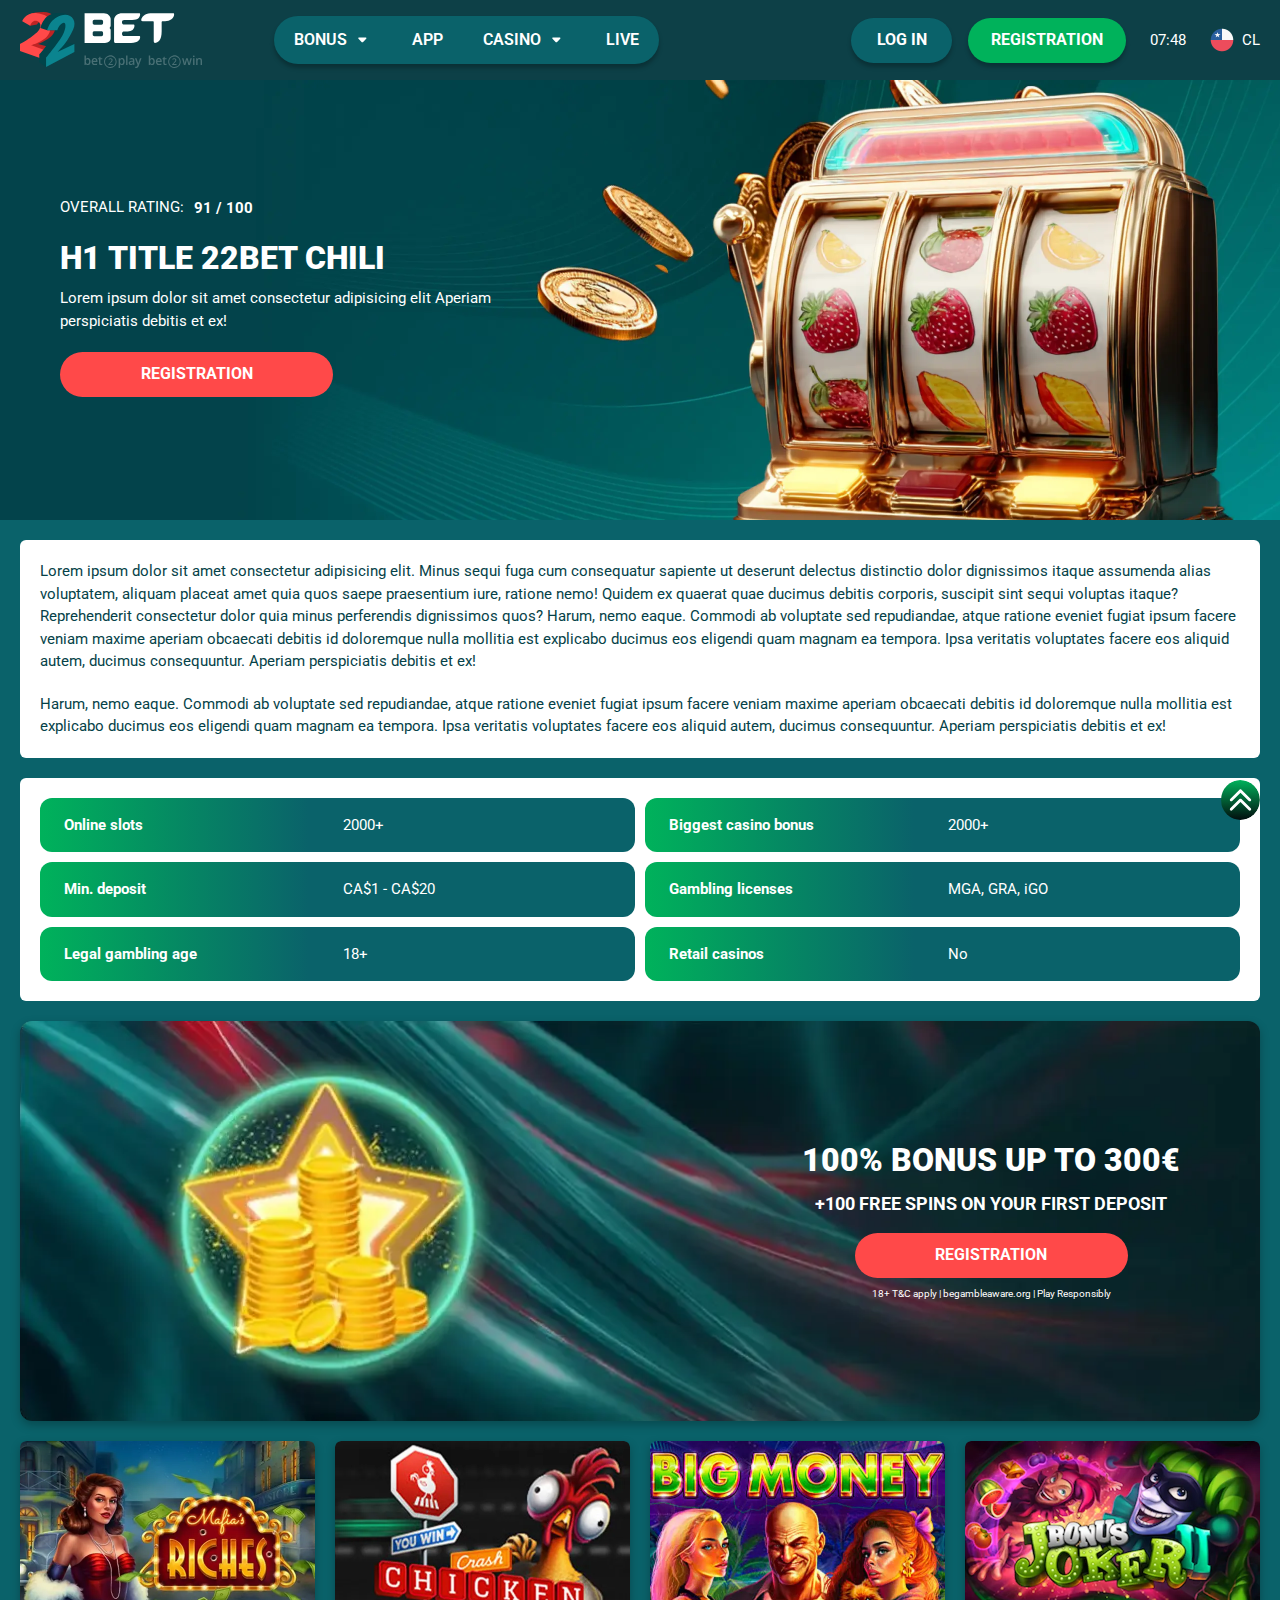
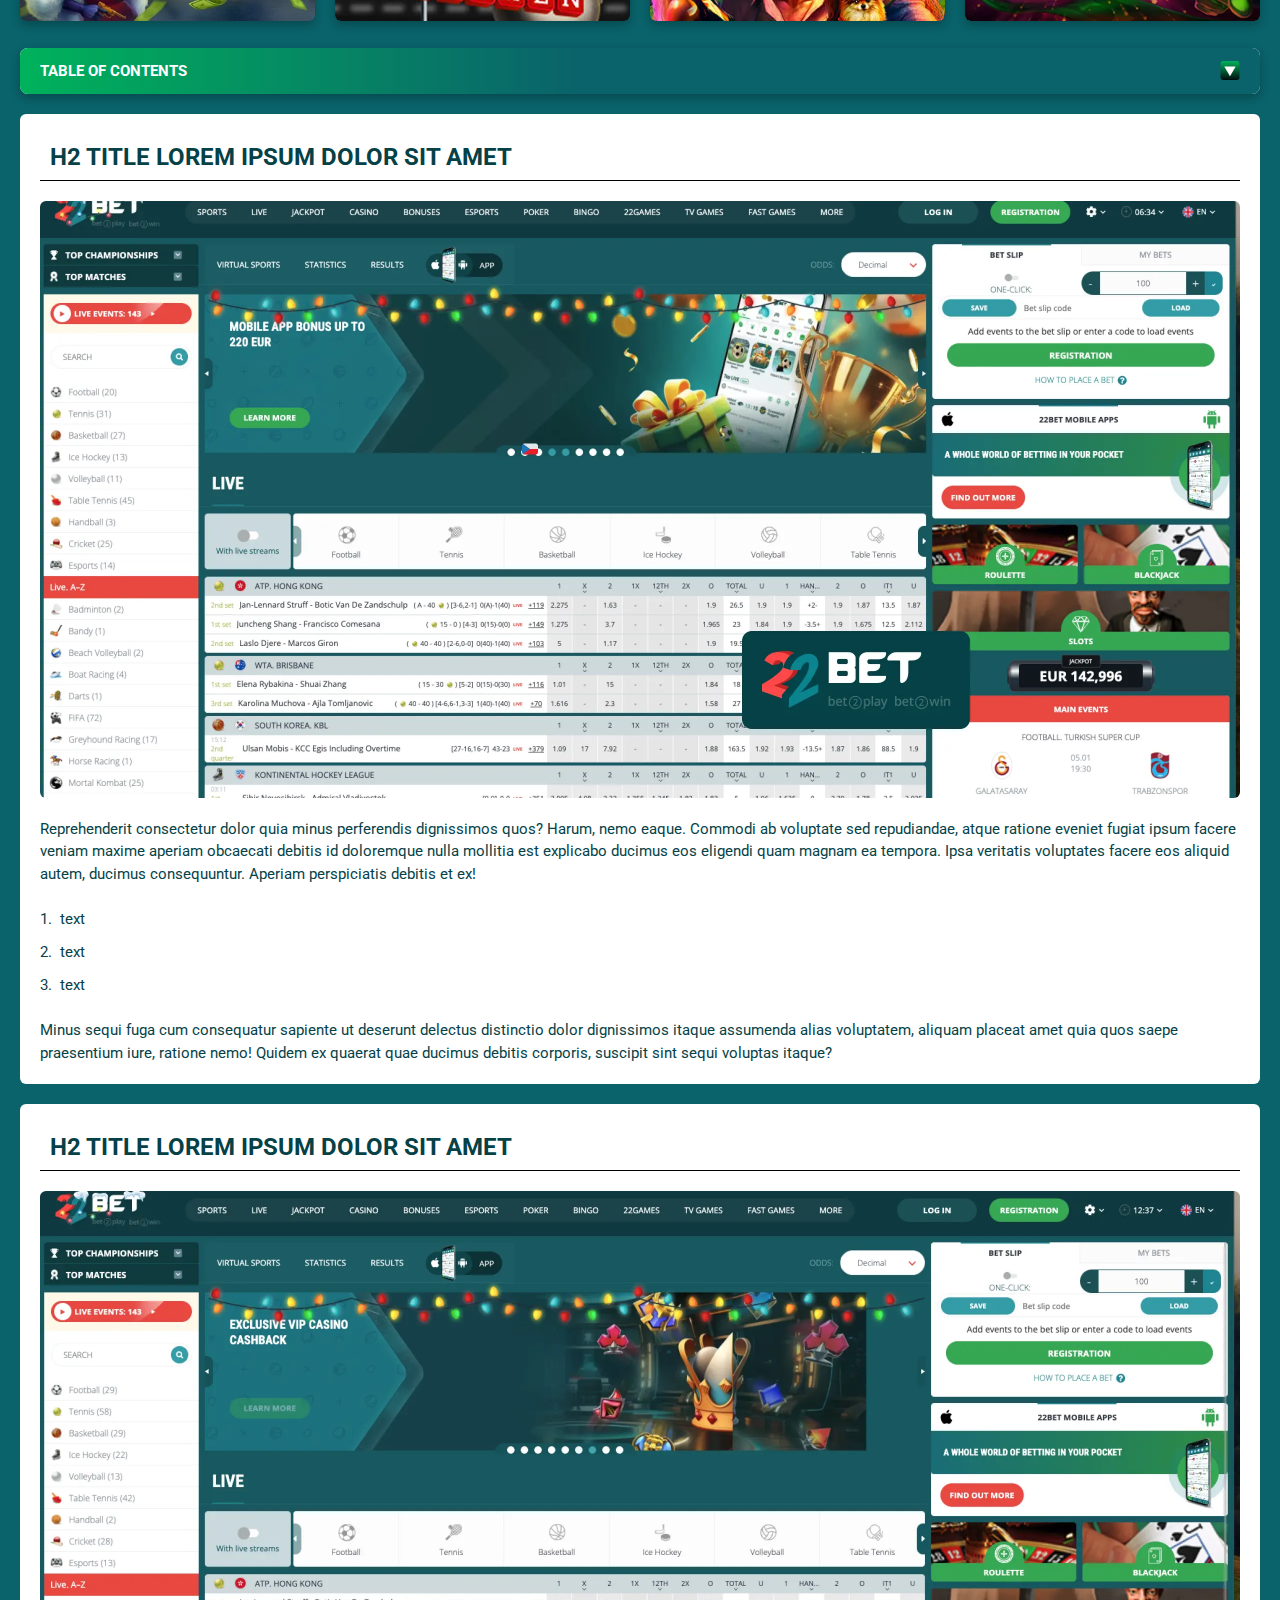
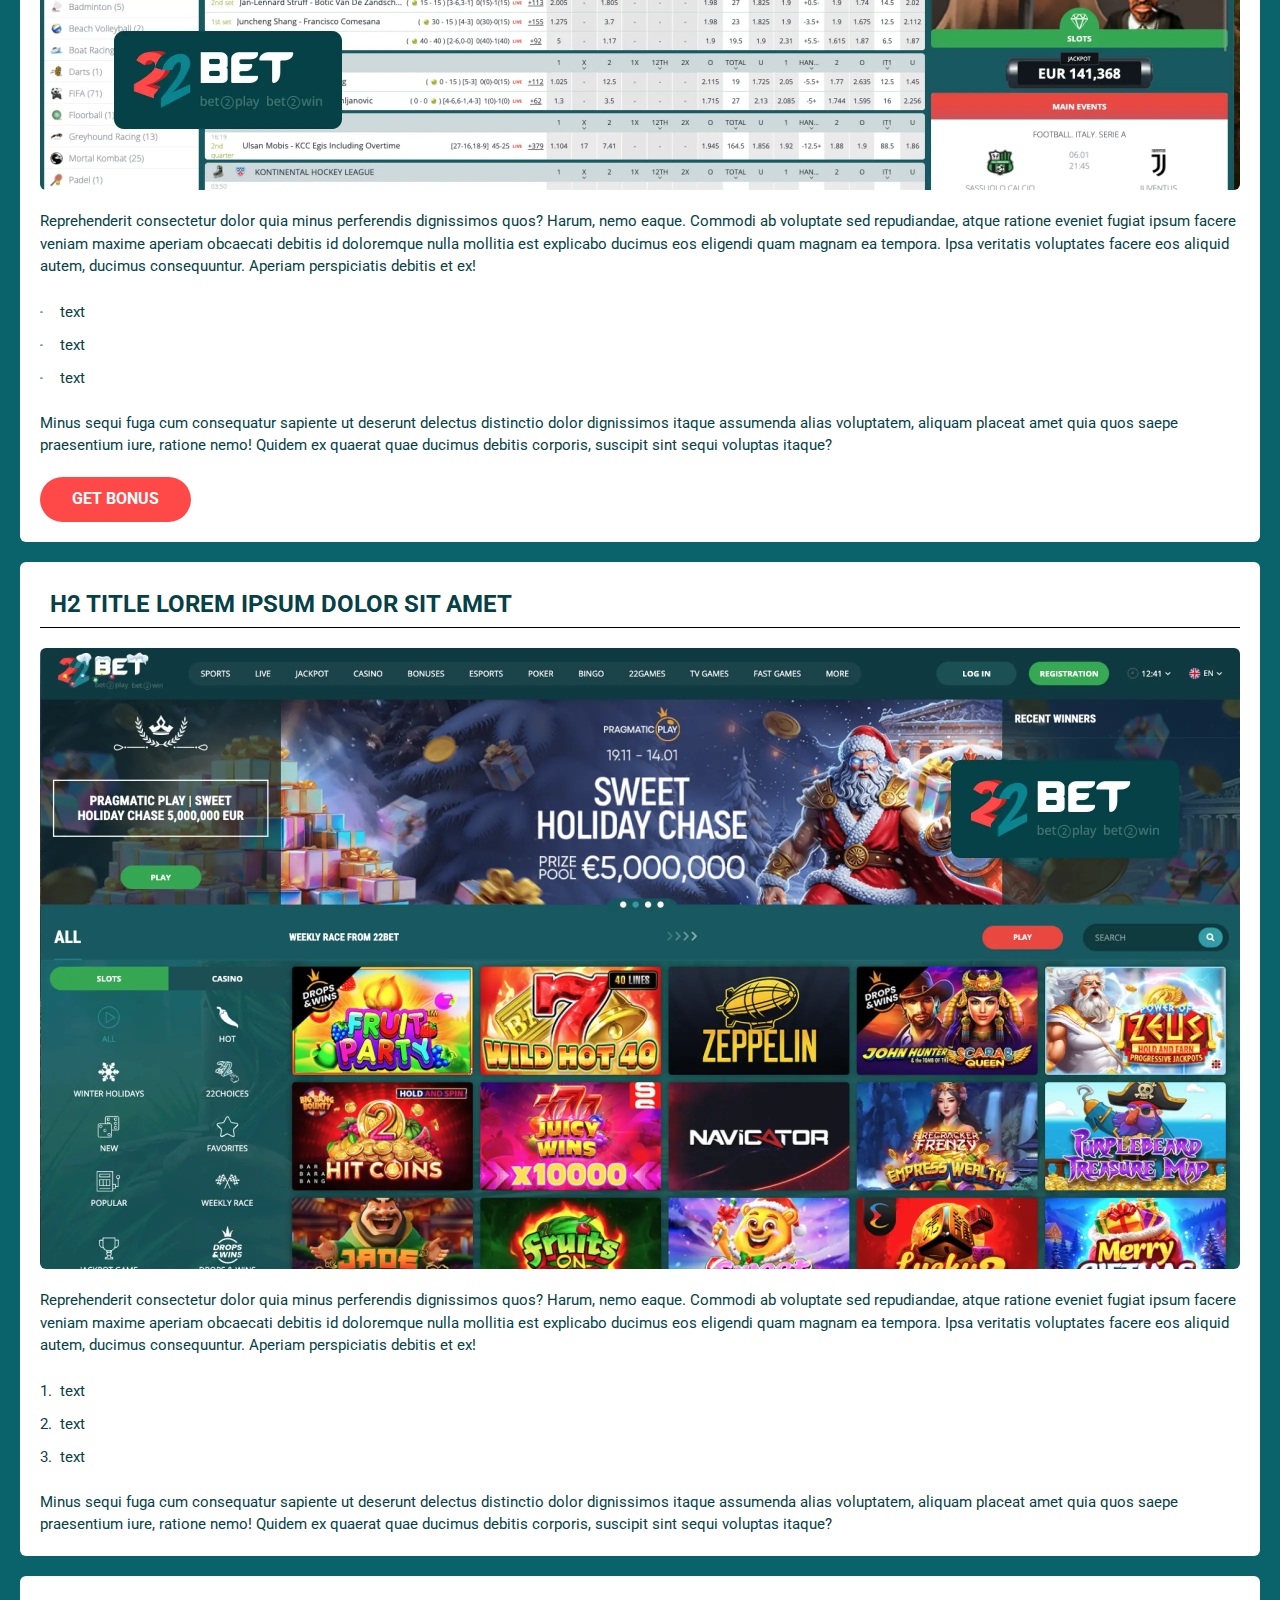
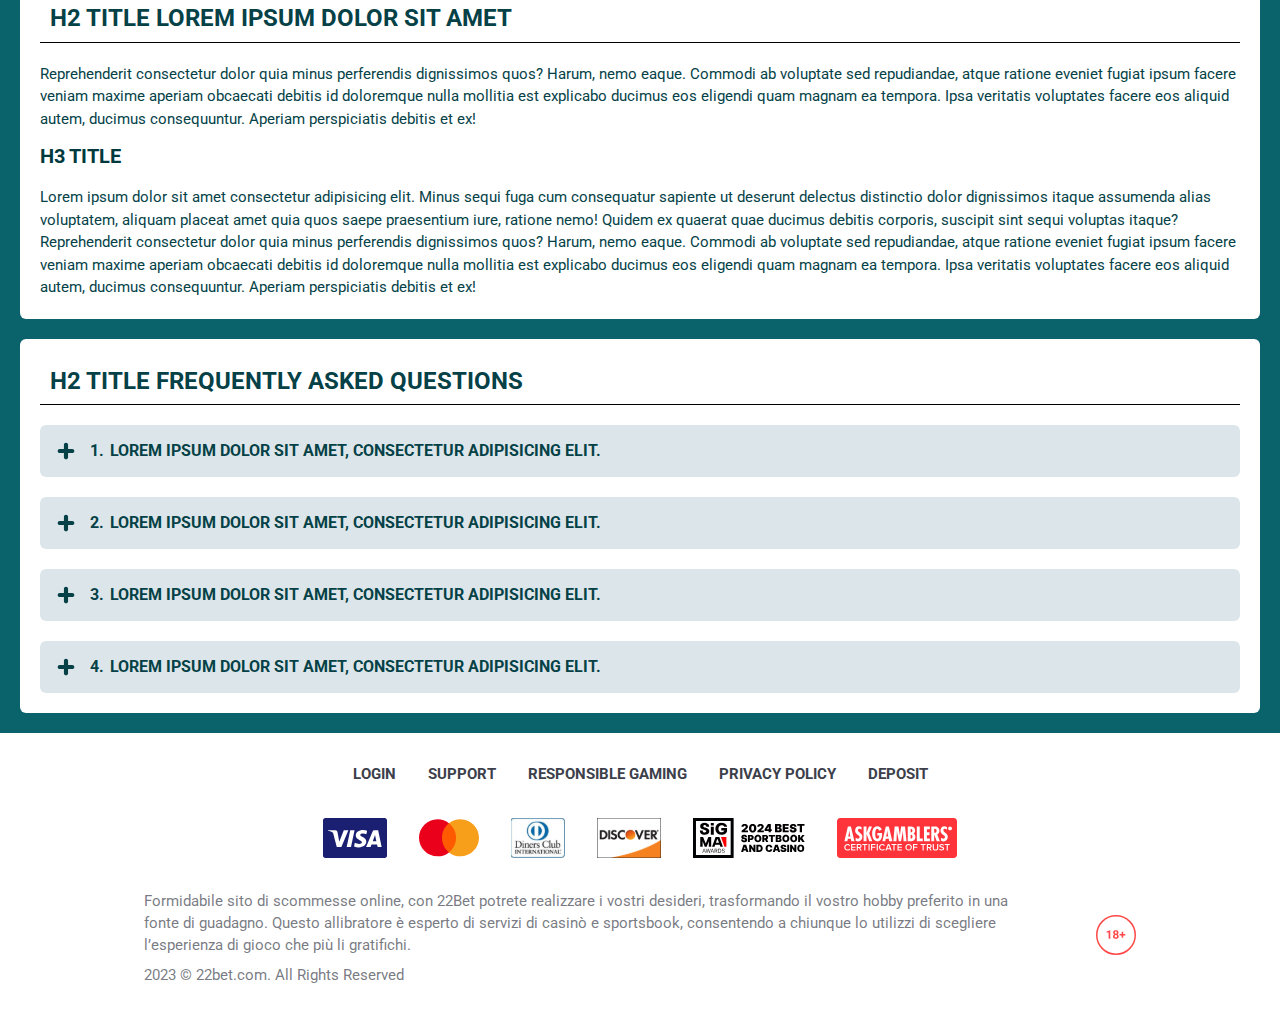
<file: index.html>
<!DOCTYPE html>
<html lang="cl">
  <head>
    <meta charset="UTF-8" />
   
    <meta name="viewport" content="width=device-width, initial-scale=1.0" />
    <title>22Bet </title>
    <meta name="description" content />
    <meta property="og:site_name" content />
    <meta property="og:title" content />
    <meta property="og:type" content="website" />
    <meta property="og:url" content />
    <meta property="og:image" content />
    <meta property="og:image:alt" content />
    <meta property="og:locale" content="cl" />
    <meta property="og:description" content />
    <link rel="preconnect" href="https://fonts.googleapis.com" />
    <link rel="preconnect" href="https://fonts.gstatic.com" crossorigin="anonymous" />
   <link href="https://fonts.googleapis.com/css2?family=Open+Sans:ital,wght@0,300..800;1,300..800&display=swap" rel="stylesheet">
<link href="https://fonts.googleapis.com/css?family=Roboto+Condensed&display=swap" rel="stylesheet">
<link href="https://fonts.googleapis.com/css2?family=Roboto:ital,wght@0,100..900;1,100..900&display=swap" rel="stylesheet">

   <link rel="stylesheet" href="./css/reset.css" />
    <link rel="stylesheet" href="./css/main.css" />
    <link rel="stylesheet" href="./css/media.css"/>
    <link rel="icon" href="./images/Group.png" type="image/x-icon"/>
    <script
    src="https://code.jquery.com/jquery-3.6.1.min.js"
    integrity="sha256-o88AwQnZB+VDvE9tvIXrMQaPlFFSUTR+nldQm1LuPXQ="
    crossorigin="anonymous"
  ></script>
  </head>
  <body>
    <header class="header">
      <section class="content header__content">
        <a href="./index.html" class="logo header__logo"
          ><img src="./images/logo.svg" alt="logo" title
        /></a>
        <button class="header__btn-menu" >
          <svg width="16px" height="16px" viewBox="0 0 16 16" xmlns="http://www.w3.org/2000/svg">
              <rect y="0" width="16" height="3" rx="1.5"></rect>
              <rect y="6.5" width="16" height="3" rx="1.5"></rect>
              <rect y="13" width="16" height="3" rx="1.5"></rect>
            </svg>
        </button>

          <nav class="menu header__menu">
            <ul class="header__menu-list">
                
              <li class="" >
              <div class="header__menu-wrapper">
                <div class="js-button-expander js-button-expander--menu" >
                <a href="./bonus.html" >
                <span>Bonus</span>
              </a>
              </div>
              <div class="header__menu-wrap js-expand-content js-expand-content--menu">
                <ul >
                  <li>
                    <a href="./freeSpins.html">
                    <span>Free Spins</span>
                  </a></li>
                  <li><a href="./promoCode.html">
                    <span>Promo Code</span>
                  </a>
                </li>
                  <li><a href="./welcomeBonus.html">
                    <span>Welcome Bonus</span>
                  </a>
                </li>
                <li><a href="./vip.html">
                    <span>VIP</span>
                  </a>
                </li>
                </ul>
              </div>
              </div>
               <a href="./bonus.html" class="header__menu-item">
                <span>Bonus</span>
              </a>
            </li>
              <li>
                <a href="./app.html">
                 App
                </a>
              </li>
              
              <li class="">
              <div class="header__menu-wrapper">
                <div class="js-button-expander js-button-expander--menu" >
                <a href="./casino.html" >
                <span> Casino</span>
              </a>
              </div>
              <div class="header__menu-wrap js-expand-content js-expand-content--menu">
                <ul >
                  <li>
                    <a href="./slots.html">
                    <span>Slots</span>
                  </a></li>
                 
                </ul>
              </div>
              </div>
               <a href="./casino.html" class="header__menu-item">
                <span>Casino</span>
              </a>
            </li>
               <li>
                <a href="./live.html">
               Live
                </a>
              </li>
              <li>
                    <a href="./freeSpins.html">
                    <span>Free Spins</span>
                  </a></li>
                  <li><a href="./promoCode.html">
                    <span>Promo Code</span>
                  </a>
                </li>
                  <li><a href="./welcomeBonus.html">
                    <span>Welcome Bonus</span>
                  </a>
                </li>
                <li><a href="./vip.html">
                    <span>VIP</span>
                  </a>
                </li>
             <li>
                    <a href="./slots.html">
                    <span>Slots</span>
                  </a></li>
             
             
            </ul>
            <div class="header__button header__button-menu " >
              <a href="#" class="button  button__login-menu">log in</a>
              <a href="#" class="button button__menu">registration</a>
            </div>
           
          </nav>
            <a href="#" class="button button__login">log in</a>
            <a href="#" class="button button__singup">registration</a>
            <div id="clock" class="header__time">00:00</div>
            <a href="" class="header__flag">
                <span><img src="./images/flag.png" alt="flag" title /></span>
                <span>cl</span>
              </a>
      </section>
    </header>
     <main class="main home main-page">
        <section class=" hero hero__page">
           
            <div class="background">
              <img src="./images/main/bg-main.webp" alt="hero" title />
              
            </div>
            <div class="hero__wrapper">
              <div class="hero__data">
                <div class="hero__rating" >
                  <p>Overall Rating:</p>
                 
                  <span >
                    <span >91</span>
                  <span>/</span> 
                  <span >100</span>
                  
                  </span>
                </div>
                <h1 class="title general hero__title">
                H1 Title 22bet chili
                </h1>
                <p class="hero__text">Lorem ipsum dolor sit amet consectetur adipisicing elit Aperiam perspiciatis debitis et ex!</p>
                <a href="#" class="button  hero__button">registration</a>
               
              </div>
             
            </div>
          </section>
      <section class="main__wrap main__wrap-page">
       
       <section class="content__wrapper content__wrapper-page">

         
        
       
          <section class="content article">
            <p>
           Lorem ipsum dolor sit amet consectetur adipisicing elit. Minus sequi fuga cum consequatur sapiente ut deserunt delectus distinctio dolor dignissimos itaque assumenda alias voluptatem, aliquam placeat amet quia quos saepe praesentium iure, ratione nemo! Quidem ex quaerat quae ducimus debitis corporis, suscipit sint sequi voluptas itaque? Reprehenderit consectetur dolor quia minus perferendis dignissimos quos? Harum, nemo eaque. Commodi ab voluptate sed repudiandae, atque ratione eveniet fugiat ipsum facere veniam maxime aperiam obcaecati debitis id doloremque nulla mollitia est explicabo ducimus eos eligendi quam magnam ea tempora. Ipsa veritatis voluptates facere eos aliquid autem, ducimus consequuntur. Aperiam perspiciatis debitis et ex! </p>
            <p>
            Harum, nemo eaque. Commodi ab voluptate sed repudiandae, atque ratione eveniet fugiat ipsum facere veniam maxime aperiam obcaecati debitis id doloremque nulla mollitia est explicabo ducimus eos eligendi quam magnam ea tempora. Ipsa veritatis voluptates facere eos aliquid autem, ducimus consequuntur. Aperiam perspiciatis debitis et ex!
            </p>
          </section>
      <section class="content features">
           
              <table class="features__table">
               <tbody class="features__group">
                 
                   <tr>
                   <td>Online slots</td>
                   <td>2000+</td>
                  </tr>
                  <tr>
                   <td>Biggest casino bonus</td>
                   <td>2000+</td>
                  </tr>
                  <tr>
                   <td>Min. deposit</td>
                   <td>CA$1 - CA$20</td>
                  </tr>
              
                     <tr>
                     <td>Gambling licenses</td>
                     <td>MGA, GRA, iGO</td>
                   </tr>
                   <tr>
                     <td>Legal gambling age</td>
                     <td>18+</td>
                   </tr>
                   <tr>
                     <td>Retail casinos</td>
                     <td>No</td>
                   </tr>
                
               </tbody>
             </table>
            
         
           </section>  

        
             
             <section class="content banner banner-main">
            <div class="background ">
              
              <img src="./images/main/banner-main.webp" alt="banner" title />
              
            </div>
            <div class="banner__info">
              
              <h2 class="title high banner__title-main">
              100% BONUS UP TO 300€
              </h2>
            <p class="banner__subtitle">+100 free spins on your first deposit</p>
              <a href="#" class="button banner__button">registration</a>
              <span>18+ T&C apply | begambleaware.org | Play Responsibly</span>
            </div>
          </section>
          
           <section class="content casino">
           
              <ul class="casino__list casino__list-page ">
                <li class="casino__item">
                    <div class="casino__wrapper">
                      <img class="casino__img" src="./images/main/card-main1.webp" alt="" title>
                    <div class="casino__hover casino__hover-live">
                        
                        <div class="casino-box">
                            
                        <a href="#" class="button  casino__buttons">Play now</a>
                        </div>
                    </div>
                    </div>
                    
                </li>
                <li class="casino__item">
                  <div class="casino__wrapper">
                    <img class="casino__img" src="./images/main/card-main2.webp" alt="" title>
                <div class="casino__hover casino__hover-live">
                      
                        <div class="casino-box">
                            
                        <a href="#" class="button  casino__buttons">Play now</a>
                        </div>
                    </div>
                  </div>
                 
              </li>
              <li class="casino__item">
                <div class="casino__wrapper">
                  <img class="casino__img" src="./images/main/card-main3.webp" alt="" title>
               <div class="casino__hover casino__hover-live">
                        
                        <div class="casino-box">
                            
                        <a href="#" class="button  casino__buttons">Play now</a>
                        </div>
                    </div>
               
            </li>
             <li class="casino__item">
                <div class="casino__wrapper">
                  <img class="casino__img" src="./images/main/card-main4.webp" alt="" title>
               <div class="casino__hover casino__hover-live">
                        
                        <div class="casino-box">
                            
                        <a href="#" class="button  casino__buttons">Play now</a>
                        </div>
                    </div>
               
            </li>
           
           
    
      

              </ul>
         </section>
              <section class="content menu-review__content">
              

            
                <div class="menu__review-desk menu__review-content">table of contents</div>
                <ul class="menu__review menu__review-list">
                  <li><a href="#">H2 title  Lorem ipsum dolor sit amet</a></li>
                    <li><a href="#">H2 title  Lorem ipsum dolor sit amet</a></li>
                      <li><a href="#">H2 title  Lorem ipsum dolor sit amet</a></li>
                        <li><a href="#">H2 title  Lorem ipsum dolor sit amet</a></li>
                          <li><a href="#">H2 title  Lorem ipsum dolor sit amet</a></li>
                           <li><a href="#">H2 title Frequently Asked Questions</a></li>
                         
                          
                </ul>
             
          
          </section>
          
        
          <section class="content article">
            <h2 class="title high article__title">H2 title  Lorem ipsum dolor sit amet</h2>
             <div class="images">
              <img src="./images/main/image1-main.webp" alt="banner" title />
            </div>
            <p>
             Reprehenderit consectetur dolor quia minus perferendis dignissimos quos? Harum, nemo eaque. Commodi ab voluptate sed repudiandae, atque ratione eveniet fugiat ipsum facere veniam maxime aperiam obcaecati debitis id doloremque nulla mollitia est explicabo ducimus eos eligendi quam magnam ea tempora. Ipsa veritatis voluptates facere eos aliquid autem, ducimus consequuntur. Aperiam perspiciatis debitis et ex!</p>
           
           <ol>
            <li>text</li>
            <li>text</li>
            <li>text</li>
                </ol>
                <p>Minus sequi fuga cum consequatur sapiente ut deserunt delectus distinctio dolor dignissimos itaque assumenda alias voluptatem, aliquam placeat amet quia quos saepe praesentium iure, ratione nemo! Quidem ex quaerat quae ducimus debitis corporis, suscipit sint sequi voluptas itaque? </p>
            </section>
           <section class="content article">
            <h2 class="title high article__title">H2 title  Lorem ipsum dolor sit amet</h2>
             <div class="images">
              <img src="./images/main/image2-main.webp" alt="banner" title />
            </div>
             <p>
             Reprehenderit consectetur dolor quia minus perferendis dignissimos quos? Harum, nemo eaque. Commodi ab voluptate sed repudiandae, atque ratione eveniet fugiat ipsum facere veniam maxime aperiam obcaecati debitis id doloremque nulla mollitia est explicabo ducimus eos eligendi quam magnam ea tempora. Ipsa veritatis voluptates facere eos aliquid autem, ducimus consequuntur. Aperiam perspiciatis debitis et ex!</p>
           
           <ul>
            <li>text</li>
            <li>text</li>
            <li>text</li>
                </ul>
                <p>Minus sequi fuga cum consequatur sapiente ut deserunt delectus distinctio dolor dignissimos itaque assumenda alias voluptatem, aliquam placeat amet quia quos saepe praesentium iure, ratione nemo! Quidem ex quaerat quae ducimus debitis corporis, suscipit sint sequi voluptas itaque? </p>
            <a href="#" class="button">Get  Bonus</a>
          </section>
           <section class="content article">
            <h2 class="title high article__title">H2 title  Lorem ipsum dolor sit amet</h2>
             <div class="images">
              <img src="./images/main/image3-main.webp" alt="banner" title />
            </div>
            <p>
             Reprehenderit consectetur dolor quia minus perferendis dignissimos quos? Harum, nemo eaque. Commodi ab voluptate sed repudiandae, atque ratione eveniet fugiat ipsum facere veniam maxime aperiam obcaecati debitis id doloremque nulla mollitia est explicabo ducimus eos eligendi quam magnam ea tempora. Ipsa veritatis voluptates facere eos aliquid autem, ducimus consequuntur. Aperiam perspiciatis debitis et ex!</p>
           
           <ol>
            <li>text</li>
            <li>text</li>
            <li>text</li>
                </ol>
                <p>Minus sequi fuga cum consequatur sapiente ut deserunt delectus distinctio dolor dignissimos itaque assumenda alias voluptatem, aliquam placeat amet quia quos saepe praesentium iure, ratione nemo! Quidem ex quaerat quae ducimus debitis corporis, suscipit sint sequi voluptas itaque? </p>
           </section>
           <section class="content article">
            <h2 class="title high article__title">H2 title  Lorem ipsum dolor sit amet</h2>
            <p>Reprehenderit consectetur dolor quia minus perferendis dignissimos quos? Harum, nemo eaque. Commodi ab voluptate sed repudiandae, atque ratione eveniet fugiat ipsum facere veniam maxime aperiam obcaecati debitis id doloremque nulla mollitia est explicabo ducimus eos eligendi quam magnam ea tempora. Ipsa veritatis voluptates facere eos aliquid autem, ducimus consequuntur. Aperiam perspiciatis debitis et ex!</p>
           <h3>h3 title</h3>
           <p>Lorem ipsum dolor sit amet consectetur adipisicing elit. Minus sequi fuga cum consequatur sapiente ut deserunt delectus distinctio dolor dignissimos itaque assumenda alias voluptatem, aliquam placeat amet quia quos saepe praesentium iure, ratione nemo! Quidem ex quaerat quae ducimus debitis corporis, suscipit sint sequi voluptas itaque? Reprehenderit consectetur dolor quia minus perferendis dignissimos quos? Harum, nemo eaque. Commodi ab voluptate sed repudiandae, atque ratione eveniet fugiat ipsum facere veniam maxime aperiam obcaecati debitis id doloremque nulla mollitia est explicabo ducimus eos eligendi quam magnam ea tempora. Ipsa veritatis voluptates facere eos aliquid autem, ducimus consequuntur. Aperiam perspiciatis debitis et ex!</p>
             </section>

          <section class="content faq">
            <h2 class="title high faq__title">H2 title  Frequently Asked Questions </h2>
            <ol class="faq__list " >
              <li class="faq__item"  >
                <h3 class="title medium faq__subtitle js-button-expander js-button-expander--faq"  > Lorem ipsum dolor sit amet, consectetur adipisicing elit.
                 </h3>
                <div  class="faq__answer js-expand-content js-expand-content--faq" >
                  <p  >
                  Lorem ipsum dolor sit amet, consectetur adipisicing elit. Dolorum velit harum repellendus quia distinctio dolorem temporibus totam nostrum facilis, incidunt ab dolor vel. Ipsum provident laborum atque, iste dolorum cupiditate at nam. Dignissimos accusamus ipsam, amet perspiciatis dolore quibusdam provident. </p>
                </div>
              </li>
              <li class="faq__item"  >
                <h3 class="title medium faq__subtitle js-button-expander js-button-expander--faq"  >Lorem ipsum dolor sit amet, consectetur adipisicing elit.</h3>
                <div class="faq__answer js-expand-content js-expand-content--faq" >
                  <p  >
                 Lorem ipsum dolor sit amet, consectetur adipisicing elit. Dolorum velit harum repellendus quia distinctio dolorem temporibus totam nostrum facilis, incidunt ab dolor vel. Ipsum provident laborum atque, iste dolorum cupiditate at nam. Dignissimos accusamus ipsam, amet perspiciatis dolore quibusdam provident. </p>
                </div>
              </li> 
              <li class="faq__item"  >
                <h3 class="title medium faq__subtitle js-button-expander js-button-expander--faq"  >Lorem ipsum dolor sit amet, consectetur adipisicing elit.</h3>
                <div class="faq__answer js-expand-content js-expand-content--faq" >
                  <p  >
                  Lorem ipsum dolor sit amet, consectetur adipisicing elit. Dolorum velit harum repellendus quia distinctio dolorem temporibus totam nostrum facilis, incidunt ab dolor vel. Ipsum provident laborum atque, iste dolorum cupiditate at nam. Dignissimos accusamus ipsam, amet perspiciatis dolore quibusdam provident. </p>
                </div>
              </li> 
              <li class="faq__item"  >
                <h3 class="title medium faq__subtitle js-button-expander js-button-expander--faq"  >Lorem ipsum dolor sit amet, consectetur adipisicing elit.</h3>
                <div class="faq__answer js-expand-content js-expand-content--faq" >
                  <p  >
                  Lorem ipsum dolor sit amet, consectetur adipisicing elit. Dolorum velit harum repellendus quia distinctio dolorem temporibus totam nostrum facilis, incidunt ab dolor vel. Ipsum provident laborum atque, iste dolorum cupiditate at nam. Dignissimos accusamus ipsam, amet perspiciatis dolore quibusdam provident.</p>
                </div>
              </li> 
             
            </ol>
          </section>
          
        </section> 
      
        <div class=""  onclick="scrollToTop()">
          <button class="main__arrow" id="scrollToTopBtn"></button>
        </div> 
        
      </section>
    </main> 
     <footer class=" footer ">
      <section class="content footer__content">
        <ul class="footer__menu">
         <li><a href="./login.html">Login</a></li>
         <li><a href="./support.html">Support</a></li>
         <li><a href="./responsible.html">Responsible Gaming</a></li>
         <li><a href="./policy.html">Privacy Policy</a></li>
         <li><a href="./deposit.html">Deposit</a></li>
        </ul>
       
          <ul class="footer__cards-list">
           
            <li>
              <a href="#"
                ><img src="./images/visa.svg" alt="cardvisa" title
              /></a>
            </li>
            <li>
              <a href="#"
                ><img
                  src="./images/mastercard.svg"
                  alt="mastercard"
                  title
              /></a>
            </li>
            <li>
                <a href="#"
                  ><img src="./images/diners.svg" alt="diners" title
                /></a>
              </li>
              <li>
                <a href="#"
                  ><img src="./images/discover.svg" alt="discover" title
                /></a>
              </li>
              <li>
                <a href="#"
                  ><img src="./images/sigma.svg" alt="sigma" title
                /></a>
              </li>
              <li>
                <a href="#"
                  ><img src="./images/ask.svg" alt="ask" title
                /></a>
              </li>
            
          </ul>
       
        <div class="footer__wrapp">
          <div class="footer__text">
           <p>Formidabile sito di scommesse online, con 22Bet potrete realizzare i vostri desideri, trasformando il vostro hobby preferito in una fonte di guadagno. Questo allibratore è esperto di servizi di casinò e sportsbook, consentendo a chiunque lo utilizzi di scegliere l’esperienza di gioco che più li gratifichi.</p>
            <p>2023 &copy; 22bet.com. All Rights Reserved
</p>
           
          </div>
          <div class="footer__age">
            <img src="./images/age.svg" alt="age" title />
          </div>
        </div>
      
      </section>
    </footer>
    <script src="./js/arrowUp.js" defer></script>
    <script src="./js/sidebar.js" defer></script>
    <script src="./js/expander.js" defer></script>
    <script src="./js/mobile-menu.js" defer></script>
    <script src="./js/clock.js" defer></script>
  </body>
</html>
</file>
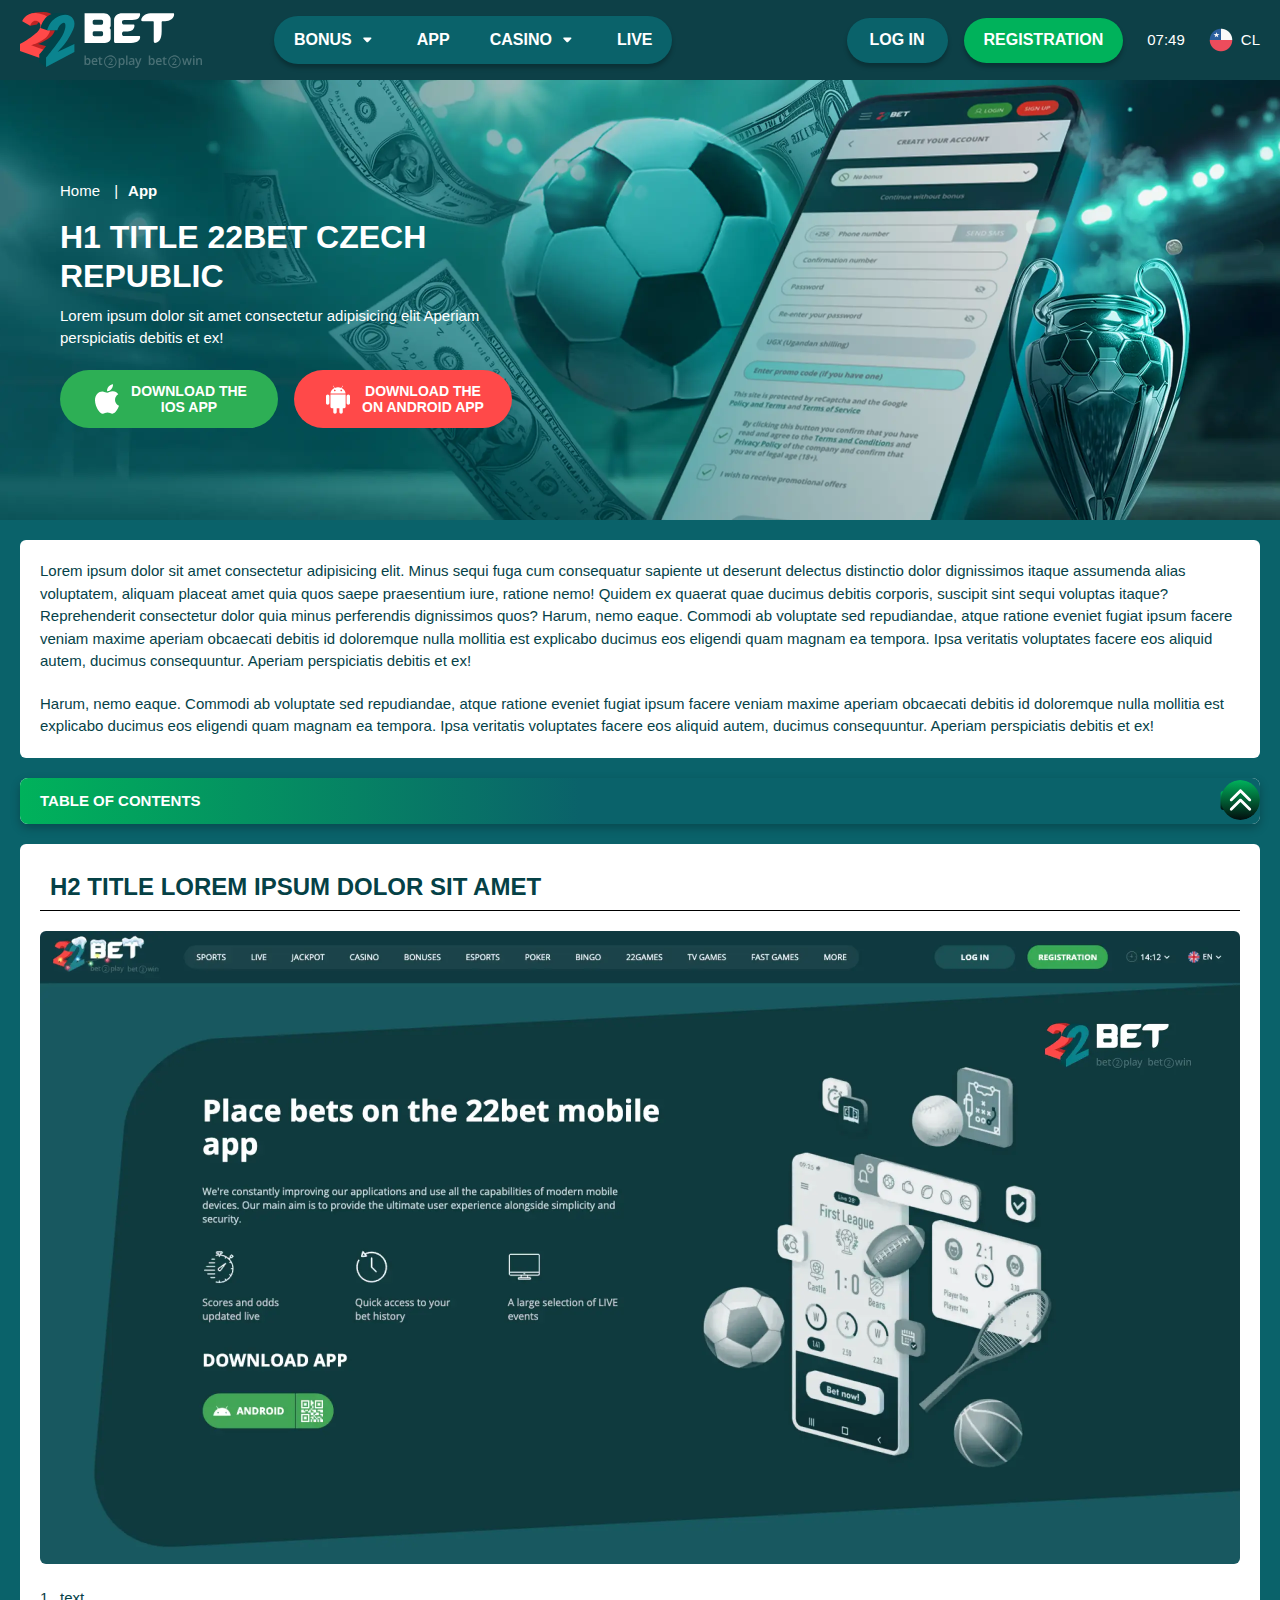
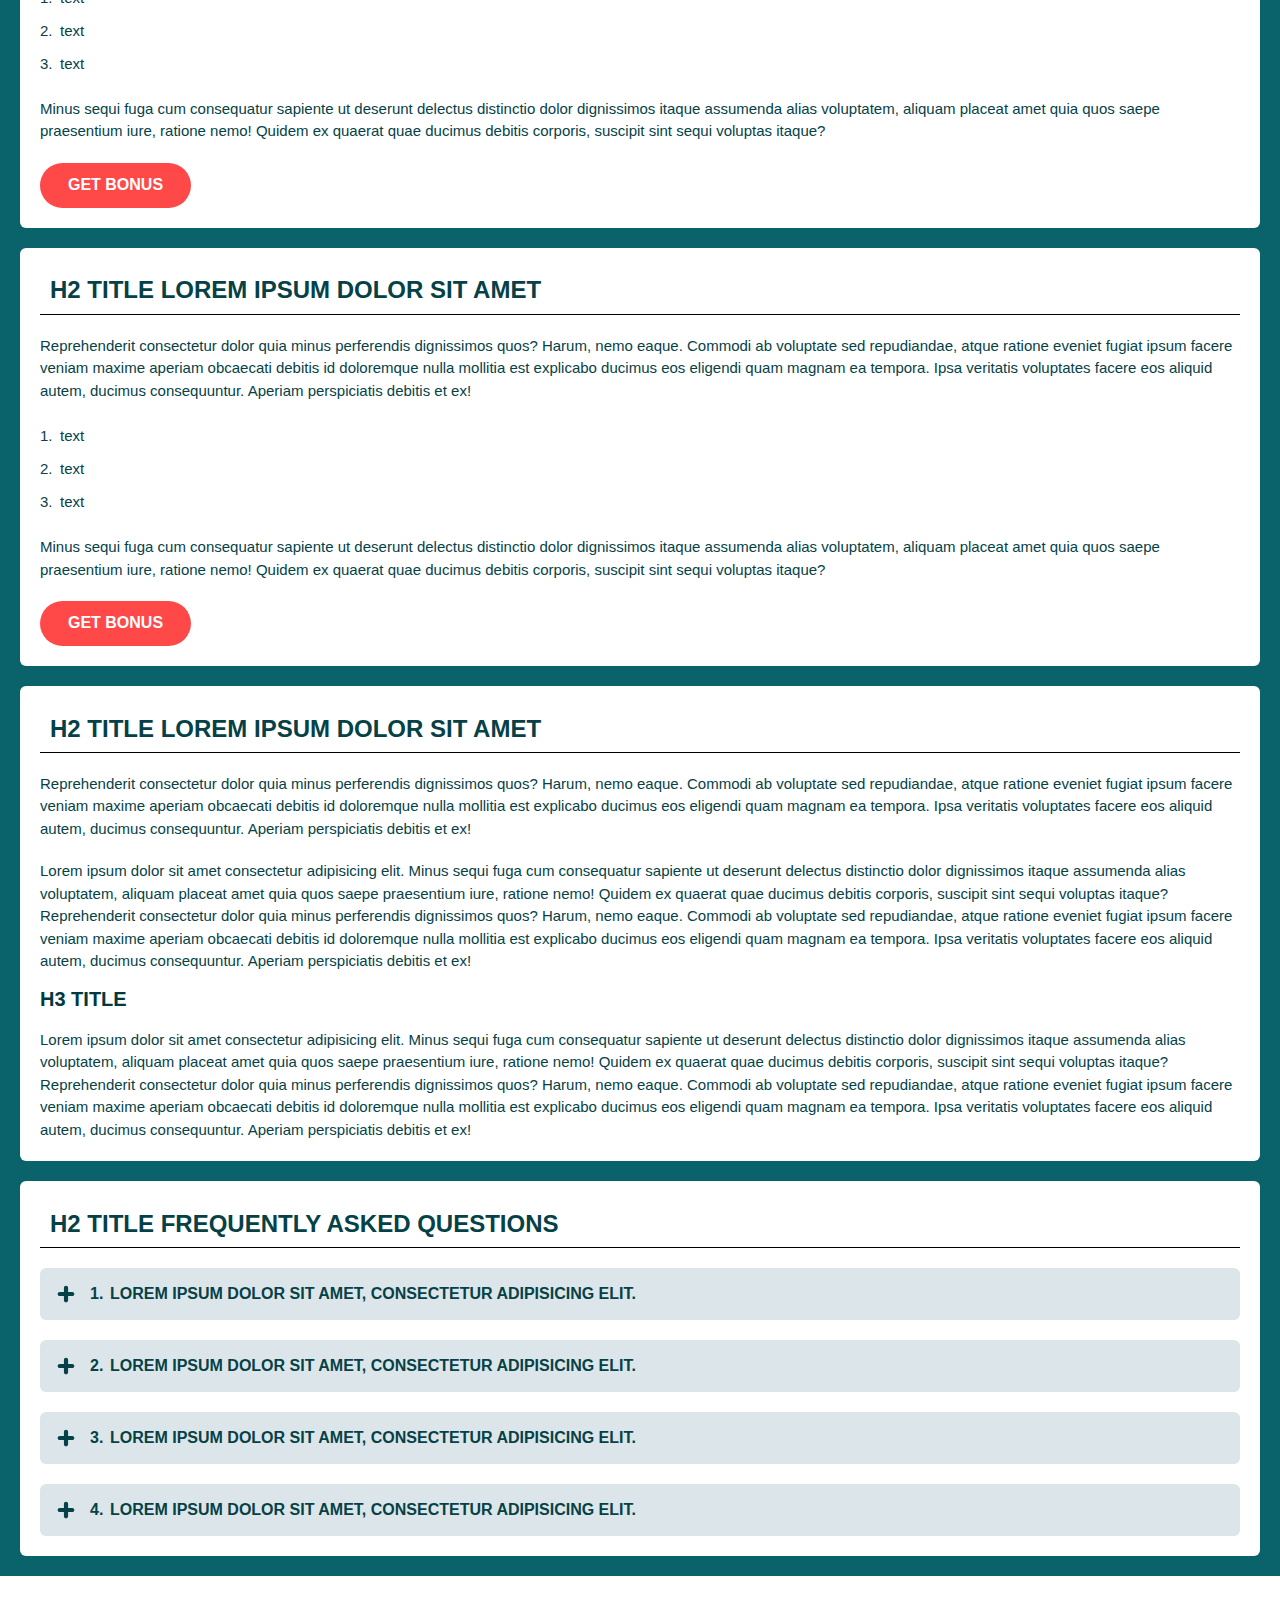
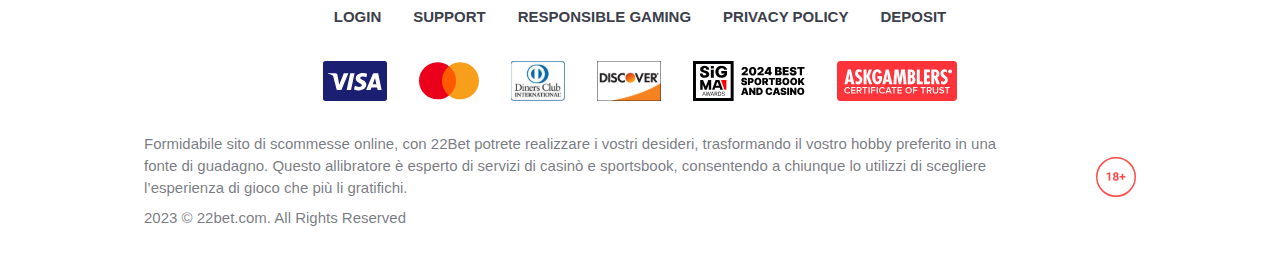
<file: app.html>
<!DOCTYPE html>
<html lang="cl">
  <head>
    <meta charset="UTF-8" />
   
    <meta name="viewport" content="width=device-width, initial-scale=1.0" />
    <title>22Bet </title>
    <meta name="description" content />
    <meta property="og:site_name" content />
    <meta property="og:title" content />
    <meta property="og:type" content="website" />
    <meta property="og:url" content />
    <meta property="og:image" content />
    <meta property="og:image:alt" content />
    <meta property="og:locale" content="cl" />
    <meta property="og:description" content />
    <link rel="preconnect" href="https://fonts.googleapis.com" />
    <link rel="preconnect" href="https://fonts.gstatic.com" crossorigin="anonymous" />
   <link href="https://fonts.googleapis.com/css2?family=Open+Sans:ital,wght@0,300..800;1,300..800&display=swap" rel="stylesheet">
<link href="https://fonts.googleapis.com/css?family=Roboto+Condensed&display=swap" rel="stylesheet">

   <link rel="stylesheet" href="./css/reset.css" />
    <link rel="stylesheet" href="./css/main.css" />
    <link rel="stylesheet" href="./css/media.css"/>
    <link rel="icon" href="./images/Group.png" type="image/x-icon"/>
    <script
    src="https://code.jquery.com/jquery-3.6.1.min.js"
    integrity="sha256-o88AwQnZB+VDvE9tvIXrMQaPlFFSUTR+nldQm1LuPXQ="
    crossorigin="anonymous"
  ></script>
  </head>
  <body>
    <header class="header">
      <section class="content header__content">
        <a href="./index.html" class="logo header__logo"
          ><img src="./images/logo.svg" alt="logo" title
        /></a>
        <button class="header__btn-menu" >
          <svg width="16px" height="16px" viewBox="0 0 16 16" xmlns="http://www.w3.org/2000/svg">
              <rect y="0" width="16" height="3" rx="1.5"></rect>
              <rect y="6.5" width="16" height="3" rx="1.5"></rect>
              <rect y="13" width="16" height="3" rx="1.5"></rect>
            </svg>
        </button>

          <nav class="menu header__menu">
            <ul class="header__menu-list">
                
              <li class="">
              <div class="header__menu-wrapper">
                <div class="js-button-expander js-button-expander--menu" >
                <a href="./bonus.html" >
                <span>Bonus</span>
              </a>
              </div>
              <div class="header__menu-wrap js-expand-content js-expand-content--menu">
                <ul >
                  <li>
                    <a href="./freeSpins.html">
                    <span>Free Spins</span>
                  </a></li>
                  <li><a href="./promoCode.html">
                    <span>Promo Code</span>
                  </a>
                </li>
                  <li><a href="./welcomeBonus.html">
                    <span>Welcome Bonus</span>
                  </a>
                </li>
                <li><a href="./vip.html">
                    <span>VIP</span>
                  </a>
                </li>
                </ul>
              </div>
              </div>
               <a href="./bonus.html" class="header__menu-item">
                <span>Bonus</span>
              </a>
            </li>
              <li>
                <a href="./app.html">
                 App
                </a>
              </li>
              
              <li class="">
              <div class="header__menu-wrapper">
                <div class="js-button-expander js-button-expander--menu" >
                <a href="./casino.html" >
                <span> Casino</span>
              </a>
              </div>
              <div class="header__menu-wrap js-expand-content js-expand-content--menu">
                <ul >
                  <li>
                    <a href="./slots.html">
                    <span>Slots</span>
                  </a></li>
                 
                </ul>
              </div>
              </div>
               <a href="./casino.html" class="header__menu-item">
                <span>Casino</span>
              </a>
            </li>
               <li>
                <a href="./live.html">
               Live
                </a>
              </li>
              <li>
                    <a href="./freeSpins.html">
                    <span>Free Spins</span>
                  </a></li>
                  <li><a href="./promoCode.html">
                    <span>Promo Code</span>
                  </a>
                </li>
                  <li><a href="./welcomeBonus.html">
                    <span>Welcome Bonus</span>
                  </a>
                </li>
                <li><a href="./vip.html">
                    <span>VIP</span>
                  </a>
                </li>
             <li>
                    <a href="./slots.html">
                    <span>Slots</span>
                  </a></li>
             
             
            </ul>
            <div class="header__button header__button-menu " >
              <a href="#" class="button  button__login-menu">log in</a>
              <a href="#" class="button button__menu">registration</a>
            </div>
           
          </nav>
            <a href="#" class="button button__login">log in</a>
            <a href="#" class="button button__singup">registration</a>
            <div id="clock" class="header__time">00:00</div>
            <a href="" class="header__flag">
                <span><img src="./images/flag.png" alt="flag" title /></span>
                <span>cl</span>
              </a>
      </section>
    </header>
     <main class="main home main-page">
        <section class=" hero hero__page">
           
            <div class="background background-page">
              <img src="./images/app/bg-app.webp" alt="hero" title />
              
            </div>
            <div class="hero__wrapper hero__wrapper-page">
              <div class="hero__data hero__data-bonus">
                <ul
                class="breadcrumbs "
                
              >
                <li
                  
                >
                  <a href="#" >
                    <span >Home</span></a
                  >
                 
                </li>
                <li
                  
                >
                  <a href="#" > <span >App</span></a>
                 
                </li>
              </ul>
                <h1 class="title general hero__title">
                 H1 Title 22bet Czech Republic
                </h1>
                 <p class="hero__text">Lorem ipsum dolor sit amet consectetur adipisicing elit Aperiam perspiciatis debitis et ex!</p>
               
              <div class="banner__content banner__content-app">
             
                  <a href="#" class="banner__btn banner__btn-app">
                    <img src="./images/main/apple-app.svg" alt="icon" title>
                   Download the </br>
IOS app
                  </a>
                  <a href="#" class="banner__btn banner__btn-android"
                    > <img src="./images/main/android-app.svg" alt="icon" title>Download the  </br>
on Android app</a
                  >
                </div>
              </div>
             
            </div>
          </section>
      <section class="main__wrap main__wrap-page">
       
       <section class="content__wrapper content__wrapper-page">
 <section class="content article">
            <p>
           Lorem ipsum dolor sit amet consectetur adipisicing elit. Minus sequi fuga cum consequatur sapiente ut deserunt delectus distinctio dolor dignissimos itaque assumenda alias voluptatem, aliquam placeat amet quia quos saepe praesentium iure, ratione nemo! Quidem ex quaerat quae ducimus debitis corporis, suscipit sint sequi voluptas itaque? Reprehenderit consectetur dolor quia minus perferendis dignissimos quos? Harum, nemo eaque. Commodi ab voluptate sed repudiandae, atque ratione eveniet fugiat ipsum facere veniam maxime aperiam obcaecati debitis id doloremque nulla mollitia est explicabo ducimus eos eligendi quam magnam ea tempora. Ipsa veritatis voluptates facere eos aliquid autem, ducimus consequuntur. Aperiam perspiciatis debitis et ex! </p>
            <p>
            Harum, nemo eaque. Commodi ab voluptate sed repudiandae, atque ratione eveniet fugiat ipsum facere veniam maxime aperiam obcaecati debitis id doloremque nulla mollitia est explicabo ducimus eos eligendi quam magnam ea tempora. Ipsa veritatis voluptates facere eos aliquid autem, ducimus consequuntur. Aperiam perspiciatis debitis et ex!
            </p>
          </section>
         
     <section class="content menu-review__content">
              

            
                <div class="menu__review-desk menu__review-content">table of contents</div>
                <ul class="menu__review menu__review-list">
                  <li><a href="#">H2 title  Lorem ipsum dolor sit amet</a></li>
                    <li><a href="#">H2 title  Lorem ipsum dolor sit amet</a></li>
                      <li><a href="#">H2 title  Lorem ipsum dolor sit amet</a></li>
                        <li><a href="#">H2 title  Lorem ipsum dolor sit amet</a></li>
                          <li><a href="#">H2 title  Lorem ipsum dolor sit amet</a></li>
                           <li><a href="#">H2 title Frequently Asked Questions</a></li>
                         
                          
                </ul>
             
          
          </section>
          
        
          <section class="content article">
            <h2 class="title high article__title">H2 title  Lorem ipsum dolor sit amet</h2>
             <div class="images">
              <img src="./images/app/image1-app.webp" alt="banner" title />
            </div>
           
           <ol>
            <li>text
</li>
            <li>text
</li>
            <li>text
</li>
               </ol>
               <p>Minus sequi fuga cum consequatur sapiente ut deserunt delectus distinctio dolor dignissimos itaque assumenda alias voluptatem, aliquam placeat amet quia quos saepe praesentium iure, ratione nemo! Quidem ex quaerat quae ducimus debitis corporis, suscipit sint sequi voluptas itaque? </p>
                <a href="#" class="button">Get  Bonus</a>
              </section>
         
         
          <section class="content article">
            <h2 class="title high article__title">H2 title  Lorem ipsum dolor sit amet</h2>
            
             <p>
             Reprehenderit consectetur dolor quia minus perferendis dignissimos quos? Harum, nemo eaque. Commodi ab voluptate sed repudiandae, atque ratione eveniet fugiat ipsum facere veniam maxime aperiam obcaecati debitis id doloremque nulla mollitia est explicabo ducimus eos eligendi quam magnam ea tempora. Ipsa veritatis voluptates facere eos aliquid autem, ducimus consequuntur. Aperiam perspiciatis debitis et ex!</p>
           
           <ol>
            <li>text</li>
            <li>text</li>
            <li>text</li>
                </ol>
                <p>Minus sequi fuga cum consequatur sapiente ut deserunt delectus distinctio dolor dignissimos itaque assumenda alias voluptatem, aliquam placeat amet quia quos saepe praesentium iure, ratione nemo! Quidem ex quaerat quae ducimus debitis corporis, suscipit sint sequi voluptas itaque? </p>
            <a href="#" class="button">Get  Bonus</a>
          </section>
           <section class="content article">
            <h2 class="title high article__title">H2 title  Lorem ipsum dolor sit amet</h2>
            <p>Reprehenderit consectetur dolor quia minus perferendis dignissimos quos? Harum, nemo eaque. Commodi ab voluptate sed repudiandae, atque ratione eveniet fugiat ipsum facere veniam maxime aperiam obcaecati debitis id doloremque nulla mollitia est explicabo ducimus eos eligendi quam magnam ea tempora. Ipsa veritatis voluptates facere eos aliquid autem, ducimus consequuntur. Aperiam perspiciatis debitis et ex!</p>
            <p>Lorem ipsum dolor sit amet consectetur adipisicing elit. Minus sequi fuga cum consequatur sapiente ut deserunt delectus distinctio dolor dignissimos itaque assumenda alias voluptatem, aliquam placeat amet quia quos saepe praesentium iure, ratione nemo! Quidem ex quaerat quae ducimus debitis corporis, suscipit sint sequi voluptas itaque? Reprehenderit consectetur dolor quia minus perferendis dignissimos quos? Harum, nemo eaque. Commodi ab voluptate sed repudiandae, atque ratione eveniet fugiat ipsum facere veniam maxime aperiam obcaecati debitis id doloremque nulla mollitia est explicabo ducimus eos eligendi quam magnam ea tempora. Ipsa veritatis voluptates facere eos aliquid autem, ducimus consequuntur. Aperiam perspiciatis debitis et ex!</p>
            
            <h3>h3 title</h3>
           <p>Lorem ipsum dolor sit amet consectetur adipisicing elit. Minus sequi fuga cum consequatur sapiente ut deserunt delectus distinctio dolor dignissimos itaque assumenda alias voluptatem, aliquam placeat amet quia quos saepe praesentium iure, ratione nemo! Quidem ex quaerat quae ducimus debitis corporis, suscipit sint sequi voluptas itaque? Reprehenderit consectetur dolor quia minus perferendis dignissimos quos? Harum, nemo eaque. Commodi ab voluptate sed repudiandae, atque ratione eveniet fugiat ipsum facere veniam maxime aperiam obcaecati debitis id doloremque nulla mollitia est explicabo ducimus eos eligendi quam magnam ea tempora. Ipsa veritatis voluptates facere eos aliquid autem, ducimus consequuntur. Aperiam perspiciatis debitis et ex!</p>
             </section>


       <section class="content faq">
            <h2 class="title high faq__title">H2 title  Frequently Asked Questions </h2>
            <ol class="faq__list " >
              <li class="faq__item"  >
                <h3 class="title medium faq__subtitle js-button-expander js-button-expander--faq"  > Lorem ipsum dolor sit amet, consectetur adipisicing elit.
                 </h3>
                <div  class="faq__answer js-expand-content js-expand-content--faq" >
                  <p  >
                  Lorem ipsum dolor sit amet, consectetur adipisicing elit. Dolorum velit harum repellendus quia distinctio dolorem temporibus totam nostrum facilis, incidunt ab dolor vel. Ipsum provident laborum atque, iste dolorum cupiditate at nam. Dignissimos accusamus ipsam, amet perspiciatis dolore quibusdam provident. </p>
                </div>
              </li>
              <li class="faq__item"  >
                <h3 class="title medium faq__subtitle js-button-expander js-button-expander--faq"  >Lorem ipsum dolor sit amet, consectetur adipisicing elit.</h3>
                <div class="faq__answer js-expand-content js-expand-content--faq" >
                  <p  >
                 Lorem ipsum dolor sit amet, consectetur adipisicing elit. Dolorum velit harum repellendus quia distinctio dolorem temporibus totam nostrum facilis, incidunt ab dolor vel. Ipsum provident laborum atque, iste dolorum cupiditate at nam. Dignissimos accusamus ipsam, amet perspiciatis dolore quibusdam provident. </p>
                </div>
              </li> 
              <li class="faq__item"  >
                <h3 class="title medium faq__subtitle js-button-expander js-button-expander--faq"  >Lorem ipsum dolor sit amet, consectetur adipisicing elit.</h3>
                <div class="faq__answer js-expand-content js-expand-content--faq" >
                  <p  >
                  Lorem ipsum dolor sit amet, consectetur adipisicing elit. Dolorum velit harum repellendus quia distinctio dolorem temporibus totam nostrum facilis, incidunt ab dolor vel. Ipsum provident laborum atque, iste dolorum cupiditate at nam. Dignissimos accusamus ipsam, amet perspiciatis dolore quibusdam provident. </p>
                </div>
              </li> 
              <li class="faq__item"  >
                <h3 class="title medium faq__subtitle js-button-expander js-button-expander--faq"  >Lorem ipsum dolor sit amet, consectetur adipisicing elit.</h3>
                <div class="faq__answer js-expand-content js-expand-content--faq" >
                  <p  >
                  Lorem ipsum dolor sit amet, consectetur adipisicing elit. Dolorum velit harum repellendus quia distinctio dolorem temporibus totam nostrum facilis, incidunt ab dolor vel. Ipsum provident laborum atque, iste dolorum cupiditate at nam. Dignissimos accusamus ipsam, amet perspiciatis dolore quibusdam provident.</p>
                </div>
              </li> 
             
            </ol>
          </section>
          
        </section> 
      
        <div class=""  onclick="scrollToTop()">
          <button class="main__arrow" id="scrollToTopBtn"></button>
        </div> 
        
      </section>
    </main> 
 <footer class=" footer ">
      <section class="content footer__content">
        <ul class="footer__menu">
         <li><a href="./login.html">Login</a></li>
         <li><a href="./support.html">Support</a></li>
         <li><a href="./responsible.html">Responsible Gaming</a></li>
         <li><a href="./policy.html">Privacy Policy</a></li>
         <li><a href="./deposit.html">Deposit</a></li>
        </ul>
       
          <ul class="footer__cards-list">
           
            <li>
              <a href="#"
                ><img src="./images/visa.svg" alt="cardvisa" title
              /></a>
            </li>
            <li>
              <a href="#"
                ><img
                  src="./images/mastercard.svg"
                  alt="mastercard"
                  title
              /></a>
            </li>
            <li>
                <a href="#"
                  ><img src="./images/diners.svg" alt="diners" title
                /></a>
              </li>
              <li>
                <a href="#"
                  ><img src="./images/discover.svg" alt="discover" title
                /></a>
              </li>
              <li>
                <a href="#"
                  ><img src="./images/sigma.svg" alt="sigma" title
                /></a>
              </li>
              <li>
                <a href="#"
                  ><img src="./images/ask.svg" alt="ask" title
                /></a>
              </li>
            
          </ul>
       
      <div class="footer__wrapp">
          <div class="footer__text">
           <p>Formidabile sito di scommesse online, con 22Bet potrete realizzare i vostri desideri, trasformando il vostro hobby preferito in una fonte di guadagno. Questo allibratore è esperto di servizi di casinò e sportsbook, consentendo a chiunque lo utilizzi di scegliere l’esperienza di gioco che più li gratifichi.</p>
            <p>2023 &copy; 22bet.com. All Rights Reserved
</p>
           
          </div>
          <div class="footer__age">
            <img src="./images/age.svg" alt="age" title />
          </div>
        </div>
      
      </section>
    </footer>
    <script src="./js/arrowUp.js" defer></script>
    <script src="./js/sidebar.js" defer></script>
    <script src="./js/expander.js" defer></script>
    <script src="./js/mobile-menu.js" defer></script>
    <script src="./js/clock.js" defer></script>
  </body>
</html>
</file>
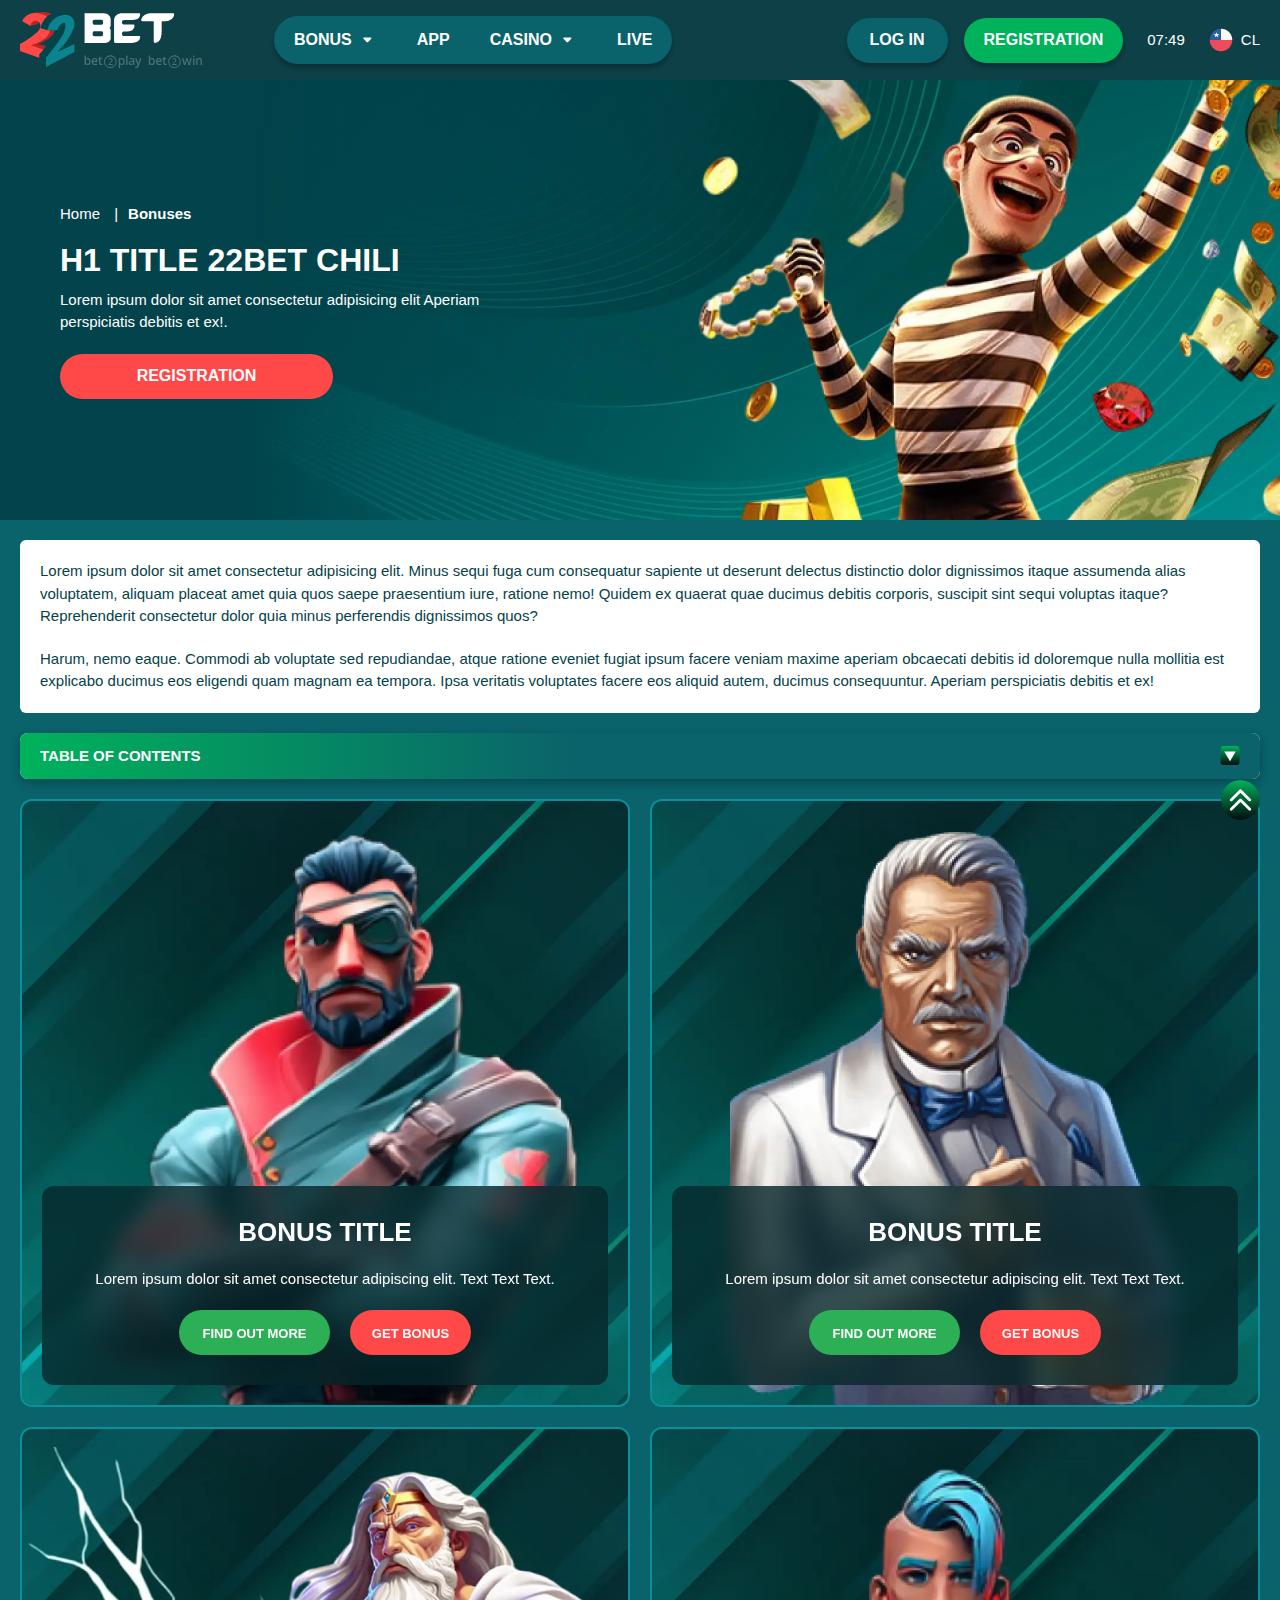
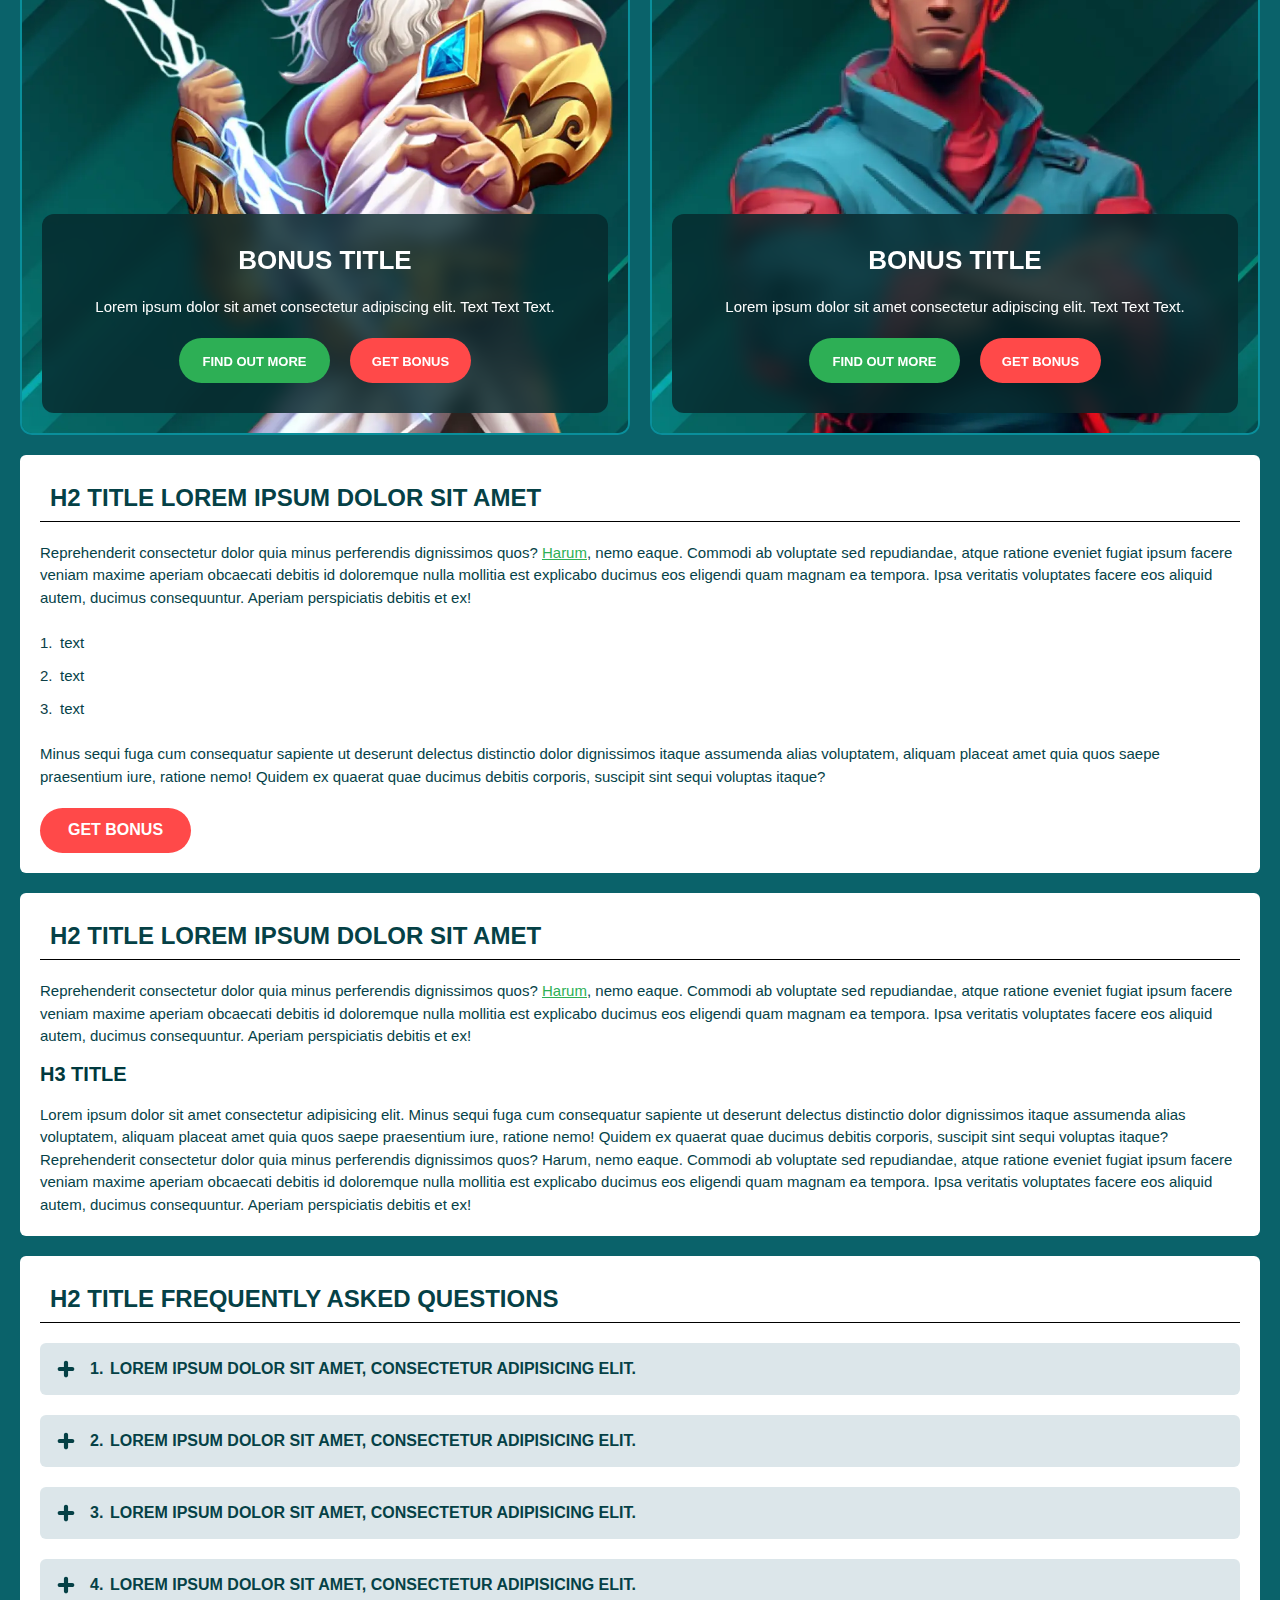
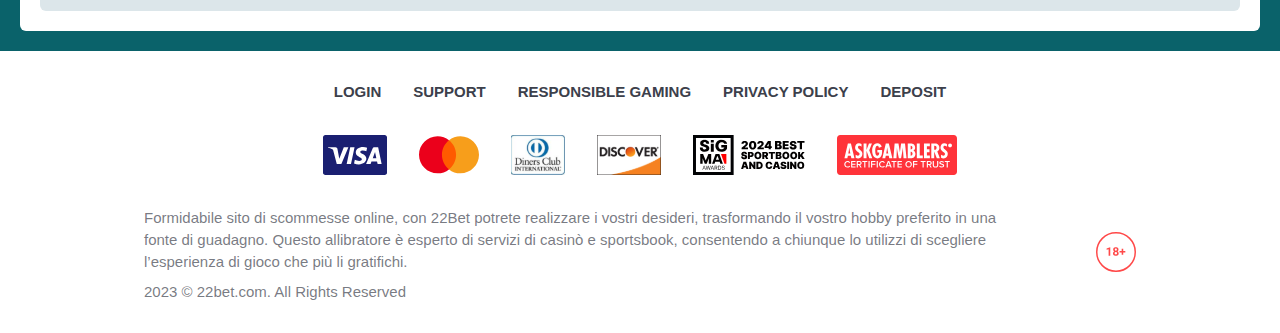
<file: bonus.html>
<!DOCTYPE html>
<html lang="cl">
  <head>
    <meta charset="UTF-8" />
   
    <meta name="viewport" content="width=device-width, initial-scale=1.0" />
    <title>22Bet </title>
    <meta name="description" content />
    <meta property="og:site_name" content />
    <meta property="og:title" content />
    <meta property="og:type" content="website" />
    <meta property="og:url" content />
    <meta property="og:image" content />
    <meta property="og:image:alt" content />
    <meta property="og:locale" content="cl" />
    <meta property="og:description" content />
    <link rel="preconnect" href="https://fonts.googleapis.com" />
    <link rel="preconnect" href="https://fonts.gstatic.com" crossorigin="anonymous" />
    
   <link href="https://fonts.googleapis.com/css2?family=Open+Sans:ital,wght@0,300..800;1,300..800&display=swap" rel="stylesheet">
<link href="https://fonts.googleapis.com/css?family=Roboto+Condensed&display=swap" rel="stylesheet">

    <link rel="stylesheet" href="./css/reset.css" />
    <link rel="stylesheet" href="./css/main.css" />
    <link rel="stylesheet" href="./css/media.css"/>
    <link rel="icon" href="./images/Group.png" type="image/x-icon"/>
    <script
    src="https://code.jquery.com/jquery-3.6.1.min.js"
    integrity="sha256-o88AwQnZB+VDvE9tvIXrMQaPlFFSUTR+nldQm1LuPXQ="
    crossorigin="anonymous"
  ></script>
  </head>
  <body>
  <header class="header">
      <section class="content header__content">
        <a href="./index.html" class="logo header__logo"
          ><img src="./images/logo.svg" alt="logo" title
        /></a>
        <button class="header__btn-menu" >
          <svg width="16px" height="16px" viewBox="0 0 16 16" xmlns="http://www.w3.org/2000/svg">
              <rect y="0" width="16" height="3" rx="1.5"></rect>
              <rect y="6.5" width="16" height="3" rx="1.5"></rect>
              <rect y="13" width="16" height="3" rx="1.5"></rect>
            </svg>
        </button>

          <nav class="menu header__menu">
            <ul class="header__menu-list">
                
              <li class="">
              <div class="header__menu-wrapper">
                <div class="js-button-expander js-button-expander--menu" >
                <a href="./bonus.html" >
                <span>Bonus</span>
              </a>
              </div>
              <div class="header__menu-wrap js-expand-content js-expand-content--menu">
                <ul >
                  <li>
                    <a href="./freeSpins.html">
                    <span>Free Spins</span>
                  </a></li>
                  <li><a href="./promoCode.html">
                    <span>Promo Code</span>
                  </a>
                </li>
                  <li><a href="./welcomeBonus.html">
                    <span>Welcome Bonus</span>
                  </a>
                </li>
                <li><a href="./vip.html">
                    <span>VIP</span>
                  </a>
                </li>
                </ul>
              </div>
              </div>
               <a href="./bonus.html" class="header__menu-item">
                <span>Bonus</span>
              </a>
            </li>
              <li>
                <a href="./app.html">
                 App
                </a>
              </li>
              
              <li class="">
              <div class="header__menu-wrapper">
                <div class="js-button-expander js-button-expander--menu" >
                <a href="./casino.html" >
                <span> Casino</span>
              </a>
              </div>
              <div class="header__menu-wrap js-expand-content js-expand-content--menu">
                <ul >
                  <li>
                    <a href="./slots.html">
                    <span>Slots</span>
                  </a></li>
                 
                </ul>
              </div>
              </div>
               <a href="./casino.html" class="header__menu-item">
                <span>Casino</span>
              </a>
            </li>
               <li>
                <a href="./live.html">
               Live
                </a>
              </li>
              <li>
                    <a href="./freeSpins.html">
                    <span>Free Spins</span>
                  </a></li>
                  <li><a href="./promoCode.html">
                    <span>Promo Code</span>
                  </a>
                </li>
                  <li><a href="./welcomeBonus.html">
                    <span>Welcome Bonus</span>
                  </a>
                </li>
                <li><a href="./vip.html">
                    <span>VIP</span>
                  </a>
                </li>
             <li>
                    <a href="./slots.html">
                    <span>Slots</span>
                  </a></li>
             
             
            </ul>
            <div class="header__button header__button-menu " >
              <a href="#" class="button  button__login-menu">log in</a>
              <a href="#" class="button button__menu">registration</a>
            </div>
           
          </nav>
            <a href="#" class="button button__login">log in</a>
            <a href="#" class="button button__singup">registration</a>
            <div id="clock" class="header__time">00:00</div>
            <a href="" class="header__flag">
                <span><img src="./images/flag.png" alt="flag" title /></span>
                <span>cl</span>
              </a>
      </section>
    </header>
     <main class="main home main-page">
        <section class=" hero hero__page">
           
            <div class="background ">
              <img src="./images/bonus/bg-bonus.webp" alt="hero" title />
              
            </div>
            <div class="hero__wrapper hero__wrapper-page">
              <div class="hero__data hero__data-bonus">
                <ul
                class="breadcrumbs "
                
              >
                <li
                  
                >
                  <a href="#" >
                    <span >Home</span></a
                  >
                 
                </li>
                <li
                  
                >
                  <a href="#" > <span >Bonuses</span></a>
                 
                </li>
              </ul>
                <h1 class="title general hero__title">
                H1 Title 22bet Chili
                </h1>
                 <p class="hero__text">Lorem ipsum dolor sit amet consectetur adipisicing elit Aperiam perspiciatis debitis et ex!.</p>
               
                <a href="#" class="button  hero__button ">registration</a>
               
              </div>
             
            </div>
          </section>
      <section class="main__wrap main__wrap-page">
       
       <section class="content__wrapper content__wrapper-page">
        <section class="content article">
           <p>Lorem ipsum dolor sit amet consectetur adipisicing elit. Minus sequi fuga cum consequatur sapiente ut deserunt delectus distinctio dolor dignissimos itaque assumenda alias voluptatem, aliquam placeat amet quia quos saepe praesentium iure, ratione nemo! Quidem ex quaerat quae ducimus debitis corporis, suscipit sint sequi voluptas itaque? Reprehenderit consectetur dolor quia minus perferendis dignissimos quos? </p>
           <p>Harum, nemo eaque. Commodi ab voluptate sed repudiandae, atque ratione eveniet fugiat ipsum facere veniam maxime aperiam obcaecati debitis id doloremque nulla mollitia est explicabo ducimus eos eligendi quam magnam ea tempora. Ipsa veritatis voluptates facere eos aliquid autem, ducimus consequuntur. Aperiam perspiciatis debitis et ex!</p>
          </section>
                <section class="content menu-review__content">
              

            
                <div class="menu__review-desk menu__review-content">table of contents</div>
                <ul class="menu__review menu__review-list">
                  <li><a href="#">H2 title  Lorem ipsum dolor sit amet</a></li>
                    <li><a href="#">H2 title  Lorem ipsum dolor sit amet</a></li>
                      <li><a href="#">H2 title  Lorem ipsum dolor sit amet</a></li>
                        <li><a href="#">H2 title  Lorem ipsum dolor sit amet</a></li>
                          <li><a href="#">H2 title  Lorem ipsum dolor sit amet</a></li>
                           <li><a href="#">H2 title Frequently Asked Questions</a></li>
                         
                          
                </ul>
             
          
          </section>
          <section class="content bonuses">
            <ul class="bonuses__list">
               <li class="  bonuses__item">
                 
                 <div class="images__wrap">
                   <div class="background bonuses__img">
                     <img src="./images/bonus/banner-bonus1.webp" alt="" title="">
                  </div>
                  <div class="bonuses__desc">
                     <div class="wrap">
                        
                        <h2 class="title high bonuses__title">Bonus Title</h2>
                        <div class="bonuses__text">
                           <p>Lorem ipsum dolor sit amet consectetur adipiscing elit. Text Text Text.</p>
                          </div>
                        
                     </div>
                     <div class="bonuses__buttons">
                      <a href="#" class="button bonuses__button">Find out more</a>
                      <a href="#" class="button bonuses__button">Get Bonus</a>
                   </div>
                  </div>
                 </div>
                  
               </li>
               <li class="bonuses__item">
                 <div class="images__wrap">
                  <div class="background bonuses__img">
                     <img src="./images/bonus/banner-bonus2.webp" alt="" title="">
                  </div>
                  <div class="bonuses__desc">
                     <div class="wrap">
                       
                        <h2 class="title high bonuses__title">Bonus Title</h2>
                        <div class="bonuses__text">
                            <p>Lorem ipsum dolor sit amet consectetur adipiscing elit. Text Text Text.</p> </div>
                        
                     </div>
                     <div class="bonuses__buttons">
                      <a href="#" class="button bonuses__button">Find out more</a>
                      <a href="#" class="button bonuses__button">Get Bonus</a>
                   </div>
                  </div>
                 </div>
               </li>
               <li class="bonuses__item">
                <div class="images__wrap">
                  <div class="background bonuses__img">
                     <img src="./images/bonus/banner-bonus3.webp" alt="" title="">
                  </div>
                  <div class="bonuses__desc">
                     <div class="wrap">
                        
                        <h2 class="title high bonuses__title">Bonus Title</h2>
                        <div class="bonuses__text">
                           <p>Lorem ipsum dolor sit amet consectetur adipiscing elit. Text Text Text.</p>
                        </div>
                       
                     </div>
                     <div class="bonuses__buttons">
                      <a href="#" class="button bonuses__button">Find out more</a>
                      <a href="#" class="button bonuses__button">Get Bonus</a>
                   </div>
                  </div>
                </div>
               </li>
               <li class="bonuses__item">
                  <div class="images__wrap">
                  <div class="background bonuses__img">
                     <img src="./images/bonus/banner-bonus4.webp" alt="" title="">
                  </div>
                  <div class="bonuses__desc">
                     <div class="wrap">
                        
                        <h2 class="title high bonuses__title">Bonus Title</h2>
                        <div class="bonuses__text">
                           <p>Lorem ipsum dolor sit amet consectetur adipiscing elit. Text Text Text.</p>
                        </div>
                        
                     </div>
                     <div class="bonuses__buttons">
                      <a href="#" class="button bonuses__button">Find out more</a>
                      <a href="#" class="button bonuses__button">Get Bonus</a>
                      
                   </div>
                  </div>
                  </div>
               </li>
            </ul>
         </section>
           
           <section class="content article">
            <h2 class="title high article__title">H2 title  Lorem ipsum dolor sit amet</h2>
            
            <p>
             Reprehenderit consectetur dolor quia minus perferendis dignissimos quos? <a href="#">Harum</a>, nemo eaque. Commodi ab voluptate sed repudiandae, atque ratione eveniet fugiat ipsum facere veniam maxime aperiam obcaecati debitis id doloremque nulla mollitia est explicabo ducimus eos eligendi quam magnam ea tempora. Ipsa veritatis voluptates facere eos aliquid autem, ducimus consequuntur. Aperiam perspiciatis debitis et ex!</p>
           
           <ol>
            <li>text</li>
            <li>text</li>
            <li>text</li>
                </ol>
              
              <p>Minus sequi fuga cum consequatur sapiente ut deserunt delectus distinctio dolor dignissimos itaque assumenda alias voluptatem, aliquam placeat amet quia quos saepe praesentium iure, ratione nemo! Quidem ex quaerat quae ducimus debitis corporis, suscipit sint sequi voluptas itaque? </p>
            <a href="#" class="button">Get Bonus</a>
            </section>
                <section class="content article">
            <h2 class="title high article__title">H2 title  Lorem ipsum dolor sit amet</h2>
            <p>Reprehenderit consectetur dolor quia minus perferendis dignissimos quos? <a href="#">Harum</a>, nemo eaque. Commodi ab voluptate sed repudiandae, atque ratione eveniet fugiat ipsum facere veniam maxime aperiam obcaecati debitis id doloremque nulla mollitia est explicabo ducimus eos eligendi quam magnam ea tempora. Ipsa veritatis voluptates facere eos aliquid autem, ducimus consequuntur. Aperiam perspiciatis debitis et ex!</p>
           <h3>h3 title</h3>
           <p>Lorem ipsum dolor sit amet consectetur adipisicing elit. Minus sequi fuga cum consequatur sapiente ut deserunt delectus distinctio dolor dignissimos itaque assumenda alias voluptatem, aliquam placeat amet quia quos saepe praesentium iure, ratione nemo! Quidem ex quaerat quae ducimus debitis corporis, suscipit sint sequi voluptas itaque? Reprehenderit consectetur dolor quia minus perferendis dignissimos quos? Harum, nemo eaque. Commodi ab voluptate sed repudiandae, atque ratione eveniet fugiat ipsum facere veniam maxime aperiam obcaecati debitis id doloremque nulla mollitia est explicabo ducimus eos eligendi quam magnam ea tempora. Ipsa veritatis voluptates facere eos aliquid autem, ducimus consequuntur. Aperiam perspiciatis debitis et ex!</p>
             </section>
        
           <section class="content faq">
            <h2 class="title high faq__title">H2 title  Frequently Asked Questions </h2>
            <ol class="faq__list " >
              <li class="faq__item"  >
                <h3 class="title medium faq__subtitle js-button-expander js-button-expander--faq"  > Lorem ipsum dolor sit amet, consectetur adipisicing elit.
                 </h3>
                <div  class="faq__answer js-expand-content js-expand-content--faq" >
                  <p  >
                  Lorem ipsum dolor sit amet, consectetur adipisicing elit. Dolorum velit harum repellendus quia distinctio dolorem temporibus totam nostrum facilis, incidunt ab dolor vel. Ipsum provident laborum atque, iste dolorum cupiditate at nam. Dignissimos accusamus ipsam, amet perspiciatis dolore quibusdam provident. </p>
                </div>
              </li>
              <li class="faq__item"  >
                <h3 class="title medium faq__subtitle js-button-expander js-button-expander--faq"  >Lorem ipsum dolor sit amet, consectetur adipisicing elit.</h3>
                <div class="faq__answer js-expand-content js-expand-content--faq" >
                  <p  >
                 Lorem ipsum dolor sit amet, consectetur adipisicing elit. Dolorum velit harum repellendus quia distinctio dolorem temporibus totam nostrum facilis, incidunt ab dolor vel. Ipsum provident laborum atque, iste dolorum cupiditate at nam. Dignissimos accusamus ipsam, amet perspiciatis dolore quibusdam provident. </p>
                </div>
              </li> 
              <li class="faq__item"  >
                <h3 class="title medium faq__subtitle js-button-expander js-button-expander--faq"  >Lorem ipsum dolor sit amet, consectetur adipisicing elit.</h3>
                <div class="faq__answer js-expand-content js-expand-content--faq" >
                  <p  >
                  Lorem ipsum dolor sit amet, consectetur adipisicing elit. Dolorum velit harum repellendus quia distinctio dolorem temporibus totam nostrum facilis, incidunt ab dolor vel. Ipsum provident laborum atque, iste dolorum cupiditate at nam. Dignissimos accusamus ipsam, amet perspiciatis dolore quibusdam provident. </p>
                </div>
              </li> 
              <li class="faq__item"  >
                <h3 class="title medium faq__subtitle js-button-expander js-button-expander--faq"  >Lorem ipsum dolor sit amet, consectetur adipisicing elit.</h3>
                <div class="faq__answer js-expand-content js-expand-content--faq" >
                  <p  >
                  Lorem ipsum dolor sit amet, consectetur adipisicing elit. Dolorum velit harum repellendus quia distinctio dolorem temporibus totam nostrum facilis, incidunt ab dolor vel. Ipsum provident laborum atque, iste dolorum cupiditate at nam. Dignissimos accusamus ipsam, amet perspiciatis dolore quibusdam provident.</p>
                </div>
              </li> 
             
            </ol>
          </section>
          
        </section> 
        
       
        <div class=""  onclick="scrollToTop()">
          <button class="main__arrow" id="scrollToTopBtn"></button>
        </div> 
      </section>
    </main> 
  <footer class=" footer ">
      <section class="content footer__content">
        <ul class="footer__menu">
         <li><a href="./login.html">Login</a></li>
         <li><a href="./support.html">Support</a></li>
         <li><a href="./responsible.html">Responsible Gaming</a></li>
         <li><a href="./policy.html">Privacy Policy</a></li>
         <li><a href="./deposit.html">Deposit</a></li>
        </ul>
       
          <ul class="footer__cards-list">
           
            <li>
              <a href="#"
                ><img src="./images/visa.svg" alt="cardvisa" title
              /></a>
            </li>
            <li>
              <a href="#"
                ><img
                  src="./images/mastercard.svg"
                  alt="mastercard"
                  title
              /></a>
            </li>
            <li>
                <a href="#"
                  ><img src="./images/diners.svg" alt="diners" title
                /></a>
              </li>
              <li>
                <a href="#"
                  ><img src="./images/discover.svg" alt="discover" title
                /></a>
              </li>
              <li>
                <a href="#"
                  ><img src="./images/sigma.svg" alt="sigma" title
                /></a>
              </li>
              <li>
                <a href="#"
                  ><img src="./images/ask.svg" alt="ask" title
                /></a>
              </li>
            
          </ul>
       
   <div class="footer__wrapp">
          <div class="footer__text">
           <p>Formidabile sito di scommesse online, con 22Bet potrete realizzare i vostri desideri, trasformando il vostro hobby preferito in una fonte di guadagno. Questo allibratore è esperto di servizi di casinò e sportsbook, consentendo a chiunque lo utilizzi di scegliere l’esperienza di gioco che più li gratifichi.</p>
            <p>2023 &copy; 22bet.com. All Rights Reserved
</p>
           
          </div>
          <div class="footer__age">
            <img src="./images/age.svg" alt="age" title />
          </div>
        </div>
      
      </section>
    </footer>
    
    <script src="./js/sidebar.js" defer></script>
    <script src="./js/expander.js" defer></script>
    <script src="./js/mobile-menu.js" defer></script>
    <script src="./js/clock.js" defer></script>
     <script src="./js/arrowUp.js" defer></script>
  </body>
</html>
</file>
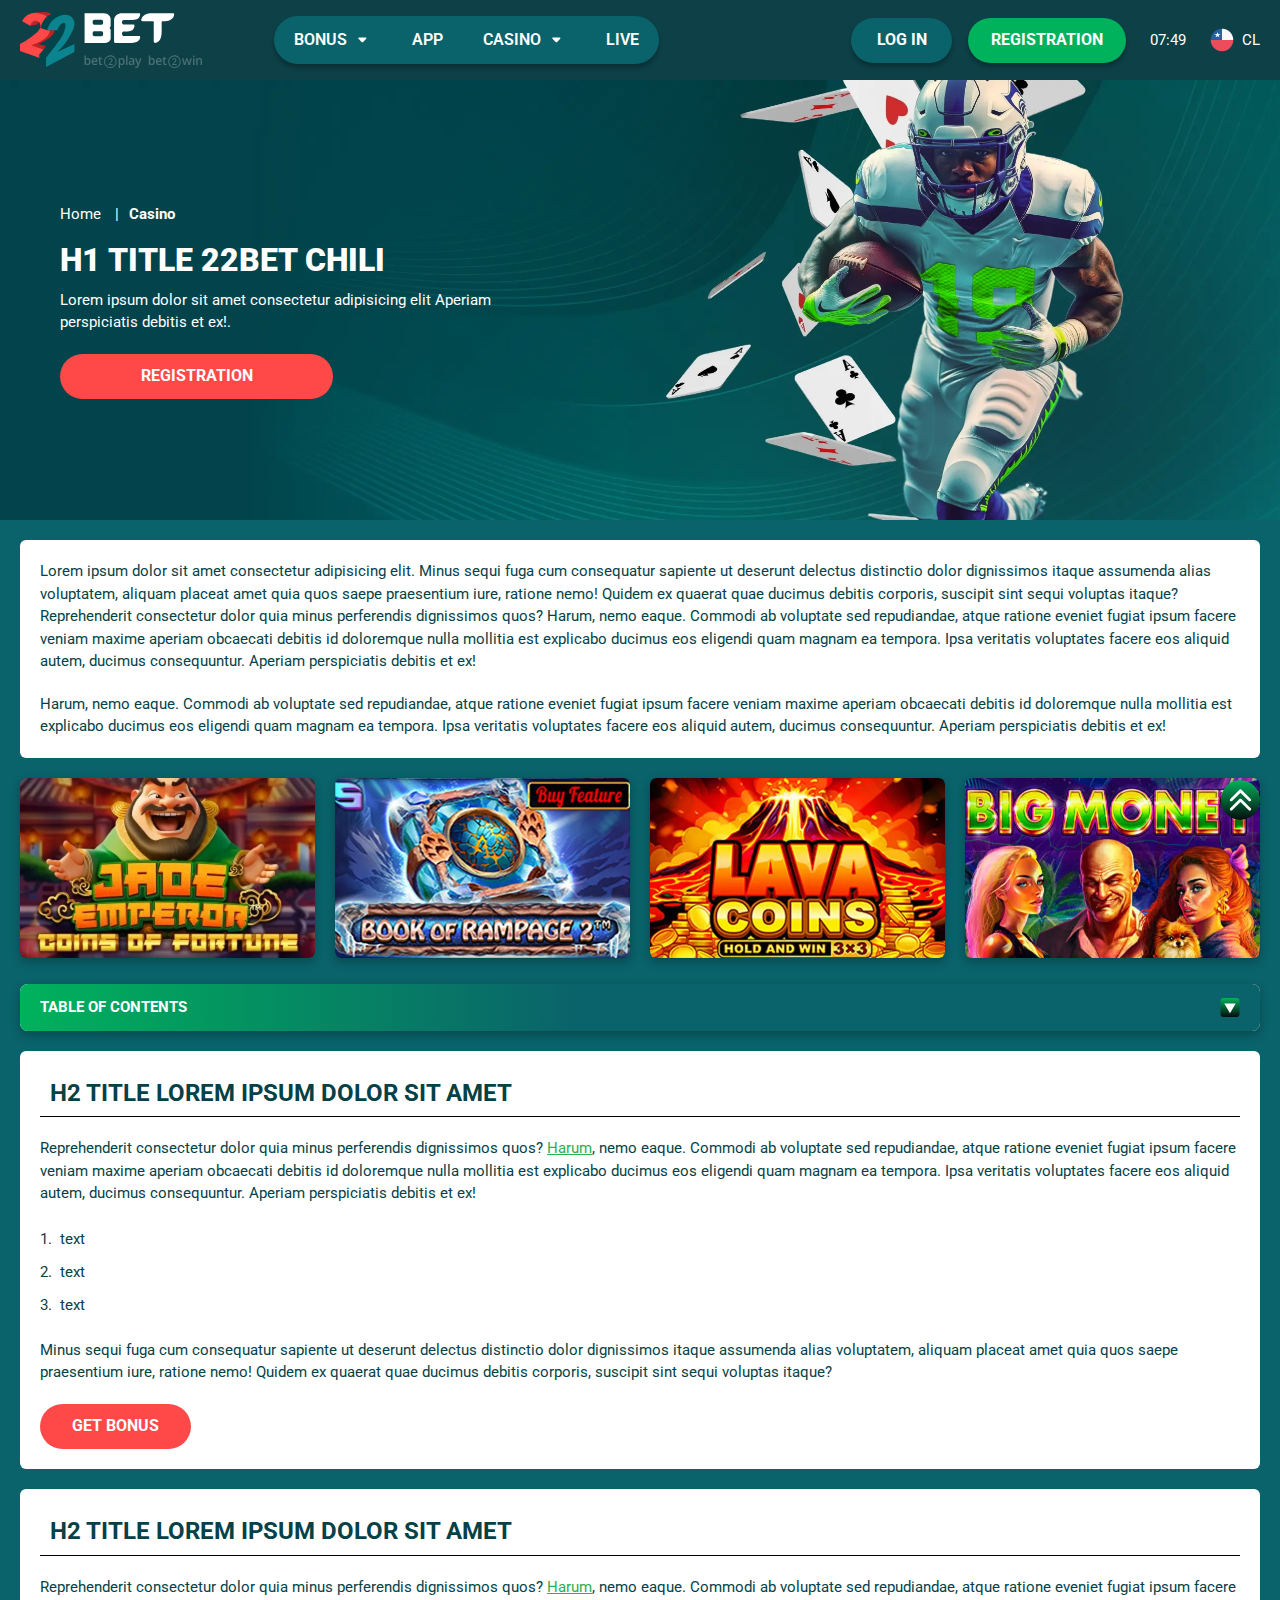
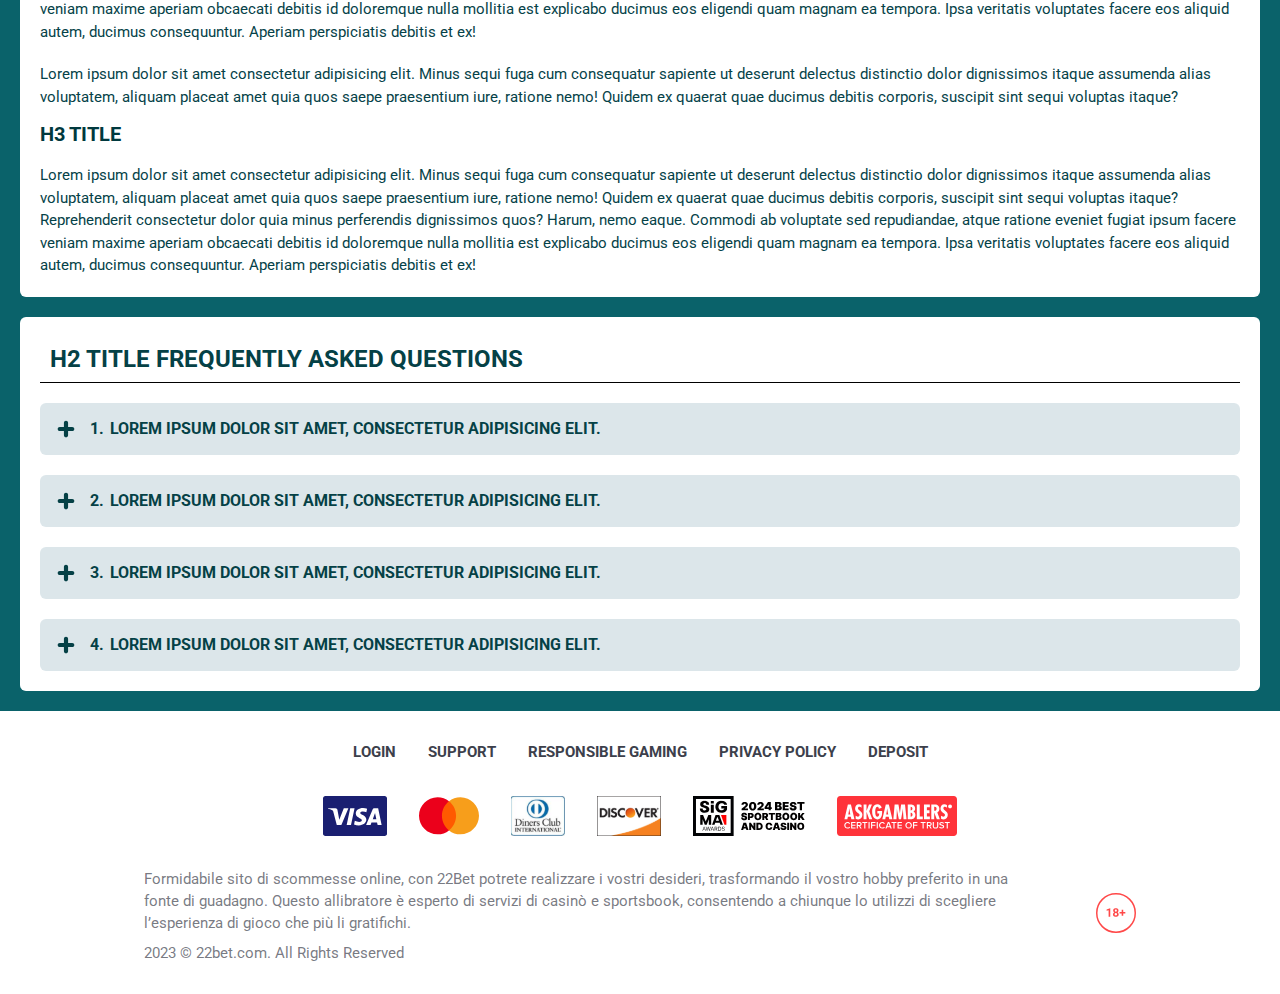
<file: casino.html>
<!DOCTYPE html>
<html lang="cl">
  <head>
    <meta charset="UTF-8" />
   
    <meta name="viewport" content="width=device-width, initial-scale=1.0" />
    <title>22Bet </title>
    <meta name="description" content />
    <meta property="og:site_name" content />
    <meta property="og:title" content />
    <meta property="og:type" content="website" />
    <meta property="og:url" content />
    <meta property="og:image" content />
    <meta property="og:image:alt" content />
    <meta property="og:locale" content="cl" />
    <meta property="og:description" content />
    <link rel="preconnect" href="https://fonts.googleapis.com" />
    <link rel="preconnect" href="https://fonts.gstatic.com" crossorigin="anonymous" />
   <link href="https://fonts.googleapis.com/css2?family=Open+Sans:ital,wght@0,300..800;1,300..800&display=swap" rel="stylesheet">
<link href="https://fonts.googleapis.com/css?family=Roboto+Condensed&display=swap" rel="stylesheet">
<link href="https://fonts.googleapis.com/css2?family=Roboto:ital,wght@0,100..900;1,100..900&display=swap" rel="stylesheet">

   <link rel="stylesheet" href="./css/reset.css" />
    <link rel="stylesheet" href="./css/main.css" />
    <link rel="stylesheet" href="./css/media.css"/>
    <link rel="icon" href="./images/Group.png" type="image/x-icon"/>
    <script
    src="https://code.jquery.com/jquery-3.6.1.min.js"
    integrity="sha256-o88AwQnZB+VDvE9tvIXrMQaPlFFSUTR+nldQm1LuPXQ="
    crossorigin="anonymous"
  ></script>
  </head>
  <body>
    <header class="header">
      <section class="content header__content">
        <a href="./index.html" class="logo header__logo"
          ><img src="./images/logo.svg" alt="logo" title
        /></a>
        <button class="header__btn-menu" >
          <svg width="16px" height="16px" viewBox="0 0 16 16" xmlns="http://www.w3.org/2000/svg">
              <rect y="0" width="16" height="3" rx="1.5"></rect>
              <rect y="6.5" width="16" height="3" rx="1.5"></rect>
              <rect y="13" width="16" height="3" rx="1.5"></rect>
            </svg>
        </button>

          <nav class="menu header__menu">
            <ul class="header__menu-list">
                
              <li class="" >
              <div class="header__menu-wrapper">
                <div class="js-button-expander js-button-expander--menu" >
                <a href="./bonus.html" >
                <span>Bonus</span>
              </a>
              </div>
              <div class="header__menu-wrap js-expand-content js-expand-content--menu">
                <ul >
                  <li>
                    <a href="./freeSpins.html">
                    <span>Free Spins</span>
                  </a></li>
                  <li><a href="./promoCode.html">
                    <span>Promo Code</span>
                  </a>
                </li>
                  <li><a href="./welcomeBonus.html">
                    <span>Welcome Bonus</span>
                  </a>
                </li>
                <li><a href="./vip.html">
                    <span>VIP</span>
                  </a>
                </li>
                </ul>
              </div>
              </div>
               <a href="./bonus.html" class="header__menu-item">
                <span>Bonus</span>
              </a>
            </li>
              <li>
                <a href="./app.html">
                 App
                </a>
              </li>
              
              <li class="">
              <div class="header__menu-wrapper">
                <div class="js-button-expander js-button-expander--menu" >
                <a href="./casino.html" >
                <span> Casino</span>
              </a>
              </div>
              <div class="header__menu-wrap js-expand-content js-expand-content--menu">
                <ul >
                  <li>
                    <a href="./slots.html">
                    <span>Slots</span>
                  </a></li>
                 
                </ul>
              </div>
              </div>
               <a href="./casino.html" class="header__menu-item">
                <span>Casino</span>
              </a>
            </li>
               <li>
                <a href="./live.html">
               Live
                </a>
              </li>
              <li>
                    <a href="./freeSpins.html">
                    <span>Free Spins</span>
                  </a></li>
                  <li><a href="./promoCode.html">
                    <span>Promo Code</span>
                  </a>
                </li>
                  <li><a href="./welcomeBonus.html">
                    <span>Welcome Bonus</span>
                  </a>
                </li>
                <li><a href="./vip.html">
                    <span>VIP</span>
                  </a>
                </li>
             <li>
                    <a href="./slots.html">
                    <span>Slots</span>
                  </a></li>
             
             
            </ul>
            <div class="header__button header__button-menu " >
              <a href="#" class="button  button__login-menu">log in</a>
              <a href="#" class="button button__menu">registration</a>
            </div>
           
          </nav>
            <a href="#" class="button button__login">log in</a>
            <a href="#" class="button button__singup">registration</a>
            <div id="clock" class="header__time">00:00</div>
            <a href="" class="header__flag">
                <span><img src="./images/flag.png" alt="flag" title /></span>
                <span>cl</span>
              </a>
      </section>
    </header>
     <main class="main home main-page">
        <section class=" hero hero__page">
           
            <div class="background">
              <img src="./images/casino/bg-casino.webp" alt="hero" title />
              
            </div>
              <div class="hero__wrapper hero__wrapper-page">
              <div class="hero__data hero__data-bonus">
                <ul
                class="breadcrumbs "
                
              >
                <li
                  
                >
                  <a href="#" >
                    <span >Home</span></a
                  >
                 
                </li>
                <li
                  
                >
                  <a href="#" > <span >Casino</span></a>
                 
                </li>
              </ul>
                <h1 class="title general hero__title">
                H1 Title 22bet Chili
                </h1>
                 <p class="hero__text">Lorem ipsum dolor sit amet consectetur adipisicing elit Aperiam perspiciatis debitis et ex!.</p>
               
                <a href="#" class="button  hero__button ">registration</a>
               
              </div>
             
            </div>
          </section>
      <section class="main__wrap main__wrap-page">
       
       <section class="content__wrapper content__wrapper-page">

         
        
       
          <section class="content article">
            <p>
           Lorem ipsum dolor sit amet consectetur adipisicing elit. Minus sequi fuga cum consequatur sapiente ut deserunt delectus distinctio dolor dignissimos itaque assumenda alias voluptatem, aliquam placeat amet quia quos saepe praesentium iure, ratione nemo! Quidem ex quaerat quae ducimus debitis corporis, suscipit sint sequi voluptas itaque? Reprehenderit consectetur dolor quia minus perferendis dignissimos quos? Harum, nemo eaque. Commodi ab voluptate sed repudiandae, atque ratione eveniet fugiat ipsum facere veniam maxime aperiam obcaecati debitis id doloremque nulla mollitia est explicabo ducimus eos eligendi quam magnam ea tempora. Ipsa veritatis voluptates facere eos aliquid autem, ducimus consequuntur. Aperiam perspiciatis debitis et ex! </p>
            <p>
            Harum, nemo eaque. Commodi ab voluptate sed repudiandae, atque ratione eveniet fugiat ipsum facere veniam maxime aperiam obcaecati debitis id doloremque nulla mollitia est explicabo ducimus eos eligendi quam magnam ea tempora. Ipsa veritatis voluptates facere eos aliquid autem, ducimus consequuntur. Aperiam perspiciatis debitis et ex!
            </p>
          </section>
    
                <section class="content casino">
           
              <ul class="casino__list casino__list-page ">
                <li class="casino__item">
                    <div class="casino__wrapper">
                      <img class="casino__img" src="./images/casino/card-casino1.webp" alt="" title>
                    <div class="casino__hover casino__hover-live">
                        
                        <div class="casino-box">
                            
                        <a href="#" class="button  casino__buttons">Play now</a>
                        </div>
                    </div>
                    </div>
                    
                </li>
                <li class="casino__item">
                  <div class="casino__wrapper">
                    <img class="casino__img" src="./images/casino/card-casino2.webp" alt="" title>
                <div class="casino__hover casino__hover-live">
                      
                        <div class="casino-box">
                            
                        <a href="#" class="button  casino__buttons">Play now</a>
                        </div>
                    </div>
                  </div>
                 
              </li>
              <li class="casino__item">
                <div class="casino__wrapper">
                  <img class="casino__img" src="./images/casino/card-casino3.webp" alt="" title>
               <div class="casino__hover casino__hover-live">
                        
                        <div class="casino-box">
                            
                        <a href="#" class="button  casino__buttons">Play now</a>
                        </div>
                    </div>
               
            </li>
             <li class="casino__item">
                <div class="casino__wrapper">
                  <img class="casino__img" src="./images/casino/card-casino4.webp" alt="" title>
               <div class="casino__hover casino__hover-live">
                        
                        <div class="casino-box">
                            
                        <a href="#" class="button  casino__buttons">Play now</a>
                        </div>
                    </div>
               
            </li>
           
           
    
      

              </ul>
         </section>
      
              <section class="content menu-review__content">
              

            
                <div class="menu__review-desk menu__review-content">table of contents</div>
                <ul class="menu__review menu__review-list">
                  <li><a href="#">H2 title  Lorem ipsum dolor sit amet</a></li>
                    <li><a href="#">H2 title  Lorem ipsum dolor sit amet</a></li>
                      <li><a href="#">H2 title  Lorem ipsum dolor sit amet</a></li>
                        <li><a href="#">H2 title  Lorem ipsum dolor sit amet</a></li>
                          <li><a href="#">H2 title  Lorem ipsum dolor sit amet</a></li>
                           <li><a href="#">H2 title Frequently Asked Questions</a></li>
                         
                          
                </ul>
             
          
          </section>
          
        
            <section class="content article">
            <h2 class="title high article__title">H2 title  Lorem ipsum dolor sit amet</h2>
            
            <p>
             Reprehenderit consectetur dolor quia minus perferendis dignissimos quos? <a href="#">Harum</a>, nemo eaque. Commodi ab voluptate sed repudiandae, atque ratione eveniet fugiat ipsum facere veniam maxime aperiam obcaecati debitis id doloremque nulla mollitia est explicabo ducimus eos eligendi quam magnam ea tempora. Ipsa veritatis voluptates facere eos aliquid autem, ducimus consequuntur. Aperiam perspiciatis debitis et ex!</p>
           
           <ol>
            <li>text</li>
            <li>text</li>
            <li>text</li>
                </ol>
              
              <p>Minus sequi fuga cum consequatur sapiente ut deserunt delectus distinctio dolor dignissimos itaque assumenda alias voluptatem, aliquam placeat amet quia quos saepe praesentium iure, ratione nemo! Quidem ex quaerat quae ducimus debitis corporis, suscipit sint sequi voluptas itaque? </p>
            <a href="#" class="button">Get Bonus</a>
            </section>
                <section class="content article">
            <h2 class="title high article__title">H2 title  Lorem ipsum dolor sit amet</h2>
            <p>Reprehenderit consectetur dolor quia minus perferendis dignissimos quos? <a href="#">Harum</a>, nemo eaque. Commodi ab voluptate sed repudiandae, atque ratione eveniet fugiat ipsum facere veniam maxime aperiam obcaecati debitis id doloremque nulla mollitia est explicabo ducimus eos eligendi quam magnam ea tempora. Ipsa veritatis voluptates facere eos aliquid autem, ducimus consequuntur. Aperiam perspiciatis debitis et ex!</p>
          <p>Lorem ipsum dolor sit amet consectetur adipisicing elit. Minus sequi fuga cum consequatur sapiente ut deserunt delectus distinctio dolor dignissimos itaque assumenda alias voluptatem, aliquam placeat amet quia quos saepe praesentium iure, ratione nemo! Quidem ex quaerat quae ducimus debitis corporis, suscipit sint sequi voluptas itaque? </p>
            <h3>h3 title</h3>
           <p>Lorem ipsum dolor sit amet consectetur adipisicing elit. Minus sequi fuga cum consequatur sapiente ut deserunt delectus distinctio dolor dignissimos itaque assumenda alias voluptatem, aliquam placeat amet quia quos saepe praesentium iure, ratione nemo! Quidem ex quaerat quae ducimus debitis corporis, suscipit sint sequi voluptas itaque? Reprehenderit consectetur dolor quia minus perferendis dignissimos quos? Harum, nemo eaque. Commodi ab voluptate sed repudiandae, atque ratione eveniet fugiat ipsum facere veniam maxime aperiam obcaecati debitis id doloremque nulla mollitia est explicabo ducimus eos eligendi quam magnam ea tempora. Ipsa veritatis voluptates facere eos aliquid autem, ducimus consequuntur. Aperiam perspiciatis debitis et ex!</p>
             </section>

          <section class="content faq">
            <h2 class="title high faq__title">H2 title  Frequently Asked Questions </h2>
            <ol class="faq__list " >
              <li class="faq__item"  >
                <h3 class="title medium faq__subtitle js-button-expander js-button-expander--faq"  > Lorem ipsum dolor sit amet, consectetur adipisicing elit.
                 </h3>
                <div  class="faq__answer js-expand-content js-expand-content--faq" >
                  <p  >
                  Lorem ipsum dolor sit amet, consectetur adipisicing elit. Dolorum velit harum repellendus quia distinctio dolorem temporibus totam nostrum facilis, incidunt ab dolor vel. Ipsum provident laborum atque, iste dolorum cupiditate at nam. Dignissimos accusamus ipsam, amet perspiciatis dolore quibusdam provident. </p>
                </div>
              </li>
              <li class="faq__item"  >
                <h3 class="title medium faq__subtitle js-button-expander js-button-expander--faq"  >Lorem ipsum dolor sit amet, consectetur adipisicing elit.</h3>
                <div class="faq__answer js-expand-content js-expand-content--faq" >
                  <p  >
                 Lorem ipsum dolor sit amet, consectetur adipisicing elit. Dolorum velit harum repellendus quia distinctio dolorem temporibus totam nostrum facilis, incidunt ab dolor vel. Ipsum provident laborum atque, iste dolorum cupiditate at nam. Dignissimos accusamus ipsam, amet perspiciatis dolore quibusdam provident. </p>
                </div>
              </li> 
              <li class="faq__item"  >
                <h3 class="title medium faq__subtitle js-button-expander js-button-expander--faq"  >Lorem ipsum dolor sit amet, consectetur adipisicing elit.</h3>
                <div class="faq__answer js-expand-content js-expand-content--faq" >
                  <p  >
                  Lorem ipsum dolor sit amet, consectetur adipisicing elit. Dolorum velit harum repellendus quia distinctio dolorem temporibus totam nostrum facilis, incidunt ab dolor vel. Ipsum provident laborum atque, iste dolorum cupiditate at nam. Dignissimos accusamus ipsam, amet perspiciatis dolore quibusdam provident. </p>
                </div>
              </li> 
              <li class="faq__item"  >
                <h3 class="title medium faq__subtitle js-button-expander js-button-expander--faq"  >Lorem ipsum dolor sit amet, consectetur adipisicing elit.</h3>
                <div class="faq__answer js-expand-content js-expand-content--faq" >
                  <p  >
                  Lorem ipsum dolor sit amet, consectetur adipisicing elit. Dolorum velit harum repellendus quia distinctio dolorem temporibus totam nostrum facilis, incidunt ab dolor vel. Ipsum provident laborum atque, iste dolorum cupiditate at nam. Dignissimos accusamus ipsam, amet perspiciatis dolore quibusdam provident.</p>
                </div>
              </li> 
             
            </ol>
          </section>
          
        </section> 
      
        <div class=""  onclick="scrollToTop()">
          <button class="main__arrow" id="scrollToTopBtn"></button>
        </div> 
        
      </section>
    </main> 
     <footer class=" footer ">
      <section class="content footer__content">
        <ul class="footer__menu">
         <li><a href="./login.html">Login</a></li>
         <li><a href="./support.html">Support</a></li>
         <li><a href="./responsible.html">Responsible Gaming</a></li>
         <li><a href="./policy.html">Privacy Policy</a></li>
         <li><a href="./deposit.html">Deposit</a></li>
        </ul>
       
          <ul class="footer__cards-list">
           
            <li>
              <a href="#"
                ><img src="./images/visa.svg" alt="cardvisa" title
              /></a>
            </li>
            <li>
              <a href="#"
                ><img
                  src="./images/mastercard.svg"
                  alt="mastercard"
                  title
              /></a>
            </li>
            <li>
                <a href="#"
                  ><img src="./images/diners.svg" alt="diners" title
                /></a>
              </li>
              <li>
                <a href="#"
                  ><img src="./images/discover.svg" alt="discover" title
                /></a>
              </li>
              <li>
                <a href="#"
                  ><img src="./images/sigma.svg" alt="sigma" title
                /></a>
              </li>
              <li>
                <a href="#"
                  ><img src="./images/ask.svg" alt="ask" title
                /></a>
              </li>
            
          </ul>
       
        <div class="footer__wrapp">
          <div class="footer__text">
           <p>Formidabile sito di scommesse online, con 22Bet potrete realizzare i vostri desideri, trasformando il vostro hobby preferito in una fonte di guadagno. Questo allibratore è esperto di servizi di casinò e sportsbook, consentendo a chiunque lo utilizzi di scegliere l’esperienza di gioco che più li gratifichi.</p>
            <p>2023 &copy; 22bet.com. All Rights Reserved
</p>
           
          </div>
          <div class="footer__age">
            <img src="./images/age.svg" alt="age" title />
          </div>
        </div>
      
      </section>
    </footer>
    <script src="./js/arrowUp.js" defer></script>
    <script src="./js/sidebar.js" defer></script>
    <script src="./js/expander.js" defer></script>
    <script src="./js/mobile-menu.js" defer></script>
    <script src="./js/clock.js" defer></script>
  </body>
</html>
</file>
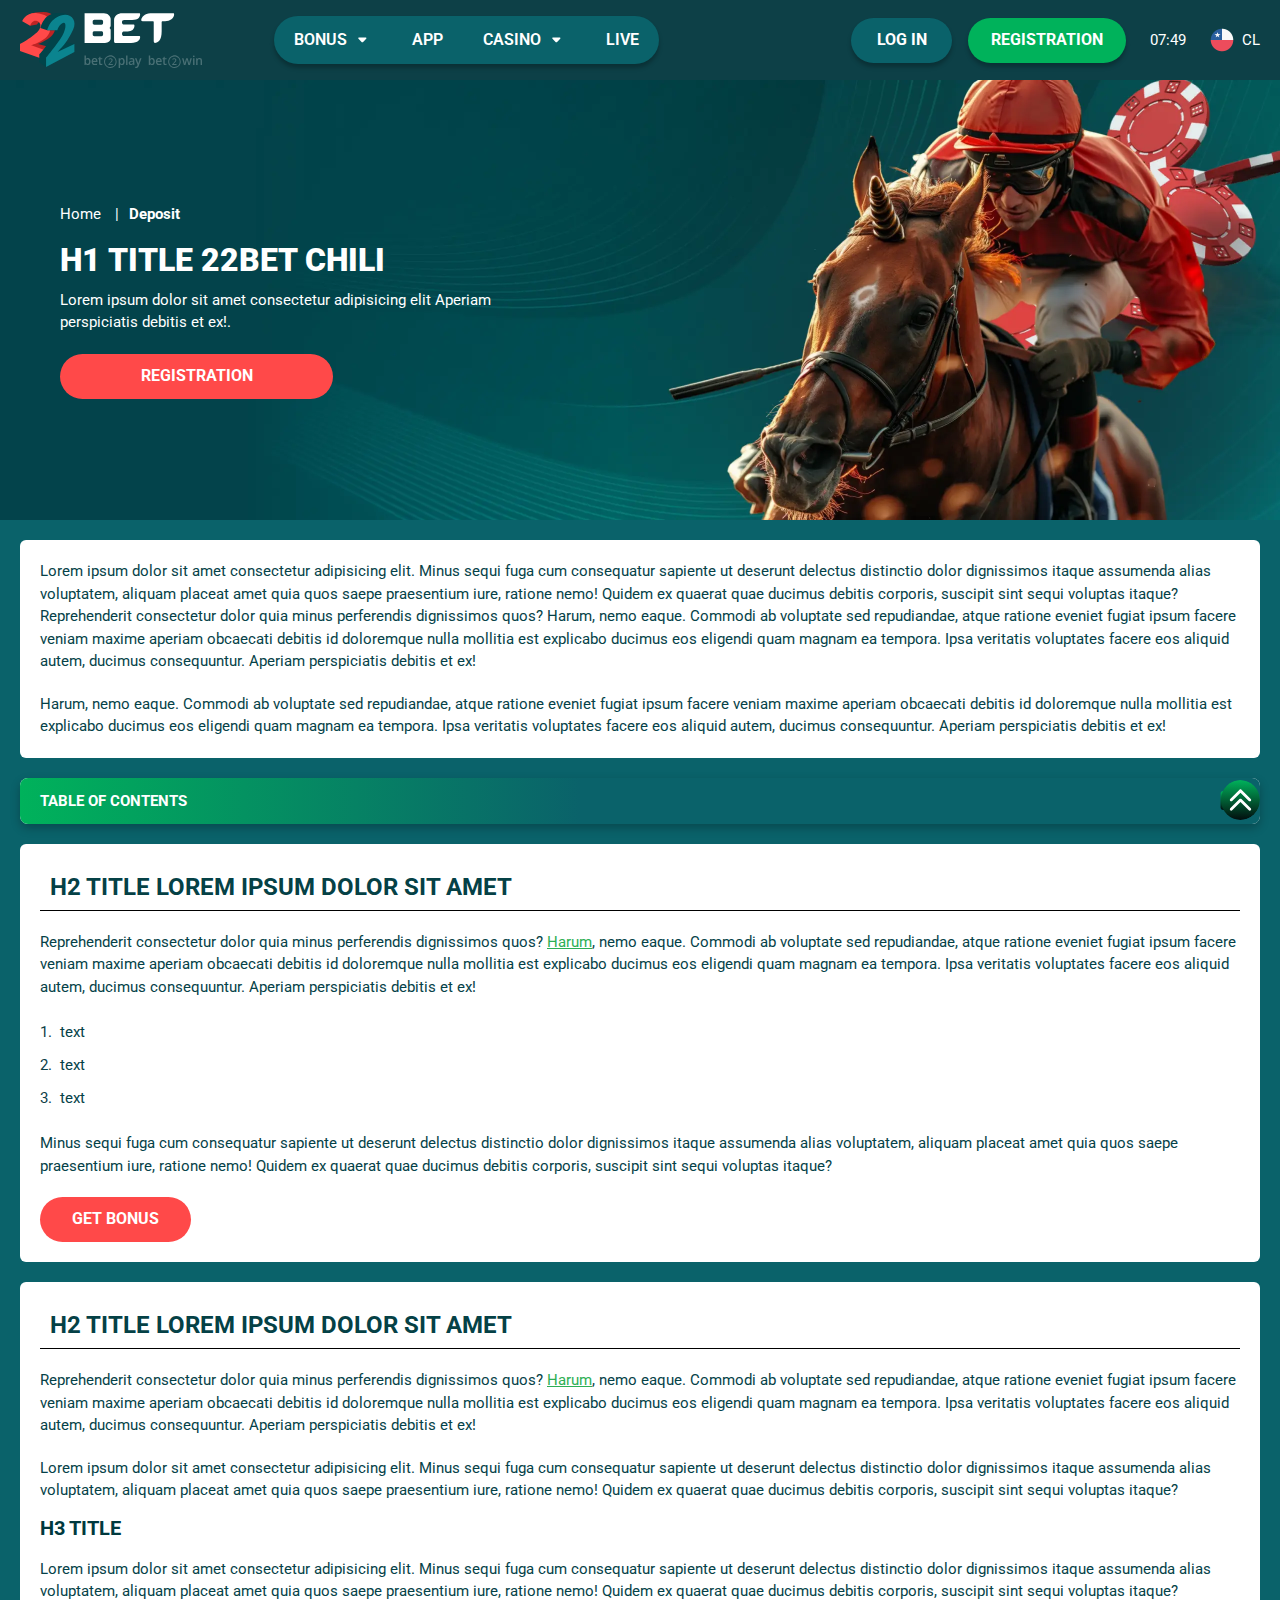
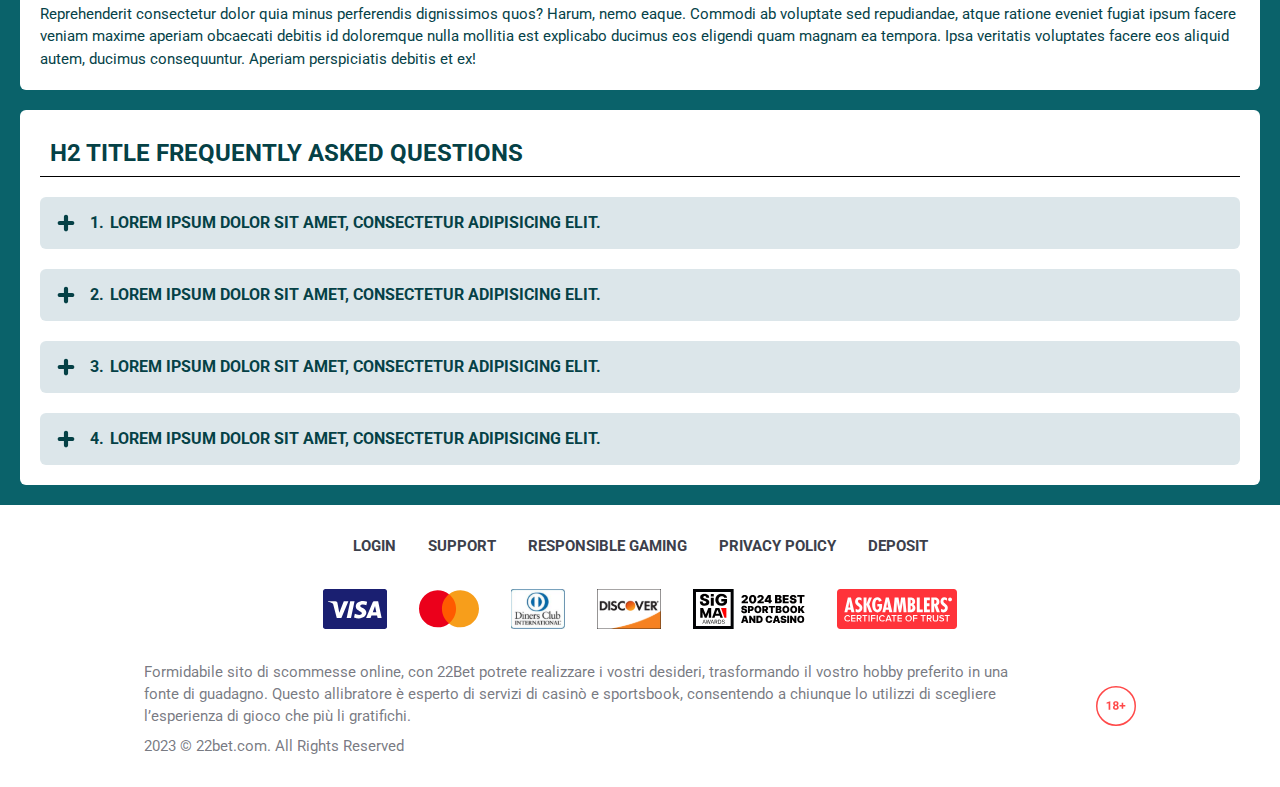
<file: deposit.html>
<!DOCTYPE html>
<html lang="cl">
  <head>
    <meta charset="UTF-8" />
   
    <meta name="viewport" content="width=device-width, initial-scale=1.0" />
    <title>22Bet </title>
    <meta name="description" content />
    <meta property="og:site_name" content />
    <meta property="og:title" content />
    <meta property="og:type" content="website" />
    <meta property="og:url" content />
    <meta property="og:image" content />
    <meta property="og:image:alt" content />
    <meta property="og:locale" content="cl" />
    <meta property="og:description" content />
    <link rel="preconnect" href="https://fonts.googleapis.com" />
    <link rel="preconnect" href="https://fonts.gstatic.com" crossorigin="anonymous" />
   <link href="https://fonts.googleapis.com/css2?family=Open+Sans:ital,wght@0,300..800;1,300..800&display=swap" rel="stylesheet">
<link href="https://fonts.googleapis.com/css?family=Roboto+Condensed&display=swap" rel="stylesheet">
<link href="https://fonts.googleapis.com/css2?family=Roboto:ital,wght@0,100..900;1,100..900&display=swap" rel="stylesheet">

   <link rel="stylesheet" href="./css/reset.css" />
    <link rel="stylesheet" href="./css/main.css" />
    <link rel="stylesheet" href="./css/media.css"/>
    <link rel="icon" href="./images/Group.png" type="image/x-icon"/>
    <script
    src="https://code.jquery.com/jquery-3.6.1.min.js"
    integrity="sha256-o88AwQnZB+VDvE9tvIXrMQaPlFFSUTR+nldQm1LuPXQ="
    crossorigin="anonymous"
  ></script>
  </head>
  <body>
    <header class="header">
      <section class="content header__content">
        <a href="./index.html" class="logo header__logo"
          ><img src="./images/logo.svg" alt="logo" title
        /></a>
        <button class="header__btn-menu" >
          <svg width="16px" height="16px" viewBox="0 0 16 16" xmlns="http://www.w3.org/2000/svg">
              <rect y="0" width="16" height="3" rx="1.5"></rect>
              <rect y="6.5" width="16" height="3" rx="1.5"></rect>
              <rect y="13" width="16" height="3" rx="1.5"></rect>
            </svg>
        </button>

          <nav class="menu header__menu">
            <ul class="header__menu-list">
                
              <li class="" >
              <div class="header__menu-wrapper">
                <div class="js-button-expander js-button-expander--menu" >
                <a href="./bonus.html" >
                <span>Bonus</span>
              </a>
              </div>
              <div class="header__menu-wrap js-expand-content js-expand-content--menu">
                <ul >
                  <li>
                    <a href="./freeSpins.html">
                    <span>Free Spins</span>
                  </a></li>
                  <li><a href="./promoCode.html">
                    <span>Promo Code</span>
                  </a>
                </li>
                  <li><a href="./welcomeBonus.html">
                    <span>Welcome Bonus</span>
                  </a>
                </li>
                <li><a href="./vip.html">
                    <span>VIP</span>
                  </a>
                </li>
                </ul>
              </div>
              </div>
               <a href="./bonus.html" class="header__menu-item">
                <span>Bonus</span>
              </a>
            </li>
              <li>
                <a href="./app.html">
                 App
                </a>
              </li>
              
              <li class="">
              <div class="header__menu-wrapper">
                <div class="js-button-expander js-button-expander--menu" >
                <a href="./casino.html" >
                <span> Casino</span>
              </a>
              </div>
              <div class="header__menu-wrap js-expand-content js-expand-content--menu">
                <ul >
                  <li>
                    <a href="./slots.html">
                    <span>Slots</span>
                  </a></li>
                 
                </ul>
              </div>
              </div>
               <a href="./casino.html" class="header__menu-item">
                <span>Casino</span>
              </a>
            </li>
               <li>
                <a href="./live.html">
               Live
                </a>
              </li>
              <li>
                    <a href="./freeSpins.html">
                    <span>Free Spins</span>
                  </a></li>
                  <li><a href="./promoCode.html">
                    <span>Promo Code</span>
                  </a>
                </li>
                  <li><a href="./welcomeBonus.html">
                    <span>Welcome Bonus</span>
                  </a>
                </li>
                <li><a href="./vip.html">
                    <span>VIP</span>
                  </a>
                </li>
             <li>
                    <a href="./slots.html">
                    <span>Slots</span>
                  </a></li>
             
             
            </ul>
            <div class="header__button header__button-menu " >
              <a href="#" class="button  button__login-menu">log in</a>
              <a href="#" class="button button__menu">registration</a>
            </div>
           
          </nav>
            <a href="#" class="button button__login">log in</a>
            <a href="#" class="button button__singup">registration</a>
            <div id="clock" class="header__time">00:00</div>
            <a href="" class="header__flag">
                <span><img src="./images/flag.png" alt="flag" title /></span>
                <span>cl</span>
              </a>
      </section>
    </header>
     <main class="main home main-page">
        <section class=" hero hero__page">
           
            <div class="background">
              <img src="./images/layout-images/bg-deposit.webp" alt="hero" title />
              
            </div>
              <div class="hero__wrapper hero__wrapper-page">
              <div class="hero__data hero__data-bonus">
                <ul
                class="breadcrumbs "
                
              >
                <li
                  
                >
                  <a href="#" >
                    <span >Home</span></a
                  >
                 
                </li>
                <li
                  
                >
                  <a href="#" > <span >Deposit</span></a>
                 
                </li>
              </ul>
                <h1 class="title general hero__title">
                H1 Title 22bet Chili
                </h1>
                 <p class="hero__text">Lorem ipsum dolor sit amet consectetur adipisicing elit Aperiam perspiciatis debitis et ex!.</p>
               
                <a href="#" class="button  hero__button ">registration</a>
               
              </div>
             
            </div>
          </section>
      <section class="main__wrap main__wrap-page">
       
       <section class="content__wrapper content__wrapper-page">

         
        
       
          <section class="content article">
            <p>
           Lorem ipsum dolor sit amet consectetur adipisicing elit. Minus sequi fuga cum consequatur sapiente ut deserunt delectus distinctio dolor dignissimos itaque assumenda alias voluptatem, aliquam placeat amet quia quos saepe praesentium iure, ratione nemo! Quidem ex quaerat quae ducimus debitis corporis, suscipit sint sequi voluptas itaque? Reprehenderit consectetur dolor quia minus perferendis dignissimos quos? Harum, nemo eaque. Commodi ab voluptate sed repudiandae, atque ratione eveniet fugiat ipsum facere veniam maxime aperiam obcaecati debitis id doloremque nulla mollitia est explicabo ducimus eos eligendi quam magnam ea tempora. Ipsa veritatis voluptates facere eos aliquid autem, ducimus consequuntur. Aperiam perspiciatis debitis et ex! </p>
            <p>
            Harum, nemo eaque. Commodi ab voluptate sed repudiandae, atque ratione eveniet fugiat ipsum facere veniam maxime aperiam obcaecati debitis id doloremque nulla mollitia est explicabo ducimus eos eligendi quam magnam ea tempora. Ipsa veritatis voluptates facere eos aliquid autem, ducimus consequuntur. Aperiam perspiciatis debitis et ex!
            </p>
          </section>
    
           
              <section class="content menu-review__content">
              

            
                <div class="menu__review-desk menu__review-content">table of contents</div>
                <ul class="menu__review menu__review-list">
                  <li><a href="#">H2 title  Lorem ipsum dolor sit amet</a></li>
                    <li><a href="#">H2 title  Lorem ipsum dolor sit amet</a></li>
                      <li><a href="#">H2 title  Lorem ipsum dolor sit amet</a></li>
                        <li><a href="#">H2 title  Lorem ipsum dolor sit amet</a></li>
                          <li><a href="#">H2 title  Lorem ipsum dolor sit amet</a></li>
                           <li><a href="#">H2 title Frequently Asked Questions</a></li>
                         
                          
                </ul>
             
          
          </section>
          
        
            <section class="content article">
            <h2 class="title high article__title">H2 title  Lorem ipsum dolor sit amet</h2>
            
            <p>
             Reprehenderit consectetur dolor quia minus perferendis dignissimos quos? <a href="#">Harum</a>, nemo eaque. Commodi ab voluptate sed repudiandae, atque ratione eveniet fugiat ipsum facere veniam maxime aperiam obcaecati debitis id doloremque nulla mollitia est explicabo ducimus eos eligendi quam magnam ea tempora. Ipsa veritatis voluptates facere eos aliquid autem, ducimus consequuntur. Aperiam perspiciatis debitis et ex!</p>
           
           <ol>
            <li>text</li>
            <li>text</li>
            <li>text</li>
                </ol>
              
              <p>Minus sequi fuga cum consequatur sapiente ut deserunt delectus distinctio dolor dignissimos itaque assumenda alias voluptatem, aliquam placeat amet quia quos saepe praesentium iure, ratione nemo! Quidem ex quaerat quae ducimus debitis corporis, suscipit sint sequi voluptas itaque? </p>
            <a href="#" class="button">Get Bonus</a>
            </section>
                <section class="content article">
            <h2 class="title high article__title">H2 title  Lorem ipsum dolor sit amet</h2>
            <p>Reprehenderit consectetur dolor quia minus perferendis dignissimos quos? <a href="#">Harum</a>, nemo eaque. Commodi ab voluptate sed repudiandae, atque ratione eveniet fugiat ipsum facere veniam maxime aperiam obcaecati debitis id doloremque nulla mollitia est explicabo ducimus eos eligendi quam magnam ea tempora. Ipsa veritatis voluptates facere eos aliquid autem, ducimus consequuntur. Aperiam perspiciatis debitis et ex!</p>
          <p>Lorem ipsum dolor sit amet consectetur adipisicing elit. Minus sequi fuga cum consequatur sapiente ut deserunt delectus distinctio dolor dignissimos itaque assumenda alias voluptatem, aliquam placeat amet quia quos saepe praesentium iure, ratione nemo! Quidem ex quaerat quae ducimus debitis corporis, suscipit sint sequi voluptas itaque? </p>
            <h3>h3 title</h3>
           <p>Lorem ipsum dolor sit amet consectetur adipisicing elit. Minus sequi fuga cum consequatur sapiente ut deserunt delectus distinctio dolor dignissimos itaque assumenda alias voluptatem, aliquam placeat amet quia quos saepe praesentium iure, ratione nemo! Quidem ex quaerat quae ducimus debitis corporis, suscipit sint sequi voluptas itaque? Reprehenderit consectetur dolor quia minus perferendis dignissimos quos? Harum, nemo eaque. Commodi ab voluptate sed repudiandae, atque ratione eveniet fugiat ipsum facere veniam maxime aperiam obcaecati debitis id doloremque nulla mollitia est explicabo ducimus eos eligendi quam magnam ea tempora. Ipsa veritatis voluptates facere eos aliquid autem, ducimus consequuntur. Aperiam perspiciatis debitis et ex!</p>
             </section>

          <section class="content faq">
            <h2 class="title high faq__title">H2 title  Frequently Asked Questions </h2>
            <ol class="faq__list " >
              <li class="faq__item"  >
                <h3 class="title medium faq__subtitle js-button-expander js-button-expander--faq"  > Lorem ipsum dolor sit amet, consectetur adipisicing elit.
                 </h3>
                <div  class="faq__answer js-expand-content js-expand-content--faq" >
                  <p  >
                  Lorem ipsum dolor sit amet, consectetur adipisicing elit. Dolorum velit harum repellendus quia distinctio dolorem temporibus totam nostrum facilis, incidunt ab dolor vel. Ipsum provident laborum atque, iste dolorum cupiditate at nam. Dignissimos accusamus ipsam, amet perspiciatis dolore quibusdam provident. </p>
                </div>
              </li>
              <li class="faq__item"  >
                <h3 class="title medium faq__subtitle js-button-expander js-button-expander--faq"  >Lorem ipsum dolor sit amet, consectetur adipisicing elit.</h3>
                <div class="faq__answer js-expand-content js-expand-content--faq" >
                  <p  >
                 Lorem ipsum dolor sit amet, consectetur adipisicing elit. Dolorum velit harum repellendus quia distinctio dolorem temporibus totam nostrum facilis, incidunt ab dolor vel. Ipsum provident laborum atque, iste dolorum cupiditate at nam. Dignissimos accusamus ipsam, amet perspiciatis dolore quibusdam provident. </p>
                </div>
              </li> 
              <li class="faq__item"  >
                <h3 class="title medium faq__subtitle js-button-expander js-button-expander--faq"  >Lorem ipsum dolor sit amet, consectetur adipisicing elit.</h3>
                <div class="faq__answer js-expand-content js-expand-content--faq" >
                  <p  >
                  Lorem ipsum dolor sit amet, consectetur adipisicing elit. Dolorum velit harum repellendus quia distinctio dolorem temporibus totam nostrum facilis, incidunt ab dolor vel. Ipsum provident laborum atque, iste dolorum cupiditate at nam. Dignissimos accusamus ipsam, amet perspiciatis dolore quibusdam provident. </p>
                </div>
              </li> 
              <li class="faq__item"  >
                <h3 class="title medium faq__subtitle js-button-expander js-button-expander--faq"  >Lorem ipsum dolor sit amet, consectetur adipisicing elit.</h3>
                <div class="faq__answer js-expand-content js-expand-content--faq" >
                  <p  >
                  Lorem ipsum dolor sit amet, consectetur adipisicing elit. Dolorum velit harum repellendus quia distinctio dolorem temporibus totam nostrum facilis, incidunt ab dolor vel. Ipsum provident laborum atque, iste dolorum cupiditate at nam. Dignissimos accusamus ipsam, amet perspiciatis dolore quibusdam provident.</p>
                </div>
              </li> 
             
            </ol>
          </section>
          
        </section> 
      
        <div class=""  onclick="scrollToTop()">
          <button class="main__arrow" id="scrollToTopBtn"></button>
        </div> 
        
      </section>
    </main> 
     <footer class=" footer ">
      <section class="content footer__content">
        <ul class="footer__menu">
         <li><a href="./login.html">Login</a></li>
         <li><a href="./support.html">Support</a></li>
         <li><a href="./responsible.html">Responsible Gaming</a></li>
         <li><a href="./policy.html">Privacy Policy</a></li>
         <li><a href="./deposit.html">Deposit</a></li>
        </ul>
       
          <ul class="footer__cards-list">
           
            <li>
              <a href="#"
                ><img src="./images/visa.svg" alt="cardvisa" title
              /></a>
            </li>
            <li>
              <a href="#"
                ><img
                  src="./images/mastercard.svg"
                  alt="mastercard"
                  title
              /></a>
            </li>
            <li>
                <a href="#"
                  ><img src="./images/diners.svg" alt="diners" title
                /></a>
              </li>
              <li>
                <a href="#"
                  ><img src="./images/discover.svg" alt="discover" title
                /></a>
              </li>
              <li>
                <a href="#"
                  ><img src="./images/sigma.svg" alt="sigma" title
                /></a>
              </li>
              <li>
                <a href="#"
                  ><img src="./images/ask.svg" alt="ask" title
                /></a>
              </li>
            
          </ul>
       
        <div class="footer__wrapp">
          <div class="footer__text">
           <p>Formidabile sito di scommesse online, con 22Bet potrete realizzare i vostri desideri, trasformando il vostro hobby preferito in una fonte di guadagno. Questo allibratore è esperto di servizi di casinò e sportsbook, consentendo a chiunque lo utilizzi di scegliere l’esperienza di gioco che più li gratifichi.</p>
            <p>2023 &copy; 22bet.com. All Rights Reserved
</p>
           
          </div>
          <div class="footer__age">
            <img src="./images/age.svg" alt="age" title />
          </div>
        </div>
      
      </section>
    </footer>
    <script src="./js/arrowUp.js" defer></script>
    <script src="./js/sidebar.js" defer></script>
    <script src="./js/expander.js" defer></script>
    <script src="./js/mobile-menu.js" defer></script>
    <script src="./js/clock.js" defer></script>
  </body>
</html>
</file>
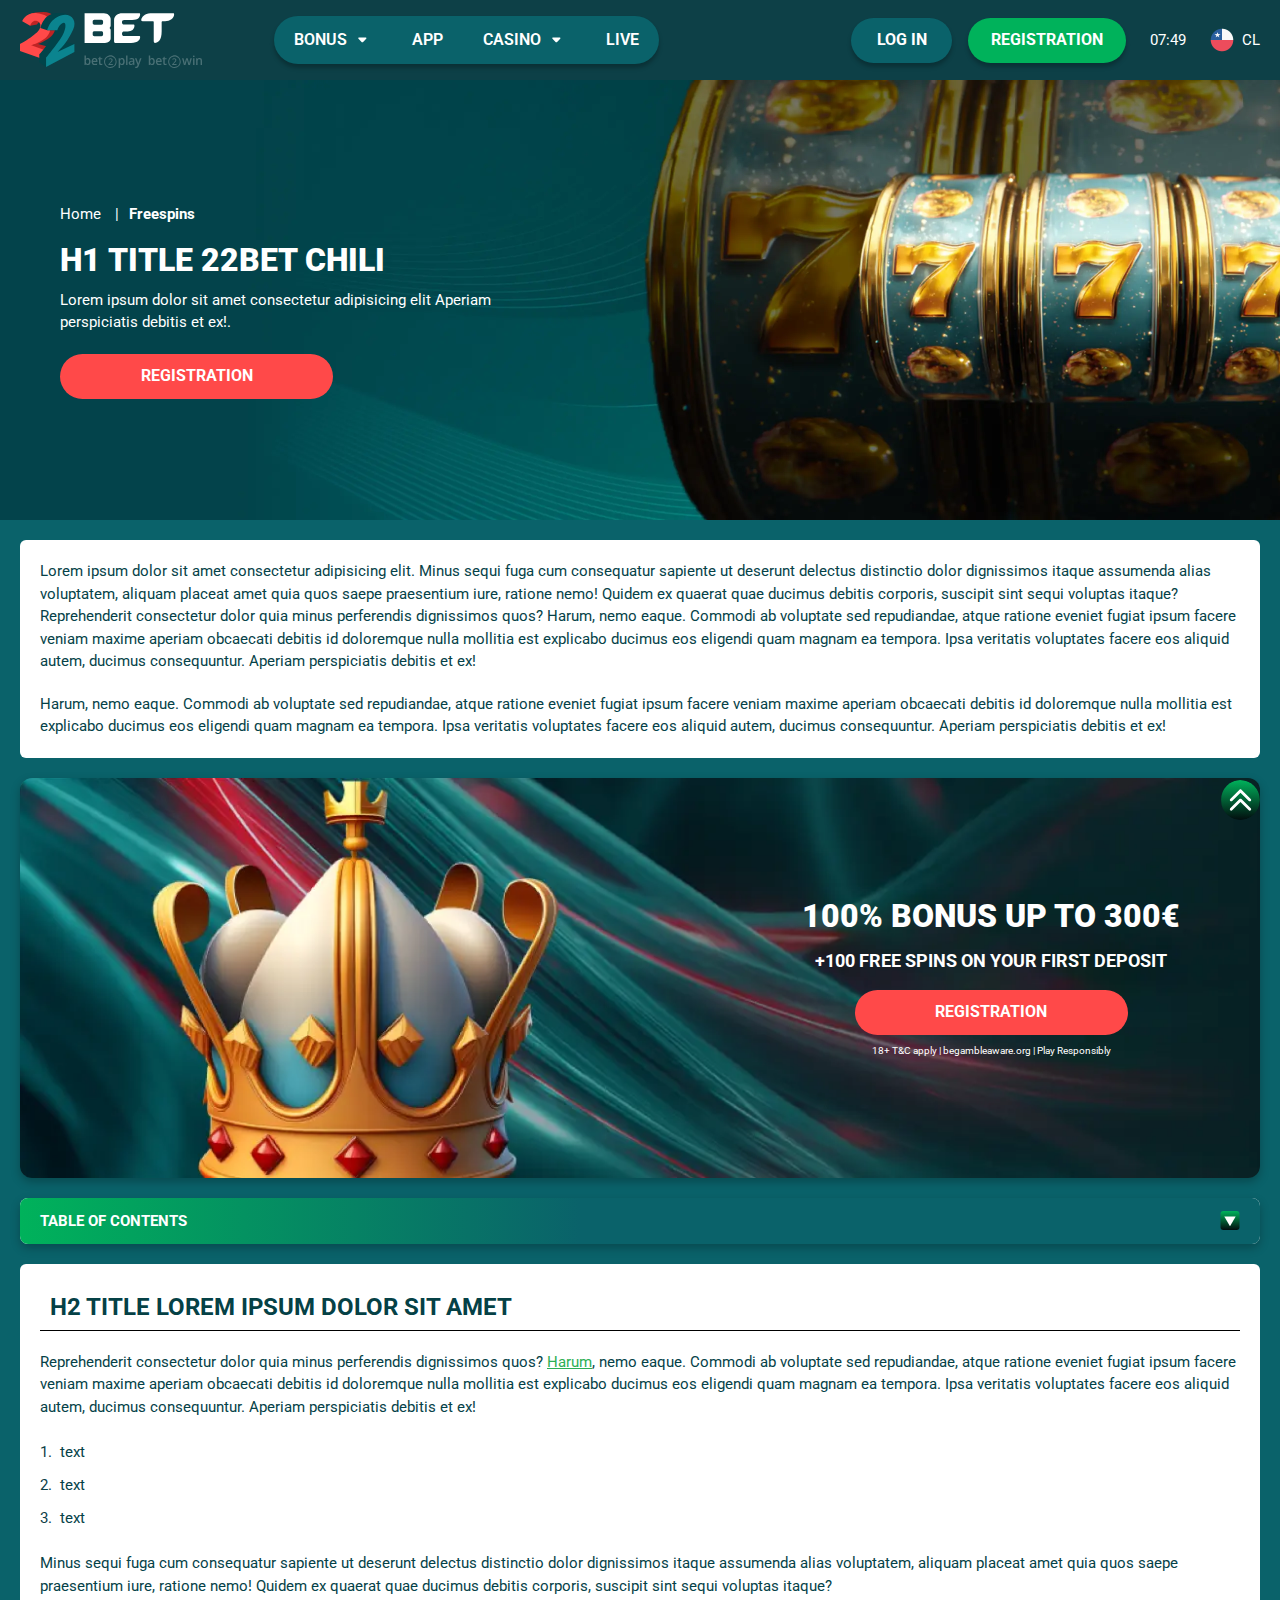
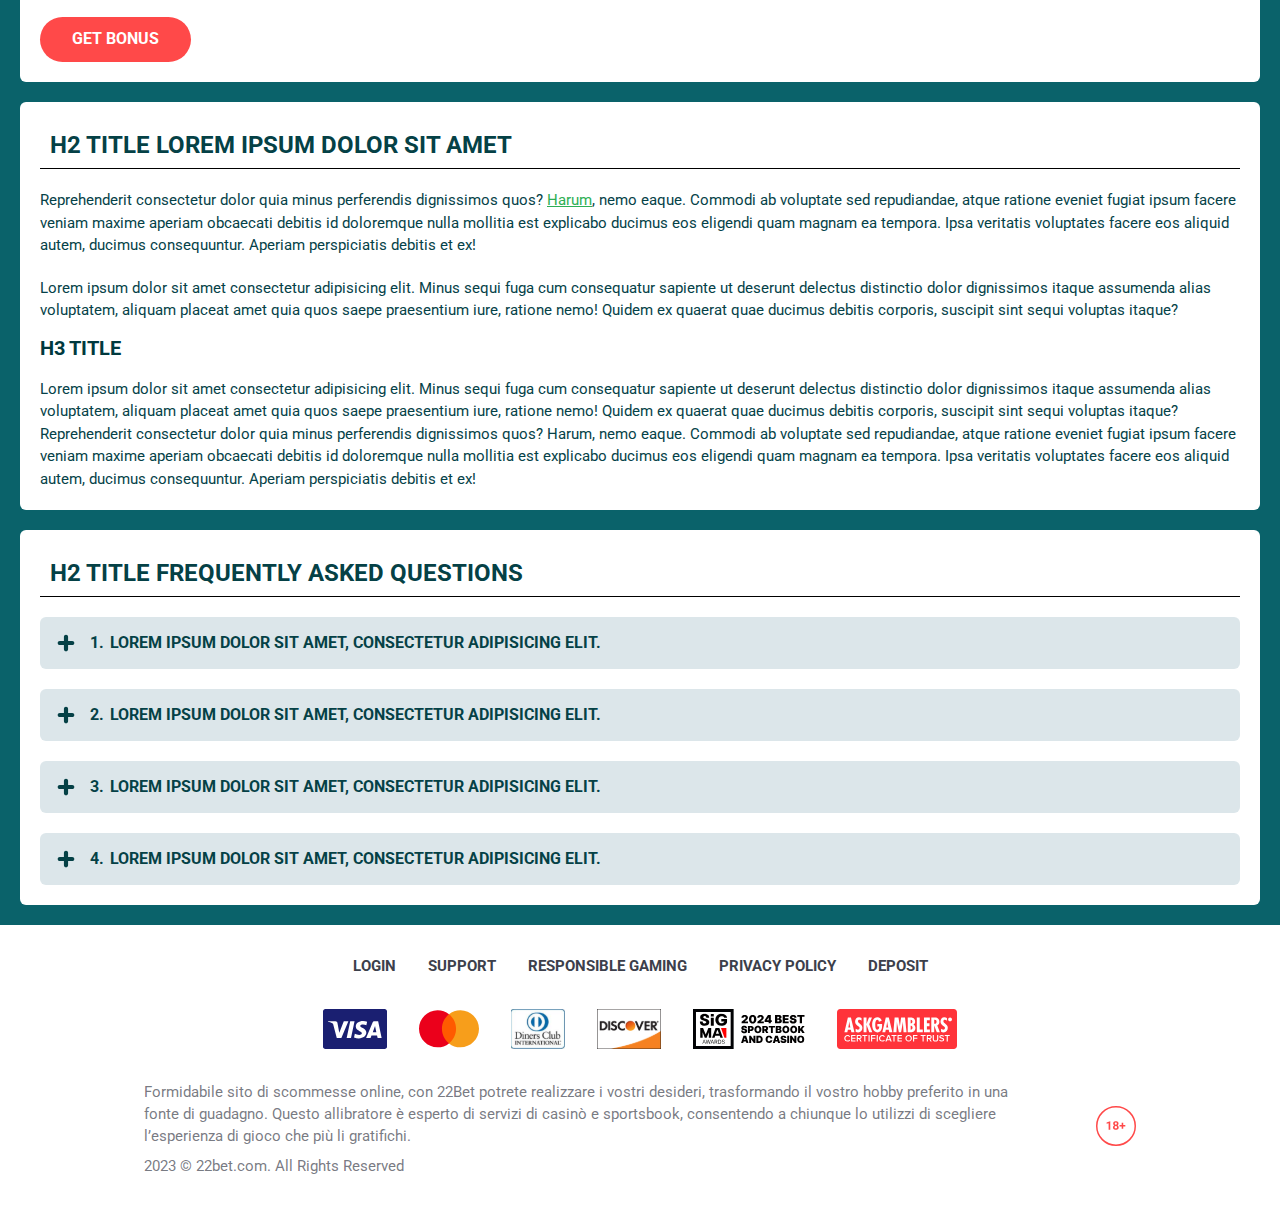
<file: freeSpins.html>
<!DOCTYPE html>
<html lang="cl">
  <head>
    <meta charset="UTF-8" />
   
    <meta name="viewport" content="width=device-width, initial-scale=1.0" />
    <title>22Bet </title>
    <meta name="description" content />
    <meta property="og:site_name" content />
    <meta property="og:title" content />
    <meta property="og:type" content="website" />
    <meta property="og:url" content />
    <meta property="og:image" content />
    <meta property="og:image:alt" content />
    <meta property="og:locale" content="cl" />
    <meta property="og:description" content />
    <link rel="preconnect" href="https://fonts.googleapis.com" />
    <link rel="preconnect" href="https://fonts.gstatic.com" crossorigin="anonymous" />
   <link href="https://fonts.googleapis.com/css2?family=Open+Sans:ital,wght@0,300..800;1,300..800&display=swap" rel="stylesheet">
<link href="https://fonts.googleapis.com/css?family=Roboto+Condensed&display=swap" rel="stylesheet">
<link href="https://fonts.googleapis.com/css2?family=Roboto:ital,wght@0,100..900;1,100..900&display=swap" rel="stylesheet">

   <link rel="stylesheet" href="./css/reset.css" />
    <link rel="stylesheet" href="./css/main.css" />
    <link rel="stylesheet" href="./css/media.css"/>
    <link rel="icon" href="./images/Group.png" type="image/x-icon"/>
    <script
    src="https://code.jquery.com/jquery-3.6.1.min.js"
    integrity="sha256-o88AwQnZB+VDvE9tvIXrMQaPlFFSUTR+nldQm1LuPXQ="
    crossorigin="anonymous"
  ></script>
  </head>
  <body>
    <header class="header">
      <section class="content header__content">
        <a href="./index.html" class="logo header__logo"
          ><img src="./images/logo.svg" alt="logo" title
        /></a>
        <button class="header__btn-menu" >
          <svg width="16px" height="16px" viewBox="0 0 16 16" xmlns="http://www.w3.org/2000/svg">
              <rect y="0" width="16" height="3" rx="1.5"></rect>
              <rect y="6.5" width="16" height="3" rx="1.5"></rect>
              <rect y="13" width="16" height="3" rx="1.5"></rect>
            </svg>
        </button>

          <nav class="menu header__menu">
            <ul class="header__menu-list">
                
              <li class="" >
              <div class="header__menu-wrapper">
                <div class="js-button-expander js-button-expander--menu" >
                <a href="./bonus.html" >
                <span>Bonus</span>
              </a>
              </div>
              <div class="header__menu-wrap js-expand-content js-expand-content--menu">
                <ul >
                  <li>
                    <a href="./freeSpins.html">
                    <span>Free Spins</span>
                  </a></li>
                  <li><a href="./promoCode.html">
                    <span>Promo Code</span>
                  </a>
                </li>
                  <li><a href="./welcomeBonus.html">
                    <span>Welcome Bonus</span>
                  </a>
                </li>
                <li><a href="./vip.html">
                    <span>VIP</span>
                  </a>
                </li>
                </ul>
              </div>
              </div>
               <a href="./bonus.html" class="header__menu-item">
                <span>Bonus</span>
              </a>
            </li>
              <li>
                <a href="./app.html">
                 App
                </a>
              </li>
              
              <li class="">
              <div class="header__menu-wrapper">
                <div class="js-button-expander js-button-expander--menu" >
                <a href="./casino.html" >
                <span> Casino</span>
              </a>
              </div>
              <div class="header__menu-wrap js-expand-content js-expand-content--menu">
                <ul >
                  <li>
                    <a href="./slots.html">
                    <span>Slots</span>
                  </a></li>
                 
                </ul>
              </div>
              </div>
               <a href="./casino.html" class="header__menu-item">
                <span>Casino</span>
              </a>
            </li>
               <li>
                <a href="./live.html">
               Live
                </a>
              </li>
              <li>
                    <a href="./freeSpins.html">
                    <span>Free Spins</span>
                  </a></li>
                  <li><a href="./promoCode.html">
                    <span>Promo Code</span>
                  </a>
                </li>
                  <li><a href="./welcomeBonus.html">
                    <span>Welcome Bonus</span>
                  </a>
                </li>
                <li><a href="./vip.html">
                    <span>VIP</span>
                  </a>
                </li>
             <li>
                    <a href="./slots.html">
                    <span>Slots</span>
                  </a></li>
             
             
            </ul>
            <div class="header__button header__button-menu " >
              <a href="#" class="button  button__login-menu">log in</a>
              <a href="#" class="button button__menu">registration</a>
            </div>
           
          </nav>
            <a href="#" class="button button__login">log in</a>
            <a href="#" class="button button__singup">registration</a>
            <div id="clock" class="header__time">00:00</div>
            <a href="" class="header__flag">
                <span><img src="./images/flag.png" alt="flag" title /></span>
                <span>cl</span>
              </a>
      </section>
    </header>
     <main class="main home main-page">
        <section class=" hero hero__page">
           
            <div class="background">
              <img src="./images/layout-images/bg-freeSpin.webp" alt="hero" title />
              
            </div>
              <div class="hero__wrapper hero__wrapper-page">
              <div class="hero__data hero__data-bonus">
                <ul
                class="breadcrumbs "
                
              >
                <li
                  
                >
                  <a href="#" >
                    <span >Home</span></a
                  >
                 
                </li>
                <li
                  
                >
                  <a href="#" > <span >Freespins</span></a>
                 
                </li>
              </ul>
                <h1 class="title general hero__title">
                H1 Title 22bet Chili
                </h1>
                 <p class="hero__text">Lorem ipsum dolor sit amet consectetur adipisicing elit Aperiam perspiciatis debitis et ex!.</p>
               
                <a href="#" class="button  hero__button ">registration</a>
               
              </div>
             
            </div>
          </section>
      <section class="main__wrap main__wrap-page">
       
       <section class="content__wrapper content__wrapper-page">

         
        
       
          <section class="content article">
            <p>
           Lorem ipsum dolor sit amet consectetur adipisicing elit. Minus sequi fuga cum consequatur sapiente ut deserunt delectus distinctio dolor dignissimos itaque assumenda alias voluptatem, aliquam placeat amet quia quos saepe praesentium iure, ratione nemo! Quidem ex quaerat quae ducimus debitis corporis, suscipit sint sequi voluptas itaque? Reprehenderit consectetur dolor quia minus perferendis dignissimos quos? Harum, nemo eaque. Commodi ab voluptate sed repudiandae, atque ratione eveniet fugiat ipsum facere veniam maxime aperiam obcaecati debitis id doloremque nulla mollitia est explicabo ducimus eos eligendi quam magnam ea tempora. Ipsa veritatis voluptates facere eos aliquid autem, ducimus consequuntur. Aperiam perspiciatis debitis et ex! </p>
            <p>
            Harum, nemo eaque. Commodi ab voluptate sed repudiandae, atque ratione eveniet fugiat ipsum facere veniam maxime aperiam obcaecati debitis id doloremque nulla mollitia est explicabo ducimus eos eligendi quam magnam ea tempora. Ipsa veritatis voluptates facere eos aliquid autem, ducimus consequuntur. Aperiam perspiciatis debitis et ex!
            </p>
          </section>
    
             <section class="content banner banner-main">
            <div class="background ">
              
              <img src="./images/layout-images/banner-freeSpin.webp" alt="banner" title />
              
            </div>
            <div class="banner__info">
              
              <h2 class="title high banner__title-main">
              100% BONUS UP TO 300€
              </h2>
            <p class="banner__subtitle">+100 free spins on your first deposit</p>
              <a href="#" class="button banner__button">registration</a>
              <span>18+ T&C apply | begambleaware.org | Play Responsibly</span>
            </div>
          </section>
          
      
              <section class="content menu-review__content">
              

            
                <div class="menu__review-desk menu__review-content">table of contents</div>
                <ul class="menu__review menu__review-list">
                  <li><a href="#">H2 title  Lorem ipsum dolor sit amet</a></li>
                    <li><a href="#">H2 title  Lorem ipsum dolor sit amet</a></li>
                      <li><a href="#">H2 title  Lorem ipsum dolor sit amet</a></li>
                        <li><a href="#">H2 title  Lorem ipsum dolor sit amet</a></li>
                          <li><a href="#">H2 title  Lorem ipsum dolor sit amet</a></li>
                           <li><a href="#">H2 title Frequently Asked Questions</a></li>
                         
                          
                </ul>
             
          
          </section>
          
        
            <section class="content article">
            <h2 class="title high article__title">H2 title  Lorem ipsum dolor sit amet</h2>
            
            <p>
             Reprehenderit consectetur dolor quia minus perferendis dignissimos quos? <a href="#">Harum</a>, nemo eaque. Commodi ab voluptate sed repudiandae, atque ratione eveniet fugiat ipsum facere veniam maxime aperiam obcaecati debitis id doloremque nulla mollitia est explicabo ducimus eos eligendi quam magnam ea tempora. Ipsa veritatis voluptates facere eos aliquid autem, ducimus consequuntur. Aperiam perspiciatis debitis et ex!</p>
           
           <ol>
            <li>text</li>
            <li>text</li>
            <li>text</li>
                </ol>
              
              <p>Minus sequi fuga cum consequatur sapiente ut deserunt delectus distinctio dolor dignissimos itaque assumenda alias voluptatem, aliquam placeat amet quia quos saepe praesentium iure, ratione nemo! Quidem ex quaerat quae ducimus debitis corporis, suscipit sint sequi voluptas itaque? </p>
            <a href="#" class="button">Get Bonus</a>
            </section>
                <section class="content article">
            <h2 class="title high article__title">H2 title  Lorem ipsum dolor sit amet</h2>
            <p>Reprehenderit consectetur dolor quia minus perferendis dignissimos quos? <a href="#">Harum</a>, nemo eaque. Commodi ab voluptate sed repudiandae, atque ratione eveniet fugiat ipsum facere veniam maxime aperiam obcaecati debitis id doloremque nulla mollitia est explicabo ducimus eos eligendi quam magnam ea tempora. Ipsa veritatis voluptates facere eos aliquid autem, ducimus consequuntur. Aperiam perspiciatis debitis et ex!</p>
          <p>Lorem ipsum dolor sit amet consectetur adipisicing elit. Minus sequi fuga cum consequatur sapiente ut deserunt delectus distinctio dolor dignissimos itaque assumenda alias voluptatem, aliquam placeat amet quia quos saepe praesentium iure, ratione nemo! Quidem ex quaerat quae ducimus debitis corporis, suscipit sint sequi voluptas itaque? </p>
            <h3>h3 title</h3>
           <p>Lorem ipsum dolor sit amet consectetur adipisicing elit. Minus sequi fuga cum consequatur sapiente ut deserunt delectus distinctio dolor dignissimos itaque assumenda alias voluptatem, aliquam placeat amet quia quos saepe praesentium iure, ratione nemo! Quidem ex quaerat quae ducimus debitis corporis, suscipit sint sequi voluptas itaque? Reprehenderit consectetur dolor quia minus perferendis dignissimos quos? Harum, nemo eaque. Commodi ab voluptate sed repudiandae, atque ratione eveniet fugiat ipsum facere veniam maxime aperiam obcaecati debitis id doloremque nulla mollitia est explicabo ducimus eos eligendi quam magnam ea tempora. Ipsa veritatis voluptates facere eos aliquid autem, ducimus consequuntur. Aperiam perspiciatis debitis et ex!</p>
             </section>

          <section class="content faq">
            <h2 class="title high faq__title">H2 title  Frequently Asked Questions </h2>
            <ol class="faq__list " >
              <li class="faq__item"  >
                <h3 class="title medium faq__subtitle js-button-expander js-button-expander--faq"  > Lorem ipsum dolor sit amet, consectetur adipisicing elit.
                 </h3>
                <div  class="faq__answer js-expand-content js-expand-content--faq" >
                  <p  >
                  Lorem ipsum dolor sit amet, consectetur adipisicing elit. Dolorum velit harum repellendus quia distinctio dolorem temporibus totam nostrum facilis, incidunt ab dolor vel. Ipsum provident laborum atque, iste dolorum cupiditate at nam. Dignissimos accusamus ipsam, amet perspiciatis dolore quibusdam provident. </p>
                </div>
              </li>
              <li class="faq__item"  >
                <h3 class="title medium faq__subtitle js-button-expander js-button-expander--faq"  >Lorem ipsum dolor sit amet, consectetur adipisicing elit.</h3>
                <div class="faq__answer js-expand-content js-expand-content--faq" >
                  <p  >
                 Lorem ipsum dolor sit amet, consectetur adipisicing elit. Dolorum velit harum repellendus quia distinctio dolorem temporibus totam nostrum facilis, incidunt ab dolor vel. Ipsum provident laborum atque, iste dolorum cupiditate at nam. Dignissimos accusamus ipsam, amet perspiciatis dolore quibusdam provident. </p>
                </div>
              </li> 
              <li class="faq__item"  >
                <h3 class="title medium faq__subtitle js-button-expander js-button-expander--faq"  >Lorem ipsum dolor sit amet, consectetur adipisicing elit.</h3>
                <div class="faq__answer js-expand-content js-expand-content--faq" >
                  <p  >
                  Lorem ipsum dolor sit amet, consectetur adipisicing elit. Dolorum velit harum repellendus quia distinctio dolorem temporibus totam nostrum facilis, incidunt ab dolor vel. Ipsum provident laborum atque, iste dolorum cupiditate at nam. Dignissimos accusamus ipsam, amet perspiciatis dolore quibusdam provident. </p>
                </div>
              </li> 
              <li class="faq__item"  >
                <h3 class="title medium faq__subtitle js-button-expander js-button-expander--faq"  >Lorem ipsum dolor sit amet, consectetur adipisicing elit.</h3>
                <div class="faq__answer js-expand-content js-expand-content--faq" >
                  <p  >
                  Lorem ipsum dolor sit amet, consectetur adipisicing elit. Dolorum velit harum repellendus quia distinctio dolorem temporibus totam nostrum facilis, incidunt ab dolor vel. Ipsum provident laborum atque, iste dolorum cupiditate at nam. Dignissimos accusamus ipsam, amet perspiciatis dolore quibusdam provident.</p>
                </div>
              </li> 
             
            </ol>
          </section>
          
        </section> 
      
        <div class=""  onclick="scrollToTop()">
          <button class="main__arrow" id="scrollToTopBtn"></button>
        </div> 
        
      </section>
    </main> 
     <footer class=" footer ">
      <section class="content footer__content">
        <ul class="footer__menu">
         <li><a href="./login.html">Login</a></li>
         <li><a href="./support.html">Support</a></li>
         <li><a href="./responsible.html">Responsible Gaming</a></li>
         <li><a href="./policy.html">Privacy Policy</a></li>
         <li><a href="./deposit.html">Deposit</a></li>
        </ul>
       
          <ul class="footer__cards-list">
           
            <li>
              <a href="#"
                ><img src="./images/visa.svg" alt="cardvisa" title
              /></a>
            </li>
            <li>
              <a href="#"
                ><img
                  src="./images/mastercard.svg"
                  alt="mastercard"
                  title
              /></a>
            </li>
            <li>
                <a href="#"
                  ><img src="./images/diners.svg" alt="diners" title
                /></a>
              </li>
              <li>
                <a href="#"
                  ><img src="./images/discover.svg" alt="discover" title
                /></a>
              </li>
              <li>
                <a href="#"
                  ><img src="./images/sigma.svg" alt="sigma" title
                /></a>
              </li>
              <li>
                <a href="#"
                  ><img src="./images/ask.svg" alt="ask" title
                /></a>
              </li>
            
          </ul>
       
        <div class="footer__wrapp">
          <div class="footer__text">
           <p>Formidabile sito di scommesse online, con 22Bet potrete realizzare i vostri desideri, trasformando il vostro hobby preferito in una fonte di guadagno. Questo allibratore è esperto di servizi di casinò e sportsbook, consentendo a chiunque lo utilizzi di scegliere l’esperienza di gioco che più li gratifichi.</p>
            <p>2023 &copy; 22bet.com. All Rights Reserved
</p>
           
          </div>
          <div class="footer__age">
            <img src="./images/age.svg" alt="age" title />
          </div>
        </div>
      
      </section>
    </footer>
    <script src="./js/arrowUp.js" defer></script>
    <script src="./js/sidebar.js" defer></script>
    <script src="./js/expander.js" defer></script>
    <script src="./js/mobile-menu.js" defer></script>
    <script src="./js/clock.js" defer></script>
  </body>
</html>
</file>
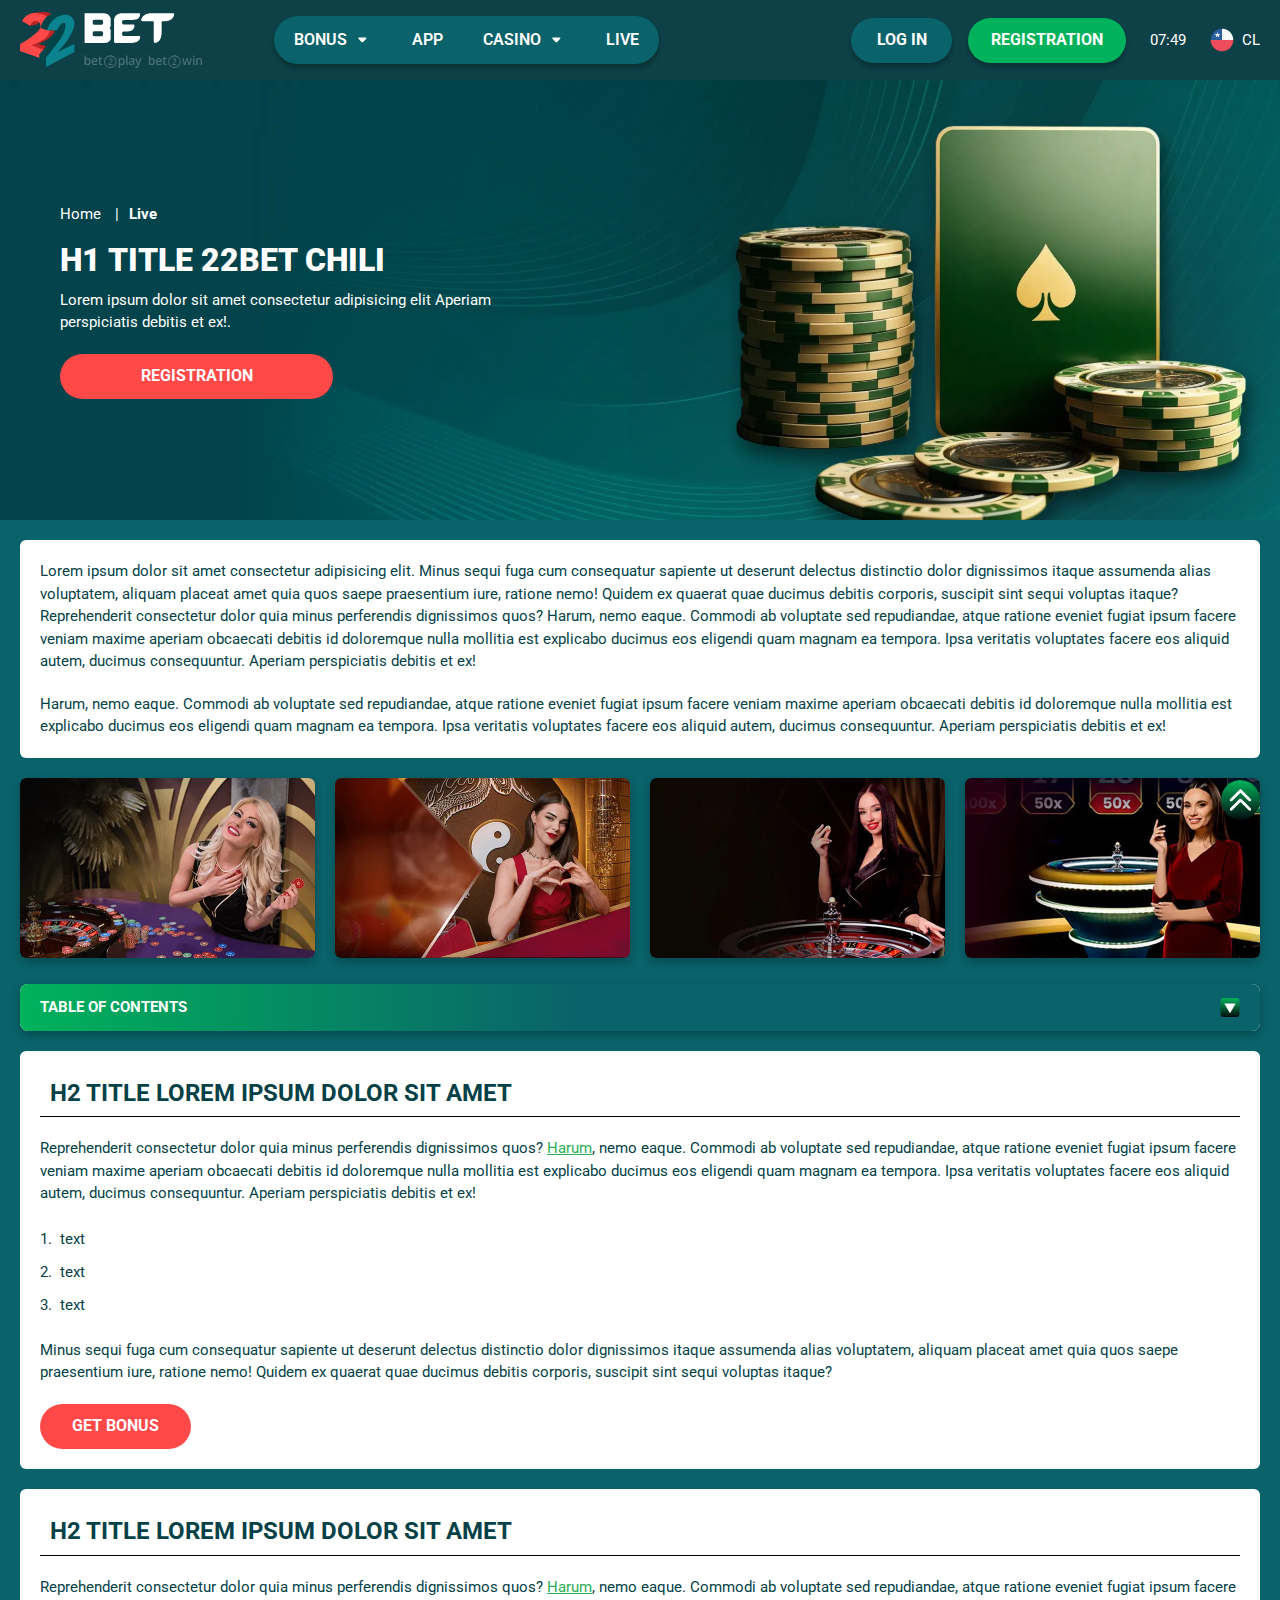
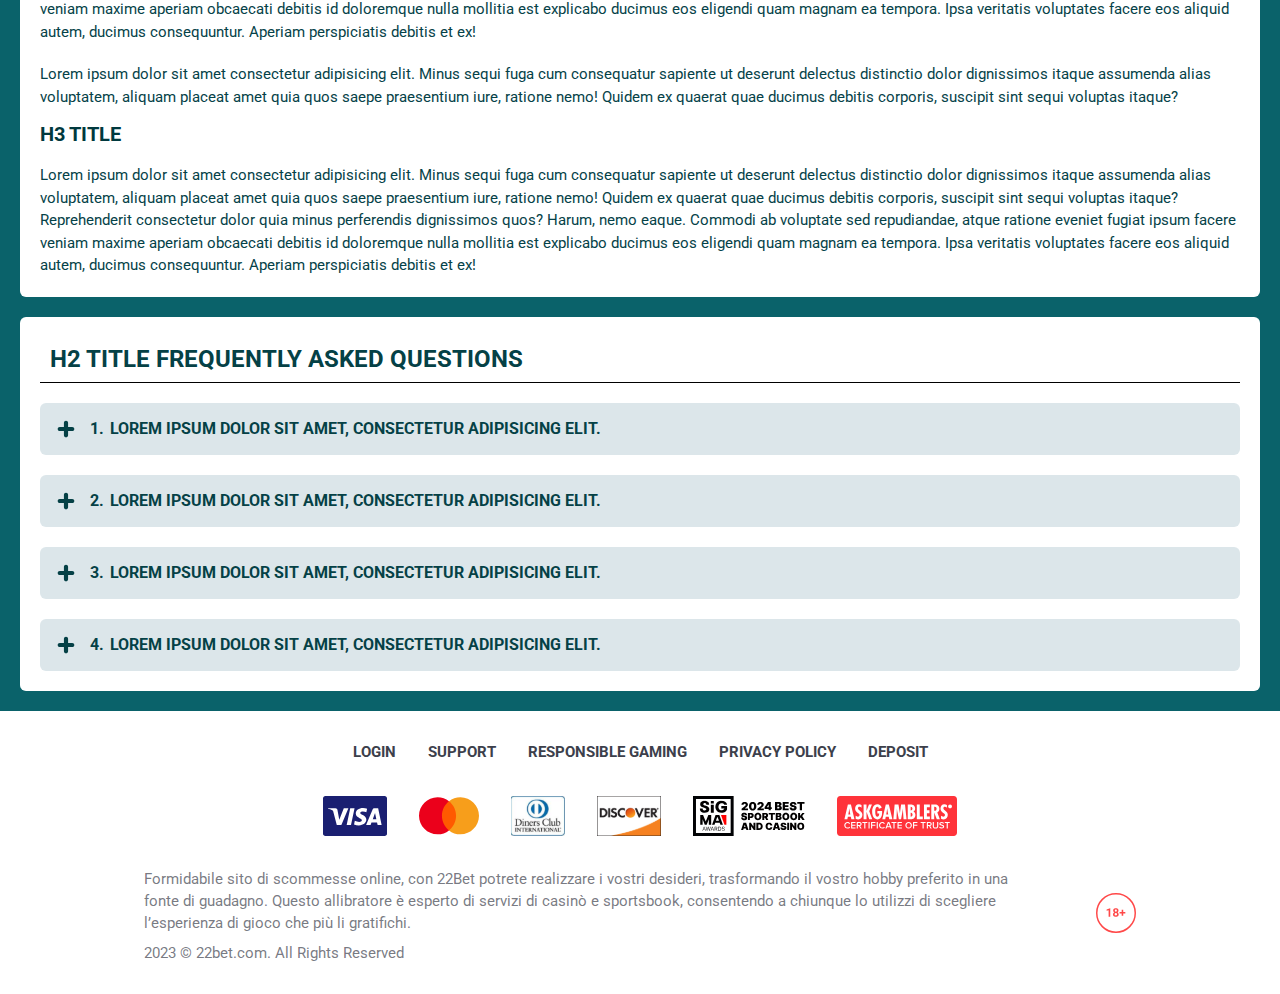
<file: live.html>
<!DOCTYPE html>
<html lang="cl">
  <head>
    <meta charset="UTF-8" />
   
    <meta name="viewport" content="width=device-width, initial-scale=1.0" />
    <title>22Bet </title>
    <meta name="description" content />
    <meta property="og:site_name" content />
    <meta property="og:title" content />
    <meta property="og:type" content="website" />
    <meta property="og:url" content />
    <meta property="og:image" content />
    <meta property="og:image:alt" content />
    <meta property="og:locale" content="cl" />
    <meta property="og:description" content />
    <link rel="preconnect" href="https://fonts.googleapis.com" />
    <link rel="preconnect" href="https://fonts.gstatic.com" crossorigin="anonymous" />
   <link href="https://fonts.googleapis.com/css2?family=Open+Sans:ital,wght@0,300..800;1,300..800&display=swap" rel="stylesheet">
<link href="https://fonts.googleapis.com/css?family=Roboto+Condensed&display=swap" rel="stylesheet">
<link href="https://fonts.googleapis.com/css2?family=Roboto:ital,wght@0,100..900;1,100..900&display=swap" rel="stylesheet">

   <link rel="stylesheet" href="./css/reset.css" />
    <link rel="stylesheet" href="./css/main.css" />
    <link rel="stylesheet" href="./css/media.css"/>
    <link rel="icon" href="./images/Group.png" type="image/x-icon"/>
    <script
    src="https://code.jquery.com/jquery-3.6.1.min.js"
    integrity="sha256-o88AwQnZB+VDvE9tvIXrMQaPlFFSUTR+nldQm1LuPXQ="
    crossorigin="anonymous"
  ></script>
  </head>
  <body>
    <header class="header">
      <section class="content header__content">
        <a href="./index.html" class="logo header__logo"
          ><img src="./images/logo.svg" alt="logo" title
        /></a>
        <button class="header__btn-menu" >
          <svg width="16px" height="16px" viewBox="0 0 16 16" xmlns="http://www.w3.org/2000/svg">
              <rect y="0" width="16" height="3" rx="1.5"></rect>
              <rect y="6.5" width="16" height="3" rx="1.5"></rect>
              <rect y="13" width="16" height="3" rx="1.5"></rect>
            </svg>
        </button>

          <nav class="menu header__menu">
            <ul class="header__menu-list">
                
              <li class="" >
              <div class="header__menu-wrapper">
                <div class="js-button-expander js-button-expander--menu" >
                <a href="./bonus.html" >
                <span>Bonus</span>
              </a>
              </div>
              <div class="header__menu-wrap js-expand-content js-expand-content--menu">
                <ul >
                  <li>
                    <a href="./freeSpins.html">
                    <span>Free Spins</span>
                  </a></li>
                  <li><a href="./promoCode.html">
                    <span>Promo Code</span>
                  </a>
                </li>
                  <li><a href="./welcomeBonus.html">
                    <span>Welcome Bonus</span>
                  </a>
                </li>
                <li><a href="./vip.html">
                    <span>VIP</span>
                  </a>
                </li>
                </ul>
              </div>
              </div>
               <a href="./bonus.html" class="header__menu-item">
                <span>Bonus</span>
              </a>
            </li>
              <li>
                <a href="./app.html">
                 App
                </a>
              </li>
              
              <li class="">
              <div class="header__menu-wrapper">
                <div class="js-button-expander js-button-expander--menu" >
                <a href="./casino.html" >
                <span> Casino</span>
              </a>
              </div>
              <div class="header__menu-wrap js-expand-content js-expand-content--menu">
                <ul >
                  <li>
                    <a href="./slots.html">
                    <span>Slots</span>
                  </a></li>
                 
                </ul>
              </div>
              </div>
               <a href="./casino.html" class="header__menu-item">
                <span>Casino</span>
              </a>
            </li>
               <li>
                <a href="./live.html">
               Live
                </a>
              </li>
              <li>
                    <a href="./freeSpins.html">
                    <span>Free Spins</span>
                  </a></li>
                  <li><a href="./promoCode.html">
                    <span>Promo Code</span>
                  </a>
                </li>
                  <li><a href="./welcomeBonus.html">
                    <span>Welcome Bonus</span>
                  </a>
                </li>
                <li><a href="./vip.html">
                    <span>VIP</span>
                  </a>
                </li>
             <li>
                    <a href="./slots.html">
                    <span>Slots</span>
                  </a></li>
             
             
            </ul>
            <div class="header__button header__button-menu " >
              <a href="#" class="button  button__login-menu">log in</a>
              <a href="#" class="button button__menu">registration</a>
            </div>
           
          </nav>
            <a href="#" class="button button__login">log in</a>
            <a href="#" class="button button__singup">registration</a>
            <div id="clock" class="header__time">00:00</div>
            <a href="" class="header__flag">
                <span><img src="./images/flag.png" alt="flag" title /></span>
                <span>cl</span>
              </a>
      </section>
    </header>
     <main class="main home main-page">
        <section class=" hero hero__page">
           
            <div class="background">
              <img src="./images/live/bg-live.webp" alt="hero" title />
              
            </div>
              <div class="hero__wrapper hero__wrapper-page">
              <div class="hero__data hero__data-bonus">
                <ul
                class="breadcrumbs "
                
              >
                <li
                  
                >
                  <a href="#" >
                    <span >Home</span></a
                  >
                 
                </li>
                <li
                  
                >
                  <a href="#" > <span >Live</span></a>
                 
                </li>
              </ul>
                <h1 class="title general hero__title">
                H1 Title 22bet Chili
                </h1>
                 <p class="hero__text">Lorem ipsum dolor sit amet consectetur adipisicing elit Aperiam perspiciatis debitis et ex!.</p>
               
                <a href="#" class="button  hero__button ">registration</a>
               
              </div>
             
            </div>
          </section>
      <section class="main__wrap main__wrap-page">
       
       <section class="content__wrapper content__wrapper-page">

         
        
       
          <section class="content article">
            <p>
           Lorem ipsum dolor sit amet consectetur adipisicing elit. Minus sequi fuga cum consequatur sapiente ut deserunt delectus distinctio dolor dignissimos itaque assumenda alias voluptatem, aliquam placeat amet quia quos saepe praesentium iure, ratione nemo! Quidem ex quaerat quae ducimus debitis corporis, suscipit sint sequi voluptas itaque? Reprehenderit consectetur dolor quia minus perferendis dignissimos quos? Harum, nemo eaque. Commodi ab voluptate sed repudiandae, atque ratione eveniet fugiat ipsum facere veniam maxime aperiam obcaecati debitis id doloremque nulla mollitia est explicabo ducimus eos eligendi quam magnam ea tempora. Ipsa veritatis voluptates facere eos aliquid autem, ducimus consequuntur. Aperiam perspiciatis debitis et ex! </p>
            <p>
            Harum, nemo eaque. Commodi ab voluptate sed repudiandae, atque ratione eveniet fugiat ipsum facere veniam maxime aperiam obcaecati debitis id doloremque nulla mollitia est explicabo ducimus eos eligendi quam magnam ea tempora. Ipsa veritatis voluptates facere eos aliquid autem, ducimus consequuntur. Aperiam perspiciatis debitis et ex!
            </p>
          </section>
    
                <section class="content casino">
           
              <ul class="casino__list casino__list-page ">
                <li class="casino__item">
                    <div class="casino__wrapper">
                      <img class="casino__img" src="./images/live/card-live1.webp" alt="" title>
                    <div class="casino__hover casino__hover-live">
                        
                        <div class="casino-box">
                            
                        <a href="#" class="button  casino__buttons">Play now</a>
                        </div>
                    </div>
                    </div>
                    
                </li>
                <li class="casino__item">
                  <div class="casino__wrapper">
                    <img class="casino__img" src="./images/live/card-live2.webp" alt="" title>
                <div class="casino__hover casino__hover-live">
                      
                        <div class="casino-box">
                            
                        <a href="#" class="button  casino__buttons">Play now</a>
                        </div>
                    </div>
                  </div>
                 
              </li>
              <li class="casino__item">
                <div class="casino__wrapper">
                  <img class="casino__img" src="./images/live/card-live3.webp" alt="" title>
               <div class="casino__hover casino__hover-live">
                        
                        <div class="casino-box">
                            
                        <a href="#" class="button  casino__buttons">Play now</a>
                        </div>
                    </div>
               
            </li>
             <li class="casino__item">
                <div class="casino__wrapper">
                  <img class="casino__img" src="./images/live/card-live4.webp" alt="" title>
               <div class="casino__hover casino__hover-live">
                        
                        <div class="casino-box">
                            
                        <a href="#" class="button  casino__buttons">Play now</a>
                        </div>
                    </div>
               
            </li>
           
           
    
      

              </ul>
         </section>
      
              <section class="content menu-review__content">
              

            
                <div class="menu__review-desk menu__review-content">table of contents</div>
                <ul class="menu__review menu__review-list">
                  <li><a href="#">H2 title  Lorem ipsum dolor sit amet</a></li>
                    <li><a href="#">H2 title  Lorem ipsum dolor sit amet</a></li>
                      <li><a href="#">H2 title  Lorem ipsum dolor sit amet</a></li>
                        <li><a href="#">H2 title  Lorem ipsum dolor sit amet</a></li>
                          <li><a href="#">H2 title  Lorem ipsum dolor sit amet</a></li>
                           <li><a href="#">H2 title Frequently Asked Questions</a></li>
                         
                          
                </ul>
             
          
          </section>
          
        
            <section class="content article">
            <h2 class="title high article__title">H2 title  Lorem ipsum dolor sit amet</h2>
            
            <p>
             Reprehenderit consectetur dolor quia minus perferendis dignissimos quos? <a href="#">Harum</a>, nemo eaque. Commodi ab voluptate sed repudiandae, atque ratione eveniet fugiat ipsum facere veniam maxime aperiam obcaecati debitis id doloremque nulla mollitia est explicabo ducimus eos eligendi quam magnam ea tempora. Ipsa veritatis voluptates facere eos aliquid autem, ducimus consequuntur. Aperiam perspiciatis debitis et ex!</p>
           
           <ol>
            <li>text</li>
            <li>text</li>
            <li>text</li>
                </ol>
              
              <p>Minus sequi fuga cum consequatur sapiente ut deserunt delectus distinctio dolor dignissimos itaque assumenda alias voluptatem, aliquam placeat amet quia quos saepe praesentium iure, ratione nemo! Quidem ex quaerat quae ducimus debitis corporis, suscipit sint sequi voluptas itaque? </p>
            <a href="#" class="button">Get Bonus</a>
            </section>
                <section class="content article">
            <h2 class="title high article__title">H2 title  Lorem ipsum dolor sit amet</h2>
            <p>Reprehenderit consectetur dolor quia minus perferendis dignissimos quos? <a href="#">Harum</a>, nemo eaque. Commodi ab voluptate sed repudiandae, atque ratione eveniet fugiat ipsum facere veniam maxime aperiam obcaecati debitis id doloremque nulla mollitia est explicabo ducimus eos eligendi quam magnam ea tempora. Ipsa veritatis voluptates facere eos aliquid autem, ducimus consequuntur. Aperiam perspiciatis debitis et ex!</p>
          <p>Lorem ipsum dolor sit amet consectetur adipisicing elit. Minus sequi fuga cum consequatur sapiente ut deserunt delectus distinctio dolor dignissimos itaque assumenda alias voluptatem, aliquam placeat amet quia quos saepe praesentium iure, ratione nemo! Quidem ex quaerat quae ducimus debitis corporis, suscipit sint sequi voluptas itaque? </p>
            <h3>h3 title</h3>
           <p>Lorem ipsum dolor sit amet consectetur adipisicing elit. Minus sequi fuga cum consequatur sapiente ut deserunt delectus distinctio dolor dignissimos itaque assumenda alias voluptatem, aliquam placeat amet quia quos saepe praesentium iure, ratione nemo! Quidem ex quaerat quae ducimus debitis corporis, suscipit sint sequi voluptas itaque? Reprehenderit consectetur dolor quia minus perferendis dignissimos quos? Harum, nemo eaque. Commodi ab voluptate sed repudiandae, atque ratione eveniet fugiat ipsum facere veniam maxime aperiam obcaecati debitis id doloremque nulla mollitia est explicabo ducimus eos eligendi quam magnam ea tempora. Ipsa veritatis voluptates facere eos aliquid autem, ducimus consequuntur. Aperiam perspiciatis debitis et ex!</p>
             </section>

          <section class="content faq">
            <h2 class="title high faq__title">H2 title  Frequently Asked Questions </h2>
            <ol class="faq__list " >
              <li class="faq__item"  >
                <h3 class="title medium faq__subtitle js-button-expander js-button-expander--faq"  > Lorem ipsum dolor sit amet, consectetur adipisicing elit.
                 </h3>
                <div  class="faq__answer js-expand-content js-expand-content--faq" >
                  <p  >
                  Lorem ipsum dolor sit amet, consectetur adipisicing elit. Dolorum velit harum repellendus quia distinctio dolorem temporibus totam nostrum facilis, incidunt ab dolor vel. Ipsum provident laborum atque, iste dolorum cupiditate at nam. Dignissimos accusamus ipsam, amet perspiciatis dolore quibusdam provident. </p>
                </div>
              </li>
              <li class="faq__item"  >
                <h3 class="title medium faq__subtitle js-button-expander js-button-expander--faq"  >Lorem ipsum dolor sit amet, consectetur adipisicing elit.</h3>
                <div class="faq__answer js-expand-content js-expand-content--faq" >
                  <p  >
                 Lorem ipsum dolor sit amet, consectetur adipisicing elit. Dolorum velit harum repellendus quia distinctio dolorem temporibus totam nostrum facilis, incidunt ab dolor vel. Ipsum provident laborum atque, iste dolorum cupiditate at nam. Dignissimos accusamus ipsam, amet perspiciatis dolore quibusdam provident. </p>
                </div>
              </li> 
              <li class="faq__item"  >
                <h3 class="title medium faq__subtitle js-button-expander js-button-expander--faq"  >Lorem ipsum dolor sit amet, consectetur adipisicing elit.</h3>
                <div class="faq__answer js-expand-content js-expand-content--faq" >
                  <p  >
                  Lorem ipsum dolor sit amet, consectetur adipisicing elit. Dolorum velit harum repellendus quia distinctio dolorem temporibus totam nostrum facilis, incidunt ab dolor vel. Ipsum provident laborum atque, iste dolorum cupiditate at nam. Dignissimos accusamus ipsam, amet perspiciatis dolore quibusdam provident. </p>
                </div>
              </li> 
              <li class="faq__item"  >
                <h3 class="title medium faq__subtitle js-button-expander js-button-expander--faq"  >Lorem ipsum dolor sit amet, consectetur adipisicing elit.</h3>
                <div class="faq__answer js-expand-content js-expand-content--faq" >
                  <p  >
                  Lorem ipsum dolor sit amet, consectetur adipisicing elit. Dolorum velit harum repellendus quia distinctio dolorem temporibus totam nostrum facilis, incidunt ab dolor vel. Ipsum provident laborum atque, iste dolorum cupiditate at nam. Dignissimos accusamus ipsam, amet perspiciatis dolore quibusdam provident.</p>
                </div>
              </li> 
             
            </ol>
          </section>
          
        </section> 
      
        <div class=""  onclick="scrollToTop()">
          <button class="main__arrow" id="scrollToTopBtn"></button>
        </div> 
        
      </section>
    </main> 
     <footer class=" footer ">
      <section class="content footer__content">
        <ul class="footer__menu">
         <li><a href="./login.html">Login</a></li>
         <li><a href="./support.html">Support</a></li>
         <li><a href="./responsible.html">Responsible Gaming</a></li>
         <li><a href="./policy.html">Privacy Policy</a></li>
         <li><a href="./deposit.html">Deposit</a></li>
        </ul>
       
          <ul class="footer__cards-list">
           
            <li>
              <a href="#"
                ><img src="./images/visa.svg" alt="cardvisa" title
              /></a>
            </li>
            <li>
              <a href="#"
                ><img
                  src="./images/mastercard.svg"
                  alt="mastercard"
                  title
              /></a>
            </li>
            <li>
                <a href="#"
                  ><img src="./images/diners.svg" alt="diners" title
                /></a>
              </li>
              <li>
                <a href="#"
                  ><img src="./images/discover.svg" alt="discover" title
                /></a>
              </li>
              <li>
                <a href="#"
                  ><img src="./images/sigma.svg" alt="sigma" title
                /></a>
              </li>
              <li>
                <a href="#"
                  ><img src="./images/ask.svg" alt="ask" title
                /></a>
              </li>
            
          </ul>
       
        <div class="footer__wrapp">
          <div class="footer__text">
           <p>Formidabile sito di scommesse online, con 22Bet potrete realizzare i vostri desideri, trasformando il vostro hobby preferito in una fonte di guadagno. Questo allibratore è esperto di servizi di casinò e sportsbook, consentendo a chiunque lo utilizzi di scegliere l’esperienza di gioco che più li gratifichi.</p>
            <p>2023 &copy; 22bet.com. All Rights Reserved
</p>
           
          </div>
          <div class="footer__age">
            <img src="./images/age.svg" alt="age" title />
          </div>
        </div>
      
      </section>
    </footer>
    <script src="./js/arrowUp.js" defer></script>
    <script src="./js/sidebar.js" defer></script>
    <script src="./js/expander.js" defer></script>
    <script src="./js/mobile-menu.js" defer></script>
    <script src="./js/clock.js" defer></script>
  </body>
</html>
</file>
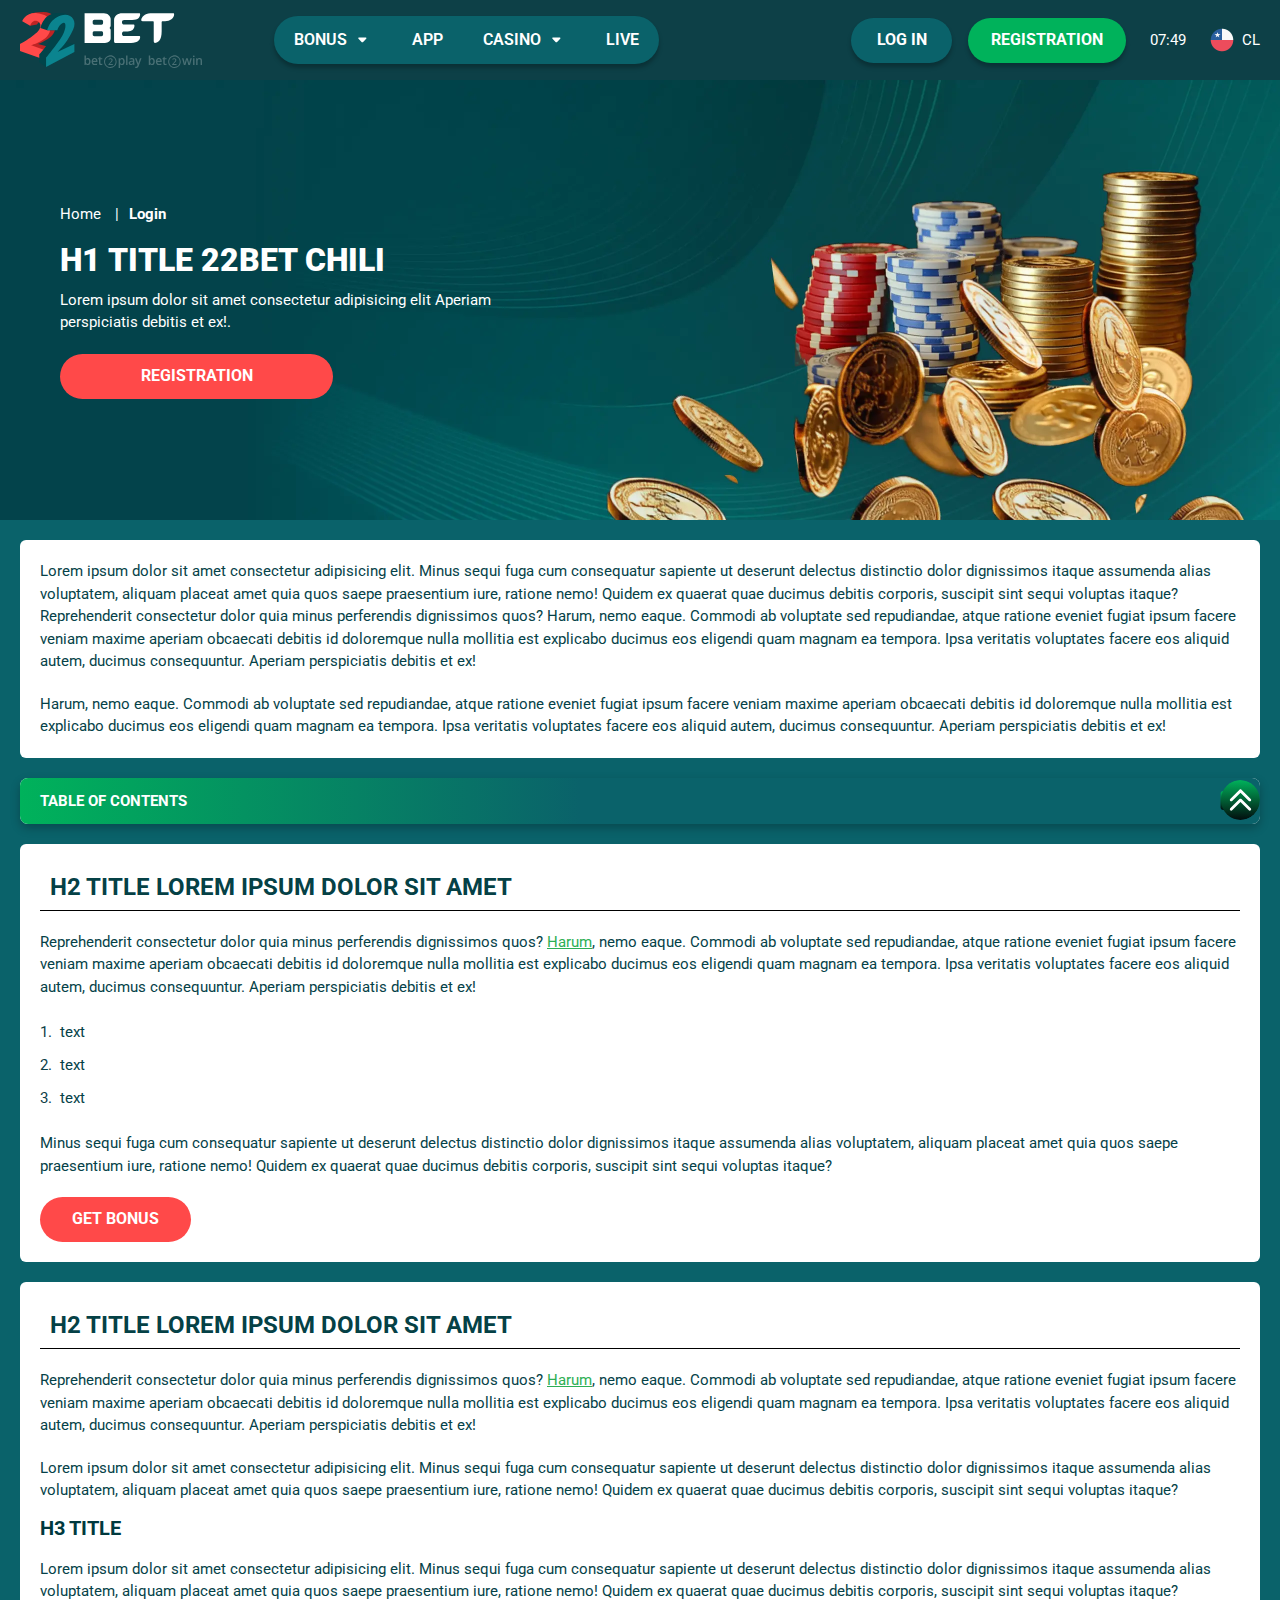
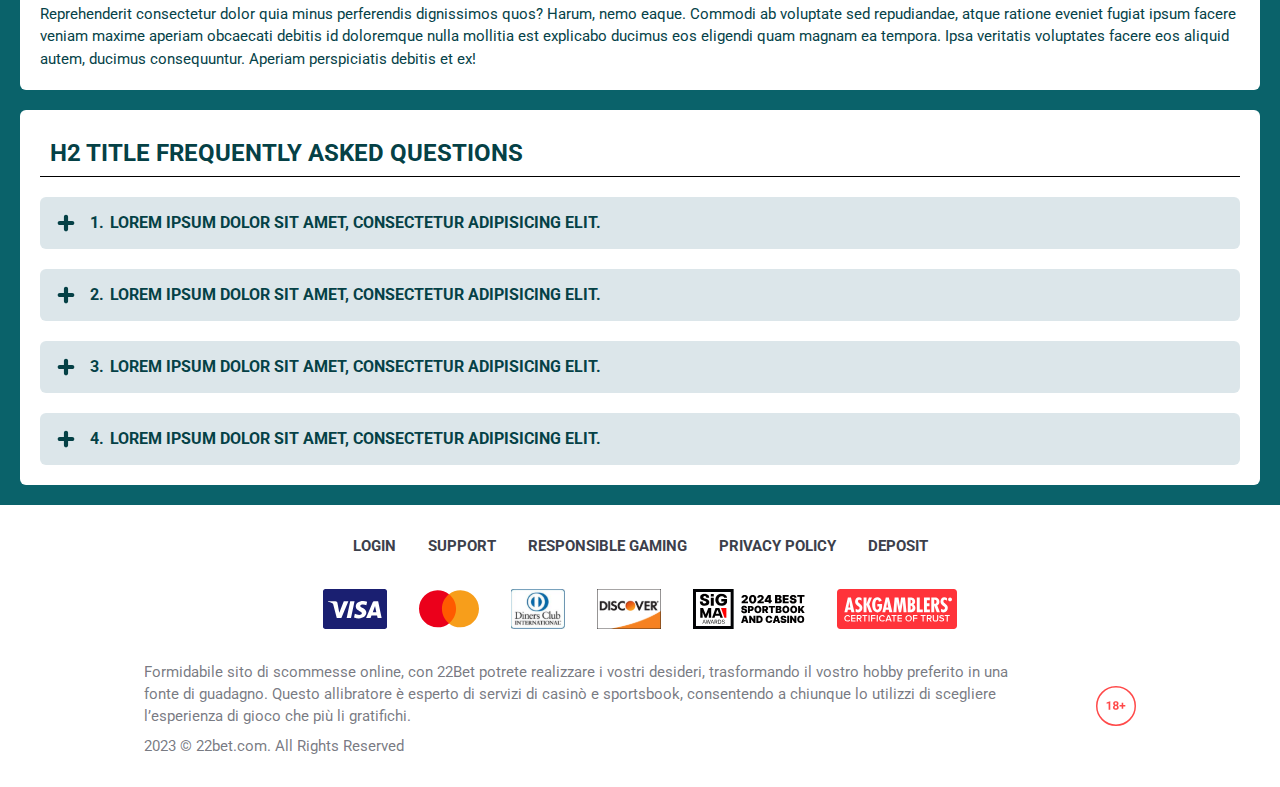
<file: login.html>
<!DOCTYPE html>
<html lang="cl">
  <head>
    <meta charset="UTF-8" />
   
    <meta name="viewport" content="width=device-width, initial-scale=1.0" />
    <title>22Bet </title>
    <meta name="description" content />
    <meta property="og:site_name" content />
    <meta property="og:title" content />
    <meta property="og:type" content="website" />
    <meta property="og:url" content />
    <meta property="og:image" content />
    <meta property="og:image:alt" content />
    <meta property="og:locale" content="cl" />
    <meta property="og:description" content />
    <link rel="preconnect" href="https://fonts.googleapis.com" />
    <link rel="preconnect" href="https://fonts.gstatic.com" crossorigin="anonymous" />
   <link href="https://fonts.googleapis.com/css2?family=Open+Sans:ital,wght@0,300..800;1,300..800&display=swap" rel="stylesheet">
<link href="https://fonts.googleapis.com/css?family=Roboto+Condensed&display=swap" rel="stylesheet">
<link href="https://fonts.googleapis.com/css2?family=Roboto:ital,wght@0,100..900;1,100..900&display=swap" rel="stylesheet">

   <link rel="stylesheet" href="./css/reset.css" />
    <link rel="stylesheet" href="./css/main.css" />
    <link rel="stylesheet" href="./css/media.css"/>
    <link rel="icon" href="./images/Group.png" type="image/x-icon"/>
    <script
    src="https://code.jquery.com/jquery-3.6.1.min.js"
    integrity="sha256-o88AwQnZB+VDvE9tvIXrMQaPlFFSUTR+nldQm1LuPXQ="
    crossorigin="anonymous"
  ></script>
  </head>
  <body>
    <header class="header">
      <section class="content header__content">
        <a href="./index.html" class="logo header__logo"
          ><img src="./images/logo.svg" alt="logo" title
        /></a>
        <button class="header__btn-menu" >
          <svg width="16px" height="16px" viewBox="0 0 16 16" xmlns="http://www.w3.org/2000/svg">
              <rect y="0" width="16" height="3" rx="1.5"></rect>
              <rect y="6.5" width="16" height="3" rx="1.5"></rect>
              <rect y="13" width="16" height="3" rx="1.5"></rect>
            </svg>
        </button>

          <nav class="menu header__menu">
            <ul class="header__menu-list">
                
              <li class="" >
              <div class="header__menu-wrapper">
                <div class="js-button-expander js-button-expander--menu" >
                <a href="./bonus.html" >
                <span>Bonus</span>
              </a>
              </div>
              <div class="header__menu-wrap js-expand-content js-expand-content--menu">
                <ul >
                  <li>
                    <a href="./freeSpins.html">
                    <span>Free Spins</span>
                  </a></li>
                  <li><a href="./promoCode.html">
                    <span>Promo Code</span>
                  </a>
                </li>
                  <li><a href="./welcomeBonus.html">
                    <span>Welcome Bonus</span>
                  </a>
                </li>
                <li><a href="./vip.html">
                    <span>VIP</span>
                  </a>
                </li>
                </ul>
              </div>
              </div>
               <a href="./bonus.html" class="header__menu-item">
                <span>Bonus</span>
              </a>
            </li>
              <li>
                <a href="./app.html">
                 App
                </a>
              </li>
              
              <li class="">
              <div class="header__menu-wrapper">
                <div class="js-button-expander js-button-expander--menu" >
                <a href="./casino.html" >
                <span> Casino</span>
              </a>
              </div>
              <div class="header__menu-wrap js-expand-content js-expand-content--menu">
                <ul >
                  <li>
                    <a href="./slots.html">
                    <span>Slots</span>
                  </a></li>
                 
                </ul>
              </div>
              </div>
               <a href="./casino.html" class="header__menu-item">
                <span>Casino</span>
              </a>
            </li>
               <li>
                <a href="./live.html">
               Live
                </a>
              </li>
              <li>
                    <a href="./freeSpins.html">
                    <span>Free Spins</span>
                  </a></li>
                  <li><a href="./promoCode.html">
                    <span>Promo Code</span>
                  </a>
                </li>
                  <li><a href="./welcomeBonus.html">
                    <span>Welcome Bonus</span>
                  </a>
                </li>
                <li><a href="./vip.html">
                    <span>VIP</span>
                  </a>
                </li>
             <li>
                    <a href="./slots.html">
                    <span>Slots</span>
                  </a></li>
             
             
            </ul>
            <div class="header__button header__button-menu " >
              <a href="#" class="button  button__login-menu">log in</a>
              <a href="#" class="button button__menu">registration</a>
            </div>
           
          </nav>
            <a href="#" class="button button__login">log in</a>
            <a href="#" class="button button__singup">registration</a>
            <div id="clock" class="header__time">00:00</div>
            <a href="" class="header__flag">
                <span><img src="./images/flag.png" alt="flag" title /></span>
                <span>cl</span>
              </a>
      </section>
    </header>
     <main class="main home main-page">
        <section class=" hero hero__page">
           
            <div class="background">
              <img src="./images/layout-images/bg-login.webp" alt="hero" title />
              
            </div>
              <div class="hero__wrapper hero__wrapper-page">
              <div class="hero__data hero__data-bonus">
                <ul
                class="breadcrumbs "
                
              >
                <li
                  
                >
                  <a href="#" >
                    <span >Home</span></a
                  >
                 
                </li>
                <li
                  
                >
                  <a href="#" > <span >Login</span></a>
                 
                </li>
              </ul>
                <h1 class="title general hero__title">
                H1 Title 22bet Chili
                </h1>
                 <p class="hero__text">Lorem ipsum dolor sit amet consectetur adipisicing elit Aperiam perspiciatis debitis et ex!.</p>
               
                <a href="#" class="button  hero__button ">registration</a>
               
              </div>
             
            </div>
          </section>
      <section class="main__wrap main__wrap-page">
       
       <section class="content__wrapper content__wrapper-page">

         
        
       
          <section class="content article">
            <p>
           Lorem ipsum dolor sit amet consectetur adipisicing elit. Minus sequi fuga cum consequatur sapiente ut deserunt delectus distinctio dolor dignissimos itaque assumenda alias voluptatem, aliquam placeat amet quia quos saepe praesentium iure, ratione nemo! Quidem ex quaerat quae ducimus debitis corporis, suscipit sint sequi voluptas itaque? Reprehenderit consectetur dolor quia minus perferendis dignissimos quos? Harum, nemo eaque. Commodi ab voluptate sed repudiandae, atque ratione eveniet fugiat ipsum facere veniam maxime aperiam obcaecati debitis id doloremque nulla mollitia est explicabo ducimus eos eligendi quam magnam ea tempora. Ipsa veritatis voluptates facere eos aliquid autem, ducimus consequuntur. Aperiam perspiciatis debitis et ex! </p>
            <p>
            Harum, nemo eaque. Commodi ab voluptate sed repudiandae, atque ratione eveniet fugiat ipsum facere veniam maxime aperiam obcaecati debitis id doloremque nulla mollitia est explicabo ducimus eos eligendi quam magnam ea tempora. Ipsa veritatis voluptates facere eos aliquid autem, ducimus consequuntur. Aperiam perspiciatis debitis et ex!
            </p>
          </section>
    
           
              <section class="content menu-review__content">
              

            
                <div class="menu__review-desk menu__review-content">table of contents</div>
                <ul class="menu__review menu__review-list">
                  <li><a href="#">H2 title  Lorem ipsum dolor sit amet</a></li>
                    <li><a href="#">H2 title  Lorem ipsum dolor sit amet</a></li>
                      <li><a href="#">H2 title  Lorem ipsum dolor sit amet</a></li>
                        <li><a href="#">H2 title  Lorem ipsum dolor sit amet</a></li>
                          <li><a href="#">H2 title  Lorem ipsum dolor sit amet</a></li>
                           <li><a href="#">H2 title Frequently Asked Questions</a></li>
                         
                          
                </ul>
             
          
          </section>
          
        
            <section class="content article">
            <h2 class="title high article__title">H2 title  Lorem ipsum dolor sit amet</h2>
            
            <p>
             Reprehenderit consectetur dolor quia minus perferendis dignissimos quos? <a href="#">Harum</a>, nemo eaque. Commodi ab voluptate sed repudiandae, atque ratione eveniet fugiat ipsum facere veniam maxime aperiam obcaecati debitis id doloremque nulla mollitia est explicabo ducimus eos eligendi quam magnam ea tempora. Ipsa veritatis voluptates facere eos aliquid autem, ducimus consequuntur. Aperiam perspiciatis debitis et ex!</p>
           
           <ol>
            <li>text</li>
            <li>text</li>
            <li>text</li>
                </ol>
              
              <p>Minus sequi fuga cum consequatur sapiente ut deserunt delectus distinctio dolor dignissimos itaque assumenda alias voluptatem, aliquam placeat amet quia quos saepe praesentium iure, ratione nemo! Quidem ex quaerat quae ducimus debitis corporis, suscipit sint sequi voluptas itaque? </p>
            <a href="#" class="button">Get Bonus</a>
            </section>
                <section class="content article">
            <h2 class="title high article__title">H2 title  Lorem ipsum dolor sit amet</h2>
            <p>Reprehenderit consectetur dolor quia minus perferendis dignissimos quos? <a href="#">Harum</a>, nemo eaque. Commodi ab voluptate sed repudiandae, atque ratione eveniet fugiat ipsum facere veniam maxime aperiam obcaecati debitis id doloremque nulla mollitia est explicabo ducimus eos eligendi quam magnam ea tempora. Ipsa veritatis voluptates facere eos aliquid autem, ducimus consequuntur. Aperiam perspiciatis debitis et ex!</p>
          <p>Lorem ipsum dolor sit amet consectetur adipisicing elit. Minus sequi fuga cum consequatur sapiente ut deserunt delectus distinctio dolor dignissimos itaque assumenda alias voluptatem, aliquam placeat amet quia quos saepe praesentium iure, ratione nemo! Quidem ex quaerat quae ducimus debitis corporis, suscipit sint sequi voluptas itaque? </p>
            <h3>h3 title</h3>
           <p>Lorem ipsum dolor sit amet consectetur adipisicing elit. Minus sequi fuga cum consequatur sapiente ut deserunt delectus distinctio dolor dignissimos itaque assumenda alias voluptatem, aliquam placeat amet quia quos saepe praesentium iure, ratione nemo! Quidem ex quaerat quae ducimus debitis corporis, suscipit sint sequi voluptas itaque? Reprehenderit consectetur dolor quia minus perferendis dignissimos quos? Harum, nemo eaque. Commodi ab voluptate sed repudiandae, atque ratione eveniet fugiat ipsum facere veniam maxime aperiam obcaecati debitis id doloremque nulla mollitia est explicabo ducimus eos eligendi quam magnam ea tempora. Ipsa veritatis voluptates facere eos aliquid autem, ducimus consequuntur. Aperiam perspiciatis debitis et ex!</p>
             </section>

          <section class="content faq">
            <h2 class="title high faq__title">H2 title  Frequently Asked Questions </h2>
            <ol class="faq__list " >
              <li class="faq__item"  >
                <h3 class="title medium faq__subtitle js-button-expander js-button-expander--faq"  > Lorem ipsum dolor sit amet, consectetur adipisicing elit.
                 </h3>
                <div  class="faq__answer js-expand-content js-expand-content--faq" >
                  <p  >
                  Lorem ipsum dolor sit amet, consectetur adipisicing elit. Dolorum velit harum repellendus quia distinctio dolorem temporibus totam nostrum facilis, incidunt ab dolor vel. Ipsum provident laborum atque, iste dolorum cupiditate at nam. Dignissimos accusamus ipsam, amet perspiciatis dolore quibusdam provident. </p>
                </div>
              </li>
              <li class="faq__item"  >
                <h3 class="title medium faq__subtitle js-button-expander js-button-expander--faq"  >Lorem ipsum dolor sit amet, consectetur adipisicing elit.</h3>
                <div class="faq__answer js-expand-content js-expand-content--faq" >
                  <p  >
                 Lorem ipsum dolor sit amet, consectetur adipisicing elit. Dolorum velit harum repellendus quia distinctio dolorem temporibus totam nostrum facilis, incidunt ab dolor vel. Ipsum provident laborum atque, iste dolorum cupiditate at nam. Dignissimos accusamus ipsam, amet perspiciatis dolore quibusdam provident. </p>
                </div>
              </li> 
              <li class="faq__item"  >
                <h3 class="title medium faq__subtitle js-button-expander js-button-expander--faq"  >Lorem ipsum dolor sit amet, consectetur adipisicing elit.</h3>
                <div class="faq__answer js-expand-content js-expand-content--faq" >
                  <p  >
                  Lorem ipsum dolor sit amet, consectetur adipisicing elit. Dolorum velit harum repellendus quia distinctio dolorem temporibus totam nostrum facilis, incidunt ab dolor vel. Ipsum provident laborum atque, iste dolorum cupiditate at nam. Dignissimos accusamus ipsam, amet perspiciatis dolore quibusdam provident. </p>
                </div>
              </li> 
              <li class="faq__item"  >
                <h3 class="title medium faq__subtitle js-button-expander js-button-expander--faq"  >Lorem ipsum dolor sit amet, consectetur adipisicing elit.</h3>
                <div class="faq__answer js-expand-content js-expand-content--faq" >
                  <p  >
                  Lorem ipsum dolor sit amet, consectetur adipisicing elit. Dolorum velit harum repellendus quia distinctio dolorem temporibus totam nostrum facilis, incidunt ab dolor vel. Ipsum provident laborum atque, iste dolorum cupiditate at nam. Dignissimos accusamus ipsam, amet perspiciatis dolore quibusdam provident.</p>
                </div>
              </li> 
             
            </ol>
          </section>
          
        </section> 
      
        <div class=""  onclick="scrollToTop()">
          <button class="main__arrow" id="scrollToTopBtn"></button>
        </div> 
        
      </section>
    </main> 
     <footer class=" footer ">
      <section class="content footer__content">
        <ul class="footer__menu">
         <li><a href="./login.html">Login</a></li>
         <li><a href="./support.html">Support</a></li>
         <li><a href="./responsible.html">Responsible Gaming</a></li>
         <li><a href="./policy.html">Privacy Policy</a></li>
         <li><a href="./deposit.html">Deposit</a></li>
        </ul>
       
          <ul class="footer__cards-list">
           
            <li>
              <a href="#"
                ><img src="./images/visa.svg" alt="cardvisa" title
              /></a>
            </li>
            <li>
              <a href="#"
                ><img
                  src="./images/mastercard.svg"
                  alt="mastercard"
                  title
              /></a>
            </li>
            <li>
                <a href="#"
                  ><img src="./images/diners.svg" alt="diners" title
                /></a>
              </li>
              <li>
                <a href="#"
                  ><img src="./images/discover.svg" alt="discover" title
                /></a>
              </li>
              <li>
                <a href="#"
                  ><img src="./images/sigma.svg" alt="sigma" title
                /></a>
              </li>
              <li>
                <a href="#"
                  ><img src="./images/ask.svg" alt="ask" title
                /></a>
              </li>
            
          </ul>
       
        <div class="footer__wrapp">
          <div class="footer__text">
           <p>Formidabile sito di scommesse online, con 22Bet potrete realizzare i vostri desideri, trasformando il vostro hobby preferito in una fonte di guadagno. Questo allibratore è esperto di servizi di casinò e sportsbook, consentendo a chiunque lo utilizzi di scegliere l’esperienza di gioco che più li gratifichi.</p>
            <p>2023 &copy; 22bet.com. All Rights Reserved
</p>
           
          </div>
          <div class="footer__age">
            <img src="./images/age.svg" alt="age" title />
          </div>
        </div>
      
      </section>
    </footer>
    <script src="./js/arrowUp.js" defer></script>
    <script src="./js/sidebar.js" defer></script>
    <script src="./js/expander.js" defer></script>
    <script src="./js/mobile-menu.js" defer></script>
    <script src="./js/clock.js" defer></script>
  </body>
</html>
</file>
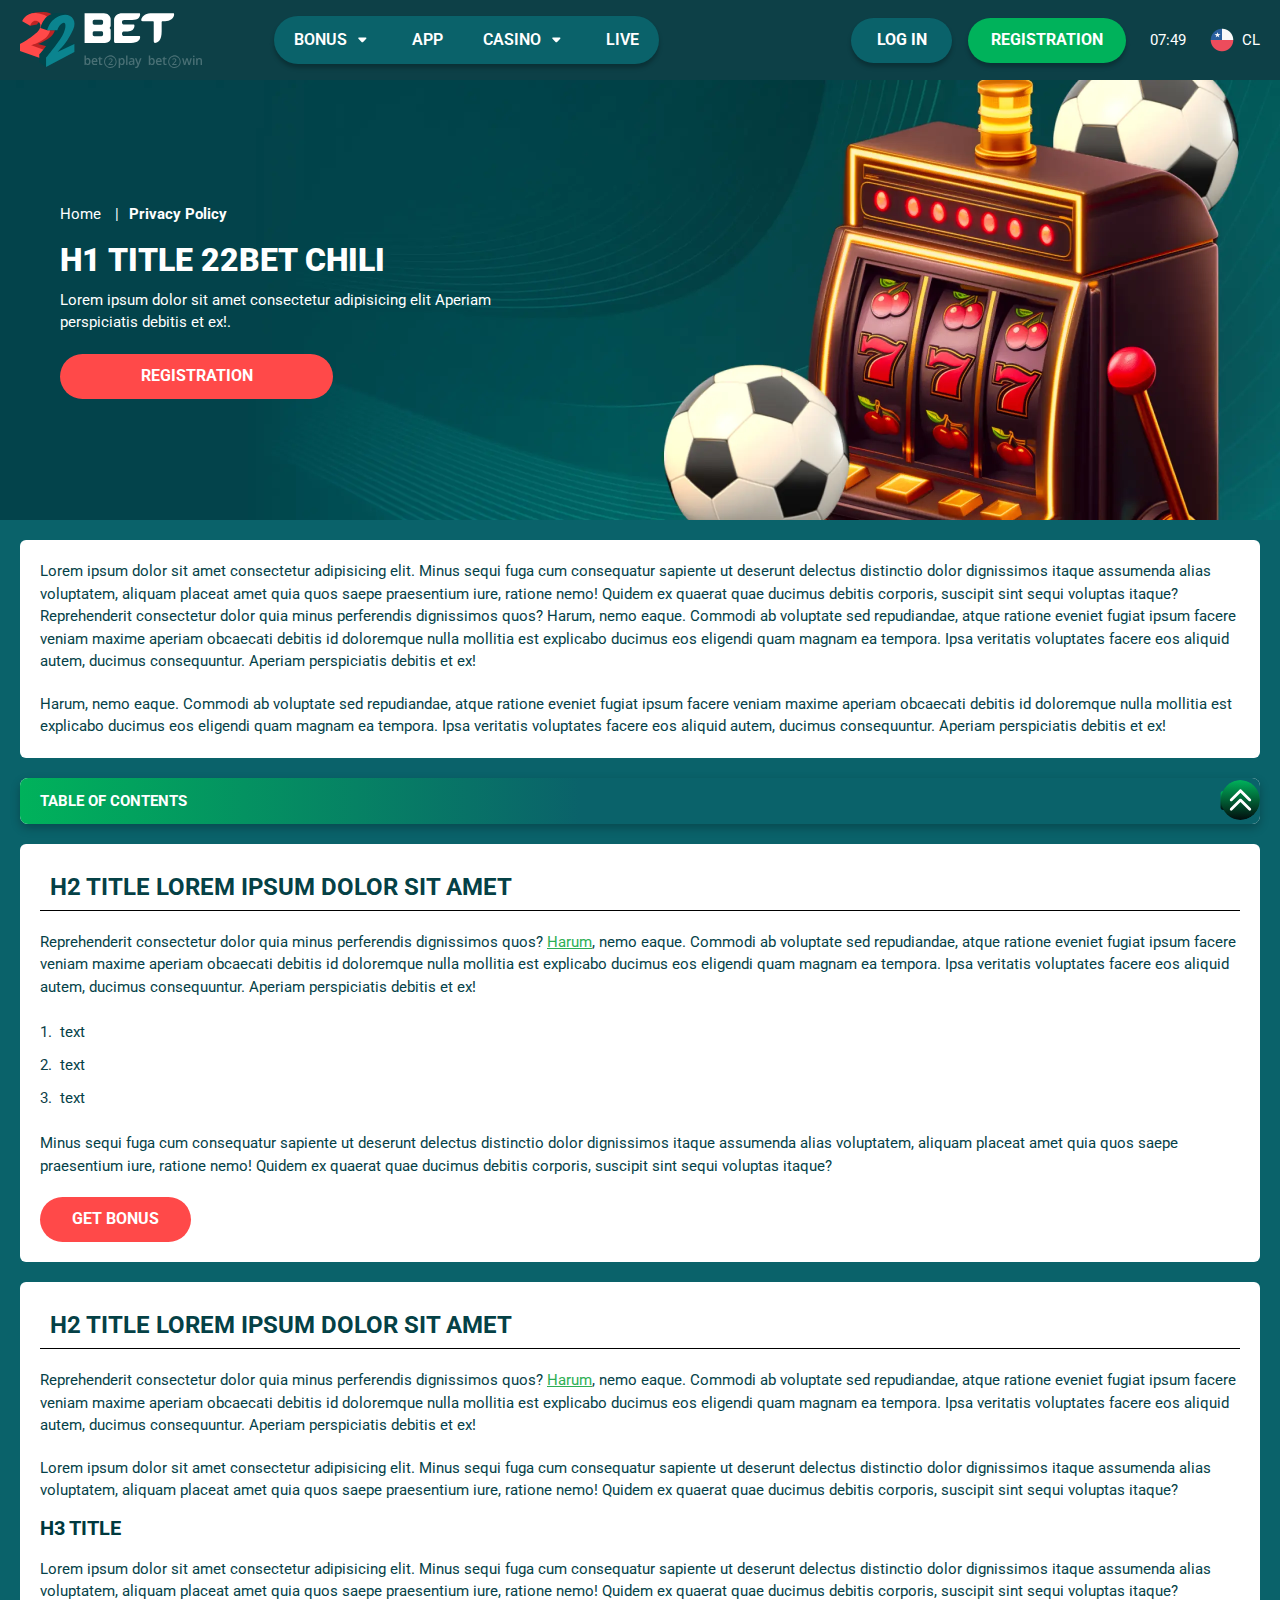
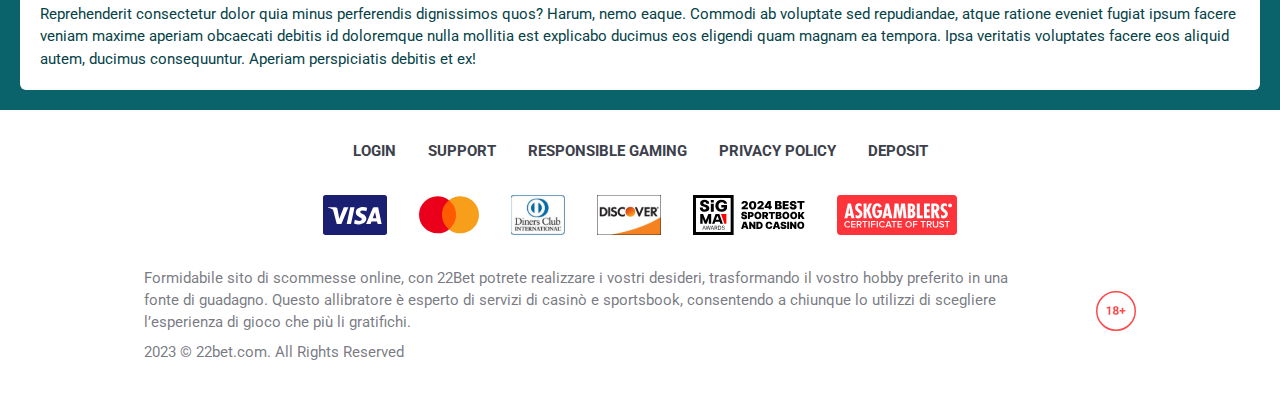
<file: policy.html>
<!DOCTYPE html>
<html lang="cl">
  <head>
    <meta charset="UTF-8" />
   
    <meta name="viewport" content="width=device-width, initial-scale=1.0" />
    <title>22Bet </title>
    <meta name="description" content />
    <meta property="og:site_name" content />
    <meta property="og:title" content />
    <meta property="og:type" content="website" />
    <meta property="og:url" content />
    <meta property="og:image" content />
    <meta property="og:image:alt" content />
    <meta property="og:locale" content="cl" />
    <meta property="og:description" content />
    <link rel="preconnect" href="https://fonts.googleapis.com" />
    <link rel="preconnect" href="https://fonts.gstatic.com" crossorigin="anonymous" />
   <link href="https://fonts.googleapis.com/css2?family=Open+Sans:ital,wght@0,300..800;1,300..800&display=swap" rel="stylesheet">
<link href="https://fonts.googleapis.com/css?family=Roboto+Condensed&display=swap" rel="stylesheet">
<link href="https://fonts.googleapis.com/css2?family=Roboto:ital,wght@0,100..900;1,100..900&display=swap" rel="stylesheet">

   <link rel="stylesheet" href="./css/reset.css" />
    <link rel="stylesheet" href="./css/main.css" />
    <link rel="stylesheet" href="./css/media.css"/>
    <link rel="icon" href="./images/Group.png" type="image/x-icon"/>
    <script
    src="https://code.jquery.com/jquery-3.6.1.min.js"
    integrity="sha256-o88AwQnZB+VDvE9tvIXrMQaPlFFSUTR+nldQm1LuPXQ="
    crossorigin="anonymous"
  ></script>
  </head>
  <body>
    <header class="header">
      <section class="content header__content">
        <a href="./index.html" class="logo header__logo"
          ><img src="./images/logo.svg" alt="logo" title
        /></a>
        <button class="header__btn-menu" >
          <svg width="16px" height="16px" viewBox="0 0 16 16" xmlns="http://www.w3.org/2000/svg">
              <rect y="0" width="16" height="3" rx="1.5"></rect>
              <rect y="6.5" width="16" height="3" rx="1.5"></rect>
              <rect y="13" width="16" height="3" rx="1.5"></rect>
            </svg>
        </button>

          <nav class="menu header__menu">
            <ul class="header__menu-list">
                
              <li class="" >
              <div class="header__menu-wrapper">
                <div class="js-button-expander js-button-expander--menu" >
                <a href="./bonus.html" >
                <span>Bonus</span>
              </a>
              </div>
              <div class="header__menu-wrap js-expand-content js-expand-content--menu">
                <ul >
                  <li>
                    <a href="./freeSpins.html">
                    <span>Free Spins</span>
                  </a></li>
                  <li><a href="./promoCode.html">
                    <span>Promo Code</span>
                  </a>
                </li>
                  <li><a href="./welcomeBonus.html">
                    <span>Welcome Bonus</span>
                  </a>
                </li>
                <li><a href="./vip.html">
                    <span>VIP</span>
                  </a>
                </li>
                </ul>
              </div>
              </div>
               <a href="./bonus.html" class="header__menu-item">
                <span>Bonus</span>
              </a>
            </li>
              <li>
                <a href="./app.html">
                 App
                </a>
              </li>
              
              <li class="">
              <div class="header__menu-wrapper">
                <div class="js-button-expander js-button-expander--menu" >
                <a href="./casino.html" >
                <span> Casino</span>
              </a>
              </div>
              <div class="header__menu-wrap js-expand-content js-expand-content--menu">
                <ul >
                  <li>
                    <a href="./slots.html">
                    <span>Slots</span>
                  </a></li>
                 
                </ul>
              </div>
              </div>
               <a href="./casino.html" class="header__menu-item">
                <span>Casino</span>
              </a>
            </li>
               <li>
                <a href="./live.html">
               Live
                </a>
              </li>
              <li>
                    <a href="./freeSpins.html">
                    <span>Free Spins</span>
                  </a></li>
                  <li><a href="./promoCode.html">
                    <span>Promo Code</span>
                  </a>
                </li>
                  <li><a href="./welcomeBonus.html">
                    <span>Welcome Bonus</span>
                  </a>
                </li>
                <li><a href="./vip.html">
                    <span>VIP</span>
                  </a>
                </li>
             <li>
                    <a href="./slots.html">
                    <span>Slots</span>
                  </a></li>
             
             
            </ul>
            <div class="header__button header__button-menu " >
              <a href="#" class="button  button__login-menu">log in</a>
              <a href="#" class="button button__menu">registration</a>
            </div>
           
          </nav>
            <a href="#" class="button button__login">log in</a>
            <a href="#" class="button button__singup">registration</a>
            <div id="clock" class="header__time">00:00</div>
            <a href="" class="header__flag">
                <span><img src="./images/flag.png" alt="flag" title /></span>
                <span>cl</span>
              </a>
      </section>
    </header>
     <main class="main home main-page">
        <section class=" hero hero__page">
           
            <div class="background">
              <img src="./images/layout-images/bg-policy.webp" alt="hero" title />
              
            </div>
              <div class="hero__wrapper hero__wrapper-page">
              <div class="hero__data hero__data-bonus">
                <ul
                class="breadcrumbs "
                
              >
                <li
                  
                >
                  <a href="#" >
                    <span >Home</span></a
                  >
                 
                </li>
                <li
                  
                >
                  <a href="#" > <span >Privacy Policy</span></a>
                 
                </li>
              </ul>
                <h1 class="title general hero__title">
                H1 Title 22bet Chili
                </h1>
                 <p class="hero__text">Lorem ipsum dolor sit amet consectetur adipisicing elit Aperiam perspiciatis debitis et ex!.</p>
               
                <a href="#" class="button  hero__button ">registration</a>
               
              </div>
             
            </div>
          </section>
      <section class="main__wrap main__wrap-page">
       
       <section class="content__wrapper content__wrapper-page">

         
        
       
          <section class="content article">
            <p>
           Lorem ipsum dolor sit amet consectetur adipisicing elit. Minus sequi fuga cum consequatur sapiente ut deserunt delectus distinctio dolor dignissimos itaque assumenda alias voluptatem, aliquam placeat amet quia quos saepe praesentium iure, ratione nemo! Quidem ex quaerat quae ducimus debitis corporis, suscipit sint sequi voluptas itaque? Reprehenderit consectetur dolor quia minus perferendis dignissimos quos? Harum, nemo eaque. Commodi ab voluptate sed repudiandae, atque ratione eveniet fugiat ipsum facere veniam maxime aperiam obcaecati debitis id doloremque nulla mollitia est explicabo ducimus eos eligendi quam magnam ea tempora. Ipsa veritatis voluptates facere eos aliquid autem, ducimus consequuntur. Aperiam perspiciatis debitis et ex! </p>
            <p>
            Harum, nemo eaque. Commodi ab voluptate sed repudiandae, atque ratione eveniet fugiat ipsum facere veniam maxime aperiam obcaecati debitis id doloremque nulla mollitia est explicabo ducimus eos eligendi quam magnam ea tempora. Ipsa veritatis voluptates facere eos aliquid autem, ducimus consequuntur. Aperiam perspiciatis debitis et ex!
            </p>
          </section>
    
           
              <section class="content menu-review__content">
              

            
                <div class="menu__review-desk menu__review-content">table of contents</div>
                <ul class="menu__review menu__review-list">
                  <li><a href="#">H2 title  Lorem ipsum dolor sit amet</a></li>
                    <li><a href="#">H2 title  Lorem ipsum dolor sit amet</a></li>
                      <li><a href="#">H2 title  Lorem ipsum dolor sit amet</a></li>
                        <li><a href="#">H2 title  Lorem ipsum dolor sit amet</a></li>
                          <li><a href="#">H2 title  Lorem ipsum dolor sit amet</a></li>
                           <li><a href="#">H2 title Frequently Asked Questions</a></li>
                         
                          
                </ul>
             
          
          </section>
          
        
            <section class="content article">
            <h2 class="title high article__title">H2 title  Lorem ipsum dolor sit amet</h2>
            
            <p>
             Reprehenderit consectetur dolor quia minus perferendis dignissimos quos? <a href="#">Harum</a>, nemo eaque. Commodi ab voluptate sed repudiandae, atque ratione eveniet fugiat ipsum facere veniam maxime aperiam obcaecati debitis id doloremque nulla mollitia est explicabo ducimus eos eligendi quam magnam ea tempora. Ipsa veritatis voluptates facere eos aliquid autem, ducimus consequuntur. Aperiam perspiciatis debitis et ex!</p>
           
           <ol>
            <li>text</li>
            <li>text</li>
            <li>text</li>
                </ol>
              
              <p>Minus sequi fuga cum consequatur sapiente ut deserunt delectus distinctio dolor dignissimos itaque assumenda alias voluptatem, aliquam placeat amet quia quos saepe praesentium iure, ratione nemo! Quidem ex quaerat quae ducimus debitis corporis, suscipit sint sequi voluptas itaque? </p>
            <a href="#" class="button">Get Bonus</a>
            </section>
                <section class="content article">
            <h2 class="title high article__title">H2 title  Lorem ipsum dolor sit amet</h2>
            <p>Reprehenderit consectetur dolor quia minus perferendis dignissimos quos? <a href="#">Harum</a>, nemo eaque. Commodi ab voluptate sed repudiandae, atque ratione eveniet fugiat ipsum facere veniam maxime aperiam obcaecati debitis id doloremque nulla mollitia est explicabo ducimus eos eligendi quam magnam ea tempora. Ipsa veritatis voluptates facere eos aliquid autem, ducimus consequuntur. Aperiam perspiciatis debitis et ex!</p>
          <p>Lorem ipsum dolor sit amet consectetur adipisicing elit. Minus sequi fuga cum consequatur sapiente ut deserunt delectus distinctio dolor dignissimos itaque assumenda alias voluptatem, aliquam placeat amet quia quos saepe praesentium iure, ratione nemo! Quidem ex quaerat quae ducimus debitis corporis, suscipit sint sequi voluptas itaque? </p>
            <h3>h3 title</h3>
           <p>Lorem ipsum dolor sit amet consectetur adipisicing elit. Minus sequi fuga cum consequatur sapiente ut deserunt delectus distinctio dolor dignissimos itaque assumenda alias voluptatem, aliquam placeat amet quia quos saepe praesentium iure, ratione nemo! Quidem ex quaerat quae ducimus debitis corporis, suscipit sint sequi voluptas itaque? Reprehenderit consectetur dolor quia minus perferendis dignissimos quos? Harum, nemo eaque. Commodi ab voluptate sed repudiandae, atque ratione eveniet fugiat ipsum facere veniam maxime aperiam obcaecati debitis id doloremque nulla mollitia est explicabo ducimus eos eligendi quam magnam ea tempora. Ipsa veritatis voluptates facere eos aliquid autem, ducimus consequuntur. Aperiam perspiciatis debitis et ex!</p>
             </section>

      
          
        </section> 
      
        <div class=""  onclick="scrollToTop()">
          <button class="main__arrow" id="scrollToTopBtn"></button>
        </div> 
        
      </section>
    </main> 
     <footer class=" footer ">
      <section class="content footer__content">
        <ul class="footer__menu">
         <li><a href="./login.html">Login</a></li>
         <li><a href="./support.html">Support</a></li>
         <li><a href="./responsible.html">Responsible Gaming</a></li>
         <li><a href="./policy.html">Privacy Policy</a></li>
         <li><a href="./deposit.html">Deposit</a></li>
        </ul>
       
          <ul class="footer__cards-list">
           
            <li>
              <a href="#"
                ><img src="./images/visa.svg" alt="cardvisa" title
              /></a>
            </li>
            <li>
              <a href="#"
                ><img
                  src="./images/mastercard.svg"
                  alt="mastercard"
                  title
              /></a>
            </li>
            <li>
                <a href="#"
                  ><img src="./images/diners.svg" alt="diners" title
                /></a>
              </li>
              <li>
                <a href="#"
                  ><img src="./images/discover.svg" alt="discover" title
                /></a>
              </li>
              <li>
                <a href="#"
                  ><img src="./images/sigma.svg" alt="sigma" title
                /></a>
              </li>
              <li>
                <a href="#"
                  ><img src="./images/ask.svg" alt="ask" title
                /></a>
              </li>
            
          </ul>
       
        <div class="footer__wrapp">
          <div class="footer__text">
           <p>Formidabile sito di scommesse online, con 22Bet potrete realizzare i vostri desideri, trasformando il vostro hobby preferito in una fonte di guadagno. Questo allibratore è esperto di servizi di casinò e sportsbook, consentendo a chiunque lo utilizzi di scegliere l’esperienza di gioco che più li gratifichi.</p>
            <p>2023 &copy; 22bet.com. All Rights Reserved
</p>
           
          </div>
          <div class="footer__age">
            <img src="./images/age.svg" alt="age" title />
          </div>
        </div>
      
      </section>
    </footer>
    <script src="./js/arrowUp.js" defer></script>
    <script src="./js/sidebar.js" defer></script>
    <script src="./js/expander.js" defer></script>
    <script src="./js/mobile-menu.js" defer></script>
    <script src="./js/clock.js" defer></script>
  </body>
</html>
</file>
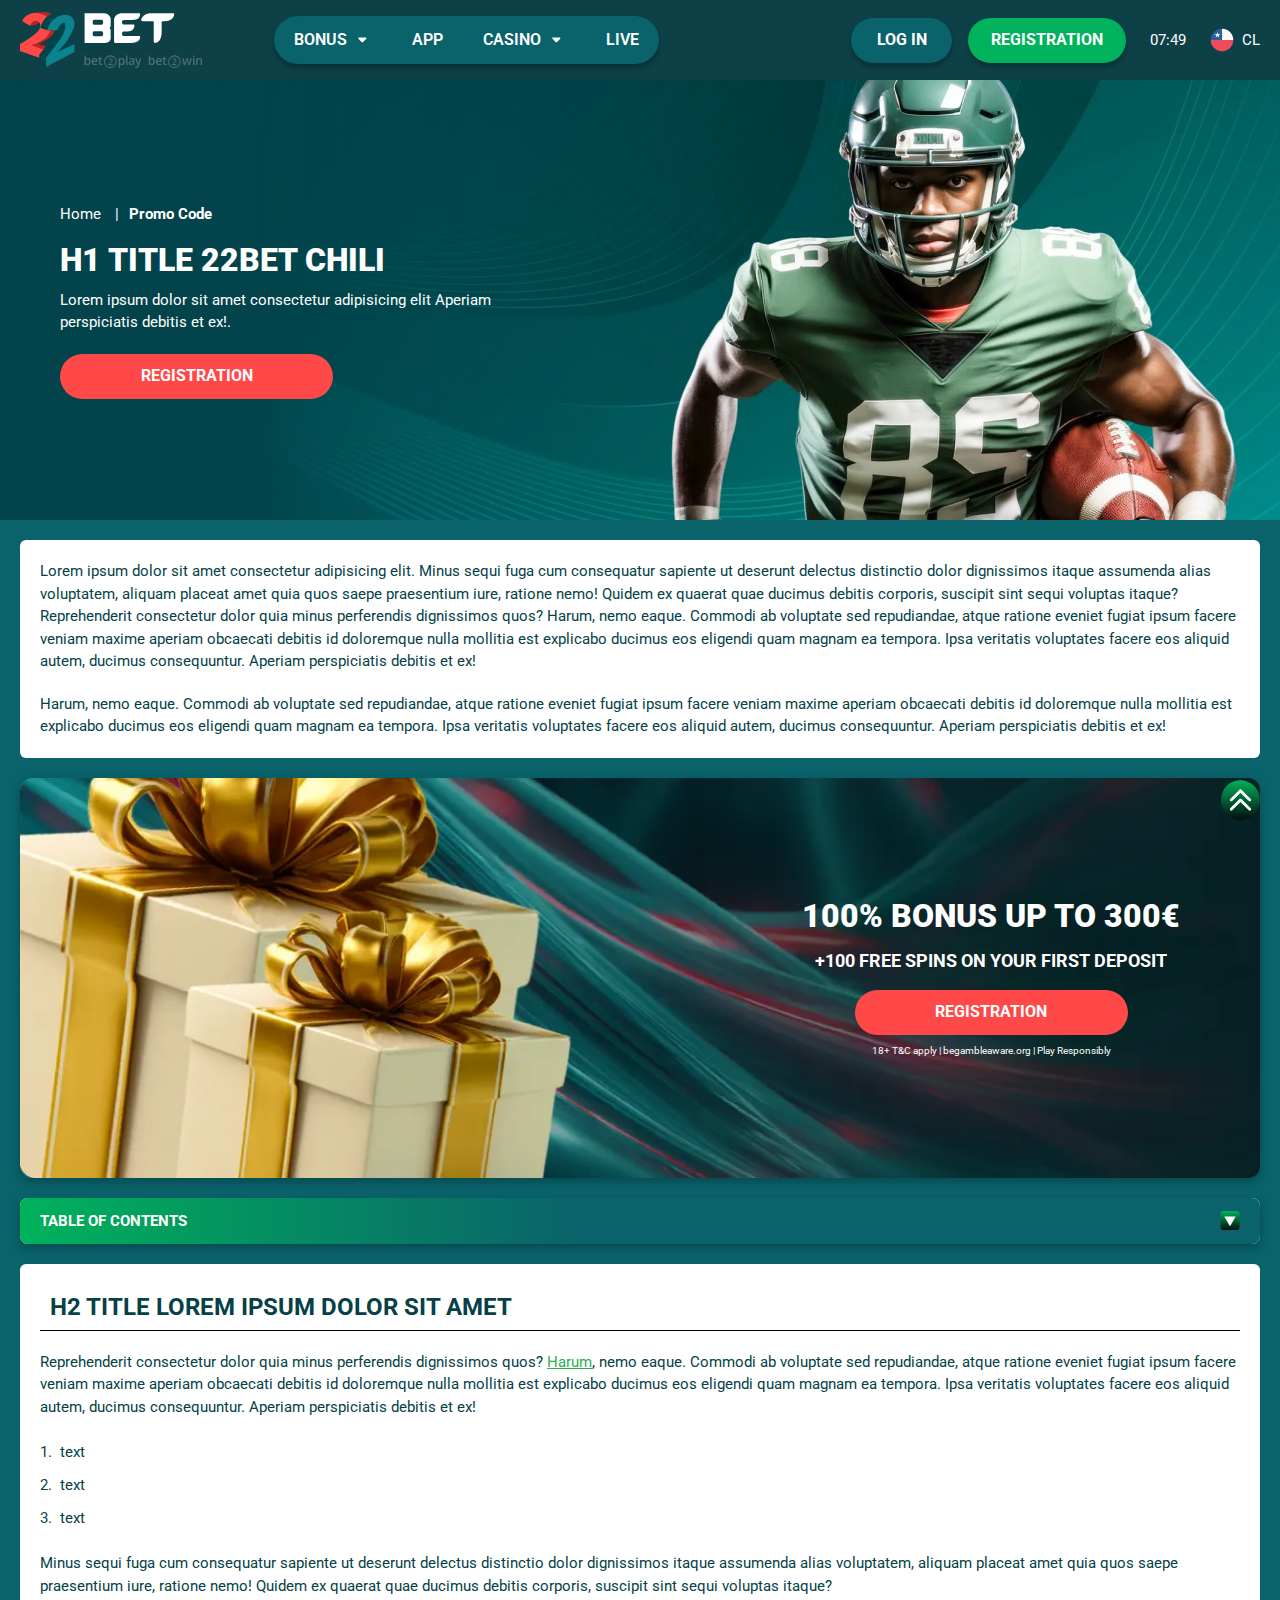
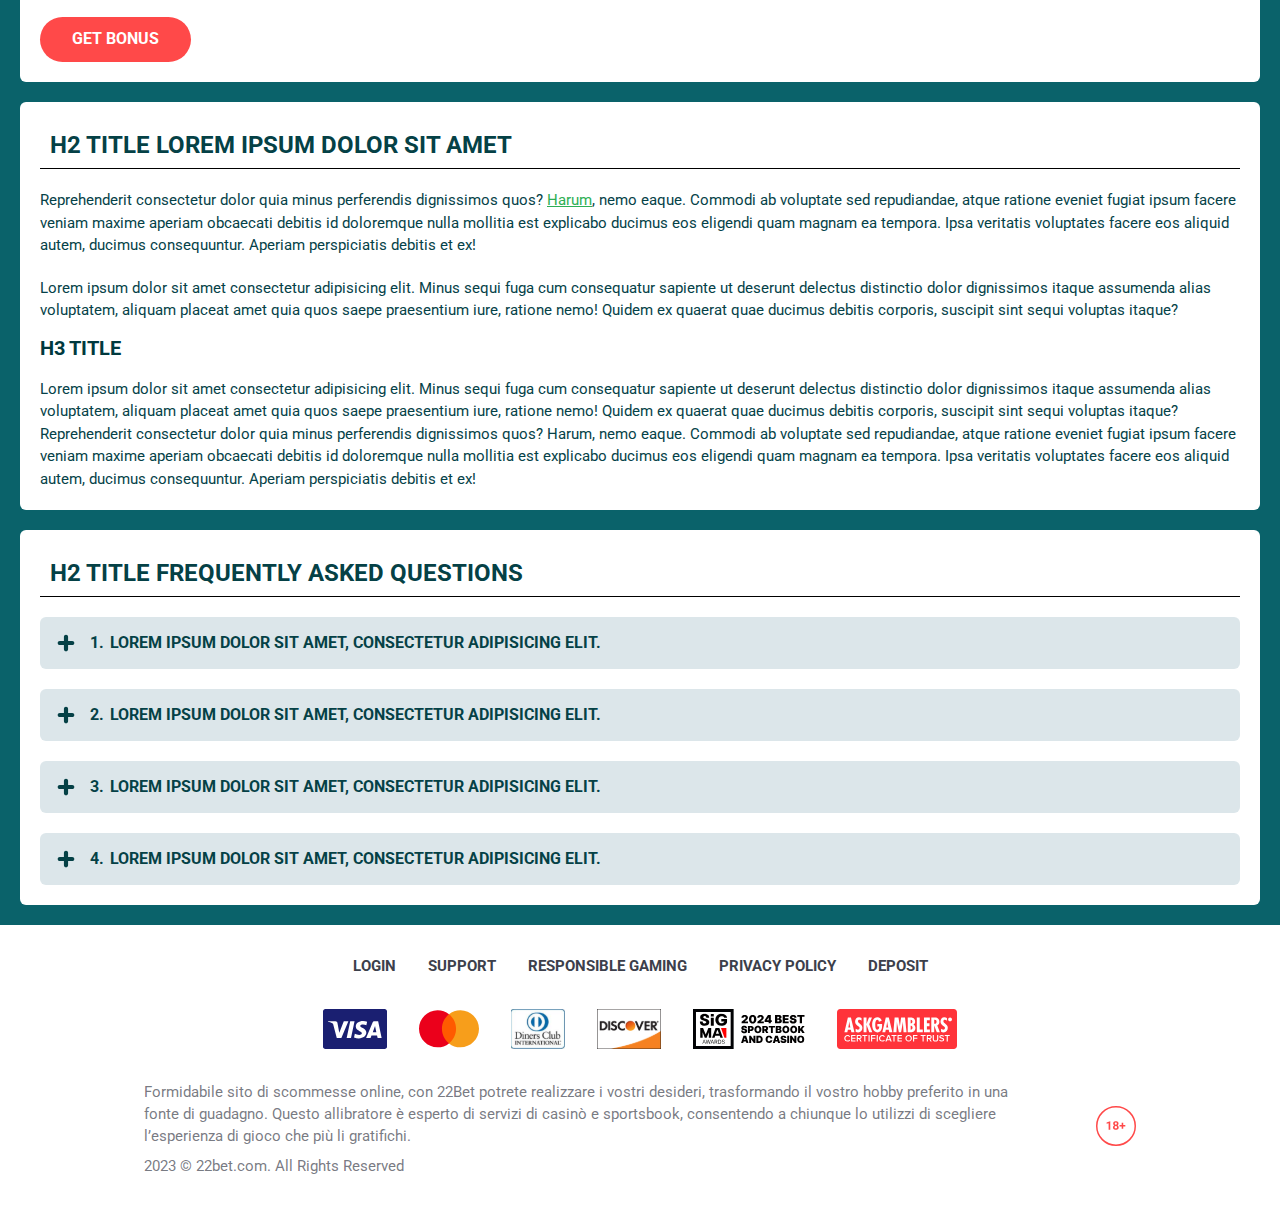
<file: promoCode.html>
<!DOCTYPE html>
<html lang="cl">
  <head>
    <meta charset="UTF-8" />
   
    <meta name="viewport" content="width=device-width, initial-scale=1.0" />
    <title>22Bet </title>
    <meta name="description" content />
    <meta property="og:site_name" content />
    <meta property="og:title" content />
    <meta property="og:type" content="website" />
    <meta property="og:url" content />
    <meta property="og:image" content />
    <meta property="og:image:alt" content />
    <meta property="og:locale" content="cl" />
    <meta property="og:description" content />
    <link rel="preconnect" href="https://fonts.googleapis.com" />
    <link rel="preconnect" href="https://fonts.gstatic.com" crossorigin="anonymous" />
   <link href="https://fonts.googleapis.com/css2?family=Open+Sans:ital,wght@0,300..800;1,300..800&display=swap" rel="stylesheet">
<link href="https://fonts.googleapis.com/css?family=Roboto+Condensed&display=swap" rel="stylesheet">
<link href="https://fonts.googleapis.com/css2?family=Roboto:ital,wght@0,100..900;1,100..900&display=swap" rel="stylesheet">

   <link rel="stylesheet" href="./css/reset.css" />
    <link rel="stylesheet" href="./css/main.css" />
    <link rel="stylesheet" href="./css/media.css"/>
    <link rel="icon" href="./images/Group.png" type="image/x-icon"/>
    <script
    src="https://code.jquery.com/jquery-3.6.1.min.js"
    integrity="sha256-o88AwQnZB+VDvE9tvIXrMQaPlFFSUTR+nldQm1LuPXQ="
    crossorigin="anonymous"
  ></script>
  </head>
  <body>
    <header class="header">
      <section class="content header__content">
        <a href="./index.html" class="logo header__logo"
          ><img src="./images/logo.svg" alt="logo" title
        /></a>
        <button class="header__btn-menu" >
          <svg width="16px" height="16px" viewBox="0 0 16 16" xmlns="http://www.w3.org/2000/svg">
              <rect y="0" width="16" height="3" rx="1.5"></rect>
              <rect y="6.5" width="16" height="3" rx="1.5"></rect>
              <rect y="13" width="16" height="3" rx="1.5"></rect>
            </svg>
        </button>

          <nav class="menu header__menu">
            <ul class="header__menu-list">
                
              <li class="" >
              <div class="header__menu-wrapper">
                <div class="js-button-expander js-button-expander--menu" >
                <a href="./bonus.html" >
                <span>Bonus</span>
              </a>
              </div>
              <div class="header__menu-wrap js-expand-content js-expand-content--menu">
                <ul >
                  <li>
                    <a href="./freeSpins.html">
                    <span>Free Spins</span>
                  </a></li>
                  <li><a href="./promoCode.html">
                    <span>Promo Code</span>
                  </a>
                </li>
                  <li><a href="./welcomeBonus.html">
                    <span>Welcome Bonus</span>
                  </a>
                </li>
                <li><a href="./vip.html">
                    <span>VIP</span>
                  </a>
                </li>
                </ul>
              </div>
              </div>
               <a href="./bonus.html" class="header__menu-item">
                <span>Bonus</span>
              </a>
            </li>
              <li>
                <a href="./app.html">
                 App
                </a>
              </li>
              
              <li class="">
              <div class="header__menu-wrapper">
                <div class="js-button-expander js-button-expander--menu" >
                <a href="./casino.html" >
                <span> Casino</span>
              </a>
              </div>
              <div class="header__menu-wrap js-expand-content js-expand-content--menu">
                <ul >
                  <li>
                    <a href="./slots.html">
                    <span>Slots</span>
                  </a></li>
                 
                </ul>
              </div>
              </div>
               <a href="./casino.html" class="header__menu-item">
                <span>Casino</span>
              </a>
            </li>
               <li>
                <a href="./live.html">
               Live
                </a>
              </li>
              <li>
                    <a href="./freeSpins.html">
                    <span>Free Spins</span>
                  </a></li>
                  <li><a href="./promoCode.html">
                    <span>Promo Code</span>
                  </a>
                </li>
                  <li><a href="./welcomeBonus.html">
                    <span>Welcome Bonus</span>
                  </a>
                </li>
                <li><a href="./vip.html">
                    <span>VIP</span>
                  </a>
                </li>
             <li>
                    <a href="./slots.html">
                    <span>Slots</span>
                  </a></li>
             
             
            </ul>
            <div class="header__button header__button-menu " >
              <a href="#" class="button  button__login-menu">log in</a>
              <a href="#" class="button button__menu">registration</a>
            </div>
           
          </nav>
            <a href="#" class="button button__login">log in</a>
            <a href="#" class="button button__singup">registration</a>
            <div id="clock" class="header__time">00:00</div>
            <a href="" class="header__flag">
                <span><img src="./images/flag.png" alt="flag" title /></span>
                <span>cl</span>
              </a>
      </section>
    </header>
     <main class="main home main-page">
        <section class=" hero hero__page">
           
            <div class="background">
              <img src="./images/layout-images/bg-promoCode.webp" alt="hero" title />
              
            </div>
              <div class="hero__wrapper hero__wrapper-page">
              <div class="hero__data hero__data-bonus">
                <ul
                class="breadcrumbs "
                
              >
                <li
                  
                >
                  <a href="#" >
                    <span >Home</span></a
                  >
                 
                </li>
                <li
                  
                >
                  <a href="#" > <span >Promo Code</span></a>
                 
                </li>
              </ul>
                <h1 class="title general hero__title">
                H1 Title 22bet Chili
                </h1>
                 <p class="hero__text">Lorem ipsum dolor sit amet consectetur adipisicing elit Aperiam perspiciatis debitis et ex!.</p>
               
                <a href="#" class="button  hero__button ">registration</a>
               
              </div>
             
            </div>
          </section>
      <section class="main__wrap main__wrap-page">
       
       <section class="content__wrapper content__wrapper-page">

         
        
       
          <section class="content article">
            <p>
           Lorem ipsum dolor sit amet consectetur adipisicing elit. Minus sequi fuga cum consequatur sapiente ut deserunt delectus distinctio dolor dignissimos itaque assumenda alias voluptatem, aliquam placeat amet quia quos saepe praesentium iure, ratione nemo! Quidem ex quaerat quae ducimus debitis corporis, suscipit sint sequi voluptas itaque? Reprehenderit consectetur dolor quia minus perferendis dignissimos quos? Harum, nemo eaque. Commodi ab voluptate sed repudiandae, atque ratione eveniet fugiat ipsum facere veniam maxime aperiam obcaecati debitis id doloremque nulla mollitia est explicabo ducimus eos eligendi quam magnam ea tempora. Ipsa veritatis voluptates facere eos aliquid autem, ducimus consequuntur. Aperiam perspiciatis debitis et ex! </p>
            <p>
            Harum, nemo eaque. Commodi ab voluptate sed repudiandae, atque ratione eveniet fugiat ipsum facere veniam maxime aperiam obcaecati debitis id doloremque nulla mollitia est explicabo ducimus eos eligendi quam magnam ea tempora. Ipsa veritatis voluptates facere eos aliquid autem, ducimus consequuntur. Aperiam perspiciatis debitis et ex!
            </p>
          </section>
    
             <section class="content banner banner-main">
            <div class="background ">
              
              <img src="./images/layout-images/banner-promoCode.webp" alt="banner" title />
              
            </div>
            <div class="banner__info">
              
              <h2 class="title high banner__title-main">
              100% BONUS UP TO 300€
              </h2>
            <p class="banner__subtitle">+100 free spins on your first deposit</p>
              <a href="#" class="button banner__button">registration</a>
              <span>18+ T&C apply | begambleaware.org | Play Responsibly</span>
            </div>
          </section>
          
      
              <section class="content menu-review__content">
              

            
                <div class="menu__review-desk menu__review-content">table of contents</div>
                <ul class="menu__review menu__review-list">
                  <li><a href="#">H2 title  Lorem ipsum dolor sit amet</a></li>
                    <li><a href="#">H2 title  Lorem ipsum dolor sit amet</a></li>
                      <li><a href="#">H2 title  Lorem ipsum dolor sit amet</a></li>
                        <li><a href="#">H2 title  Lorem ipsum dolor sit amet</a></li>
                          <li><a href="#">H2 title  Lorem ipsum dolor sit amet</a></li>
                           <li><a href="#">H2 title Frequently Asked Questions</a></li>
                         
                          
                </ul>
             
          
          </section>
          
        
            <section class="content article">
            <h2 class="title high article__title">H2 title  Lorem ipsum dolor sit amet</h2>
            
            <p>
             Reprehenderit consectetur dolor quia minus perferendis dignissimos quos? <a href="#">Harum</a>, nemo eaque. Commodi ab voluptate sed repudiandae, atque ratione eveniet fugiat ipsum facere veniam maxime aperiam obcaecati debitis id doloremque nulla mollitia est explicabo ducimus eos eligendi quam magnam ea tempora. Ipsa veritatis voluptates facere eos aliquid autem, ducimus consequuntur. Aperiam perspiciatis debitis et ex!</p>
           
           <ol>
            <li>text</li>
            <li>text</li>
            <li>text</li>
                </ol>
              
              <p>Minus sequi fuga cum consequatur sapiente ut deserunt delectus distinctio dolor dignissimos itaque assumenda alias voluptatem, aliquam placeat amet quia quos saepe praesentium iure, ratione nemo! Quidem ex quaerat quae ducimus debitis corporis, suscipit sint sequi voluptas itaque? </p>
            <a href="#" class="button">Get Bonus</a>
            </section>
                <section class="content article">
            <h2 class="title high article__title">H2 title  Lorem ipsum dolor sit amet</h2>
            <p>Reprehenderit consectetur dolor quia minus perferendis dignissimos quos? <a href="#">Harum</a>, nemo eaque. Commodi ab voluptate sed repudiandae, atque ratione eveniet fugiat ipsum facere veniam maxime aperiam obcaecati debitis id doloremque nulla mollitia est explicabo ducimus eos eligendi quam magnam ea tempora. Ipsa veritatis voluptates facere eos aliquid autem, ducimus consequuntur. Aperiam perspiciatis debitis et ex!</p>
          <p>Lorem ipsum dolor sit amet consectetur adipisicing elit. Minus sequi fuga cum consequatur sapiente ut deserunt delectus distinctio dolor dignissimos itaque assumenda alias voluptatem, aliquam placeat amet quia quos saepe praesentium iure, ratione nemo! Quidem ex quaerat quae ducimus debitis corporis, suscipit sint sequi voluptas itaque? </p>
            <h3>h3 title</h3>
           <p>Lorem ipsum dolor sit amet consectetur adipisicing elit. Minus sequi fuga cum consequatur sapiente ut deserunt delectus distinctio dolor dignissimos itaque assumenda alias voluptatem, aliquam placeat amet quia quos saepe praesentium iure, ratione nemo! Quidem ex quaerat quae ducimus debitis corporis, suscipit sint sequi voluptas itaque? Reprehenderit consectetur dolor quia minus perferendis dignissimos quos? Harum, nemo eaque. Commodi ab voluptate sed repudiandae, atque ratione eveniet fugiat ipsum facere veniam maxime aperiam obcaecati debitis id doloremque nulla mollitia est explicabo ducimus eos eligendi quam magnam ea tempora. Ipsa veritatis voluptates facere eos aliquid autem, ducimus consequuntur. Aperiam perspiciatis debitis et ex!</p>
             </section>

          <section class="content faq">
            <h2 class="title high faq__title">H2 title  Frequently Asked Questions </h2>
            <ol class="faq__list " >
              <li class="faq__item"  >
                <h3 class="title medium faq__subtitle js-button-expander js-button-expander--faq"  > Lorem ipsum dolor sit amet, consectetur adipisicing elit.
                 </h3>
                <div  class="faq__answer js-expand-content js-expand-content--faq" >
                  <p  >
                  Lorem ipsum dolor sit amet, consectetur adipisicing elit. Dolorum velit harum repellendus quia distinctio dolorem temporibus totam nostrum facilis, incidunt ab dolor vel. Ipsum provident laborum atque, iste dolorum cupiditate at nam. Dignissimos accusamus ipsam, amet perspiciatis dolore quibusdam provident. </p>
                </div>
              </li>
              <li class="faq__item"  >
                <h3 class="title medium faq__subtitle js-button-expander js-button-expander--faq"  >Lorem ipsum dolor sit amet, consectetur adipisicing elit.</h3>
                <div class="faq__answer js-expand-content js-expand-content--faq" >
                  <p  >
                 Lorem ipsum dolor sit amet, consectetur adipisicing elit. Dolorum velit harum repellendus quia distinctio dolorem temporibus totam nostrum facilis, incidunt ab dolor vel. Ipsum provident laborum atque, iste dolorum cupiditate at nam. Dignissimos accusamus ipsam, amet perspiciatis dolore quibusdam provident. </p>
                </div>
              </li> 
              <li class="faq__item"  >
                <h3 class="title medium faq__subtitle js-button-expander js-button-expander--faq"  >Lorem ipsum dolor sit amet, consectetur adipisicing elit.</h3>
                <div class="faq__answer js-expand-content js-expand-content--faq" >
                  <p  >
                  Lorem ipsum dolor sit amet, consectetur adipisicing elit. Dolorum velit harum repellendus quia distinctio dolorem temporibus totam nostrum facilis, incidunt ab dolor vel. Ipsum provident laborum atque, iste dolorum cupiditate at nam. Dignissimos accusamus ipsam, amet perspiciatis dolore quibusdam provident. </p>
                </div>
              </li> 
              <li class="faq__item"  >
                <h3 class="title medium faq__subtitle js-button-expander js-button-expander--faq"  >Lorem ipsum dolor sit amet, consectetur adipisicing elit.</h3>
                <div class="faq__answer js-expand-content js-expand-content--faq" >
                  <p  >
                  Lorem ipsum dolor sit amet, consectetur adipisicing elit. Dolorum velit harum repellendus quia distinctio dolorem temporibus totam nostrum facilis, incidunt ab dolor vel. Ipsum provident laborum atque, iste dolorum cupiditate at nam. Dignissimos accusamus ipsam, amet perspiciatis dolore quibusdam provident.</p>
                </div>
              </li> 
             
            </ol>
          </section>
          
        </section> 
      
        <div class=""  onclick="scrollToTop()">
          <button class="main__arrow" id="scrollToTopBtn"></button>
        </div> 
        
      </section>
    </main> 
     <footer class=" footer ">
      <section class="content footer__content">
        <ul class="footer__menu">
         <li><a href="./login.html">Login</a></li>
         <li><a href="./support.html">Support</a></li>
         <li><a href="./responsible.html">Responsible Gaming</a></li>
         <li><a href="./policy.html">Privacy Policy</a></li>
         <li><a href="./deposit.html">Deposit</a></li>
        </ul>
       
          <ul class="footer__cards-list">
           
            <li>
              <a href="#"
                ><img src="./images/visa.svg" alt="cardvisa" title
              /></a>
            </li>
            <li>
              <a href="#"
                ><img
                  src="./images/mastercard.svg"
                  alt="mastercard"
                  title
              /></a>
            </li>
            <li>
                <a href="#"
                  ><img src="./images/diners.svg" alt="diners" title
                /></a>
              </li>
              <li>
                <a href="#"
                  ><img src="./images/discover.svg" alt="discover" title
                /></a>
              </li>
              <li>
                <a href="#"
                  ><img src="./images/sigma.svg" alt="sigma" title
                /></a>
              </li>
              <li>
                <a href="#"
                  ><img src="./images/ask.svg" alt="ask" title
                /></a>
              </li>
            
          </ul>
       
        <div class="footer__wrapp">
          <div class="footer__text">
           <p>Formidabile sito di scommesse online, con 22Bet potrete realizzare i vostri desideri, trasformando il vostro hobby preferito in una fonte di guadagno. Questo allibratore è esperto di servizi di casinò e sportsbook, consentendo a chiunque lo utilizzi di scegliere l’esperienza di gioco che più li gratifichi.</p>
            <p>2023 &copy; 22bet.com. All Rights Reserved
</p>
           
          </div>
          <div class="footer__age">
            <img src="./images/age.svg" alt="age" title />
          </div>
        </div>
      
      </section>
    </footer>
    <script src="./js/arrowUp.js" defer></script>
    <script src="./js/sidebar.js" defer></script>
    <script src="./js/expander.js" defer></script>
    <script src="./js/mobile-menu.js" defer></script>
    <script src="./js/clock.js" defer></script>
  </body>
</html>
</file>
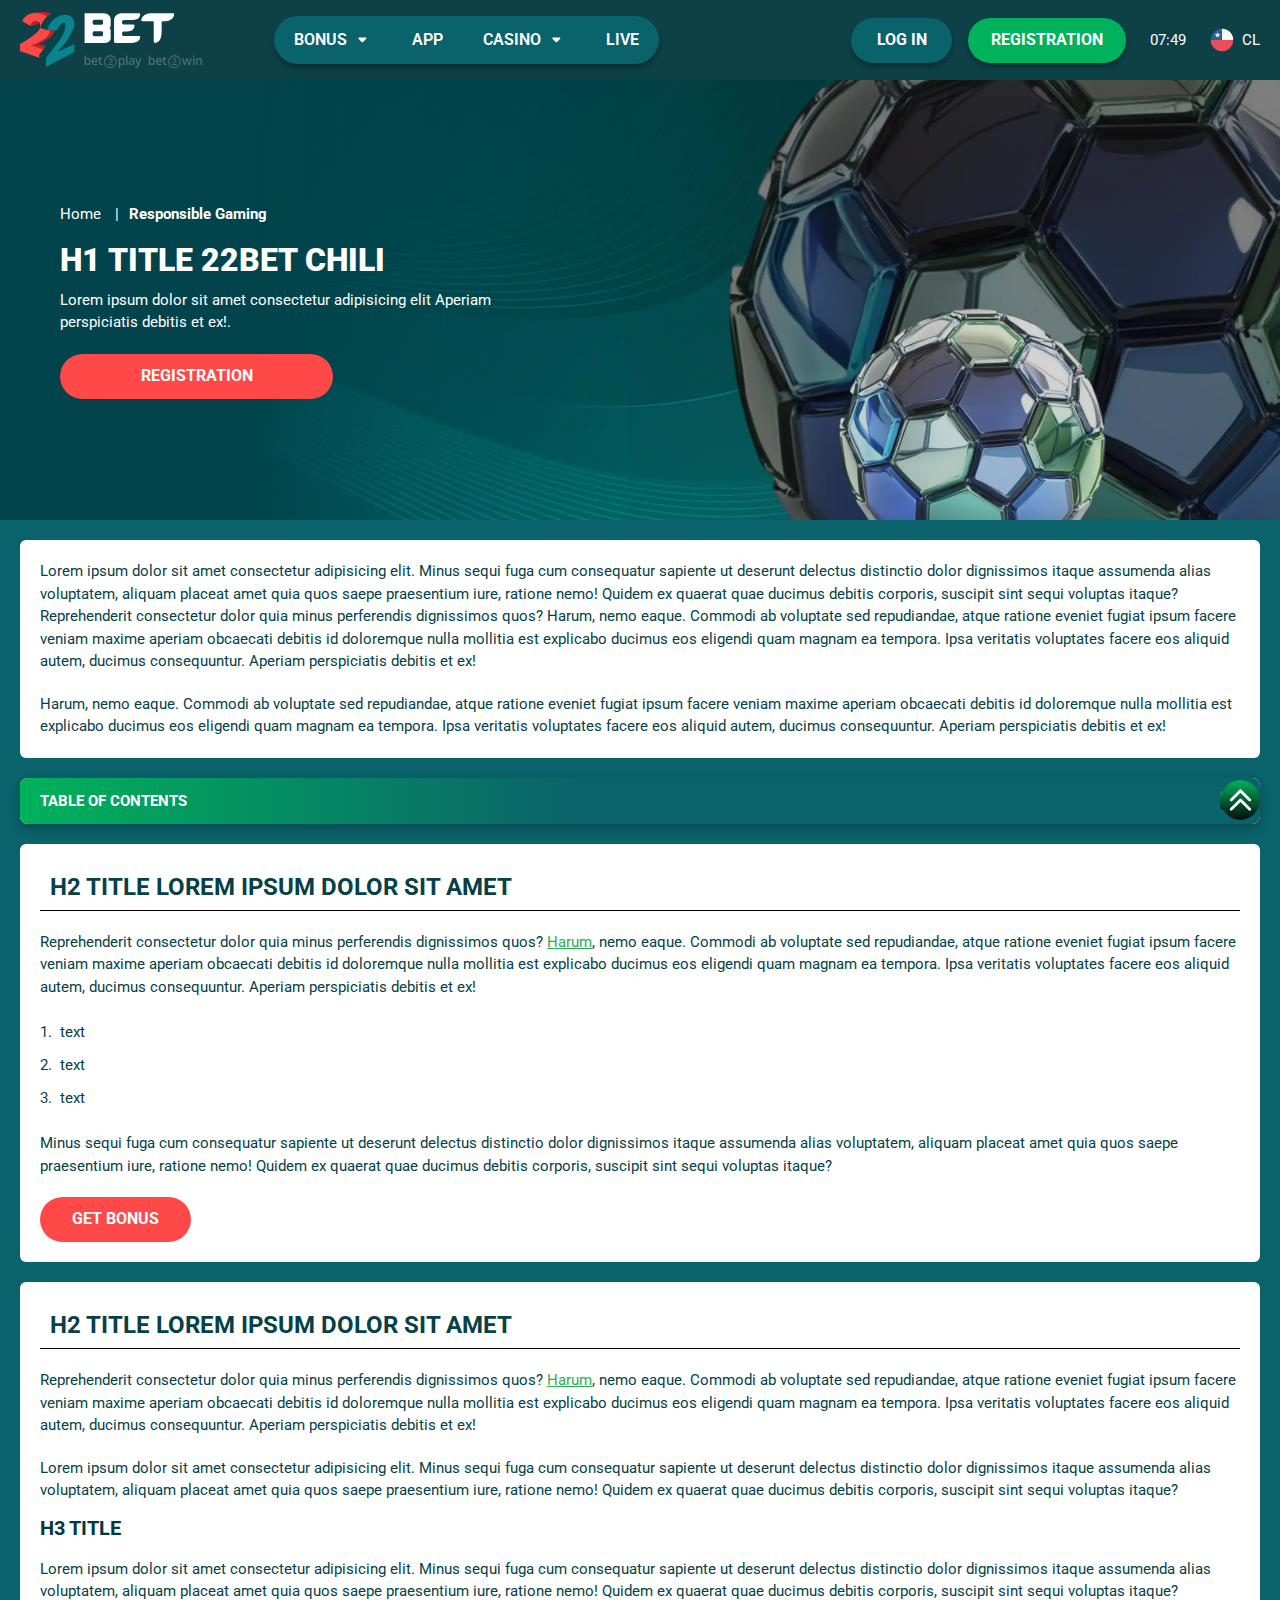
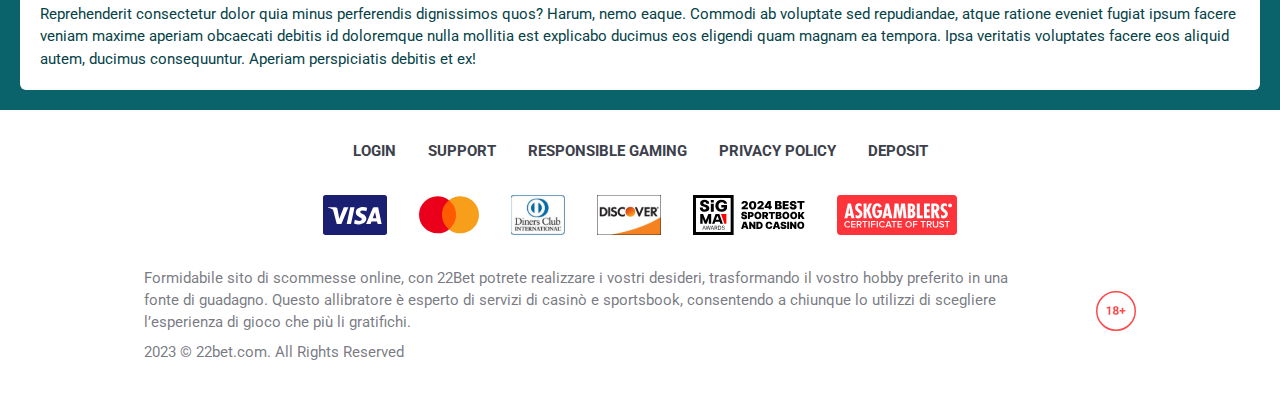
<file: responsible.html>
<!DOCTYPE html>
<html lang="cl">
  <head>
    <meta charset="UTF-8" />
   
    <meta name="viewport" content="width=device-width, initial-scale=1.0" />
    <title>22Bet </title>
    <meta name="description" content />
    <meta property="og:site_name" content />
    <meta property="og:title" content />
    <meta property="og:type" content="website" />
    <meta property="og:url" content />
    <meta property="og:image" content />
    <meta property="og:image:alt" content />
    <meta property="og:locale" content="cl" />
    <meta property="og:description" content />
    <link rel="preconnect" href="https://fonts.googleapis.com" />
    <link rel="preconnect" href="https://fonts.gstatic.com" crossorigin="anonymous" />
   <link href="https://fonts.googleapis.com/css2?family=Open+Sans:ital,wght@0,300..800;1,300..800&display=swap" rel="stylesheet">
<link href="https://fonts.googleapis.com/css?family=Roboto+Condensed&display=swap" rel="stylesheet">
<link href="https://fonts.googleapis.com/css2?family=Roboto:ital,wght@0,100..900;1,100..900&display=swap" rel="stylesheet">

   <link rel="stylesheet" href="./css/reset.css" />
    <link rel="stylesheet" href="./css/main.css" />
    <link rel="stylesheet" href="./css/media.css"/>
    <link rel="icon" href="./images/Group.png" type="image/x-icon"/>
    <script
    src="https://code.jquery.com/jquery-3.6.1.min.js"
    integrity="sha256-o88AwQnZB+VDvE9tvIXrMQaPlFFSUTR+nldQm1LuPXQ="
    crossorigin="anonymous"
  ></script>
  </head>
  <body>
    <header class="header">
      <section class="content header__content">
        <a href="./index.html" class="logo header__logo"
          ><img src="./images/logo.svg" alt="logo" title
        /></a>
        <button class="header__btn-menu" >
          <svg width="16px" height="16px" viewBox="0 0 16 16" xmlns="http://www.w3.org/2000/svg">
              <rect y="0" width="16" height="3" rx="1.5"></rect>
              <rect y="6.5" width="16" height="3" rx="1.5"></rect>
              <rect y="13" width="16" height="3" rx="1.5"></rect>
            </svg>
        </button>

          <nav class="menu header__menu">
            <ul class="header__menu-list">
                
              <li class="" >
              <div class="header__menu-wrapper">
                <div class="js-button-expander js-button-expander--menu" >
                <a href="./bonus.html" >
                <span>Bonus</span>
              </a>
              </div>
              <div class="header__menu-wrap js-expand-content js-expand-content--menu">
                <ul >
                  <li>
                    <a href="./freeSpins.html">
                    <span>Free Spins</span>
                  </a></li>
                  <li><a href="./promoCode.html">
                    <span>Promo Code</span>
                  </a>
                </li>
                  <li><a href="./welcomeBonus.html">
                    <span>Welcome Bonus</span>
                  </a>
                </li>
                <li><a href="./vip.html">
                    <span>VIP</span>
                  </a>
                </li>
                </ul>
              </div>
              </div>
               <a href="./bonus.html" class="header__menu-item">
                <span>Bonus</span>
              </a>
            </li>
              <li>
                <a href="./app.html">
                 App
                </a>
              </li>
              
              <li class="">
              <div class="header__menu-wrapper">
                <div class="js-button-expander js-button-expander--menu" >
                <a href="./casino.html" >
                <span> Casino</span>
              </a>
              </div>
              <div class="header__menu-wrap js-expand-content js-expand-content--menu">
                <ul >
                  <li>
                    <a href="./slots.html">
                    <span>Slots</span>
                  </a></li>
                 
                </ul>
              </div>
              </div>
               <a href="./casino.html" class="header__menu-item">
                <span>Casino</span>
              </a>
            </li>
               <li>
                <a href="./live.html">
               Live
                </a>
              </li>
              <li>
                    <a href="./freeSpins.html">
                    <span>Free Spins</span>
                  </a></li>
                  <li><a href="./promoCode.html">
                    <span>Promo Code</span>
                  </a>
                </li>
                  <li><a href="./welcomeBonus.html">
                    <span>Welcome Bonus</span>
                  </a>
                </li>
                <li><a href="./vip.html">
                    <span>VIP</span>
                  </a>
                </li>
             <li>
                    <a href="./slots.html">
                    <span>Slots</span>
                  </a></li>
             
             
            </ul>
            <div class="header__button header__button-menu " >
              <a href="#" class="button  button__login-menu">log in</a>
              <a href="#" class="button button__menu">registration</a>
            </div>
           
          </nav>
            <a href="#" class="button button__login">log in</a>
            <a href="#" class="button button__singup">registration</a>
            <div id="clock" class="header__time">00:00</div>
            <a href="" class="header__flag">
                <span><img src="./images/flag.png" alt="flag" title /></span>
                <span>cl</span>
              </a>
      </section>
    </header>
     <main class="main home main-page">
        <section class=" hero hero__page">
           
            <div class="background">
              <img src="./images/layout-images/bg-responsible.webp" alt="hero" title />
              
            </div>
              <div class="hero__wrapper hero__wrapper-page">
              <div class="hero__data hero__data-bonus">
                <ul
                class="breadcrumbs "
                
              >
                <li
                  
                >
                  <a href="#" >
                    <span >Home</span></a
                  >
                 
                </li>
                <li
                  
                >
                  <a href="#" > <span >Responsible Gaming</span></a>
                 
                </li>
              </ul>
                <h1 class="title general hero__title">
                H1 Title 22bet Chili
                </h1>
                 <p class="hero__text">Lorem ipsum dolor sit amet consectetur adipisicing elit Aperiam perspiciatis debitis et ex!.</p>
               
                <a href="#" class="button  hero__button ">registration</a>
               
              </div>
             
            </div>
          </section>
      <section class="main__wrap main__wrap-page">
       
       <section class="content__wrapper content__wrapper-page">

         
        
       
          <section class="content article">
            <p>
           Lorem ipsum dolor sit amet consectetur adipisicing elit. Minus sequi fuga cum consequatur sapiente ut deserunt delectus distinctio dolor dignissimos itaque assumenda alias voluptatem, aliquam placeat amet quia quos saepe praesentium iure, ratione nemo! Quidem ex quaerat quae ducimus debitis corporis, suscipit sint sequi voluptas itaque? Reprehenderit consectetur dolor quia minus perferendis dignissimos quos? Harum, nemo eaque. Commodi ab voluptate sed repudiandae, atque ratione eveniet fugiat ipsum facere veniam maxime aperiam obcaecati debitis id doloremque nulla mollitia est explicabo ducimus eos eligendi quam magnam ea tempora. Ipsa veritatis voluptates facere eos aliquid autem, ducimus consequuntur. Aperiam perspiciatis debitis et ex! </p>
            <p>
            Harum, nemo eaque. Commodi ab voluptate sed repudiandae, atque ratione eveniet fugiat ipsum facere veniam maxime aperiam obcaecati debitis id doloremque nulla mollitia est explicabo ducimus eos eligendi quam magnam ea tempora. Ipsa veritatis voluptates facere eos aliquid autem, ducimus consequuntur. Aperiam perspiciatis debitis et ex!
            </p>
          </section>
    
           
              <section class="content menu-review__content">
              

            
                <div class="menu__review-desk menu__review-content">table of contents</div>
                <ul class="menu__review menu__review-list">
                  <li><a href="#">H2 title  Lorem ipsum dolor sit amet</a></li>
                    <li><a href="#">H2 title  Lorem ipsum dolor sit amet</a></li>
                      <li><a href="#">H2 title  Lorem ipsum dolor sit amet</a></li>
                        <li><a href="#">H2 title  Lorem ipsum dolor sit amet</a></li>
                          <li><a href="#">H2 title  Lorem ipsum dolor sit amet</a></li>
                           <li><a href="#">H2 title Frequently Asked Questions</a></li>
                         
                          
                </ul>
             
          
          </section>
          
        
            <section class="content article">
            <h2 class="title high article__title">H2 title  Lorem ipsum dolor sit amet</h2>
            
            <p>
             Reprehenderit consectetur dolor quia minus perferendis dignissimos quos? <a href="#">Harum</a>, nemo eaque. Commodi ab voluptate sed repudiandae, atque ratione eveniet fugiat ipsum facere veniam maxime aperiam obcaecati debitis id doloremque nulla mollitia est explicabo ducimus eos eligendi quam magnam ea tempora. Ipsa veritatis voluptates facere eos aliquid autem, ducimus consequuntur. Aperiam perspiciatis debitis et ex!</p>
           
           <ol>
            <li>text</li>
            <li>text</li>
            <li>text</li>
                </ol>
              
              <p>Minus sequi fuga cum consequatur sapiente ut deserunt delectus distinctio dolor dignissimos itaque assumenda alias voluptatem, aliquam placeat amet quia quos saepe praesentium iure, ratione nemo! Quidem ex quaerat quae ducimus debitis corporis, suscipit sint sequi voluptas itaque? </p>
            <a href="#" class="button">Get Bonus</a>
            </section>
                <section class="content article">
            <h2 class="title high article__title">H2 title  Lorem ipsum dolor sit amet</h2>
            <p>Reprehenderit consectetur dolor quia minus perferendis dignissimos quos? <a href="#">Harum</a>, nemo eaque. Commodi ab voluptate sed repudiandae, atque ratione eveniet fugiat ipsum facere veniam maxime aperiam obcaecati debitis id doloremque nulla mollitia est explicabo ducimus eos eligendi quam magnam ea tempora. Ipsa veritatis voluptates facere eos aliquid autem, ducimus consequuntur. Aperiam perspiciatis debitis et ex!</p>
          <p>Lorem ipsum dolor sit amet consectetur adipisicing elit. Minus sequi fuga cum consequatur sapiente ut deserunt delectus distinctio dolor dignissimos itaque assumenda alias voluptatem, aliquam placeat amet quia quos saepe praesentium iure, ratione nemo! Quidem ex quaerat quae ducimus debitis corporis, suscipit sint sequi voluptas itaque? </p>
            <h3>h3 title</h3>
           <p>Lorem ipsum dolor sit amet consectetur adipisicing elit. Minus sequi fuga cum consequatur sapiente ut deserunt delectus distinctio dolor dignissimos itaque assumenda alias voluptatem, aliquam placeat amet quia quos saepe praesentium iure, ratione nemo! Quidem ex quaerat quae ducimus debitis corporis, suscipit sint sequi voluptas itaque? Reprehenderit consectetur dolor quia minus perferendis dignissimos quos? Harum, nemo eaque. Commodi ab voluptate sed repudiandae, atque ratione eveniet fugiat ipsum facere veniam maxime aperiam obcaecati debitis id doloremque nulla mollitia est explicabo ducimus eos eligendi quam magnam ea tempora. Ipsa veritatis voluptates facere eos aliquid autem, ducimus consequuntur. Aperiam perspiciatis debitis et ex!</p>
             </section>

      
          
        </section> 
      
        <div class=""  onclick="scrollToTop()">
          <button class="main__arrow" id="scrollToTopBtn"></button>
        </div> 
        
      </section>
    </main> 
     <footer class=" footer ">
      <section class="content footer__content">
        <ul class="footer__menu">
         <li><a href="./login.html">Login</a></li>
         <li><a href="./support.html">Support</a></li>
         <li><a href="./responsible.html">Responsible Gaming</a></li>
         <li><a href="./policy.html">Privacy Policy</a></li>
         <li><a href="./deposit.html">Deposit</a></li>
        </ul>
       
          <ul class="footer__cards-list">
           
            <li>
              <a href="#"
                ><img src="./images/visa.svg" alt="cardvisa" title
              /></a>
            </li>
            <li>
              <a href="#"
                ><img
                  src="./images/mastercard.svg"
                  alt="mastercard"
                  title
              /></a>
            </li>
            <li>
                <a href="#"
                  ><img src="./images/diners.svg" alt="diners" title
                /></a>
              </li>
              <li>
                <a href="#"
                  ><img src="./images/discover.svg" alt="discover" title
                /></a>
              </li>
              <li>
                <a href="#"
                  ><img src="./images/sigma.svg" alt="sigma" title
                /></a>
              </li>
              <li>
                <a href="#"
                  ><img src="./images/ask.svg" alt="ask" title
                /></a>
              </li>
            
          </ul>
       
        <div class="footer__wrapp">
          <div class="footer__text">
           <p>Formidabile sito di scommesse online, con 22Bet potrete realizzare i vostri desideri, trasformando il vostro hobby preferito in una fonte di guadagno. Questo allibratore è esperto di servizi di casinò e sportsbook, consentendo a chiunque lo utilizzi di scegliere l’esperienza di gioco che più li gratifichi.</p>
            <p>2023 &copy; 22bet.com. All Rights Reserved
</p>
           
          </div>
          <div class="footer__age">
            <img src="./images/age.svg" alt="age" title />
          </div>
        </div>
      
      </section>
    </footer>
    <script src="./js/arrowUp.js" defer></script>
    <script src="./js/sidebar.js" defer></script>
    <script src="./js/expander.js" defer></script>
    <script src="./js/mobile-menu.js" defer></script>
    <script src="./js/clock.js" defer></script>
  </body>
</html>
</file>
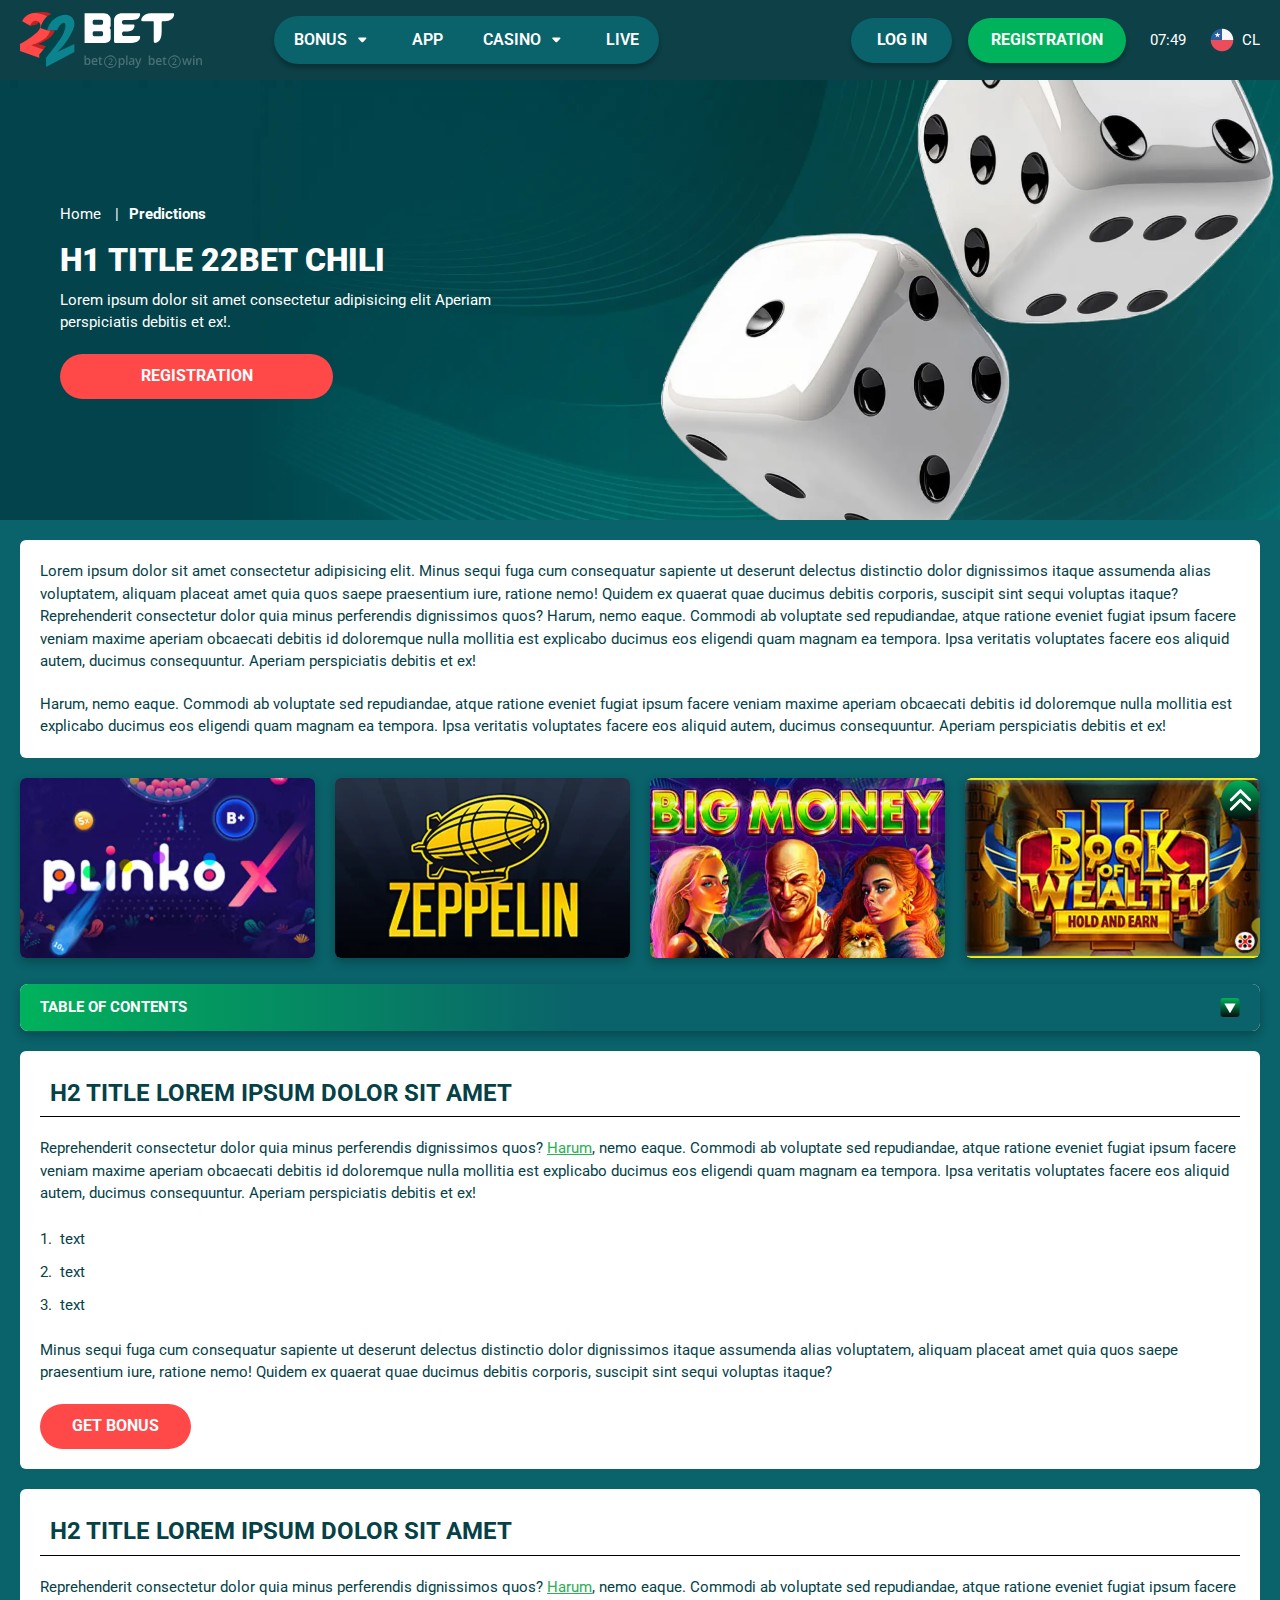
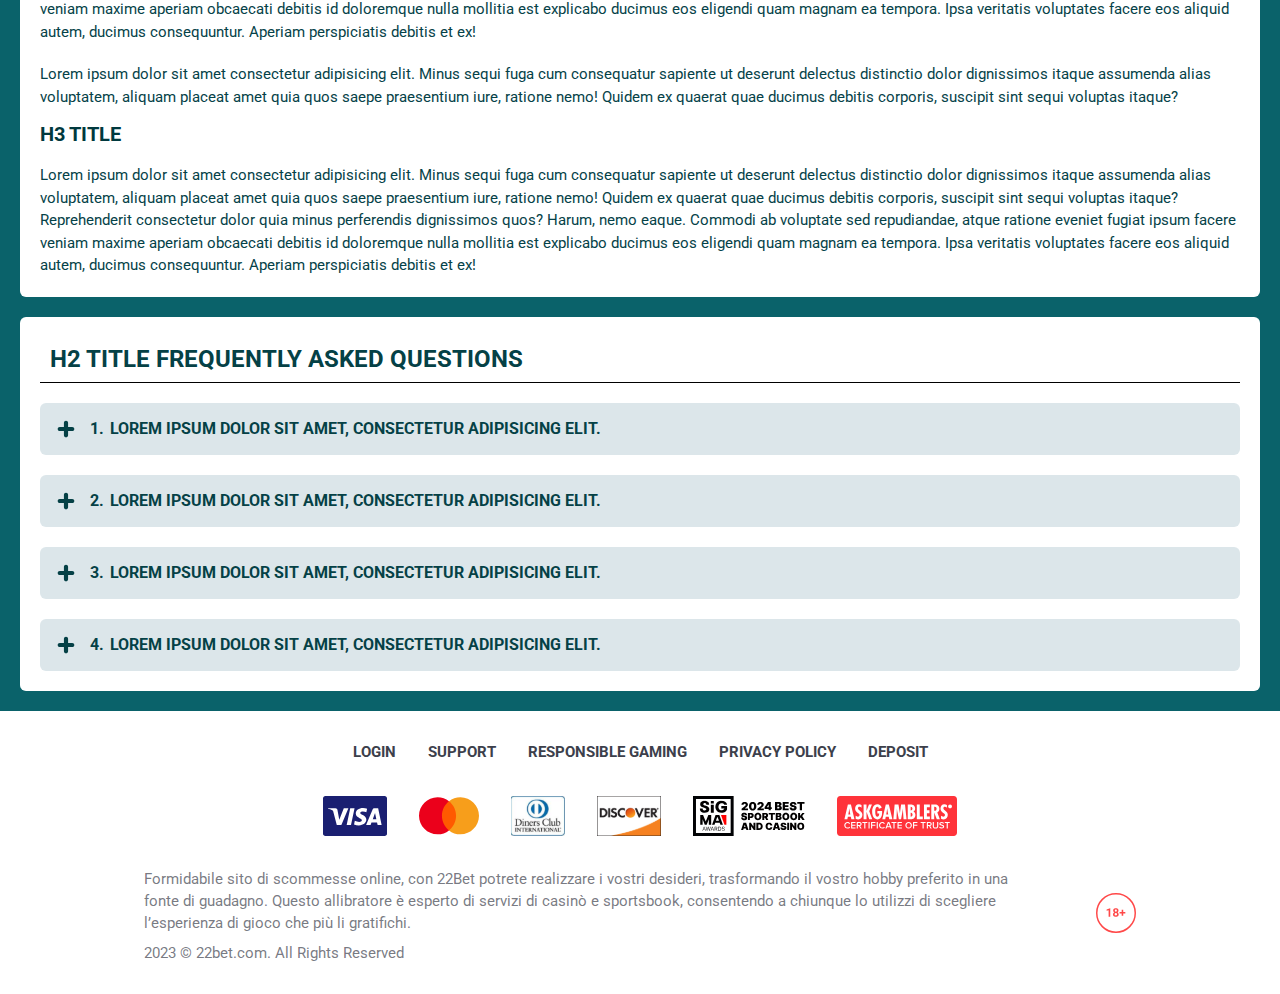
<file: slots.html>
<!DOCTYPE html>
<html lang="cl">
  <head>
    <meta charset="UTF-8" />
   
    <meta name="viewport" content="width=device-width, initial-scale=1.0" />
    <title>22Bet </title>
    <meta name="description" content />
    <meta property="og:site_name" content />
    <meta property="og:title" content />
    <meta property="og:type" content="website" />
    <meta property="og:url" content />
    <meta property="og:image" content />
    <meta property="og:image:alt" content />
    <meta property="og:locale" content="cl" />
    <meta property="og:description" content />
    <link rel="preconnect" href="https://fonts.googleapis.com" />
    <link rel="preconnect" href="https://fonts.gstatic.com" crossorigin="anonymous" />
   <link href="https://fonts.googleapis.com/css2?family=Open+Sans:ital,wght@0,300..800;1,300..800&display=swap" rel="stylesheet">
<link href="https://fonts.googleapis.com/css?family=Roboto+Condensed&display=swap" rel="stylesheet">
<link href="https://fonts.googleapis.com/css2?family=Roboto:ital,wght@0,100..900;1,100..900&display=swap" rel="stylesheet">

   <link rel="stylesheet" href="./css/reset.css" />
    <link rel="stylesheet" href="./css/main.css" />
    <link rel="stylesheet" href="./css/media.css"/>
    <link rel="icon" href="./images/Group.png" type="image/x-icon"/>
    <script
    src="https://code.jquery.com/jquery-3.6.1.min.js"
    integrity="sha256-o88AwQnZB+VDvE9tvIXrMQaPlFFSUTR+nldQm1LuPXQ="
    crossorigin="anonymous"
  ></script>
  </head>
  <body>
    <header class="header">
      <section class="content header__content">
        <a href="./index.html" class="logo header__logo"
          ><img src="./images/logo.svg" alt="logo" title
        /></a>
        <button class="header__btn-menu" >
          <svg width="16px" height="16px" viewBox="0 0 16 16" xmlns="http://www.w3.org/2000/svg">
              <rect y="0" width="16" height="3" rx="1.5"></rect>
              <rect y="6.5" width="16" height="3" rx="1.5"></rect>
              <rect y="13" width="16" height="3" rx="1.5"></rect>
            </svg>
        </button>

          <nav class="menu header__menu">
            <ul class="header__menu-list">
                
              <li class="" >
              <div class="header__menu-wrapper">
                <div class="js-button-expander js-button-expander--menu" >
                <a href="./bonus.html" >
                <span>Bonus</span>
              </a>
              </div>
              <div class="header__menu-wrap js-expand-content js-expand-content--menu">
                <ul >
                  <li>
                    <a href="./freeSpins.html">
                    <span>Free Spins</span>
                  </a></li>
                  <li><a href="./promoCode.html">
                    <span>Promo Code</span>
                  </a>
                </li>
                  <li><a href="./welcomeBonus.html">
                    <span>Welcome Bonus</span>
                  </a>
                </li>
                <li><a href="./vip.html">
                    <span>VIP</span>
                  </a>
                </li>
                </ul>
              </div>
              </div>
               <a href="./bonus.html" class="header__menu-item">
                <span>Bonus</span>
              </a>
            </li>
              <li>
                <a href="./app.html">
                 App
                </a>
              </li>
              
              <li class="">
              <div class="header__menu-wrapper">
                <div class="js-button-expander js-button-expander--menu" >
                <a href="./casino.html" >
                <span> Casino</span>
              </a>
              </div>
              <div class="header__menu-wrap js-expand-content js-expand-content--menu">
                <ul >
                  <li>
                    <a href="./slots.html">
                    <span>Slots</span>
                  </a></li>
                 
                </ul>
              </div>
              </div>
               <a href="./casino.html" class="header__menu-item">
                <span>Casino</span>
              </a>
            </li>
               <li>
                <a href="./live.html">
               Live
                </a>
              </li>
              <li>
                    <a href="./freeSpins.html">
                    <span>Free Spins</span>
                  </a></li>
                  <li><a href="./promoCode.html">
                    <span>Promo Code</span>
                  </a>
                </li>
                  <li><a href="./welcomeBonus.html">
                    <span>Welcome Bonus</span>
                  </a>
                </li>
                <li><a href="./vip.html">
                    <span>VIP</span>
                  </a>
                </li>
             <li>
                    <a href="./slots.html">
                    <span>Slots</span>
                  </a></li>
             
             
            </ul>
            <div class="header__button header__button-menu " >
              <a href="#" class="button  button__login-menu">log in</a>
              <a href="#" class="button button__menu">registration</a>
            </div>
           
          </nav>
            <a href="#" class="button button__login">log in</a>
            <a href="#" class="button button__singup">registration</a>
            <div id="clock" class="header__time">00:00</div>
            <a href="" class="header__flag">
                <span><img src="./images/flag.png" alt="flag" title /></span>
                <span>cl</span>
              </a>
      </section>
    </header>
     <main class="main home main-page">
        <section class=" hero hero__page">
           
            <div class="background">
              <img src="./images/slots/bg-slots.webp" alt="hero" title />
              
            </div>
              <div class="hero__wrapper hero__wrapper-page">
              <div class="hero__data hero__data-bonus">
                <ul
                class="breadcrumbs "
                
              >
                <li
                  
                >
                  <a href="#" >
                    <span >Home</span></a
                  >
                 
                </li>
                <li
                  
                >
                  <a href="#" > <span >Predictions</span></a>
                 
                </li>
              </ul>
                <h1 class="title general hero__title">
                H1 Title 22bet Chili
                </h1>
                 <p class="hero__text">Lorem ipsum dolor sit amet consectetur adipisicing elit Aperiam perspiciatis debitis et ex!.</p>
               
                <a href="#" class="button  hero__button ">registration</a>
               
              </div>
             
            </div>
          </section>
      <section class="main__wrap main__wrap-page">
       
       <section class="content__wrapper content__wrapper-page">

         
        
       
          <section class="content article">
            <p>
           Lorem ipsum dolor sit amet consectetur adipisicing elit. Minus sequi fuga cum consequatur sapiente ut deserunt delectus distinctio dolor dignissimos itaque assumenda alias voluptatem, aliquam placeat amet quia quos saepe praesentium iure, ratione nemo! Quidem ex quaerat quae ducimus debitis corporis, suscipit sint sequi voluptas itaque? Reprehenderit consectetur dolor quia minus perferendis dignissimos quos? Harum, nemo eaque. Commodi ab voluptate sed repudiandae, atque ratione eveniet fugiat ipsum facere veniam maxime aperiam obcaecati debitis id doloremque nulla mollitia est explicabo ducimus eos eligendi quam magnam ea tempora. Ipsa veritatis voluptates facere eos aliquid autem, ducimus consequuntur. Aperiam perspiciatis debitis et ex! </p>
            <p>
            Harum, nemo eaque. Commodi ab voluptate sed repudiandae, atque ratione eveniet fugiat ipsum facere veniam maxime aperiam obcaecati debitis id doloremque nulla mollitia est explicabo ducimus eos eligendi quam magnam ea tempora. Ipsa veritatis voluptates facere eos aliquid autem, ducimus consequuntur. Aperiam perspiciatis debitis et ex!
            </p>
          </section>
    
                <section class="content casino">
           
              <ul class="casino__list casino__list-page ">
                <li class="casino__item">
                    <div class="casino__wrapper">
                      <img class="casino__img" src="./images/slots/card-slots1.webp" alt="" title>
                    <div class="casino__hover casino__hover-live">
                        
                        <div class="casino-box">
                            
                        <a href="#" class="button  casino__buttons">Play now</a>
                        </div>
                    </div>
                    </div>
                    
                </li>
                <li class="casino__item">
                  <div class="casino__wrapper">
                    <img class="casino__img" src="./images/slots/card-slots2.webp" alt="" title>
                <div class="casino__hover casino__hover-live">
                      
                        <div class="casino-box">
                            
                        <a href="#" class="button  casino__buttons">Play now</a>
                        </div>
                    </div>
                  </div>
                 
              </li>
              <li class="casino__item">
                <div class="casino__wrapper">
                  <img class="casino__img" src="./images/slots/card-slots3.webp" alt="" title>
               <div class="casino__hover casino__hover-live">
                        
                        <div class="casino-box">
                            
                        <a href="#" class="button  casino__buttons">Play now</a>
                        </div>
                    </div>
               
            </li>
             <li class="casino__item">
                <div class="casino__wrapper">
                  <img class="casino__img" src="./images/slots/card-slots4.webp" alt="" title>
               <div class="casino__hover casino__hover-live">
                        
                        <div class="casino-box">
                            
                        <a href="#" class="button  casino__buttons">Play now</a>
                        </div>
                    </div>
               
            </li>
           
           
    
      

              </ul>
         </section>
      
              <section class="content menu-review__content">
              

            
                <div class="menu__review-desk menu__review-content">table of contents</div>
                <ul class="menu__review menu__review-list">
                  <li><a href="#">H2 title  Lorem ipsum dolor sit amet</a></li>
                    <li><a href="#">H2 title  Lorem ipsum dolor sit amet</a></li>
                      <li><a href="#">H2 title  Lorem ipsum dolor sit amet</a></li>
                        <li><a href="#">H2 title  Lorem ipsum dolor sit amet</a></li>
                          <li><a href="#">H2 title  Lorem ipsum dolor sit amet</a></li>
                           <li><a href="#">H2 title Frequently Asked Questions</a></li>
                         
                          
                </ul>
             
          
          </section>
          
        
            <section class="content article">
            <h2 class="title high article__title">H2 title  Lorem ipsum dolor sit amet</h2>
            
            <p>
             Reprehenderit consectetur dolor quia minus perferendis dignissimos quos? <a href="#">Harum</a>, nemo eaque. Commodi ab voluptate sed repudiandae, atque ratione eveniet fugiat ipsum facere veniam maxime aperiam obcaecati debitis id doloremque nulla mollitia est explicabo ducimus eos eligendi quam magnam ea tempora. Ipsa veritatis voluptates facere eos aliquid autem, ducimus consequuntur. Aperiam perspiciatis debitis et ex!</p>
           
           <ol>
            <li>text</li>
            <li>text</li>
            <li>text</li>
                </ol>
              
              <p>Minus sequi fuga cum consequatur sapiente ut deserunt delectus distinctio dolor dignissimos itaque assumenda alias voluptatem, aliquam placeat amet quia quos saepe praesentium iure, ratione nemo! Quidem ex quaerat quae ducimus debitis corporis, suscipit sint sequi voluptas itaque? </p>
            <a href="#" class="button">Get Bonus</a>
            </section>
                <section class="content article">
            <h2 class="title high article__title">H2 title  Lorem ipsum dolor sit amet</h2>
            <p>Reprehenderit consectetur dolor quia minus perferendis dignissimos quos? <a href="#">Harum</a>, nemo eaque. Commodi ab voluptate sed repudiandae, atque ratione eveniet fugiat ipsum facere veniam maxime aperiam obcaecati debitis id doloremque nulla mollitia est explicabo ducimus eos eligendi quam magnam ea tempora. Ipsa veritatis voluptates facere eos aliquid autem, ducimus consequuntur. Aperiam perspiciatis debitis et ex!</p>
          <p>Lorem ipsum dolor sit amet consectetur adipisicing elit. Minus sequi fuga cum consequatur sapiente ut deserunt delectus distinctio dolor dignissimos itaque assumenda alias voluptatem, aliquam placeat amet quia quos saepe praesentium iure, ratione nemo! Quidem ex quaerat quae ducimus debitis corporis, suscipit sint sequi voluptas itaque? </p>
            <h3>h3 title</h3>
           <p>Lorem ipsum dolor sit amet consectetur adipisicing elit. Minus sequi fuga cum consequatur sapiente ut deserunt delectus distinctio dolor dignissimos itaque assumenda alias voluptatem, aliquam placeat amet quia quos saepe praesentium iure, ratione nemo! Quidem ex quaerat quae ducimus debitis corporis, suscipit sint sequi voluptas itaque? Reprehenderit consectetur dolor quia minus perferendis dignissimos quos? Harum, nemo eaque. Commodi ab voluptate sed repudiandae, atque ratione eveniet fugiat ipsum facere veniam maxime aperiam obcaecati debitis id doloremque nulla mollitia est explicabo ducimus eos eligendi quam magnam ea tempora. Ipsa veritatis voluptates facere eos aliquid autem, ducimus consequuntur. Aperiam perspiciatis debitis et ex!</p>
             </section>

          <section class="content faq">
            <h2 class="title high faq__title">H2 title  Frequently Asked Questions </h2>
            <ol class="faq__list " >
              <li class="faq__item"  >
                <h3 class="title medium faq__subtitle js-button-expander js-button-expander--faq"  > Lorem ipsum dolor sit amet, consectetur adipisicing elit.
                 </h3>
                <div  class="faq__answer js-expand-content js-expand-content--faq" >
                  <p  >
                  Lorem ipsum dolor sit amet, consectetur adipisicing elit. Dolorum velit harum repellendus quia distinctio dolorem temporibus totam nostrum facilis, incidunt ab dolor vel. Ipsum provident laborum atque, iste dolorum cupiditate at nam. Dignissimos accusamus ipsam, amet perspiciatis dolore quibusdam provident. </p>
                </div>
              </li>
              <li class="faq__item"  >
                <h3 class="title medium faq__subtitle js-button-expander js-button-expander--faq"  >Lorem ipsum dolor sit amet, consectetur adipisicing elit.</h3>
                <div class="faq__answer js-expand-content js-expand-content--faq" >
                  <p  >
                 Lorem ipsum dolor sit amet, consectetur adipisicing elit. Dolorum velit harum repellendus quia distinctio dolorem temporibus totam nostrum facilis, incidunt ab dolor vel. Ipsum provident laborum atque, iste dolorum cupiditate at nam. Dignissimos accusamus ipsam, amet perspiciatis dolore quibusdam provident. </p>
                </div>
              </li> 
              <li class="faq__item"  >
                <h3 class="title medium faq__subtitle js-button-expander js-button-expander--faq"  >Lorem ipsum dolor sit amet, consectetur adipisicing elit.</h3>
                <div class="faq__answer js-expand-content js-expand-content--faq" >
                  <p  >
                  Lorem ipsum dolor sit amet, consectetur adipisicing elit. Dolorum velit harum repellendus quia distinctio dolorem temporibus totam nostrum facilis, incidunt ab dolor vel. Ipsum provident laborum atque, iste dolorum cupiditate at nam. Dignissimos accusamus ipsam, amet perspiciatis dolore quibusdam provident. </p>
                </div>
              </li> 
              <li class="faq__item"  >
                <h3 class="title medium faq__subtitle js-button-expander js-button-expander--faq"  >Lorem ipsum dolor sit amet, consectetur adipisicing elit.</h3>
                <div class="faq__answer js-expand-content js-expand-content--faq" >
                  <p  >
                  Lorem ipsum dolor sit amet, consectetur adipisicing elit. Dolorum velit harum repellendus quia distinctio dolorem temporibus totam nostrum facilis, incidunt ab dolor vel. Ipsum provident laborum atque, iste dolorum cupiditate at nam. Dignissimos accusamus ipsam, amet perspiciatis dolore quibusdam provident.</p>
                </div>
              </li> 
             
            </ol>
          </section>
          
        </section> 
      
        <div class=""  onclick="scrollToTop()">
          <button class="main__arrow" id="scrollToTopBtn"></button>
        </div> 
        
      </section>
    </main> 
     <footer class=" footer ">
      <section class="content footer__content">
        <ul class="footer__menu">
         <li><a href="./login.html">Login</a></li>
         <li><a href="./support.html">Support</a></li>
         <li><a href="./responsible.html">Responsible Gaming</a></li>
         <li><a href="./policy.html">Privacy Policy</a></li>
         <li><a href="./deposit.html">Deposit</a></li>
        </ul>
       
          <ul class="footer__cards-list">
           
            <li>
              <a href="#"
                ><img src="./images/visa.svg" alt="cardvisa" title
              /></a>
            </li>
            <li>
              <a href="#"
                ><img
                  src="./images/mastercard.svg"
                  alt="mastercard"
                  title
              /></a>
            </li>
            <li>
                <a href="#"
                  ><img src="./images/diners.svg" alt="diners" title
                /></a>
              </li>
              <li>
                <a href="#"
                  ><img src="./images/discover.svg" alt="discover" title
                /></a>
              </li>
              <li>
                <a href="#"
                  ><img src="./images/sigma.svg" alt="sigma" title
                /></a>
              </li>
              <li>
                <a href="#"
                  ><img src="./images/ask.svg" alt="ask" title
                /></a>
              </li>
            
          </ul>
       
        <div class="footer__wrapp">
          <div class="footer__text">
           <p>Formidabile sito di scommesse online, con 22Bet potrete realizzare i vostri desideri, trasformando il vostro hobby preferito in una fonte di guadagno. Questo allibratore è esperto di servizi di casinò e sportsbook, consentendo a chiunque lo utilizzi di scegliere l’esperienza di gioco che più li gratifichi.</p>
            <p>2023 &copy; 22bet.com. All Rights Reserved
</p>
           
          </div>
          <div class="footer__age">
            <img src="./images/age.svg" alt="age" title />
          </div>
        </div>
      
      </section>
    </footer>
    <script src="./js/arrowUp.js" defer></script>
    <script src="./js/sidebar.js" defer></script>
    <script src="./js/expander.js" defer></script>
    <script src="./js/mobile-menu.js" defer></script>
    <script src="./js/clock.js" defer></script>
  </body>
</html>
</file>
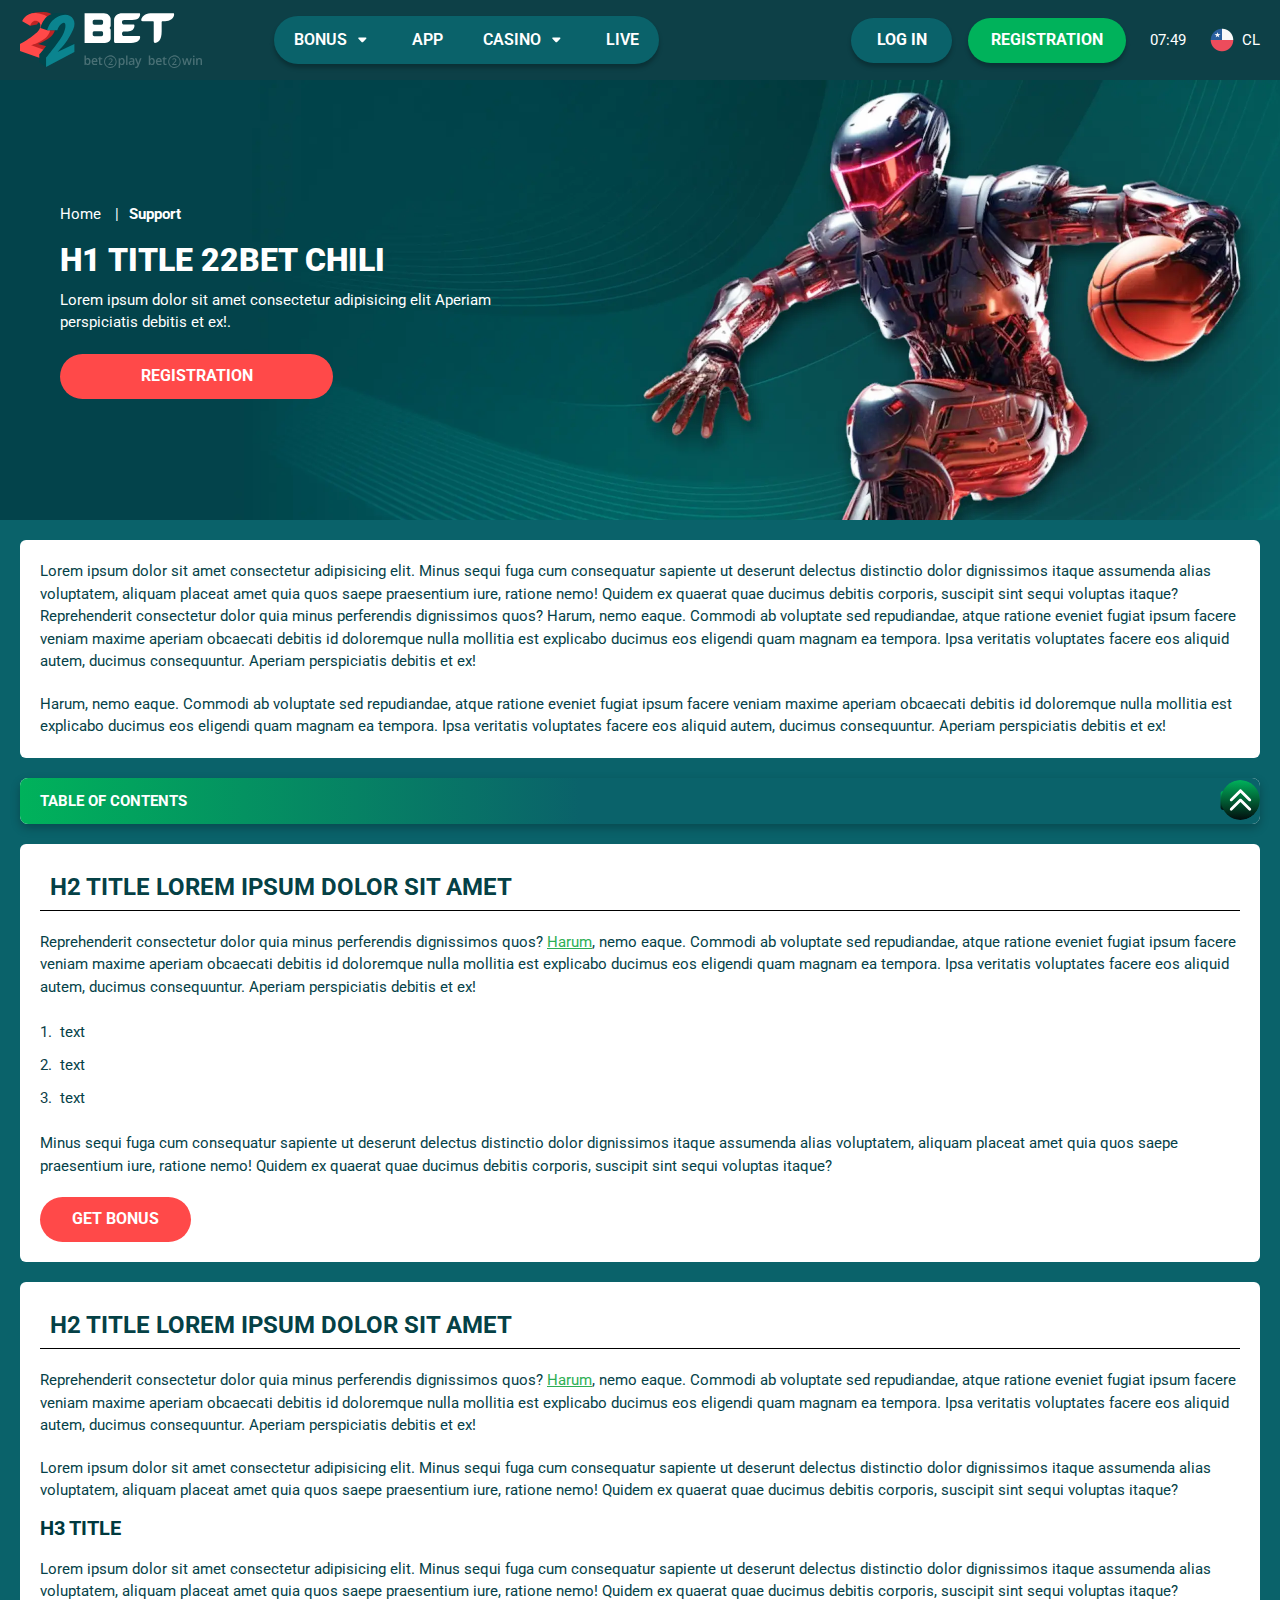
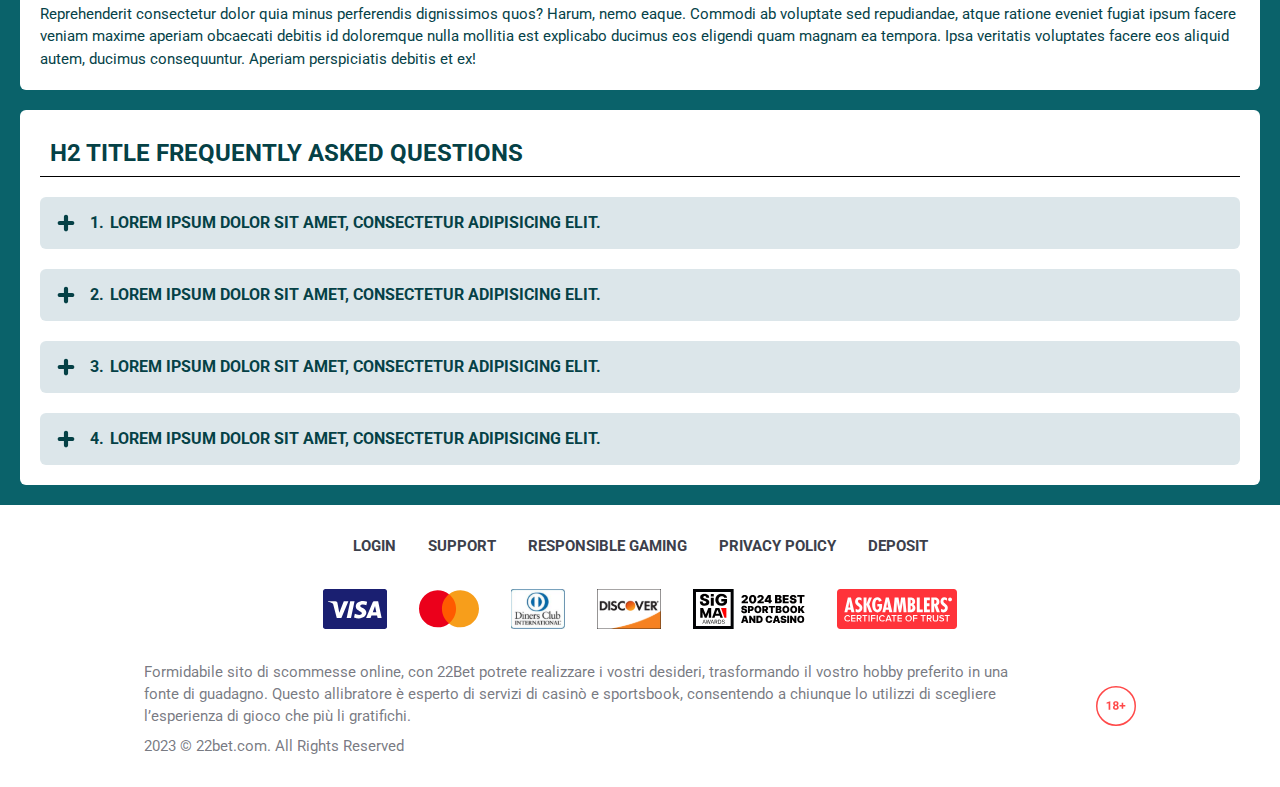
<file: support.html>
<!DOCTYPE html>
<html lang="cl">
  <head>
    <meta charset="UTF-8" />
   
    <meta name="viewport" content="width=device-width, initial-scale=1.0" />
    <title>22Bet </title>
    <meta name="description" content />
    <meta property="og:site_name" content />
    <meta property="og:title" content />
    <meta property="og:type" content="website" />
    <meta property="og:url" content />
    <meta property="og:image" content />
    <meta property="og:image:alt" content />
    <meta property="og:locale" content="cl" />
    <meta property="og:description" content />
    <link rel="preconnect" href="https://fonts.googleapis.com" />
    <link rel="preconnect" href="https://fonts.gstatic.com" crossorigin="anonymous" />
   <link href="https://fonts.googleapis.com/css2?family=Open+Sans:ital,wght@0,300..800;1,300..800&display=swap" rel="stylesheet">
<link href="https://fonts.googleapis.com/css?family=Roboto+Condensed&display=swap" rel="stylesheet">
<link href="https://fonts.googleapis.com/css2?family=Roboto:ital,wght@0,100..900;1,100..900&display=swap" rel="stylesheet">

   <link rel="stylesheet" href="./css/reset.css" />
    <link rel="stylesheet" href="./css/main.css" />
    <link rel="stylesheet" href="./css/media.css"/>
    <link rel="icon" href="./images/Group.png" type="image/x-icon"/>
    <script
    src="https://code.jquery.com/jquery-3.6.1.min.js"
    integrity="sha256-o88AwQnZB+VDvE9tvIXrMQaPlFFSUTR+nldQm1LuPXQ="
    crossorigin="anonymous"
  ></script>
  </head>
  <body>
    <header class="header">
      <section class="content header__content">
        <a href="./index.html" class="logo header__logo"
          ><img src="./images/logo.svg" alt="logo" title
        /></a>
        <button class="header__btn-menu" >
          <svg width="16px" height="16px" viewBox="0 0 16 16" xmlns="http://www.w3.org/2000/svg">
              <rect y="0" width="16" height="3" rx="1.5"></rect>
              <rect y="6.5" width="16" height="3" rx="1.5"></rect>
              <rect y="13" width="16" height="3" rx="1.5"></rect>
            </svg>
        </button>

          <nav class="menu header__menu">
            <ul class="header__menu-list">
                
              <li class="" >
              <div class="header__menu-wrapper">
                <div class="js-button-expander js-button-expander--menu" >
                <a href="./bonus.html" >
                <span>Bonus</span>
              </a>
              </div>
              <div class="header__menu-wrap js-expand-content js-expand-content--menu">
                <ul >
                  <li>
                    <a href="./freeSpins.html">
                    <span>Free Spins</span>
                  </a></li>
                  <li><a href="./promoCode.html">
                    <span>Promo Code</span>
                  </a>
                </li>
                  <li><a href="./welcomeBonus.html">
                    <span>Welcome Bonus</span>
                  </a>
                </li>
                <li><a href="./vip.html">
                    <span>VIP</span>
                  </a>
                </li>
                </ul>
              </div>
              </div>
               <a href="./bonus.html" class="header__menu-item">
                <span>Bonus</span>
              </a>
            </li>
              <li>
                <a href="./app.html">
                 App
                </a>
              </li>
              
              <li class="">
              <div class="header__menu-wrapper">
                <div class="js-button-expander js-button-expander--menu" >
                <a href="./casino.html" >
                <span> Casino</span>
              </a>
              </div>
              <div class="header__menu-wrap js-expand-content js-expand-content--menu">
                <ul >
                  <li>
                    <a href="./slots.html">
                    <span>Slots</span>
                  </a></li>
                 
                </ul>
              </div>
              </div>
               <a href="./casino.html" class="header__menu-item">
                <span>Casino</span>
              </a>
            </li>
               <li>
                <a href="./live.html">
               Live
                </a>
              </li>
              <li>
                    <a href="./freeSpins.html">
                    <span>Free Spins</span>
                  </a></li>
                  <li><a href="./promoCode.html">
                    <span>Promo Code</span>
                  </a>
                </li>
                  <li><a href="./welcomeBonus.html">
                    <span>Welcome Bonus</span>
                  </a>
                </li>
                <li><a href="./vip.html">
                    <span>VIP</span>
                  </a>
                </li>
             <li>
                    <a href="./slots.html">
                    <span>Slots</span>
                  </a></li>
             
             
            </ul>
            <div class="header__button header__button-menu " >
              <a href="#" class="button  button__login-menu">log in</a>
              <a href="#" class="button button__menu">registration</a>
            </div>
           
          </nav>
            <a href="#" class="button button__login">log in</a>
            <a href="#" class="button button__singup">registration</a>
            <div id="clock" class="header__time">00:00</div>
            <a href="" class="header__flag">
                <span><img src="./images/flag.png" alt="flag" title /></span>
                <span>cl</span>
              </a>
      </section>
    </header>
     <main class="main home main-page">
        <section class=" hero hero__page">
           
            <div class="background">
              <img src="./images/layout-images/bg-support.webp" alt="hero" title />
              
            </div>
              <div class="hero__wrapper hero__wrapper-page">
              <div class="hero__data hero__data-bonus">
                <ul
                class="breadcrumbs "
                
              >
                <li
                  
                >
                  <a href="#" >
                    <span >Home</span></a
                  >
                 
                </li>
                <li
                  
                >
                  <a href="#" > <span >Support</span></a>
                 
                </li>
              </ul>
                <h1 class="title general hero__title">
                H1 Title 22bet Chili
                </h1>
                 <p class="hero__text">Lorem ipsum dolor sit amet consectetur adipisicing elit Aperiam perspiciatis debitis et ex!.</p>
               
                <a href="#" class="button  hero__button ">registration</a>
               
              </div>
             
            </div>
          </section>
      <section class="main__wrap main__wrap-page">
       
       <section class="content__wrapper content__wrapper-page">

         
        
       
          <section class="content article">
            <p>
           Lorem ipsum dolor sit amet consectetur adipisicing elit. Minus sequi fuga cum consequatur sapiente ut deserunt delectus distinctio dolor dignissimos itaque assumenda alias voluptatem, aliquam placeat amet quia quos saepe praesentium iure, ratione nemo! Quidem ex quaerat quae ducimus debitis corporis, suscipit sint sequi voluptas itaque? Reprehenderit consectetur dolor quia minus perferendis dignissimos quos? Harum, nemo eaque. Commodi ab voluptate sed repudiandae, atque ratione eveniet fugiat ipsum facere veniam maxime aperiam obcaecati debitis id doloremque nulla mollitia est explicabo ducimus eos eligendi quam magnam ea tempora. Ipsa veritatis voluptates facere eos aliquid autem, ducimus consequuntur. Aperiam perspiciatis debitis et ex! </p>
            <p>
            Harum, nemo eaque. Commodi ab voluptate sed repudiandae, atque ratione eveniet fugiat ipsum facere veniam maxime aperiam obcaecati debitis id doloremque nulla mollitia est explicabo ducimus eos eligendi quam magnam ea tempora. Ipsa veritatis voluptates facere eos aliquid autem, ducimus consequuntur. Aperiam perspiciatis debitis et ex!
            </p>
          </section>
    
           
              <section class="content menu-review__content">
              

            
                <div class="menu__review-desk menu__review-content">table of contents</div>
                <ul class="menu__review menu__review-list">
                  <li><a href="#">H2 title  Lorem ipsum dolor sit amet</a></li>
                    <li><a href="#">H2 title  Lorem ipsum dolor sit amet</a></li>
                      <li><a href="#">H2 title  Lorem ipsum dolor sit amet</a></li>
                        <li><a href="#">H2 title  Lorem ipsum dolor sit amet</a></li>
                          <li><a href="#">H2 title  Lorem ipsum dolor sit amet</a></li>
                           <li><a href="#">H2 title Frequently Asked Questions</a></li>
                         
                          
                </ul>
             
          
          </section>
          
        
            <section class="content article">
            <h2 class="title high article__title">H2 title  Lorem ipsum dolor sit amet</h2>
            
            <p>
             Reprehenderit consectetur dolor quia minus perferendis dignissimos quos? <a href="#">Harum</a>, nemo eaque. Commodi ab voluptate sed repudiandae, atque ratione eveniet fugiat ipsum facere veniam maxime aperiam obcaecati debitis id doloremque nulla mollitia est explicabo ducimus eos eligendi quam magnam ea tempora. Ipsa veritatis voluptates facere eos aliquid autem, ducimus consequuntur. Aperiam perspiciatis debitis et ex!</p>
           
           <ol>
            <li>text</li>
            <li>text</li>
            <li>text</li>
                </ol>
              
              <p>Minus sequi fuga cum consequatur sapiente ut deserunt delectus distinctio dolor dignissimos itaque assumenda alias voluptatem, aliquam placeat amet quia quos saepe praesentium iure, ratione nemo! Quidem ex quaerat quae ducimus debitis corporis, suscipit sint sequi voluptas itaque? </p>
            <a href="#" class="button">Get Bonus</a>
            </section>
                <section class="content article">
            <h2 class="title high article__title">H2 title  Lorem ipsum dolor sit amet</h2>
            <p>Reprehenderit consectetur dolor quia minus perferendis dignissimos quos? <a href="#">Harum</a>, nemo eaque. Commodi ab voluptate sed repudiandae, atque ratione eveniet fugiat ipsum facere veniam maxime aperiam obcaecati debitis id doloremque nulla mollitia est explicabo ducimus eos eligendi quam magnam ea tempora. Ipsa veritatis voluptates facere eos aliquid autem, ducimus consequuntur. Aperiam perspiciatis debitis et ex!</p>
          <p>Lorem ipsum dolor sit amet consectetur adipisicing elit. Minus sequi fuga cum consequatur sapiente ut deserunt delectus distinctio dolor dignissimos itaque assumenda alias voluptatem, aliquam placeat amet quia quos saepe praesentium iure, ratione nemo! Quidem ex quaerat quae ducimus debitis corporis, suscipit sint sequi voluptas itaque? </p>
            <h3>h3 title</h3>
           <p>Lorem ipsum dolor sit amet consectetur adipisicing elit. Minus sequi fuga cum consequatur sapiente ut deserunt delectus distinctio dolor dignissimos itaque assumenda alias voluptatem, aliquam placeat amet quia quos saepe praesentium iure, ratione nemo! Quidem ex quaerat quae ducimus debitis corporis, suscipit sint sequi voluptas itaque? Reprehenderit consectetur dolor quia minus perferendis dignissimos quos? Harum, nemo eaque. Commodi ab voluptate sed repudiandae, atque ratione eveniet fugiat ipsum facere veniam maxime aperiam obcaecati debitis id doloremque nulla mollitia est explicabo ducimus eos eligendi quam magnam ea tempora. Ipsa veritatis voluptates facere eos aliquid autem, ducimus consequuntur. Aperiam perspiciatis debitis et ex!</p>
             </section>

          <section class="content faq">
            <h2 class="title high faq__title">H2 title  Frequently Asked Questions </h2>
            <ol class="faq__list " >
              <li class="faq__item"  >
                <h3 class="title medium faq__subtitle js-button-expander js-button-expander--faq"  > Lorem ipsum dolor sit amet, consectetur adipisicing elit.
                 </h3>
                <div  class="faq__answer js-expand-content js-expand-content--faq" >
                  <p  >
                  Lorem ipsum dolor sit amet, consectetur adipisicing elit. Dolorum velit harum repellendus quia distinctio dolorem temporibus totam nostrum facilis, incidunt ab dolor vel. Ipsum provident laborum atque, iste dolorum cupiditate at nam. Dignissimos accusamus ipsam, amet perspiciatis dolore quibusdam provident. </p>
                </div>
              </li>
              <li class="faq__item"  >
                <h3 class="title medium faq__subtitle js-button-expander js-button-expander--faq"  >Lorem ipsum dolor sit amet, consectetur adipisicing elit.</h3>
                <div class="faq__answer js-expand-content js-expand-content--faq" >
                  <p  >
                 Lorem ipsum dolor sit amet, consectetur adipisicing elit. Dolorum velit harum repellendus quia distinctio dolorem temporibus totam nostrum facilis, incidunt ab dolor vel. Ipsum provident laborum atque, iste dolorum cupiditate at nam. Dignissimos accusamus ipsam, amet perspiciatis dolore quibusdam provident. </p>
                </div>
              </li> 
              <li class="faq__item"  >
                <h3 class="title medium faq__subtitle js-button-expander js-button-expander--faq"  >Lorem ipsum dolor sit amet, consectetur adipisicing elit.</h3>
                <div class="faq__answer js-expand-content js-expand-content--faq" >
                  <p  >
                  Lorem ipsum dolor sit amet, consectetur adipisicing elit. Dolorum velit harum repellendus quia distinctio dolorem temporibus totam nostrum facilis, incidunt ab dolor vel. Ipsum provident laborum atque, iste dolorum cupiditate at nam. Dignissimos accusamus ipsam, amet perspiciatis dolore quibusdam provident. </p>
                </div>
              </li> 
              <li class="faq__item"  >
                <h3 class="title medium faq__subtitle js-button-expander js-button-expander--faq"  >Lorem ipsum dolor sit amet, consectetur adipisicing elit.</h3>
                <div class="faq__answer js-expand-content js-expand-content--faq" >
                  <p  >
                  Lorem ipsum dolor sit amet, consectetur adipisicing elit. Dolorum velit harum repellendus quia distinctio dolorem temporibus totam nostrum facilis, incidunt ab dolor vel. Ipsum provident laborum atque, iste dolorum cupiditate at nam. Dignissimos accusamus ipsam, amet perspiciatis dolore quibusdam provident.</p>
                </div>
              </li> 
             
            </ol>
          </section>
          
        </section> 
      
        <div class=""  onclick="scrollToTop()">
          <button class="main__arrow" id="scrollToTopBtn"></button>
        </div> 
        
      </section>
    </main> 
     <footer class=" footer ">
      <section class="content footer__content">
        <ul class="footer__menu">
         <li><a href="./login.html">Login</a></li>
         <li><a href="./support.html">Support</a></li>
         <li><a href="./responsible.html">Responsible Gaming</a></li>
         <li><a href="./policy.html">Privacy Policy</a></li>
         <li><a href="./deposit.html">Deposit</a></li>
        </ul>
       
          <ul class="footer__cards-list">
           
            <li>
              <a href="#"
                ><img src="./images/visa.svg" alt="cardvisa" title
              /></a>
            </li>
            <li>
              <a href="#"
                ><img
                  src="./images/mastercard.svg"
                  alt="mastercard"
                  title
              /></a>
            </li>
            <li>
                <a href="#"
                  ><img src="./images/diners.svg" alt="diners" title
                /></a>
              </li>
              <li>
                <a href="#"
                  ><img src="./images/discover.svg" alt="discover" title
                /></a>
              </li>
              <li>
                <a href="#"
                  ><img src="./images/sigma.svg" alt="sigma" title
                /></a>
              </li>
              <li>
                <a href="#"
                  ><img src="./images/ask.svg" alt="ask" title
                /></a>
              </li>
            
          </ul>
       
        <div class="footer__wrapp">
          <div class="footer__text">
           <p>Formidabile sito di scommesse online, con 22Bet potrete realizzare i vostri desideri, trasformando il vostro hobby preferito in una fonte di guadagno. Questo allibratore è esperto di servizi di casinò e sportsbook, consentendo a chiunque lo utilizzi di scegliere l’esperienza di gioco che più li gratifichi.</p>
            <p>2023 &copy; 22bet.com. All Rights Reserved
</p>
           
          </div>
          <div class="footer__age">
            <img src="./images/age.svg" alt="age" title />
          </div>
        </div>
      
      </section>
    </footer>
    <script src="./js/arrowUp.js" defer></script>
    <script src="./js/sidebar.js" defer></script>
    <script src="./js/expander.js" defer></script>
    <script src="./js/mobile-menu.js" defer></script>
    <script src="./js/clock.js" defer></script>
  </body>
</html>
</file>
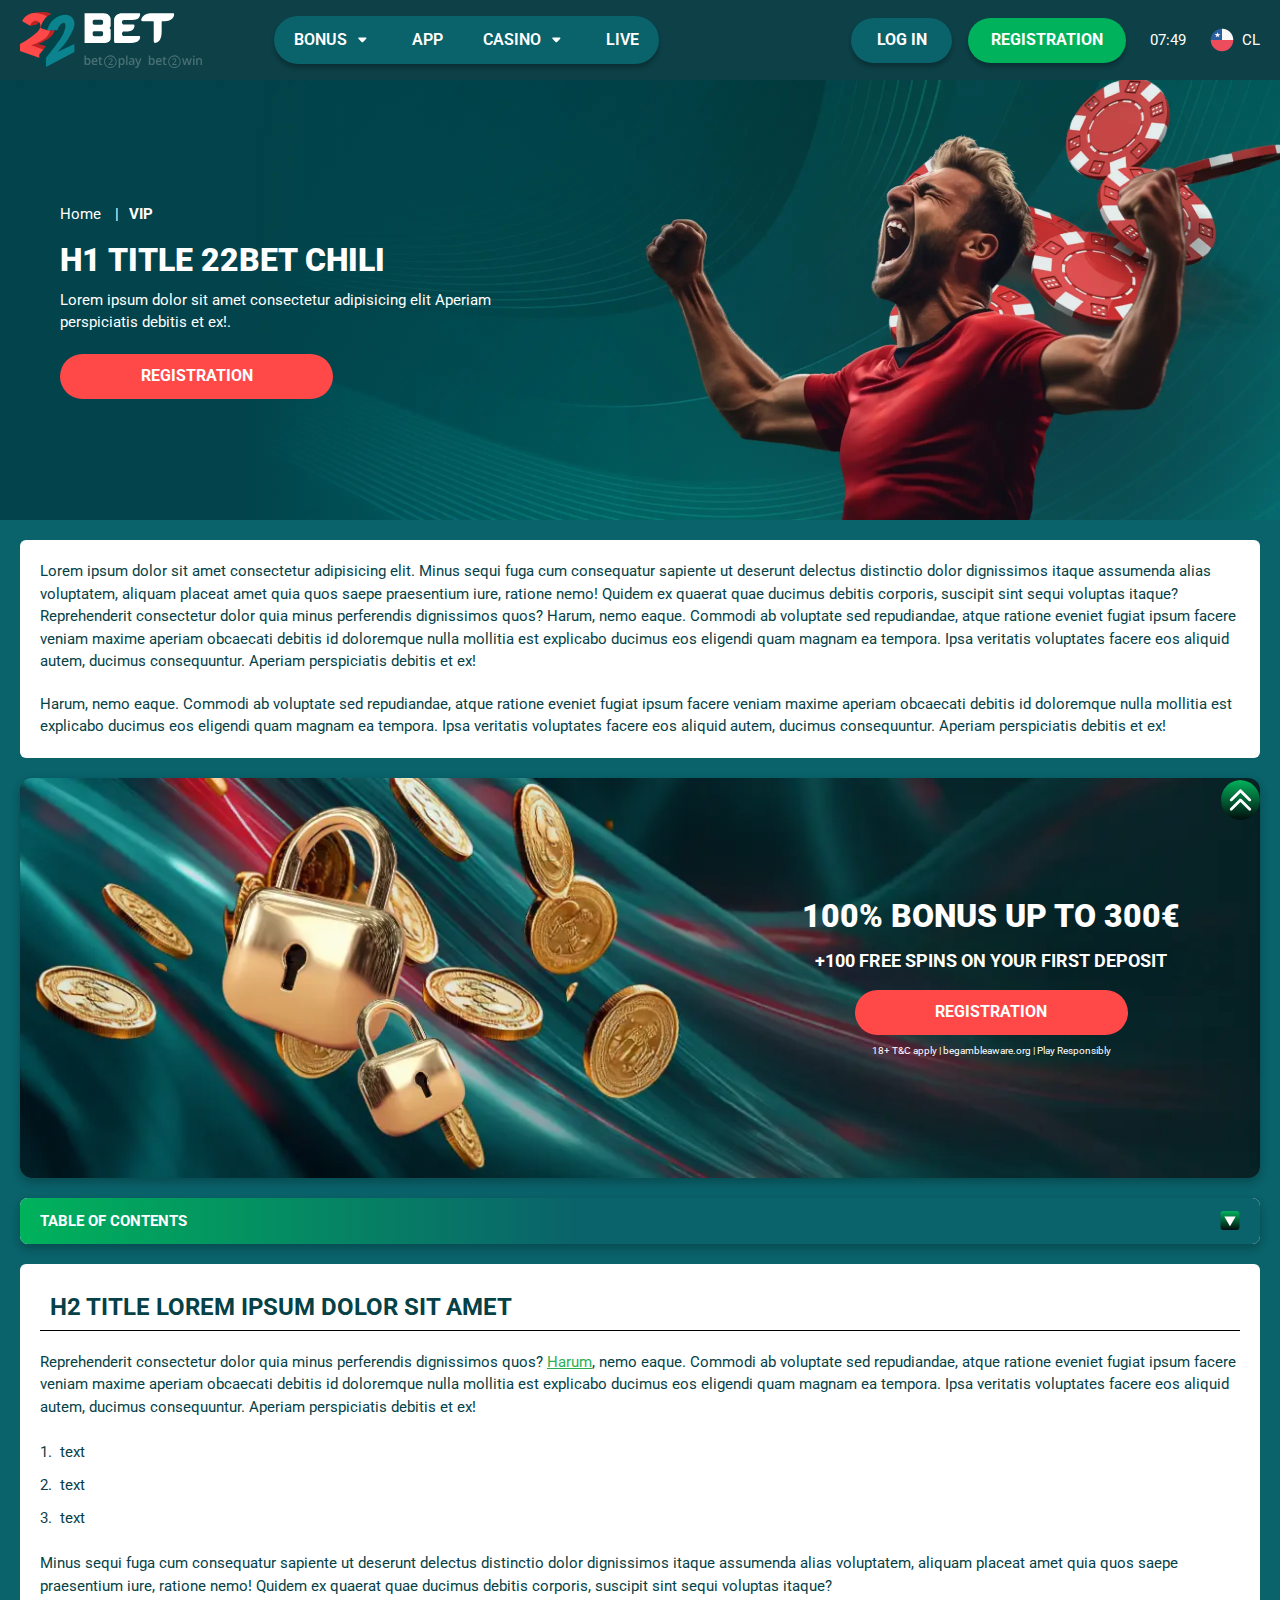
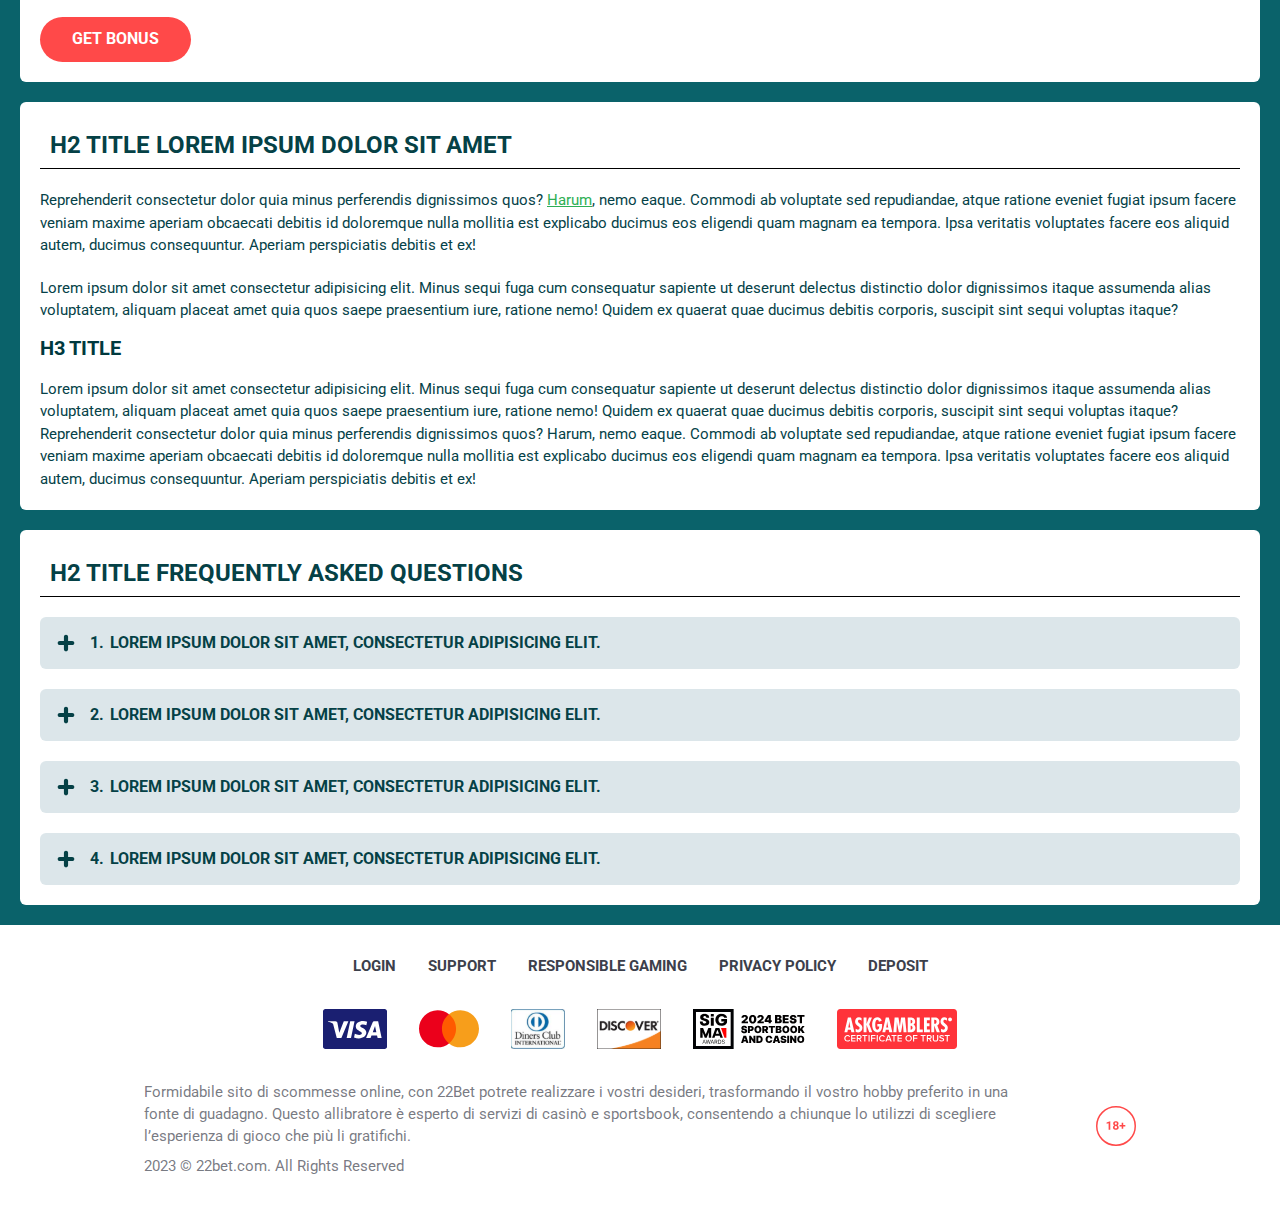
<file: vip.html>
<!DOCTYPE html>
<html lang="cl">
  <head>
    <meta charset="UTF-8" />
   
    <meta name="viewport" content="width=device-width, initial-scale=1.0" />
    <title>22Bet </title>
    <meta name="description" content />
    <meta property="og:site_name" content />
    <meta property="og:title" content />
    <meta property="og:type" content="website" />
    <meta property="og:url" content />
    <meta property="og:image" content />
    <meta property="og:image:alt" content />
    <meta property="og:locale" content="cl" />
    <meta property="og:description" content />
    <link rel="preconnect" href="https://fonts.googleapis.com" />
    <link rel="preconnect" href="https://fonts.gstatic.com" crossorigin="anonymous" />
   <link href="https://fonts.googleapis.com/css2?family=Open+Sans:ital,wght@0,300..800;1,300..800&display=swap" rel="stylesheet">
<link href="https://fonts.googleapis.com/css?family=Roboto+Condensed&display=swap" rel="stylesheet">
<link href="https://fonts.googleapis.com/css2?family=Roboto:ital,wght@0,100..900;1,100..900&display=swap" rel="stylesheet">

   <link rel="stylesheet" href="./css/reset.css" />
    <link rel="stylesheet" href="./css/main.css" />
    <link rel="stylesheet" href="./css/media.css"/>
    <link rel="icon" href="./images/Group.png" type="image/x-icon"/>
    <script
    src="https://code.jquery.com/jquery-3.6.1.min.js"
    integrity="sha256-o88AwQnZB+VDvE9tvIXrMQaPlFFSUTR+nldQm1LuPXQ="
    crossorigin="anonymous"
  ></script>
  </head>
  <body>
    <header class="header">
      <section class="content header__content">
        <a href="./index.html" class="logo header__logo"
          ><img src="./images/logo.svg" alt="logo" title
        /></a>
        <button class="header__btn-menu" >
          <svg width="16px" height="16px" viewBox="0 0 16 16" xmlns="http://www.w3.org/2000/svg">
              <rect y="0" width="16" height="3" rx="1.5"></rect>
              <rect y="6.5" width="16" height="3" rx="1.5"></rect>
              <rect y="13" width="16" height="3" rx="1.5"></rect>
            </svg>
        </button>

          <nav class="menu header__menu">
            <ul class="header__menu-list">
                
              <li class="" >
              <div class="header__menu-wrapper">
                <div class="js-button-expander js-button-expander--menu" >
                <a href="./bonus.html" >
                <span>Bonus</span>
              </a>
              </div>
              <div class="header__menu-wrap js-expand-content js-expand-content--menu">
                <ul >
                  <li>
                    <a href="./freeSpins.html">
                    <span>Free Spins</span>
                  </a></li>
                  <li><a href="./promoCode.html">
                    <span>Promo Code</span>
                  </a>
                </li>
                  <li><a href="./welcomeBonus.html">
                    <span>Welcome Bonus</span>
                  </a>
                </li>
                <li><a href="./vip.html">
                    <span>VIP</span>
                  </a>
                </li>
                </ul>
              </div>
              </div>
               <a href="./bonus.html" class="header__menu-item">
                <span>Bonus</span>
              </a>
            </li>
              <li>
                <a href="./app.html">
                 App
                </a>
              </li>
              
              <li class="">
              <div class="header__menu-wrapper">
                <div class="js-button-expander js-button-expander--menu" >
                <a href="./casino.html" >
                <span> Casino</span>
              </a>
              </div>
              <div class="header__menu-wrap js-expand-content js-expand-content--menu">
                <ul >
                  <li>
                    <a href="./slots.html">
                    <span>Slots</span>
                  </a></li>
                 
                </ul>
              </div>
              </div>
               <a href="./casino.html" class="header__menu-item">
                <span>Casino</span>
              </a>
            </li>
               <li>
                <a href="./live.html">
               Live
                </a>
              </li>
              <li>
                    <a href="./freeSpins.html">
                    <span>Free Spins</span>
                  </a></li>
                  <li><a href="./promoCode.html">
                    <span>Promo Code</span>
                  </a>
                </li>
                  <li><a href="./welcomeBonus.html">
                    <span>Welcome Bonus</span>
                  </a>
                </li>
                <li><a href="./vip.html">
                    <span>VIP</span>
                  </a>
                </li>
             <li>
                    <a href="./slots.html">
                    <span>Slots</span>
                  </a></li>
             
             
            </ul>
            <div class="header__button header__button-menu " >
              <a href="#" class="button  button__login-menu">log in</a>
              <a href="#" class="button button__menu">registration</a>
            </div>
           
          </nav>
            <a href="#" class="button button__login">log in</a>
            <a href="#" class="button button__singup">registration</a>
            <div id="clock" class="header__time">00:00</div>
            <a href="" class="header__flag">
                <span><img src="./images/flag.png" alt="flag" title /></span>
                <span>cl</span>
              </a>
      </section>
    </header>
     <main class="main home main-page">
        <section class=" hero hero__page">
           
            <div class="background">
              <img src="./images/layout-images/bg-vip.webp" alt="hero" title />
              
            </div>
              <div class="hero__wrapper hero__wrapper-page">
              <div class="hero__data hero__data-bonus">
                <ul
                class="breadcrumbs "
                
              >
                <li
                  
                >
                  <a href="#" >
                    <span >Home</span></a
                  >
                 
                </li>
                <li
                  
                >
                  <a href="#" > <span >VIP</span></a>
                 
                </li>
              </ul>
                <h1 class="title general hero__title">
                H1 Title 22bet Chili
                </h1>
                 <p class="hero__text">Lorem ipsum dolor sit amet consectetur adipisicing elit Aperiam perspiciatis debitis et ex!.</p>
               
                <a href="#" class="button  hero__button ">registration</a>
               
              </div>
             
            </div>
          </section>
      <section class="main__wrap main__wrap-page">
       
       <section class="content__wrapper content__wrapper-page">

         
        
       
          <section class="content article">
            <p>
           Lorem ipsum dolor sit amet consectetur adipisicing elit. Minus sequi fuga cum consequatur sapiente ut deserunt delectus distinctio dolor dignissimos itaque assumenda alias voluptatem, aliquam placeat amet quia quos saepe praesentium iure, ratione nemo! Quidem ex quaerat quae ducimus debitis corporis, suscipit sint sequi voluptas itaque? Reprehenderit consectetur dolor quia minus perferendis dignissimos quos? Harum, nemo eaque. Commodi ab voluptate sed repudiandae, atque ratione eveniet fugiat ipsum facere veniam maxime aperiam obcaecati debitis id doloremque nulla mollitia est explicabo ducimus eos eligendi quam magnam ea tempora. Ipsa veritatis voluptates facere eos aliquid autem, ducimus consequuntur. Aperiam perspiciatis debitis et ex! </p>
            <p>
            Harum, nemo eaque. Commodi ab voluptate sed repudiandae, atque ratione eveniet fugiat ipsum facere veniam maxime aperiam obcaecati debitis id doloremque nulla mollitia est explicabo ducimus eos eligendi quam magnam ea tempora. Ipsa veritatis voluptates facere eos aliquid autem, ducimus consequuntur. Aperiam perspiciatis debitis et ex!
            </p>
          </section>
    
             <section class="content banner banner-main">
            <div class="background ">
              
              <img src="./images/layout-images/banner-vip.webp" alt="banner" title />
              
            </div>
            <div class="banner__info">
              
              <h2 class="title high banner__title-main">
              100% BONUS UP TO 300€
              </h2>
            <p class="banner__subtitle">+100 free spins on your first deposit</p>
              <a href="#" class="button banner__button">registration</a>
              <span>18+ T&C apply | begambleaware.org | Play Responsibly</span>
            </div>
          </section>
          
      
              <section class="content menu-review__content">
              

            
                <div class="menu__review-desk menu__review-content">table of contents</div>
                <ul class="menu__review menu__review-list">
                  <li><a href="#">H2 title  Lorem ipsum dolor sit amet</a></li>
                    <li><a href="#">H2 title  Lorem ipsum dolor sit amet</a></li>
                      <li><a href="#">H2 title  Lorem ipsum dolor sit amet</a></li>
                        <li><a href="#">H2 title  Lorem ipsum dolor sit amet</a></li>
                          <li><a href="#">H2 title  Lorem ipsum dolor sit amet</a></li>
                           <li><a href="#">H2 title Frequently Asked Questions</a></li>
                         
                          
                </ul>
             
          
          </section>
          
        
            <section class="content article">
            <h2 class="title high article__title">H2 title  Lorem ipsum dolor sit amet</h2>
            
            <p>
             Reprehenderit consectetur dolor quia minus perferendis dignissimos quos? <a href="#">Harum</a>, nemo eaque. Commodi ab voluptate sed repudiandae, atque ratione eveniet fugiat ipsum facere veniam maxime aperiam obcaecati debitis id doloremque nulla mollitia est explicabo ducimus eos eligendi quam magnam ea tempora. Ipsa veritatis voluptates facere eos aliquid autem, ducimus consequuntur. Aperiam perspiciatis debitis et ex!</p>
           
           <ol>
            <li>text</li>
            <li>text</li>
            <li>text</li>
                </ol>
              
              <p>Minus sequi fuga cum consequatur sapiente ut deserunt delectus distinctio dolor dignissimos itaque assumenda alias voluptatem, aliquam placeat amet quia quos saepe praesentium iure, ratione nemo! Quidem ex quaerat quae ducimus debitis corporis, suscipit sint sequi voluptas itaque? </p>
            <a href="#" class="button">Get Bonus</a>
            </section>
                <section class="content article">
            <h2 class="title high article__title">H2 title  Lorem ipsum dolor sit amet</h2>
            <p>Reprehenderit consectetur dolor quia minus perferendis dignissimos quos? <a href="#">Harum</a>, nemo eaque. Commodi ab voluptate sed repudiandae, atque ratione eveniet fugiat ipsum facere veniam maxime aperiam obcaecati debitis id doloremque nulla mollitia est explicabo ducimus eos eligendi quam magnam ea tempora. Ipsa veritatis voluptates facere eos aliquid autem, ducimus consequuntur. Aperiam perspiciatis debitis et ex!</p>
          <p>Lorem ipsum dolor sit amet consectetur adipisicing elit. Minus sequi fuga cum consequatur sapiente ut deserunt delectus distinctio dolor dignissimos itaque assumenda alias voluptatem, aliquam placeat amet quia quos saepe praesentium iure, ratione nemo! Quidem ex quaerat quae ducimus debitis corporis, suscipit sint sequi voluptas itaque? </p>
            <h3>h3 title</h3>
           <p>Lorem ipsum dolor sit amet consectetur adipisicing elit. Minus sequi fuga cum consequatur sapiente ut deserunt delectus distinctio dolor dignissimos itaque assumenda alias voluptatem, aliquam placeat amet quia quos saepe praesentium iure, ratione nemo! Quidem ex quaerat quae ducimus debitis corporis, suscipit sint sequi voluptas itaque? Reprehenderit consectetur dolor quia minus perferendis dignissimos quos? Harum, nemo eaque. Commodi ab voluptate sed repudiandae, atque ratione eveniet fugiat ipsum facere veniam maxime aperiam obcaecati debitis id doloremque nulla mollitia est explicabo ducimus eos eligendi quam magnam ea tempora. Ipsa veritatis voluptates facere eos aliquid autem, ducimus consequuntur. Aperiam perspiciatis debitis et ex!</p>
             </section>

          <section class="content faq">
            <h2 class="title high faq__title">H2 title  Frequently Asked Questions </h2>
            <ol class="faq__list " >
              <li class="faq__item"  >
                <h3 class="title medium faq__subtitle js-button-expander js-button-expander--faq"  > Lorem ipsum dolor sit amet, consectetur adipisicing elit.
                 </h3>
                <div  class="faq__answer js-expand-content js-expand-content--faq" >
                  <p  >
                  Lorem ipsum dolor sit amet, consectetur adipisicing elit. Dolorum velit harum repellendus quia distinctio dolorem temporibus totam nostrum facilis, incidunt ab dolor vel. Ipsum provident laborum atque, iste dolorum cupiditate at nam. Dignissimos accusamus ipsam, amet perspiciatis dolore quibusdam provident. </p>
                </div>
              </li>
              <li class="faq__item"  >
                <h3 class="title medium faq__subtitle js-button-expander js-button-expander--faq"  >Lorem ipsum dolor sit amet, consectetur adipisicing elit.</h3>
                <div class="faq__answer js-expand-content js-expand-content--faq" >
                  <p  >
                 Lorem ipsum dolor sit amet, consectetur adipisicing elit. Dolorum velit harum repellendus quia distinctio dolorem temporibus totam nostrum facilis, incidunt ab dolor vel. Ipsum provident laborum atque, iste dolorum cupiditate at nam. Dignissimos accusamus ipsam, amet perspiciatis dolore quibusdam provident. </p>
                </div>
              </li> 
              <li class="faq__item"  >
                <h3 class="title medium faq__subtitle js-button-expander js-button-expander--faq"  >Lorem ipsum dolor sit amet, consectetur adipisicing elit.</h3>
                <div class="faq__answer js-expand-content js-expand-content--faq" >
                  <p  >
                  Lorem ipsum dolor sit amet, consectetur adipisicing elit. Dolorum velit harum repellendus quia distinctio dolorem temporibus totam nostrum facilis, incidunt ab dolor vel. Ipsum provident laborum atque, iste dolorum cupiditate at nam. Dignissimos accusamus ipsam, amet perspiciatis dolore quibusdam provident. </p>
                </div>
              </li> 
              <li class="faq__item"  >
                <h3 class="title medium faq__subtitle js-button-expander js-button-expander--faq"  >Lorem ipsum dolor sit amet, consectetur adipisicing elit.</h3>
                <div class="faq__answer js-expand-content js-expand-content--faq" >
                  <p  >
                  Lorem ipsum dolor sit amet, consectetur adipisicing elit. Dolorum velit harum repellendus quia distinctio dolorem temporibus totam nostrum facilis, incidunt ab dolor vel. Ipsum provident laborum atque, iste dolorum cupiditate at nam. Dignissimos accusamus ipsam, amet perspiciatis dolore quibusdam provident.</p>
                </div>
              </li> 
             
            </ol>
          </section>
          
        </section> 
      
        <div class=""  onclick="scrollToTop()">
          <button class="main__arrow" id="scrollToTopBtn"></button>
        </div> 
        
      </section>
    </main> 
     <footer class=" footer ">
      <section class="content footer__content">
        <ul class="footer__menu">
         <li><a href="./login.html">Login</a></li>
         <li><a href="./support.html">Support</a></li>
         <li><a href="./responsible.html">Responsible Gaming</a></li>
         <li><a href="./policy.html">Privacy Policy</a></li>
         <li><a href="./deposit.html">Deposit</a></li>
        </ul>
       
          <ul class="footer__cards-list">
           
            <li>
              <a href="#"
                ><img src="./images/visa.svg" alt="cardvisa" title
              /></a>
            </li>
            <li>
              <a href="#"
                ><img
                  src="./images/mastercard.svg"
                  alt="mastercard"
                  title
              /></a>
            </li>
            <li>
                <a href="#"
                  ><img src="./images/diners.svg" alt="diners" title
                /></a>
              </li>
              <li>
                <a href="#"
                  ><img src="./images/discover.svg" alt="discover" title
                /></a>
              </li>
              <li>
                <a href="#"
                  ><img src="./images/sigma.svg" alt="sigma" title
                /></a>
              </li>
              <li>
                <a href="#"
                  ><img src="./images/ask.svg" alt="ask" title
                /></a>
              </li>
            
          </ul>
       
        <div class="footer__wrapp">
          <div class="footer__text">
           <p>Formidabile sito di scommesse online, con 22Bet potrete realizzare i vostri desideri, trasformando il vostro hobby preferito in una fonte di guadagno. Questo allibratore è esperto di servizi di casinò e sportsbook, consentendo a chiunque lo utilizzi di scegliere l’esperienza di gioco che più li gratifichi.</p>
            <p>2023 &copy; 22bet.com. All Rights Reserved
</p>
           
          </div>
          <div class="footer__age">
            <img src="./images/age.svg" alt="age" title />
          </div>
        </div>
      
      </section>
    </footer>
    <script src="./js/arrowUp.js" defer></script>
    <script src="./js/sidebar.js" defer></script>
    <script src="./js/expander.js" defer></script>
    <script src="./js/mobile-menu.js" defer></script>
    <script src="./js/clock.js" defer></script>
  </body>
</html>
</file>
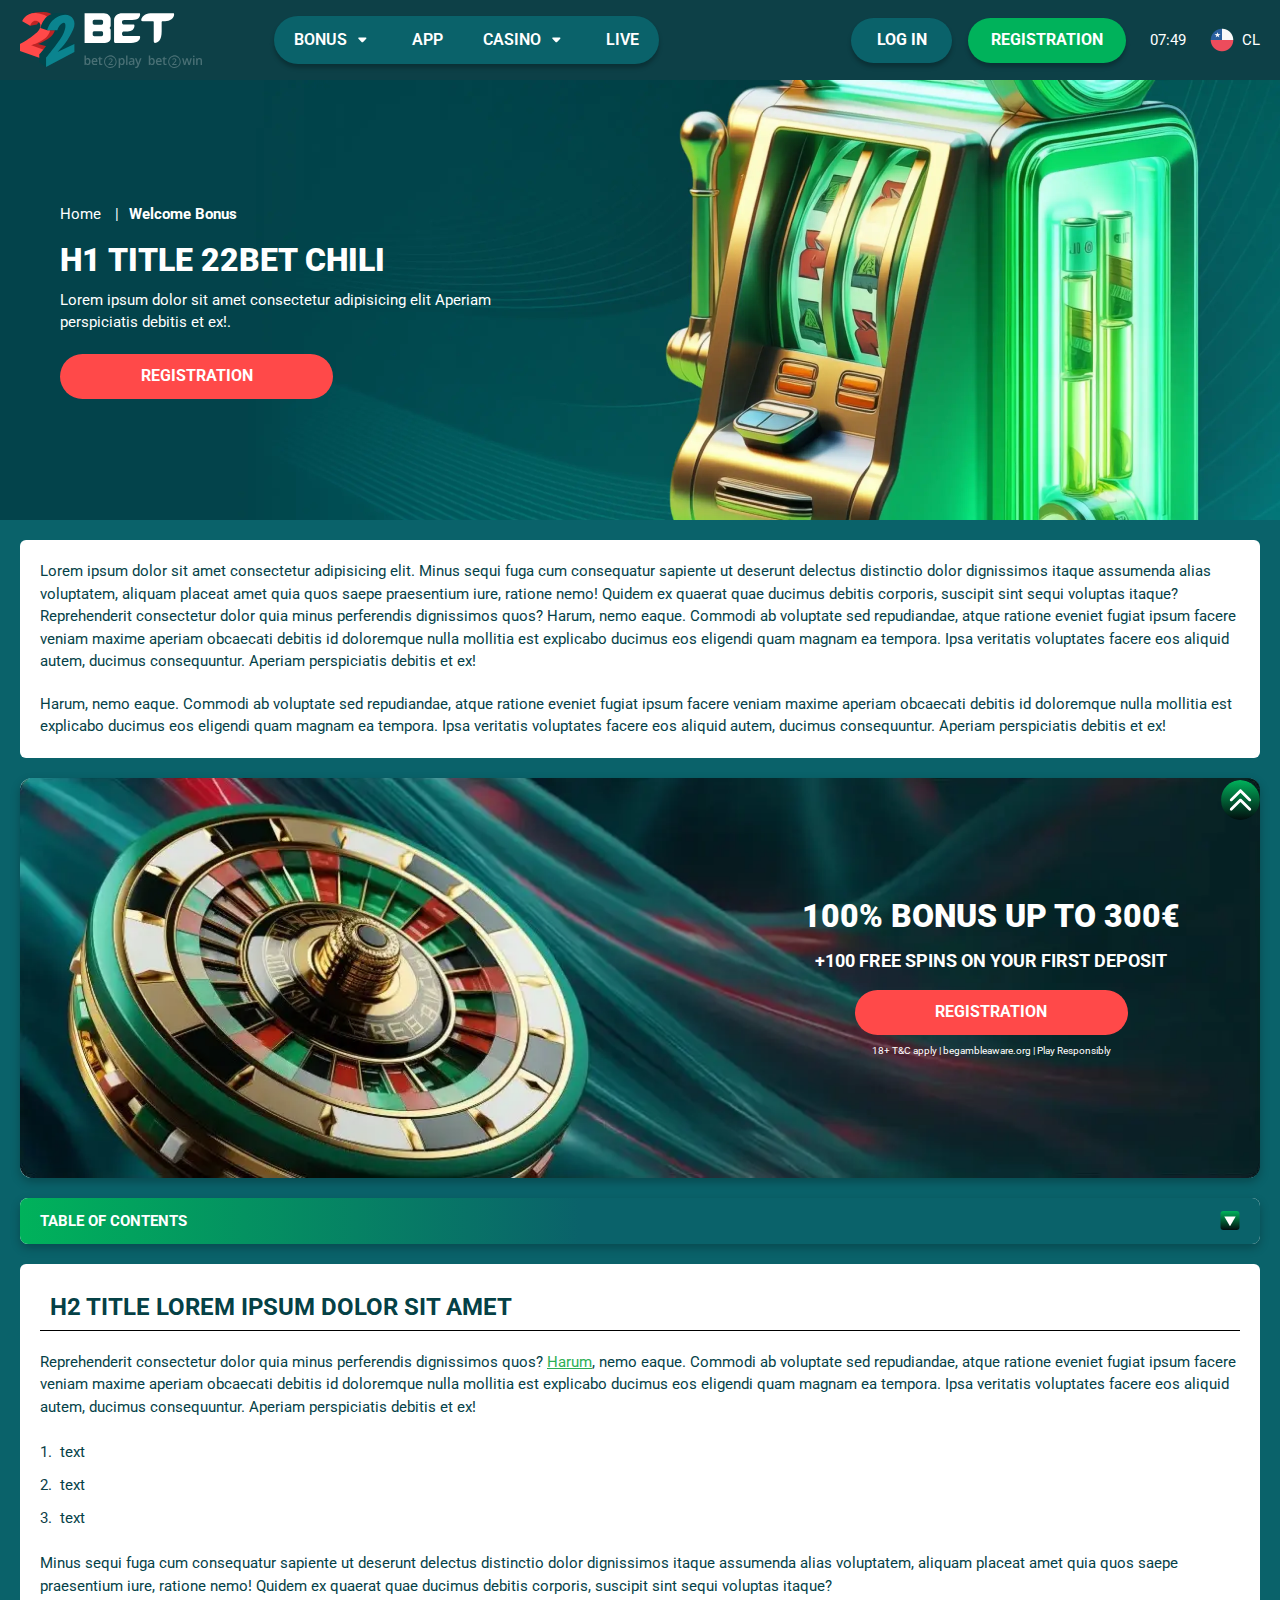
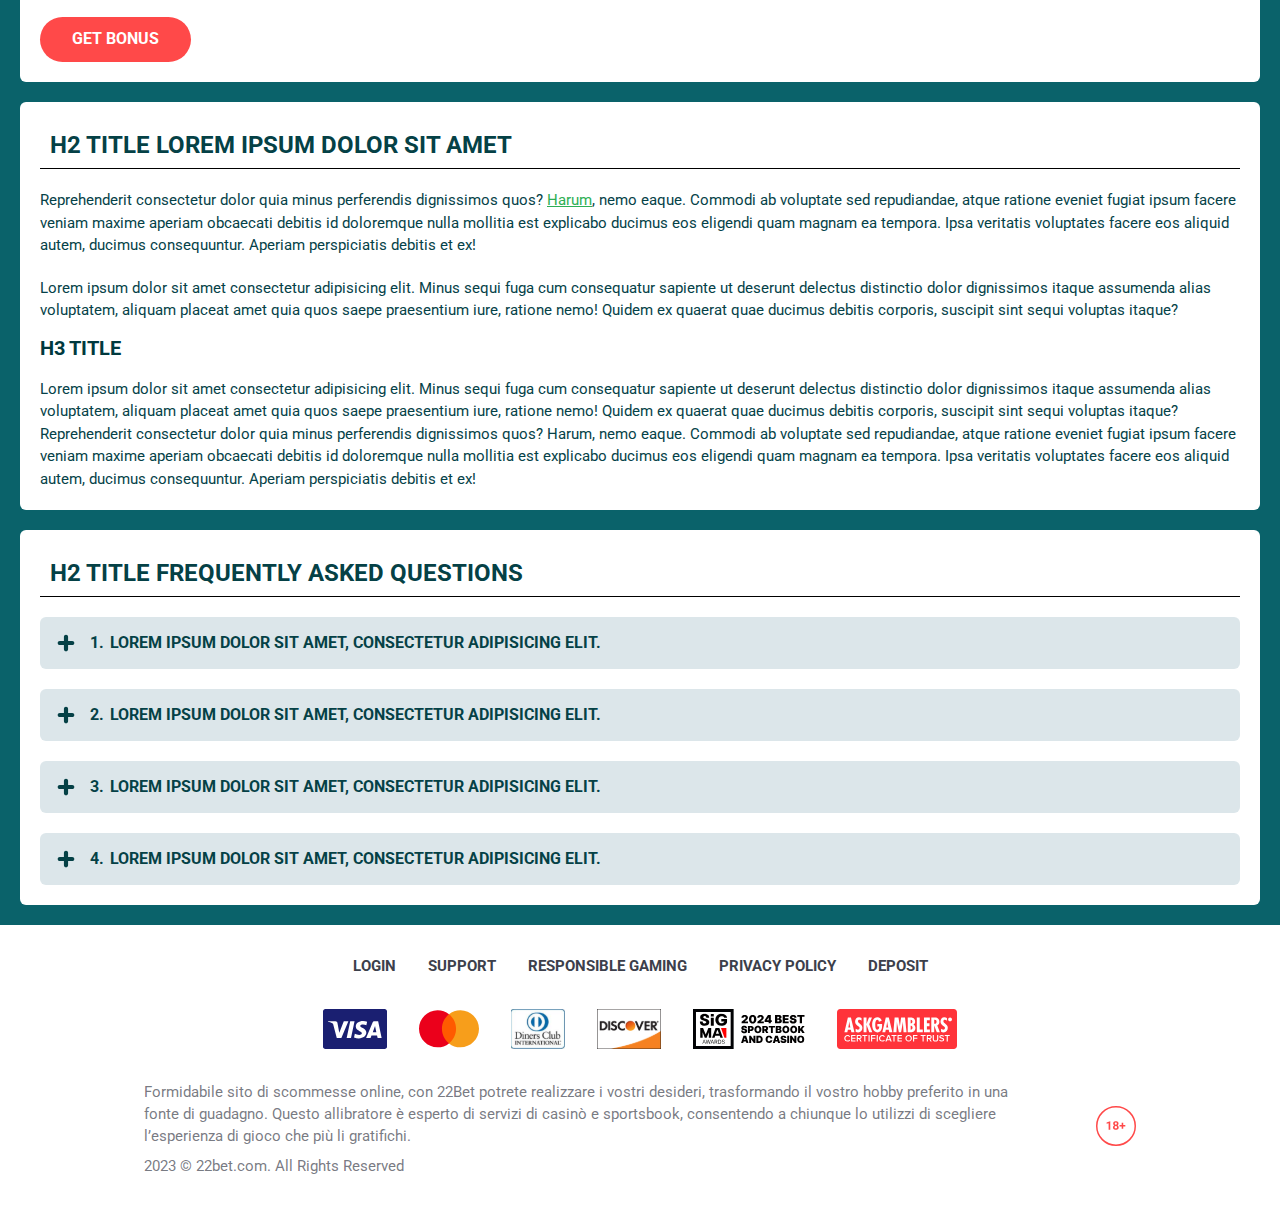
<file: welcomeBonus.html>
<!DOCTYPE html>
<html lang="cl">
  <head>
    <meta charset="UTF-8" />
   
    <meta name="viewport" content="width=device-width, initial-scale=1.0" />
    <title>22Bet </title>
    <meta name="description" content />
    <meta property="og:site_name" content />
    <meta property="og:title" content />
    <meta property="og:type" content="website" />
    <meta property="og:url" content />
    <meta property="og:image" content />
    <meta property="og:image:alt" content />
    <meta property="og:locale" content="cl" />
    <meta property="og:description" content />
    <link rel="preconnect" href="https://fonts.googleapis.com" />
    <link rel="preconnect" href="https://fonts.gstatic.com" crossorigin="anonymous" />
   <link href="https://fonts.googleapis.com/css2?family=Open+Sans:ital,wght@0,300..800;1,300..800&display=swap" rel="stylesheet">
<link href="https://fonts.googleapis.com/css?family=Roboto+Condensed&display=swap" rel="stylesheet">
<link href="https://fonts.googleapis.com/css2?family=Roboto:ital,wght@0,100..900;1,100..900&display=swap" rel="stylesheet">

   <link rel="stylesheet" href="./css/reset.css" />
    <link rel="stylesheet" href="./css/main.css" />
    <link rel="stylesheet" href="./css/media.css"/>
    <link rel="icon" href="./images/Group.png" type="image/x-icon"/>
    <script
    src="https://code.jquery.com/jquery-3.6.1.min.js"
    integrity="sha256-o88AwQnZB+VDvE9tvIXrMQaPlFFSUTR+nldQm1LuPXQ="
    crossorigin="anonymous"
  ></script>
  </head>
  <body>
    <header class="header">
      <section class="content header__content">
        <a href="./index.html" class="logo header__logo"
          ><img src="./images/logo.svg" alt="logo" title
        /></a>
        <button class="header__btn-menu" >
          <svg width="16px" height="16px" viewBox="0 0 16 16" xmlns="http://www.w3.org/2000/svg">
              <rect y="0" width="16" height="3" rx="1.5"></rect>
              <rect y="6.5" width="16" height="3" rx="1.5"></rect>
              <rect y="13" width="16" height="3" rx="1.5"></rect>
            </svg>
        </button>

          <nav class="menu header__menu">
            <ul class="header__menu-list">
                
              <li class="" >
              <div class="header__menu-wrapper">
                <div class="js-button-expander js-button-expander--menu" >
                <a href="./bonus.html" >
                <span>Bonus</span>
              </a>
              </div>
              <div class="header__menu-wrap js-expand-content js-expand-content--menu">
                <ul >
                  <li>
                    <a href="./freeSpins.html">
                    <span>Free Spins</span>
                  </a></li>
                  <li><a href="./promoCode.html">
                    <span>Promo Code</span>
                  </a>
                </li>
                  <li><a href="./welcomeBonus.html">
                    <span>Welcome Bonus</span>
                  </a>
                </li>
                <li><a href="./vip.html">
                    <span>VIP</span>
                  </a>
                </li>
                </ul>
              </div>
              </div>
               <a href="./bonus.html" class="header__menu-item">
                <span>Bonus</span>
              </a>
            </li>
              <li>
                <a href="./app.html">
                 App
                </a>
              </li>
              
              <li class="">
              <div class="header__menu-wrapper">
                <div class="js-button-expander js-button-expander--menu" >
                <a href="./casino.html" >
                <span> Casino</span>
              </a>
              </div>
              <div class="header__menu-wrap js-expand-content js-expand-content--menu">
                <ul >
                  <li>
                    <a href="./slots.html">
                    <span>Slots</span>
                  </a></li>
                 
                </ul>
              </div>
              </div>
               <a href="./casino.html" class="header__menu-item">
                <span>Casino</span>
              </a>
            </li>
               <li>
                <a href="./live.html">
               Live
                </a>
              </li>
              <li>
                    <a href="./freeSpins.html">
                    <span>Free Spins</span>
                  </a></li>
                  <li><a href="./promoCode.html">
                    <span>Promo Code</span>
                  </a>
                </li>
                  <li><a href="./welcomeBonus.html">
                    <span>Welcome Bonus</span>
                  </a>
                </li>
                <li><a href="./vip.html">
                    <span>VIP</span>
                  </a>
                </li>
             <li>
                    <a href="./slots.html">
                    <span>Slots</span>
                  </a></li>
             
             
            </ul>
            <div class="header__button header__button-menu " >
              <a href="#" class="button  button__login-menu">log in</a>
              <a href="#" class="button button__menu">registration</a>
            </div>
           
          </nav>
            <a href="#" class="button button__login">log in</a>
            <a href="#" class="button button__singup">registration</a>
            <div id="clock" class="header__time">00:00</div>
            <a href="" class="header__flag">
                <span><img src="./images/flag.png" alt="flag" title /></span>
                <span>cl</span>
              </a>
      </section>
    </header>
     <main class="main home main-page">
        <section class=" hero hero__page">
           
            <div class="background">
              <img src="./images/layout-images/bg-welcome.webp" alt="hero" title />
              
            </div>
              <div class="hero__wrapper hero__wrapper-page">
              <div class="hero__data hero__data-bonus">
                <ul
                class="breadcrumbs "
                
              >
                <li
                  
                >
                  <a href="#" >
                    <span >Home</span></a
                  >
                 
                </li>
                <li
                  
                >
                  <a href="#" > <span >Welcome Bonus</span></a>
                 
                </li>
              </ul>
                <h1 class="title general hero__title">
                H1 Title 22bet Chili
                </h1>
                 <p class="hero__text">Lorem ipsum dolor sit amet consectetur adipisicing elit Aperiam perspiciatis debitis et ex!.</p>
               
                <a href="#" class="button  hero__button ">registration</a>
               
              </div>
             
            </div>
          </section>
      <section class="main__wrap main__wrap-page">
       
       <section class="content__wrapper content__wrapper-page">

         
        
       
          <section class="content article">
            <p>
           Lorem ipsum dolor sit amet consectetur adipisicing elit. Minus sequi fuga cum consequatur sapiente ut deserunt delectus distinctio dolor dignissimos itaque assumenda alias voluptatem, aliquam placeat amet quia quos saepe praesentium iure, ratione nemo! Quidem ex quaerat quae ducimus debitis corporis, suscipit sint sequi voluptas itaque? Reprehenderit consectetur dolor quia minus perferendis dignissimos quos? Harum, nemo eaque. Commodi ab voluptate sed repudiandae, atque ratione eveniet fugiat ipsum facere veniam maxime aperiam obcaecati debitis id doloremque nulla mollitia est explicabo ducimus eos eligendi quam magnam ea tempora. Ipsa veritatis voluptates facere eos aliquid autem, ducimus consequuntur. Aperiam perspiciatis debitis et ex! </p>
            <p>
            Harum, nemo eaque. Commodi ab voluptate sed repudiandae, atque ratione eveniet fugiat ipsum facere veniam maxime aperiam obcaecati debitis id doloremque nulla mollitia est explicabo ducimus eos eligendi quam magnam ea tempora. Ipsa veritatis voluptates facere eos aliquid autem, ducimus consequuntur. Aperiam perspiciatis debitis et ex!
            </p>
          </section>
    
             <section class="content banner banner-main">
            <div class="background ">
              
              <img src="./images/layout-images/banner-welcome.webp" alt="banner" title />
              
            </div>
            <div class="banner__info">
              
              <h2 class="title high banner__title-main">
              100% BONUS UP TO 300€
              </h2>
            <p class="banner__subtitle">+100 free spins on your first deposit</p>
              <a href="#" class="button banner__button">registration</a>
              <span>18+ T&C apply | begambleaware.org | Play Responsibly</span>
            </div>
          </section>
          
      
              <section class="content menu-review__content">
              

            
                <div class="menu__review-desk menu__review-content">table of contents</div>
                <ul class="menu__review menu__review-list">
                  <li><a href="#">H2 title  Lorem ipsum dolor sit amet</a></li>
                    <li><a href="#">H2 title  Lorem ipsum dolor sit amet</a></li>
                      <li><a href="#">H2 title  Lorem ipsum dolor sit amet</a></li>
                        <li><a href="#">H2 title  Lorem ipsum dolor sit amet</a></li>
                          <li><a href="#">H2 title  Lorem ipsum dolor sit amet</a></li>
                           <li><a href="#">H2 title Frequently Asked Questions</a></li>
                         
                          
                </ul>
             
          
          </section>
          
        
            <section class="content article">
            <h2 class="title high article__title">H2 title  Lorem ipsum dolor sit amet</h2>
            
            <p>
             Reprehenderit consectetur dolor quia minus perferendis dignissimos quos? <a href="#">Harum</a>, nemo eaque. Commodi ab voluptate sed repudiandae, atque ratione eveniet fugiat ipsum facere veniam maxime aperiam obcaecati debitis id doloremque nulla mollitia est explicabo ducimus eos eligendi quam magnam ea tempora. Ipsa veritatis voluptates facere eos aliquid autem, ducimus consequuntur. Aperiam perspiciatis debitis et ex!</p>
           
           <ol>
            <li>text</li>
            <li>text</li>
            <li>text</li>
                </ol>
              
              <p>Minus sequi fuga cum consequatur sapiente ut deserunt delectus distinctio dolor dignissimos itaque assumenda alias voluptatem, aliquam placeat amet quia quos saepe praesentium iure, ratione nemo! Quidem ex quaerat quae ducimus debitis corporis, suscipit sint sequi voluptas itaque? </p>
            <a href="#" class="button">Get Bonus</a>
            </section>
                <section class="content article">
            <h2 class="title high article__title">H2 title  Lorem ipsum dolor sit amet</h2>
            <p>Reprehenderit consectetur dolor quia minus perferendis dignissimos quos? <a href="#">Harum</a>, nemo eaque. Commodi ab voluptate sed repudiandae, atque ratione eveniet fugiat ipsum facere veniam maxime aperiam obcaecati debitis id doloremque nulla mollitia est explicabo ducimus eos eligendi quam magnam ea tempora. Ipsa veritatis voluptates facere eos aliquid autem, ducimus consequuntur. Aperiam perspiciatis debitis et ex!</p>
          <p>Lorem ipsum dolor sit amet consectetur adipisicing elit. Minus sequi fuga cum consequatur sapiente ut deserunt delectus distinctio dolor dignissimos itaque assumenda alias voluptatem, aliquam placeat amet quia quos saepe praesentium iure, ratione nemo! Quidem ex quaerat quae ducimus debitis corporis, suscipit sint sequi voluptas itaque? </p>
            <h3>h3 title</h3>
           <p>Lorem ipsum dolor sit amet consectetur adipisicing elit. Minus sequi fuga cum consequatur sapiente ut deserunt delectus distinctio dolor dignissimos itaque assumenda alias voluptatem, aliquam placeat amet quia quos saepe praesentium iure, ratione nemo! Quidem ex quaerat quae ducimus debitis corporis, suscipit sint sequi voluptas itaque? Reprehenderit consectetur dolor quia minus perferendis dignissimos quos? Harum, nemo eaque. Commodi ab voluptate sed repudiandae, atque ratione eveniet fugiat ipsum facere veniam maxime aperiam obcaecati debitis id doloremque nulla mollitia est explicabo ducimus eos eligendi quam magnam ea tempora. Ipsa veritatis voluptates facere eos aliquid autem, ducimus consequuntur. Aperiam perspiciatis debitis et ex!</p>
             </section>

          <section class="content faq">
            <h2 class="title high faq__title">H2 title  Frequently Asked Questions </h2>
            <ol class="faq__list " >
              <li class="faq__item"  >
                <h3 class="title medium faq__subtitle js-button-expander js-button-expander--faq"  > Lorem ipsum dolor sit amet, consectetur adipisicing elit.
                 </h3>
                <div  class="faq__answer js-expand-content js-expand-content--faq" >
                  <p  >
                  Lorem ipsum dolor sit amet, consectetur adipisicing elit. Dolorum velit harum repellendus quia distinctio dolorem temporibus totam nostrum facilis, incidunt ab dolor vel. Ipsum provident laborum atque, iste dolorum cupiditate at nam. Dignissimos accusamus ipsam, amet perspiciatis dolore quibusdam provident. </p>
                </div>
              </li>
              <li class="faq__item"  >
                <h3 class="title medium faq__subtitle js-button-expander js-button-expander--faq"  >Lorem ipsum dolor sit amet, consectetur adipisicing elit.</h3>
                <div class="faq__answer js-expand-content js-expand-content--faq" >
                  <p  >
                 Lorem ipsum dolor sit amet, consectetur adipisicing elit. Dolorum velit harum repellendus quia distinctio dolorem temporibus totam nostrum facilis, incidunt ab dolor vel. Ipsum provident laborum atque, iste dolorum cupiditate at nam. Dignissimos accusamus ipsam, amet perspiciatis dolore quibusdam provident. </p>
                </div>
              </li> 
              <li class="faq__item"  >
                <h3 class="title medium faq__subtitle js-button-expander js-button-expander--faq"  >Lorem ipsum dolor sit amet, consectetur adipisicing elit.</h3>
                <div class="faq__answer js-expand-content js-expand-content--faq" >
                  <p  >
                  Lorem ipsum dolor sit amet, consectetur adipisicing elit. Dolorum velit harum repellendus quia distinctio dolorem temporibus totam nostrum facilis, incidunt ab dolor vel. Ipsum provident laborum atque, iste dolorum cupiditate at nam. Dignissimos accusamus ipsam, amet perspiciatis dolore quibusdam provident. </p>
                </div>
              </li> 
              <li class="faq__item"  >
                <h3 class="title medium faq__subtitle js-button-expander js-button-expander--faq"  >Lorem ipsum dolor sit amet, consectetur adipisicing elit.</h3>
                <div class="faq__answer js-expand-content js-expand-content--faq" >
                  <p  >
                  Lorem ipsum dolor sit amet, consectetur adipisicing elit. Dolorum velit harum repellendus quia distinctio dolorem temporibus totam nostrum facilis, incidunt ab dolor vel. Ipsum provident laborum atque, iste dolorum cupiditate at nam. Dignissimos accusamus ipsam, amet perspiciatis dolore quibusdam provident.</p>
                </div>
              </li> 
             
            </ol>
          </section>
          
        </section> 
      
        <div class=""  onclick="scrollToTop()">
          <button class="main__arrow" id="scrollToTopBtn"></button>
        </div> 
        
      </section>
    </main> 
     <footer class=" footer ">
      <section class="content footer__content">
        <ul class="footer__menu">
         <li><a href="./login.html">Login</a></li>
         <li><a href="./support.html">Support</a></li>
         <li><a href="./responsible.html">Responsible Gaming</a></li>
         <li><a href="./policy.html">Privacy Policy</a></li>
         <li><a href="./deposit.html">Deposit</a></li>
        </ul>
       
          <ul class="footer__cards-list">
           
            <li>
              <a href="#"
                ><img src="./images/visa.svg" alt="cardvisa" title
              /></a>
            </li>
            <li>
              <a href="#"
                ><img
                  src="./images/mastercard.svg"
                  alt="mastercard"
                  title
              /></a>
            </li>
            <li>
                <a href="#"
                  ><img src="./images/diners.svg" alt="diners" title
                /></a>
              </li>
              <li>
                <a href="#"
                  ><img src="./images/discover.svg" alt="discover" title
                /></a>
              </li>
              <li>
                <a href="#"
                  ><img src="./images/sigma.svg" alt="sigma" title
                /></a>
              </li>
              <li>
                <a href="#"
                  ><img src="./images/ask.svg" alt="ask" title
                /></a>
              </li>
            
          </ul>
       
        <div class="footer__wrapp">
          <div class="footer__text">
           <p>Formidabile sito di scommesse online, con 22Bet potrete realizzare i vostri desideri, trasformando il vostro hobby preferito in una fonte di guadagno. Questo allibratore è esperto di servizi di casinò e sportsbook, consentendo a chiunque lo utilizzi di scegliere l’esperienza di gioco che più li gratifichi.</p>
            <p>2023 &copy; 22bet.com. All Rights Reserved
</p>
           
          </div>
          <div class="footer__age">
            <img src="./images/age.svg" alt="age" title />
          </div>
        </div>
      
      </section>
    </footer>
    <script src="./js/arrowUp.js" defer></script>
    <script src="./js/sidebar.js" defer></script>
    <script src="./js/expander.js" defer></script>
    <script src="./js/mobile-menu.js" defer></script>
    <script src="./js/clock.js" defer></script>
  </body>
</html>
</file>
<file: css/main.css>
html{
    -webkit-text-size-adjust: 100%;
    scroll-behavior: smooth;
      overflow-x: hidden;
  }
  
  body {
      display: block;
      position: relative;
      width: 100%;
   background: #0A626A;

      font-family: "Roboto", sans-serif;
      font-size: 15px;
      font-weight: 400;
      line-height: 150%;
      text-align: left;
      color: #054248;
      overflow-x: hidden;
    }
  

    
    .content {
      display: block;
      position: relative;
      width: 100%;
      max-width: 1020px;
      max-width: 100%;
      /* overflow: hidden; */
      border-radius: 6px;
     background: #FFFFFF;

      padding: 20px;
      margin: 0 auto 20px auto;
    }
    
    h1,
    h2,
    h3,
    h4,
    .title {
      display: block;
      position: relative;
      font-size: 32px;
      font-weight: 900;
      line-height: 120%;
      text-align: center;
      color: #ffffff;
    }
    
    h1,
    .title.general {
      text-transform: uppercase;
    }
    
    h2,
    .title.high {
      display: flex;
      align-items: center;
      justify-content: flex-start;
      font-weight: 700;
      font-size: 24px;
      line-height: 120%;
      color: #054146;
      text-transform: uppercase;
     
border-bottom: 1px solid #000000;
    border-radius: 0 ;
padding: 8.5px 10px;
    }

    h3,
    title.medium {
      font-weight: 700;
      font-size: 20px;
      line-height: 100%;
      text-align: left;
      color:#00393E;
      text-transform: uppercase;
      
padding:  0px;
    }
    
    article > *,
    .article > *,
    .desk > * {
      margin-top: 20px;
    }
    
    article > *:first-child,
    .article > *:first-child,
    .desk > *:first-child {
      margin-top: 0 !important;
    }
    
    article > h2,
    .article > h2,
    .desk > h2 {
      margin-top: 32px;
    }
    
    article > h3,
    .article > h3,
    .desk > h3 {
      margin-top: 16px;
    }
    
    .button {
      
      position: relative;
    display: inline-block;
      min-width: 273px;
      height: 45px;
      border-radius: 25px;
      background: #FF4949;

      overflow: hidden;
      font-size: 16px;
      font-weight: 700;
      line-height: 100%;
      text-align: center;
      text-decoration: none;
      text-transform: uppercase;
      color: #ffffff;
      white-space: nowrap;
      cursor: pointer;
      padding: 14px 24px;
      margin: 0 auto;
   
      transition: all 0.5s;
    }
    
    .button:hover {
     background: #2DAF55;

    }
    
    
    .header,
    .main ,.footer {
      display: flex;
      position: relative;
      justify-content: space-between;
      align-items: center;
     
      max-width: 1600px;
      max-width: 100%;
      
      margin: 0 auto;
    }
    
    .background{
      display: block;
      position: absolute;
      bottom: 0;left: 0;
      height: 100%;
      width: 100%;
      overflow: hidden;
    }
    
    .background img{
      position: relative;
      width: 100%;height: 100%;object-fit: cover;
      
    }

    .background-page img{
      border-radius: 0;
    }
    
    .images img{
      border-radius: 6px;
      width: 100%;
      height: 100%;
      overflow: hidden;
      display: block;
    }

    .faq {
      overflow-anchor: none;
    }
    
    /* -------------------HEADER---------------- */
    .header {
      position: fixed;
      top: 0;
      left: 0;
      right: 0;
      width: 100%;
      z-index: 100;
      background: #0D4047;

    }
    
    .header__content {
      position: relative;
      display: flex;
      flex-direction: row;
      align-items: center;
      justify-content: space-between;
      max-width: 1540px;
      max-height: 80px;
      border-radius: 0;
      background: #0D4047;

      padding: 15px 30px;
      margin: 0 auto;
    }
    
    .logo {
      display: block;
      position: relative;
      flex: 0 0 182px;
      margin-right: 72px;
    }
    
    .logo img {
      display: block;
      position: relative;
      width: auto;
      max-height: 56px;
    }
    
    .logo:hover{
      transform: scale(1.1);
    }
    .header__menu {
      display: flex;
      white-space: nowrap;
      max-height: calc(100vh - 70px);
       scrollbar-width: none; 
  -ms-overflow-style: none; 
  
    }
    .header__menu::-webkit-scrollbar {
  display: none; 
}
    
    
    .header__menu-list {
      display: flex;
      justify-content: center;
      align-items: center;
      white-space: nowrap;
      flex: 1 1 auto;
      box-shadow: 0px 4px 4px 0px #00000040;
background: #0A626A;

      border-radius: 25px;
     


    }
    .header__menu-list li {
      display: block;
      padding:  13px 20px;
    }
    
    .header__menu-list li a {
      display: inline-flex;
      position: relative;
      align-items: center;
      font-weight: 600;
      font-size: 16px;
      line-height: 10%px;
      text-transform: uppercase;
      color:#FFFFFF;
      transition: all 0.5s;
     
    }
    
    .header__menu-list li:hover {
    background: #0D4047;

border-radius: 50px;
      
    }
    
    .menu a{
      display: none;
    }
    
  
    span {
      display: inline-block;
    }
    
    .header__menu-list a img,
    .header__flag img {
      width: 24px;
      height: 24px;
      vertical-align: middle;
    }
    
    /* .header__menu-list a span:last-child {
      margin-left: 16px;
    } */
    
    .header__flag span:first-child {
      flex: 0 1 24px;
      margin-right: 8px;
      
    }

    .header__menu-wrap {
    display: none;
    display: block;
    position: absolute;
    left: 0;
    top: 50px;
    min-width: 120px;
    height: auto;
    background: #0D4047;

box-shadow: 0px 4px 4px 0px #00000040;

    border-radius:0 0 12px 12px;
    padding: 8px 16px;
    z-index: 100;
    overflow-y: hidden;
}

.header__menu-wrap ul{
  display: flex;
  flex-direction: column;
  gap: 8px;
}
.header__menu-wrap ul li{
  padding: 0;
}

.header__menu-wrap ul li:hover{
  background: none;
  
}
.header__menu-list li:first-child a ,.header__menu-list li:nth-child(3) a{
    position: relative;
    padding-right: 25px;
}

.header__menu-list .header__menu-item {
    display: none;
}

.header__menu-list li:first-child .header__menu-item {
    padding-left: 0;
}


.header__menu-list > li {
  position: relative;
}

.header__menu-wrap ul li:nth-last-child(-n+4){
  display: block;
}

.header__menu-list li:nth-last-child(-n+5) {
    display: none;
}

.header__menu-list li .header__menu-wrap ul li a{
  color:#FFFFFF !important;
  padding-right: 12px;
}

.header__menu-list li .header__menu-wrap ul li a:hover{
text-decoration: underline !important;
}

.header__menu-list li .header__menu-wrap ul li a::after{
  display: none;
}

.header__menu-wrap.js-expand-content.expanded {
  height: auto;
}
.header__menu-list li:first-child a::after, .header__menu-list li:nth-child(3) a::after{
  content: '';
  display: block;position: absolute;
  width: 20px;height: 20px;
  right: 0;
  top: 50%;
  transform: translateY(-50%);
  background: url(../images/menu-arrowDown.svg) no-repeat center center / contain;
  transition: transform 0.5s ease;
}

.header__menu-list li:first-child.active a::after,.header__menu-list li:nth-child(3).active a::after{
transform: translateY(-50%) rotate(180deg);
}

.header__menu-list li:first-child:hover a::after,.header__menu-list li:nth-child(3):hover a::after{
transform: translateY(-50%) rotate(180deg);
}

li.active .header__menu-wrap{
display: flex;
  gap: 8px;
}
    .header__flag {
      display: flex
;
    align-items: center;
      margin-left: 24px;
      color:#ffffff;
      text-transform: uppercase;
    }

    .button__login{
        margin-left: auto;
    }

     .button__login:hover{
      background: #FF4949;

     }

    .button__login{
      line-height:22px;
        min-width: 101px;
      background: #0A626A;

box-shadow: 0px 4px 4px 0px #00000040;

        padding: 11.5px 20px;
        margin: 0 16px 0 auto;
       
    }
       .button__login:hover{
     background: #00B25B;

     }

    
 .button__singup{
  line-height: 22px;
  min-width: 158px;
  padding: 11.5px 20px;
 background: #00B25B;

box-shadow: 0px 4px 4px 0px #00000040;

    margin: 0;
 }

 .button__singup:hover{
  background: #0A626A;

 }
    .header__time{
        color:#FFFFFF;
        position: relative;
        /* padding-left: 28px; */
        margin-left: 24px;
    }

    /* .header__time::before{
      content: '';
      display: block;position: absolute;
      top: 50%;
      transform: translateY(-50%);
      width: 18px;height: 18px;
      left: 1px;
      background: url(../images/clock.svg) no-repeat center center / contain;
    } */

 
    .header__btn-menu{
      display: block;
      flex: 0 1 auto;
      min-width: 0;
      border:1px solid #ffffff; 
      border-radius: 10px;
      background: #054146;

      padding: 12px;
      margin-left: 12px;
      order: 3;
     
      
    }
    
    
    svg {
      position: relative;
      fill: #ffffff;
      line-height: 1;
      vertical-align: 1;
    }
    
     
    
     
    
    
    /* ------------------ MAIN------------- */
    .main.home{
      display: flex;
      
     
    }
    
    .main__wrap {
      display: flex;
      position: relative;
      flex: 1 1 100%;
      justify-content: center;
      align-items: stretch;
      max-width: 1540px;
      padding: 20px 30px;
      margin: 0 auto;
    }
    
    
    
   
    .menu__review-content::after {
      content: "";
      position: absolute;
      right: 20px;
      top:50%;
      transform: translateY(-50%);
      width: 20px;
      height: 20px;
     background: url(../images/sidebar-arrowDown.svg) no-repeat center center / contain;
      transition:  all 0.5s;
    }

   
    
   
    
    .menu__review-content.active::after {
      
      transform: translateY(-50%) rotate(180deg);
    }
    
    .menu-review__content{
     
      padding: 0px;
      margin-bottom: 20px;
      overflow: hidden;
     background: #FFFFFF;

      border-radius: 6px;
      box-shadow: 0px 4px 10px 0px #00000040;

    }
  
    .menu__review-content{
      position: relative;
      padding:12px 60px 12px 20px;
      color: #ffffff;
      font-weight: 700;
      text-transform: uppercase;
background: linear-gradient(90deg, #00B25B 0%, #0A626A 45.19%);



    }
    /* .menu-review__content::before{
      content: '';
    display: block;
    position: absolute;
    top: 0;
    left: 0;
    right: 0;
    bottom: 0;
    padding: 2px;
   background: linear-gradient(270deg, #006670 42.79%, #0B98A1 100%);

    mask: linear-gradient(#fff 0 0) content-box, linear-gradient(#fff 0 0);
    -webkit-mask-composite: destination-out;
    border-radius: 6px;

    } */




.bonuses__desc::after{
background: linear-gradient(180deg, rgba(0, 234, 206, 0) 14.75%, rgba(0, 234, 206, 0.7) 100%);


}

    
    .menu__review-content.active{
      border-bottom-left-radius: 0;
      border-bottom-right-radius: 0;
    }
    
    .menu__review li a {
     color: #013F48;
     font-size: 16px;
     font-weight: 500;
      position: relative;
      white-space: nowrap;
    }
  
    .menu__review li:hover a{
      color: #00B25B;
      font-weight: 700;
      font-size: 16px;
      
    }
    .menu__review li:hover{
      background: #F0F0F0;

    }

    .menu__review li:not(:last-child){
border-bottom: 1px solid #003E461A;
    }


     
    .menu__review.active{
      display: block;
     
      border-radius: 0 0 12px 12px;
    }
    .menu__review-list{
      padding: 0;
    }
    .menu__review-list li{
      padding: 8px 16px;
    }
    .content__wrapper {
      
    
      flex: 0 1 100% ;
    }

    
  
      
    /* -----------hero ----------- */
    .content__wrapper{
      position: relative;
       
     
    
    }
    
    .hero{
      padding: 0;
      min-height: 440px;
      display: flex;
      background:none;
  
      align-items: center;
      padding: 24px 24px 24px 0;
  }
    
    .hero__wrapper {
     
      display: flex;
      align-items: center;
     
    }
    
  
    .hero__data{
    display: block;
      position: relative;
        max-width: 480px;
      padding: 12px; 
    }
    
    .hero__title{
      margin-bottom: 10px;
      text-align: start;
     
    }
  
    .hero__data p{
      color:#ffffff;
      font-weight: 400;
      text-transform: none;
      margin-bottom: 20px;
    }
    
    
    .hero__rating {
      display: flex;
      font-weight: 700;
      align-items: center;
      text-transform: uppercase;
      color:#ffffff;
      margin-bottom: 20px;
    }
    
    .hero__rating p{
       text-transform: uppercase;
     margin-right: 10px;
     margin-bottom: 0;
    
     
    }
    .hero__button{
      display: inline-block;
    
      
      
      
      
    }

    .hero__data  li:nth-child(1) span{
      font-weight: 400;
      padding-left: 0;
    }
    .hero__data span{
      font-size: 15px;
      font-weight: 700;
      line-height: 18px;
     
        color:#FFFFFF;
        white-space: nowrap;
    }

    
    
   .hero__data .hero__span{
      font-weight: 400;
      font-size: 12px;line-height: 18px;
      color:#ffffff;
    }
    
    
    
 


/* ------------features------ */
 
.features__wrap {
  display: flex;
  gap:20px;
}
.features__list,
.features__table {
 
  
  border-radius: 12px;
  

}

.features__title{
  margin-bottom: 16px;

}

.features__list li {
  display: flex;
  gap: 8px;
  position: relative;
   padding: 8px 16px ;
}

/* .features__list li + li,
.features__table tr + tr {
  margin-top: 8px;
} */

.features__table tr,.features__list li{
background: linear-gradient(90deg, #00B25B 0%, #0A626A 45.19%);

border-radius: 12px;
  color:#ffffff;
}


.features__table {
border-collapse: separate;
display: flex;
width: 100%;
gap: 10px;
}

.features__table tbody{
  width: 100%;display: grid;
  grid-template-columns: repeat(2,1fr);
  gap: 10px;
 
}

.features__table tr {
  font-weight: 700;
  display: flex;
  flex-direction: row;
  align-items: center;
  text-align: left;
  gap: 10px;
  padding: 16px 24px;

}

.features__table tr td:last-child{
  font-weight: 400;
  padding-left: 0;

 

}

.features__table tr td:first-child{
  font-weight: 700;
  text-transform: none;
  color: #ffffff;
 
}

.features__table td {
  width: 100%;
}

/* -------------banner---------------- */

.banner {
  display: flex;
  align-items: center;
  justify-content:flex-end;
  overflow: hidden;
  width: 100%;
  
  min-height: 400px;
  padding:  20px 60px 20px 20px;
  background: transparent;
    border-radius: 12px;
    margin-bottom: 20px;
box-shadow: 0px 4px 10px 0px #00000040;

  
}

.banner__info {
  display: flex;
 
  flex-direction: column;
  align-items: center;
  position: relative;
  max-width: 468px;

border-radius: 12px;
  text-align: center;
 
  padding: 20px;
}

.banner .banner__title-main {
  flex-direction: column;
  align-items:center;
  width: auto;
  
  font-weight: 900;
  line-height: 120%;
  font-size: 32px;
  padding: 0;
  color: #FFFFFF;
  text-align: center;
  text-transform: uppercase;
  margin-bottom: 16px;
  padding-left: 0;
  padding-right: 0;
  border: none;
  background: none;
}

.banner .banner__title::after,.banner .banner__title-main::before, .banner .banner__title-main::after {
  display: none;
  
}
.banner span {
font-size: 10px;line-height: 150%;
font-weight: 400;
text-align: center;
color: #FFFFFF;
}

.banner__subtitle{
  position: relative;
  color: #FFFFFF;
  font-size: 18px;
  line-height: 100%;
  font-weight: 700;
  text-align: center;
  text-transform: uppercase;
  
  margin-bottom: 20px;
  
}



.banner__button {
  background: #FF4949;
    padding: 14px 24px;
 margin-left:auto;
 margin-right: auto;
 margin-bottom: 8px;
}



.banner__button:hover{
  transform: scale(1.1);
}


.banner-page{
  max-width: 100%;
  justify-content: flex-start;
  min-height: 400px;
  padding-left: 150px;
}


   
        /* ----------------review------------- */
    
      
        .article {
          display: flex;
          flex-direction: column;
        }
        .article ul li{
          position: relative;
          padding-left: 38px;
            line-height: 28px;
   
  padding-left:  20px;
        }
    
        .article ul li + li,.article ol li + li{
          margin-top: 5px;
        }
       
    
        .article ul li::before{
          content:'';
          position: absolute;
          left: 0px;
          top:50%;
          transform: translateY(-50%);
          width: 3px;height: 1px;
          border-radius: 50%;
          ;
background:#0D4047;

        }

        .article-page ul li::before{

          background:#054146;
        }

       

       
    
    
        .article  .button{
          margin: 20px auto 0 0;
          min-width: 151px;
          

        }

        .article__background .article__button:hover{
          background: #2E9344;

        }
  
    

        .article a:not(.button){
            color:#2DAF55; 
text-decoration: underline;
            font-weight: 400;
        }

        /* для нумерованного списка */

.article ol ,.faq{
  
  counter-reset: ol;
  position: relative;
  
}

.article ol li,.faq__subtitle{
  /* display: flex;
  align-items: center; */
  counter-increment: ol; 
  position: relative; 
  line-height: 28px;

  padding-left:  20px;}

.article ol li::before,.faq__subtitle::before
 {
  content: counter(ol) "."; 
  display: inline-block;
  position: absolute;
  font: inherit;
  font-weight: 400;
  color: #0D4047;
  left: 0px;
  display: flex;
  justify-content: center;align-items: center;
 

   
}

.faq__subtitle::before{
  color:#054146;
  font-weight: 700;
  left: 50px;
 
}

    
     
     
    /* ----------faq----------------------- */
    
    .faq__subtitle {
      position: relative;
      font-weight: 700;
      font-size: 16px;
      line-height:150%;
      text-align: left;
      color: #054146;
background: #DCE6EA;

border: none;
      border-radius: 6px;
      text-transform: uppercase;
      cursor: pointer;
      padding: 14px 20px 14px 70px;
    }
    
      
    
  
    .faq__title{
      margin-bottom: 20px;
    }
    
    .faq__subtitle::after {
      content: "";
      display: block;
      position: absolute;
      top: 16px;
      /* top: 50%;
      transform: translateY(-50%); */
      left: 16px;
      width: 20px;
      height: 20px;
      background: url(../images/faq-plus.svg) no-repeat center center / contain;
      transition: transform 0.3s ease-in-out;
    }
    
    .faq__subtitle.active::after {
      background: url(../images/faq-minus.svg) no-repeat center center / contain;
      transform:  rotate(180deg); 
    }
    
    .faq__item{
      position: relative;
   
    }
    
    .faq__item + .faq__item{
      margin-top: 20px;
    }
    .faq__subtitle.active {
    border-radius: 6px 6px 0 0 ;
    border-bottom: 1px solid #000000;
    }
    
    .faq__answer {
      position: relative;
      color: #054146;
background: #DCE6EA;
border-radius: 0 0 6px 6px;
      border-top: none;
    
      padding:  12px 16px;
      
     
    }
    
    .js-expand-content {
      display: none;
      overflow: hidden;
    }
    
    .js-expand-content.expanded {
      height: 100%;
    }
    
    
    /* ---------main__arrow------ */
    .main__arrow {
      display: block;
      position: fixed;
      width: 40px;
      height: 40px;
      right: 20px;
      bottom: 20px;
      background: transparent;

border-radius: 50%;
      background: url(../images/ArrowUp.svg) no-repeat center center / contain;
      z-index: 100;
  padding: 5px;
    
  }

  .content:last-child{
    margin-bottom: 0;
  }
    
    /* ------------footer----------------- */
    .footer{
       display: flex;
      position: relative;
    background: #FFFFFF;

      
    }
    
    .footer__content{
      display: flex
;
    flex-direction: column;
    align-items: center;
      gap:32px;
      max-width: 1480px;
      padding: 30px 20px;
      /* padding: 30px 10px 10px 30px; */
      background: transparent;
      margin-bottom: 0;
      
    }
    .footer__menu{
      display: flex;
      justify-content:center;
      gap: 32px;
      flex-wrap: wrap;
    }
    
   

    .footer__menu li a{
      font-weight: 700;text-transform: uppercase;
        position: relative;
        color:#3C404B;
        transition: all 0.5s;
    
    }

    .footer__menu li:hover a{
color: #5AB060;
    }
    .footer__info{
        position: relative;
    }

    
    .footer__info a{
     
      color: inherit;
    
    } 
    
    .footer__cards-list {
      display: flex;
      flex-wrap: wrap;
      align-content: center;
      justify-content: center;
      align-items: center;
      gap:32px;
      
    }
    
    
    
    .footer__cards-list li img {
      width: 100%;
      
      height: auto;
      display: block;
    }

    .footer__cards-list li{
      transition:  all 0.5s;
    }
    .footer__cards-list li:hover{
      transform: scale(1.1);
    }
    
    .footer__text{
      text-align: left;
      /* margin-left: auto;
      margin-right: auto; */
      
    }
    
    .footer__text p{
      color: #3C404BB2;
      font-size: 15px;
      font-weight: 400;
      line-height: 22px;
    }
    
    .footer__text p + p {
      margin-top: 8px;
    }
    
    .footer__wrapp{
      display: flex;
      width: 80%;
      flex-direction: row;
      justify-content: center;
      gap: 80px;
      align-items: center;
      
    }
    
    
    
    .footer__age img{
     max-width: 40px;
     max-height: 40px;
    }
    
    .footer__information{
      display: flex;
      justify-content: center;
    }
    
    .footer__information li + li{
      margin-left: 24px;
    }

    .footer__copy{
color: #ffffff;
font-size: 14px;
line-height: 16.41px;
text-align: center;
    }
    
/* --------------bonus page------------- */


    .breadcrumbs {
      display: flex;
      text-align: center;
      margin-bottom: 8px;
      white-space: nowrap;
    }
    
    .breadcrumbs li:not(:last-child) a {
      padding-left: 0;
    }
    
    .breadcrumbs li a span{
      /* font-weight: 400; */
      color: #ffffff;
      padding: 10px;
    }
    
    .breadcrumbs li:first-child a:hover span{
      color: #EB5851;
    }
    
    .breadcrumbs li:last-child a {
      font-weight: 400;
      cursor: default;
    }
    
    .breadcrumbs > li:not(:last-child):after {
      content: "|";
      position: relative;
      color: #ffffff;
      
    }
    
    .main-page.home{
   
      padding-top:80px;
      display: block;
    }
    
    .main__wrap-page{
      justify-content: flex-start
    }
    
    .home .hero__page{
     
      position: relative;
        width: 100vw;
        display: flex
    ;
        justify-content: start;
        align-items: center;
        background: linear-gradient(to right, rgba(23, 25, 35, 0.8) 100%, rgba(23, 25, 35, 0.6) 40%, rgba(23, 25, 35, 0.2) 70%, rgba(23, 25, 35, 0.8) 80%);
        padding-top: 24px;
        padding-bottom: 24px;
        padding-left: calc(50% - 600px);
        padding-right: calc(50% - 600px);
       
    }

    .hero__data-page{
      max-width: 600px;
      padding: 32px;
    }
    
    .hero__data .hero__text-page{
      font-size: 15px;
      text-transform: none;
      margin-bottom: 32px;

    }

    
    
    .content__wrapper-page{
      top:0;
    }
    
    .content.bonuses {
      padding: 0;
      background: none;
    }
    
    .bonuses__list {
  
      gap: 20px;
      display: grid;
      grid-template-columns: repeat(2, 1fr);}

            
    
    .bonuses__item {
      display: flex;
      align-items: center;
      justify-content: center;
   position: relative;
      border-radius: 12px;
      padding: 0;
      border: 2px solid #0A8F9B;
      min-height: 608px;
      overflow: hidden;
    }
    
    .bonuses__item > * {
      position: relative;
    }
    
    .bonuses__item + .bonuses__item {
      margin-top: 0;
    }
    
    .bonuses__item:before {
      display: none;
    }
    
    
    .bonuses__img img {
      display: block;
      width: 100%;
  height: 100%;
 object-fit: cover;

    }
    
    .bonuses__desc {
     position: relative;
    height: max-content;
    background: #06272ACC;

backdrop-filter: blur(10px);
width: 100%;
max-width: 100%;
      border-radius: 12px;
     
      padding: 30px 40px;
   
    }
    
    .bonuses__desc .wrap {
     
      color: #3C404B;
   
      text-align: center;
    }

    .images__wrap{
      width: 100%;height: 100%;padding: 20px ;
     display: flex;justify-content: center;
     align-items: flex-end;
    }
    
    .bonuses__icon {
      background-color: #fff;
      width: 80px;
      height: 80px;
      border-radius: 50%;
      position: absolute;
      top: -40px;
      left: 0;
      right: 0;
      margin: auto;
     
      display: flex;
      
      align-items: center;
      
      justify-content: center;
    }
    
    .title.bonuses__title {
      flex-direction: column;
      color: #FFFFFF;
      font-size: 26px;
      line-height: 32px;
      border: none;
      background: none;
      padding-left: 0;
      padding: 0;
      position: relative;
    }
  .title.bonuses__title::after{
    display: none;
  }
    
    .bonuses__text {
      margin-top: 20px;
      color: #ffffff;
    }
    
    .bonuses__text p {
      margin-top: 0;
      color:#ffffff;
    }
    
    .bonuses__buttons {
     position: relative;
      display: flex;
     flex-wrap: wrap;
      justify-content: center;
     
      gap: 20px;
      margin-top: 20px;
      z-index: 1;
    }
    
    .bonuses__button {
      
      height: 45px;
      width: max-content;
      box-shadow: none;
      min-width: 151px;
      font-size: 13px;
      line-height: 100%;
      font-weight: 700;
      padding: 16.5px 14px;
      /* width: calc(50% - 8px); */
      margin: 0;
    }
    
    .bonuses__button:first-child {
     background: #2DAF55;


     
    }
    
    .bonuses__button:first-child:hover {
   background: #FF4949;


    }
    
    .bonuses__button:last-child {
    background: #FF4949;
    min-width: 121px;



    }
    
    .bonuses__button:last-child:hover {
       background: #2DAF55;


    }
    
    .hero__button-page{
      display: block;
    margin-top: 0;
    margin-left: 0;
    width: 185px;
    margin-right: auto;

    }

    .hero__button-page:hover{
      background:#2E9344;
    }
   
    

    /* --------------------app-page------------- */

    .hero__page-app{
      /* min-height: 650px; */
      height: auto;
    }

    .hero__img{
      
      z-index: 1;
      position: relative;
      
    }

    .hero__images-decor{
      position: absolute;
      bottom:-40px;right: 0;
     
      
    }
    .banner__app {
      display: flex;
      align-items: center;
      justify-content: center;
      min-height: 200px;
      border-radius: 16px;
      padding: 30px;
    }
    .banner__logo {
      max-width: 243px;
      flex: 0 0 243px;
      margin-right: 106px;
      margin-left: 106px;
      z-index: 3;
    }
    
    .banner__logo img {
      max-height: 91px;
    }
    
    .banner__content-app {
      display: flex;
      
      flex-direction: row;
      align-items: center;
      width: 650px;
      gap:16px;
     
      

    }
    .banner__btn {
      display: flex;
      flex-direction: row ;
      position: relative;
      min-width: 218px;
      height: 58px;
      font-size: 14px;
      font-weight: 700;
      align-items: center;
      line-height:16px;
      text-align: center;
      text-decoration: none;
      justify-content: center;
      border-radius: 50px;
      background: transparent;
      color: #ffffff;
    background: #2DAF55;
gap: 8px;
      text-transform: uppercase;
        cursor: pointer;
       
      padding:  16px 38px;
      padding: 13px 24px;
      /* margin: 0 auto; */
      transition: all 0.3s ease;
      overflow: hidden;
      z-index: 3;
      
    }
    
    .banner__btn:hover {
    background: #FF4949;

      border:none;

    }

    .banner__btn:last-child{
  
 background: #FF4949;


    }
    
    .banner__btn:last-child:hover{
  background: #2DAF55;

    }
   
 
    
    .button__wrap-app {
      display: flex;
      flex-direction: column;
      gap: 16px;
      z-index: 3;
      ;
    }
    
    
    .banner__btn-app img,
    .banner__btn-android img {
     
      width: 32px;
      height: 32px;
      
    }
    
  

    .hero__list{
      position: relative;
      display: flex;
      justify-content: center;
      flex-wrap: wrap;
      flex-direction: row;
      gap:20px;
      margin-bottom: 32px;
    }

    .hero__list li{
      display: flex;
      flex-direction: column;
      position: relative;
      justify-content: center;
      color:#ffffff;
      align-items: center;
      flex: 0 0 112px;
      gap: 8px;
      text-align: center;
      
    }

      .hero__list li img{
        width: 40px;height: 40px;
      }
    /* -------------casino-page------------- */
    .casino__hover-link {
  color: #4da533;
  font-weight: 700;
}
.casino__item h3 {
  display: flex;align-items: center;
  font-weight: 700;
  justify-content: center;
  color: #1a2930;
  padding: 16px;
  text-align: center;
  text-decoration: none;
  text-transform: capitalize;
}

.casino__hover p {
  color: #ffffff;
  font-weight: 700;
}

.casino__buttons {
 
  min-width: 113px;
  height: 38px;
  font-weight: 700;
font-size: 15px;
  font-family: "Open Sans", sans-serif;
  line-height: 22px;
  padding: 0;
  display: flex;
  justify-content: center;align-items: center;
 background: #FF4949;

    border-radius: 50px;
box-shadow: none;
padding: 8px 16px;
  
}

.casino__buttons:hover{
  
transform: scale(1.1);
}
.casino__hover {
  display: flex;
  flex-direction: column;
  justify-content: center;
  align-items: center;
 background: #000000B2;
  border-radius: 6px;
  border-bottom-right-radius: 0;
  border-bottom-left-radius: 0;
  position: absolute;
  left: 0;
  top: 0;
  width: 100%;
  height: 100%;
  opacity: 0;
  transform: translateY(100%);
  transition: transform 250ms cubic-bezier(0.4, 0, 0.2, 1),
    -webkit-transform 250ms cubic-bezier(0.4, 0, 0.2, 1);
    padding: 0;
    gap: 16px;
   
}


.casino__hover-casino{
justify-content: center;
padding: 24px;
}
.casino__item {
  position: relative;
  border-radius: 6px;
  
  box-shadow: 0px 4px 10px 0px #00000040;
  width: 100%;

  overflow: hidden;
}

.casino__item:hover .casino__hover {
  transform: translateY(0);
  opacity: 1;
  z-index: 1;
   
}

.casino__item:hover{
  box-shadow: 0px 0px 14px 0px #20DFE0;

}
.casino__img {
  display: block;
  width: 220px;
  height: 220px;
  width: 100%;
  height: auto;
  border-radius: 6px;
}

.casino__list {
  display: flex;
  flex-wrap: wrap;
  gap: 20px;
 
  display: inline-grid;
  grid-template-columns: auto auto auto auto auto;
}

.casino__list-page{
  grid-template-columns: auto auto auto auto
}

.casino__wrapper {
  /* position: relative; */
  overflow: hidden;
}

.casino__hover h3{
color: #ffffff;
text-decoration: none;
text-transform: uppercase;
font-size: 15px;
line-height: 22px;
padding: 0;
}
.casino-box{
  display: flex;flex-direction: column;
  align-items: center;
  gap: 12px;
}

.casino__hover-links{
  color: #FDFDFD;
  text-transform: uppercase
  ;
  
}

.casino{
  background: transparent;
  padding: 0;
}
/*  */
.casino__hover .live__subtitle{
  font-size: 24px;
  line-height: 32px;
}
</file>
<file: css/media.css>
@media screen and (max-width: 480px) {
    .content {
      
      margin-left: 0;
      margin-right: 0;
    }}
  
    /* ----------------header------------------- */
    @media screen and (max-width: 1568px){
.main__arrow {
  bottom: 80px;
}

.ratings__info {
  padding: 16px;
}}
    @media screen and (max-width: 1560px){
      .table tr td:nth-child(1) {
        flex: 0 0 200px;
    }
    } 

     @media screen and (max-width: 1495px){
      .features__table tr::before {
        left: 20px;
      }
}

    @media screen and (max-width: 1480px){
      .banner-main .background img{
        object-position: 15%;
      }

          .background-page img {
        object-position: 100%;
    }
    } 

   @media screen and (max-width: 1340px){
   
  
   .header__wrap-nav{
     margin-right: auto;
   }
  
      .header__app  span:nth-child(3n) {
          display: none;
      }

      .banner__background img{
        object-position: 99%;
      }

      .hero__data {
        padding: 20px;
      }

      /*  */
      .features-row {
   gap: 20px;
    
  }

 .feature-item {
  max-width: 33.333%;
  padding-left: 120px;
  padding-right: 20px;
  border-radius: 6px;
 }

 .feature-icon {
  left: 20px;
 }


  .feature-arrow {
    display: none;
  }
  } 
  
  @media screen and (max-width: 1211px) {
  .section__wrap {
    flex-direction: column;
  }

  .banner{
    min-height: 380px;
  }
  }
  
   @media screen and (max-width: 1281px) {
  
   
  
      .header__btn-menu.active {
        background: #054146;

      }
    }
    
    @media screen and (min-width: 1215px) {
      .header__btn-menu {
        display: none;
       
      }

    
    }
  
    @media screen and (max-width: 1215px) {
      .header__btn-menu svg {
        display: block;
        margin: 0;
      }
      .header__menu-list .header__menu-item {
        display: block;
      }

      .header__menu-list li:nth-last-child(-n+5) {
    display: block;
}

       .header__menu-wrapper {
        display: none;
    }

    .header__menu-list li:first-child a::after, .header__menu-list li:nth-child(3) a::after{
      display: none;
    }

    .header__menu-list li:first-child a, .header__menu-list li:nth-child(3) a {
      padding-right: 0;
    }
    }
    
    @media screen and (max-width: 1215px) {
      .header__btn-menu svg rect {
        transform-origin: 50% 50%;
        transition: all 0.5s;
      }
    }
    
    @media screen and (max-width: 1215px) {
      .header__btn-menu.active svg rect:nth-child(1) {
        x: -2px;
        y: 6px;
        width: 20px;
        transform: rotate(225deg);
      }
    
      .header__btn-menu.active svg rect:nth-child(3) {
        opacity: 0;
      }
    
      .header__btn-menu.active svg rect:nth-child(2) {
        x: -2px;
        y: 6px;
        width: 20px;
        transform: rotate(135deg);
      }
    }
    
   
 @media screen and (max-width: 1215px) {
      .header__menu {
        
        position: fixed; 
        top: 80px; 
        left: 0;
        width: 100%; 
        height: 0;
        overflow: hidden; 
       background: #0D5057;

        text-align: center;
        z-index: 100; 
        transition: height 0.5s ease, opacity 0.5s ease;
        opacity: 0; 
        padding:20px 50px;
        overflow-y: auto;
        display: block;
    
        box-sizing: border-box;
      
      }
    
      .header__menu.active {
        display: block; 
        height: 100vh; 
        opacity: 1;
     
      }
    
    
      
    
      .header {
        z-index: 101; 
      }
    }
    
    @media screen and (max-width: 1215px) {
      .header__menu ul {
          display: flex;
          flex-direction: column;
          justify-content: center;
          text-align: center;
          margin-bottom: 16px;
          gap: 5px;
          background: none;
        box-shadow: none;
      }
  
      .header__menu ul li{
        font-size: 15px;
        white-space: nowrap;
        padding: 5px;
        
      }
      .header__menu-list li:hover{
        background: none;
       
      }

       .header__menu-list li:hover a{

color: #DE594C;
       }
  
      .header__menu ul li + li{
        margin-top: 5px;
      }
  
      .menu ul li:not(:last-child) {
        margin-right: 0;
        
      }

      .logo{
        margin-right: auto;
      }
  .images__wrap {
    padding-left: 20px;
    padding-right: 20px;
  }

  .background img {
    object-position: 69%;
  }
  
  } 

  @media screen and (max-width: 1188px) {
    .rating__table tr + tr {
      margin-top: 0;
    }
   

    .banner .banner__title-main {
      width: 100%;
    }

    .casino__list {
          grid-template-columns: auto auto auto ;
    }

   
      .home .hero__page {
        padding-left: 20px;
        padding-right: 20px;
    }

       

  .hero__data{
      background: rgba(0,0,0,0.5);
      border-radius: 6px;
    }
  }

  @media screen and (max-width: 1070px) {
  .home .hero__page {
        padding-left: 20px;
        padding-right: 20px;
    }

        .banner{
          padding: 20px;
        }

  .hero__data{
      background: rgba(0,0,0,0.5);
      border-radius: 6px;
    }

    .banner-page {
      padding: 20px;
    }

    .features-row {
      flex-direction: column;
      width: 50%;
    }
.features {
  display: flex;
  gap: 20px;
}
.features-row {
  gap: 20px;
}
        .feature-item {
border-radius: 6px;
          max-width: 100%;
        }

    
  }
  @media screen and (max-width: 950px) {
    .hero__data-bonus{
      background: rgba(0,0,0,0.5);
      border-radius: 6px;
    }
    .images__wrap {
      padding: 20px;
    }

    .background img {
      object-position: 80%;
    }

  
    .home .hero__page{padding-left: 20px;}
  }

  @media screen and (max-width: 829px) {
    .hero__data  {
      background: rgba(0,0,0,0.5);
      border-radius: 6px;
    }

    .hero{
      padding-left: 20px;
    }

    .features__wrap ,.features__table {
      flex-direction: column;
      gap: 4px;
      
    }
    .features__list, .features__table {
      width: 100%;
    }
  

.feature-icon {
  width: 40px;height: 40px;
}

.feature-item {
  padding: 16px 16px 16px 70px;
}
 .button__login {
      display: none;
    }

   .header__button-menu > .button__login-menu{
        display: inline-block;
            min-width: 115px;
    background: #2DAF55;

        margin: 0;
        
    } 
  
    .button__login-menu:hover{
      background: #FF4949;

    }
  }


  

  @media screen and (max-width: 774px) {
   
  
      .menu .button__singup{
         display: none;
      }
  
      
       .header__button {
        display: block;
        
      }

      
        .table tr td:nth-child(1) {
            flex: 0 0 160px;
        }
  
    }
  
    @media screen and (max-width: 711px) {
    .button__login{
      display: none;
      
  } 
  .sport-menu__list li a{
    padding: 13px;
  }
  .sport-menu__list {
    gap:16px;
  }
 }


  
  @media screen and (max-width: 664px) {
      
      .header__content{
          padding: 15px;
      }
      .menu .button__singup{
          display: inline-block;
          margin: 0;
          margin-left: 10px;
       }
      
      .header__menu .header__button-menu{
        display: flex;
            flex-direction: column;
            
            justify-content: center;
            align-items: center;
      }
  
      .header__menu .button__menu {
        display: inline-block;
        margin-top: 20px;
         background: #FF4949;

            min-width: 190px
        
      }

         .header__menu .button__menu:hover{background: #2DAF55;
} 
      .button__singup{display: none;}
     
      .features__table tr td:first-child::after {
        display: none;
      }

      .features__table td:first-child,.features__table tr td:last-child {
 text-align: left;
    
    
}
    .features {
      flex-direction: column;
      gap: 0;
    }

    .features-row {
      width: 100%;
    }
  }

 

  @media screen and (max-width: 616px) {

    .features__table tbody {
      grid-template-columns: repeat(1,1fr);
    }

    .sport-menu{
      flex-direction: column;
      align-items: center;
    }
    .sport-menu__list{
      justify-content: center;
    }

    .sport-menu__wrap {
      width: max-content;
    }
  }

    @media screen and (max-width: 576px) {
      .banner__button {
        margin-right: auto;
      }
      .banner__subtitle,    .banner .banner__title-main  {
        text-align: center;
      }

      .banner__info{
        width: 100%;
        min-width: 0;
        align-items: center;
      }

      
    }  


    @media screen and (max-width: 535px) {
      .rating__table img + img {
        margin-left: 2px;
    }
.banner-page .background img{
  object-position:70%;
}
   
    }

    @media screen and (max-width: 509px) {
      .banner__info {
        text-align: center;
       align-items: center;
      }

      .banner .banner__title-main{
        font-size: 28px;
        text-align: center;
        align-items: center;
      }

      .banner__subtitle  {
        text-align: center;
      }

      .banner__button {
        margin-left: auto;
      }

      .table tr td:nth-child(1) {
        font-size: 14px;font-weight: 500;
      }
    }

 
  @media screen and (max-width: 468px) {
      
     
      .header__flag{
        margin-right: 0;
      }

      .hero__data,.hero__title{
        text-align: center;
      }

      .hero__rating{
        justify-content: center;
      }
   
  }

  @media screen and (max-width: 447px) {
    
   
  .table tr td:nth-child(1) {
    font-weight: 700;
  }
  .main__wrap {
    padding: 20px 10px 10px 10px;}
  }

  @media screen and (max-width: 447px) {
    .table tr td:nth-child(1) {
       flex: 0 0 150px;
    }
    .rating__table tr {
      padding: 16px 10px;
  }
  
  }
  
  @media screen and (max-width: 1440px) {
      .sidebar-left{
          display: none;
      }
  
      .header__content {padding-left: 20px;
      padding-right: 20px;}
      
     
     
  
  } 
  
  @media screen and (max-width: 1440px) {
    .menu-review__content{
      display: block;
      /* padding: 0; */
      border-radius: 8px;
     }
  
     
     .menu-review-desk{
       padding: 16px;
     } 
     
    
    .menu-review__content > .menu-review__list.active {
      display: block ;
    }
  }
  
  /* -----------------main--------- */
  
  @media screen and (max-width: 1440px) {
  
    .main__wrap{
      
      padding: 20px;
    }
  
      .content__wrapper  {
          
          flex: 1 1 100%;
          margin: auto 20px 0 0
         
      }
  
       .content__wrapper .content{
        max-width: 100%;
          margin-left: 0;
          margin-right: 0;
         } 
  }
  
  @media screen and (max-width:1100px) {
      
  
      .content__wrapper {
          flex: 1 1 100%;
          margin-right: 0;
          max-width: 100%;
         } 
  }
  
  
  @media screen and (max-width:560px) {
    .main.home{
      display: block;
    }
    .content {
      padding: 16px;
    }
        .menu-review__content

 {padding: 0px;}
 .casino {
  padding: 0;
 }
  }
  
  
  
  /* -----------features---------------- */
  
  @media screen and (max-width:1189px) {
      table td:first-child {
          width: 60%;
           font-weight: 700;
        }
        
        table td:last-child {
          width: 40%;
   
        }
    .ratings__list {
        grid-template-columns: repeat(3, 1fr);
    }
        
        .features__table td:last-child {
         
          white-space: normal;
        }
  
        
        

        .background-page-casino img,.background-page-live img{
          object-position: 50%;
        }
  
  }
  
  @media screen and (max-width:1100px) {
      .sidebar-right{
          display: none;
      }

      .features__table tbody {
        grid-template-columns: repeat(2,1fr);
      }

      .banner__info {
        background: rgba(0,0,0,0.3);
        backdrop-filter: blur(2px);
      }

  }

  @media screen and (max-width:899px) {
    .features__table tbody {
        grid-template-columns: repeat(1, 1fr);
    }

  }
  @media screen and (max-width:859px) {
    .features__content {
      flex-direction: column;
    }

    .features__wrapp {
      width: 100%;height: 450px;
    }

    .content__wrapp {
      width: 100%;
    }

   .footer__cards-list {
    gap: 20px;
   }

  .rating__table img{
    width: 28px;
  }
  }

  
  @media screen and (max-width:750px) {
    
    .ratings__list li {
        width: 100%;
    }
  
    
  
    .ratings__button{
      margin-left: auto;
    }
  
    .hero__title{
      font-size: 28px;
    }
  
    .rating__table img + img {
      margin-left: 4px;
  }
  
    .review__title, .ratings__title, .faq__title{
      font-size: 28px;
    }
  }

  @media screen and (max-width:713px) {
   
    .bonuses__img img{
      object-position: 100%;
    }

    .ratings__list {
        grid-template-columns: repeat(2, 1fr);
    }

    .hero{
      padding: 20px;
    }

    .hero__data{
      background: rgba(0,0,0,0.5);
      padding: 20px;
      border-radius: 10px;
      backdrop-filter: blur(2px);
    }
  }

  @media screen and (max-width: 687px) {
    
    .rating__table tr {
      flex-direction: column;
      justify-content: center;
      gap:12px;
      padding: 16px;
    }

    .table tr td:nth-child(1) {
      flex: 0 ;
      justify-content: center;
  }
  .table tr td:nth-child(3) {
    margin-left: 0;
    flex: 0;
  }
  .rating__table img + img {
    margin-left: 8px;
}

   
  }

  @media screen and (max-width:650px) {
    table{
      flex-direction: column;
    }
   
        .features__table tbody {
        grid-template-columns: repeat(1,1fr);
      }
  }
  
  @media screen and (max-width:600px) {
    .review__title, .ratings__title, .faq__title{
      font-size: 24px;
      line-height: 32px;
      white-space: wrap;
    }
    .hero__title{
      font-size: 24px;
    }
  
   
  }

  @media screen and (max-width:576px) {
    .button__wrap-app{
      flex-direction: column;
    }
    
       .features__table tr::before {
      width: 60px;height: 60px;
    }
   
      .banner-main .banner__background img {
        object-position: 10%;
    }

    .banner{
      justify-content: center;
    }
  }

  

  @media screen and (max-width:536px) {
    

    .features__wrapp {
      height: 350px;
    }
    .ratings__list {
        grid-template-columns: repeat(1, 1fr);
    }
  }

  

  @media screen and (max-width:480px) {
    .hero__wrapper{
      position: relative;
      max-width: 100%;
      align-items: center;
      flex-direction: column;
      justify-content: center;
      
      
    }
        .main__wrap {
        padding: 20px 10px 10px 10px;
    }
    
    .sport-menu{
      display: none;
    }
  
  
    .hero__img{
      position: absolute;
      opacity: 0.5;
      
    }
  
    .hero__title{
      
      
      z-index: 1;
    }
  
    .hero__button{
      
      z-index: 1;
      
    }
    .features__table tr{
     padding: 16px 12px ;
     text-align: center;
      flex-direction: column;
      
    }

    .features__table tr td:first-child ,.features__table tr td:last-child {
width: 100%;
text-align: center;

    }
 .features__table tr::before {
      width: 40px;height: 40px;
    }
  
  
    .header__logo {
      margin-right: auto;
    }
  
    .features__table td:last-child {
      
      word-wrap: break-word; 
      white-space: normal;  
      
    }

    .rating__table img + img {
      margin-left: 4px;
  }
    /* .background img {
        object-position: 70%;
    } */
    
  } 

  @media screen and (max-width:454px) {
    .features-banner__data {
      max-width: 300px;
    }

    .features-banner__title {
      font-size: 22px;
    }

    .header__logo {
      flex: 0 0 120px;
    }

    .header__menu {
      top: 70px;
    }

    .main-page.home {
    padding-top: 70px;}

    .rating__table img {
      width: 24px;
  }
  .banner__info {
    padding: 15px;
  }

  h2, .title.high{
    font-size: 22px;
    line-height: 24px;
  }
.banner__subtitle {
  line-height: 100%;
}
      .banner .banner__title-main {
        font-size: 24px;
        line-height: 120%;
  }}


  @media screen and (max-width:414px) {
    .features-banner__data {
      max-width: 280px;}

      .features__button {
        min-width: 170px;
        padding-left: 20px;padding-right: 20px;
        
      }
      .main__arrow {
        opacity: 0.5;
      }
    }
  @media screen and (max-width:395px) {
    .hero__data {
      padding: 16px;
    }

        .header__logo {
        flex: 0 0 100px;
    }


    .features-banner__data {
      max-width: 260px;}

      .features-banner__title {
        font-size: 20px;
        margin-bottom: 16px;
      }

      .features-banner__title span{
        font-size: 12px;
      }
  }
  @media screen and (max-width:387px) {
    .hero__data {
      padding: 13px;
    }

   
    .rating__table img {
      width: 18px;
  }

  .rating__table img + img {
    margin-left: 3px;
}
  } 


  @media screen and (max-width:385px) {
    .footer__wrapp {
        flex-direction: column;
        gap:12px;
    }
    .footer__text {
        margin-right: 0;
        margin-left: 0;
    }

       .main__arrow{
        bottom: 20px;
       }

   
  }
  
  @media screen and (max-width:370px) {
     
  
     .header__app  {
      display: none;
  }
  
    .logo{
        max-width: 100px;
    }
    .banner__logo{
      max-width: 243px;
    }
  
     table td:first-child {
      width: 70%;
      font-size: 14px;
       font-weight: 500;
       white-space:normal;
       
    }
    
    table td:last-child {
      
      font-size: 14px;
    }
  
    
    .header__time::before {
        display: none;
    }

      .header__time{
        padding-left: 0;
      }
  
    .ratings__wrap{white-space: nowrap;}

    .features-banner__data {
      max-width: 240px;}

      .features-banner__title {
        font-size: 18px;
        
      }
  }
  
  
  @media screen and (max-width:480px) {
   
  
    .footer__information{
      display: flex;
      flex-wrap: wrap;
    }
  
    .footer__information li {
      margin-left: 24px;
      margin-top: 24px;
    }
    .banner__backgroud img {
        object-position: 99%;
    }
}
@media screen and (max-width:442px) {
    .footer__menu{
        display: block;
        text-align: center;
      }
      .footer__menu li{ 
        text-align: center;
        padding-left: 0;
        
      }
      .footer__menu .footer__info li::before {
        display: none;
      }
      .footer__menu div{
        border: none;
      }
    }
  
  
  @media screen and (max-width:440px) {
    
    .banner__info .banner__title {
      font-size: 20px;}

      .banner__button{
          min-width: 180px;
          padding: 14px;
      }
   
  
    .footer__menu > li:not(:last-child){ 
      margin-bottom: 16px;
      
    }

    .banner__info .banner__title {
        font-size: 24px;}

        .sport-menu__list li a {
          padding: 5px;
        }
  }



  @media screen and (max-width:348px) {
    
  .features-banner__data {
    max-width: 220px;}

    .features-banner__title {
      font-size: 16px;
      
    }

    .header__flag span:last-child{
      display: none;
    }
  }
  /* ------------bonus-page-------------- */

  
  @media screen and (max-width:1440px) {
    .sidebar-left-page{
      display: block;
      margin-right: 20px;
    }

    .menu-review__content-page{
      display: none;
      
    }
    .bonuses__img img{
      object-position: 50%;
      width: 100%;
    }
    
    .content__wrapper-page{
      margin-right: 0;
      
    }

    .content.menu-review__content.content-page{
      margin: 0;
    }


    .bonuses__button{
      margin-left: 0;margin-right: 0;
    }
    
  }

  @media screen and (max-width:986px) {
    .sidebar-left-page{
      display: none;
    }

    .menu-review__content-page{
      display: block;
      
    }

    .content__wrapper-page{
      margin-right: 0;
    }
    .main__wrap-page{
      display: block;
    }

    .bonuses__buttons {
      flex-wrap: wrap;
    }
  }

  
  @media screen and (max-width:900px) {
  .bonuses__list {
    grid-template-columns: repeat(1,1fr);
  }
.bonuses__desc {
  max-width: 100%;
}

}

@media screen and (max-width:693px) {
  
 
    .hero__data-page{
      width: 100%;min-width: 0;
    }

   
  }

@media screen and (max-width:616px) {
    .bonuses__list{ grid-template-columns: repeat(1, 1fr);}

   } 

@media screen and (max-width:598px) {
  .bonuses__list {
    flex-direction: column;
  }
  .bonuses__item {
    max-width: 100%;
    width: 100%;
    max-width: 560px;
}


   

    
}

@media screen and (max-width: 468px) {
  .breadcrumbs{
    justify-content: center;
  }

     

 
  .hero__button-page{
    margin-left: auto;
  }
  
}



/* --------------app-page-------------- */
@media screen and (max-width: 1531px) {
  .banner__logo {
    
    margin-right: 80px;
    margin-left: 80px;
  }



}

@media screen and (max-width: 1470px) {
  .banner__logo {
    
    margin-right: 50px;
    margin-left: 50px;
  }
}
@media screen and (max-width: 1440px) {
  .banner__logo {
    
    margin-right: 280px;
    margin-left:280px;
  }
}
@media screen and (max-width: 1391px) {
  .banner__logo {
    
    margin-right: 230px;
    margin-left:230px;
  }
}

@media screen and (max-width: 1291px) {
  .banner__logo {
    
    margin-right: 180px;
    margin-left:180px;
  }
}

@media screen and (max-width: 1240px) {
  .banner__logo {
    
    margin-right: 160px;
    margin-left:160px;
  }

  .background-page img{
    object-position: 100%;
  }
}

@media screen and (max-width: 1145px) {
  .banner__logo {
    
    margin-right: 100px;
    margin-left:100px;
  }

 
}

@media screen and (max-width: 1122px) {
  .content__wrapp {
    flex-direction: column;
  }

  .content__wrapp div{
    width: 100%;
  }
}

@media screen and (max-width: 1014px) {
  .hero__img{
    /* display: none; */
    right: 50px;
  }

  .banner__content-app{
    width: max-content;
  }
}

@media screen and (max-width: 951px) {
  .banner__logo {
    
    margin-right: 50px;
    margin-left:50px;
  }

 


}

@media screen and (max-width: 891px) {
  .banner__logo {
    
    margin-right: 20px;
    margin-left:20px;
  }

  .hero__img{
    display: none;}
}
@media screen and (max-width: 838px) {
 
  .banner__logo {
      margin: 0;
      flex: 0;
  }
  .banner__app{
      justify-content: center;
    }

    .casino__list {
          grid-template-columns: auto auto;
    }
}



@media screen and (max-width: 616px) {
  .background-page img{
    object-position: 85%;
  }

  .background-pageVip img{object-position: 100%;}
}

@media screen and (max-width: 598px) {
.banner__content-app {
  flex-direction: column;
 
}
}

@media screen and (max-width: 480px) {
  .casino__list {
    gap: 16px;
  }
}
@media screen and (max-width: 468px) {
 .banner__content-app {
        width: 100%;}
      }
@media screen and (max-width: 435px) {
.casino__list {
          grid-template-columns: auto ;
    }}

@media screen and (max-width: 426px) {
  .banner__app{
    justify-content: center;
  }
  .images__wrap{
    padding: 10px;
  }
}

@media screen and (max-width: 390px) {
  .banner__content-app {
    background: none;
  }
}
</file>
